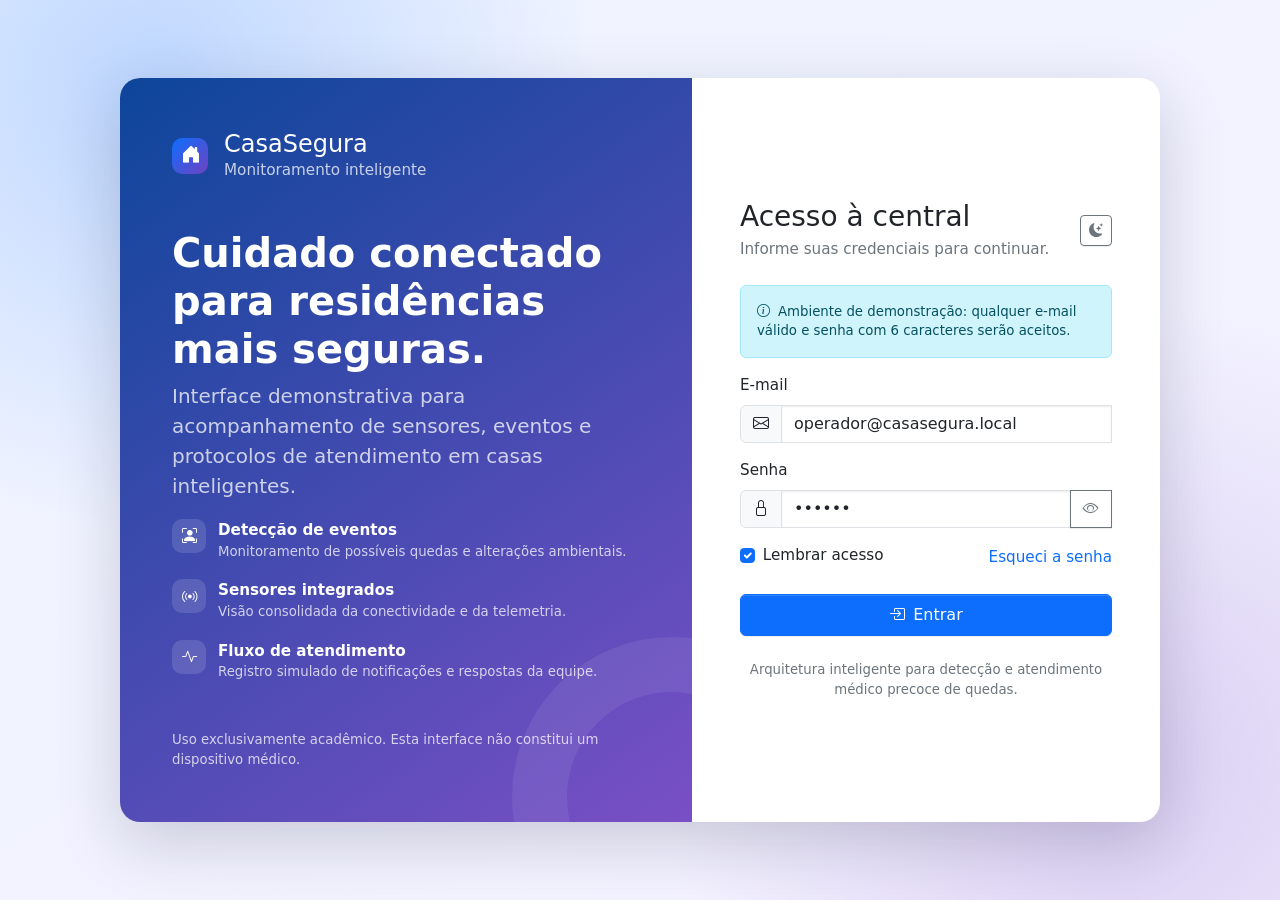
<file: page2/index.html>
<!doctype html>
<html lang="pt-BR" data-bs-theme="light">
<head>
  <meta charset="utf-8">
  <meta name="viewport" content="width=device-width, initial-scale=1">
  <title>Acesso | CasaSegura</title>
  <script>(function(){try{document.documentElement.setAttribute('data-bs-theme',localStorage.getItem('casasegura-theme')||'light')}catch(e){}})();</script>
  <link rel="stylesheet" href="assets/vendor/bootstrap.min.css">
  <link rel="stylesheet" href="assets/vendor/adminlte.min.css">
  <link rel="stylesheet" href="assets/vendor/bootstrap-icons.min.css">
  <link rel="stylesheet" href="assets/css/style.css">
</head>
<body class="login-page-custom">
  <main class="login-shell">
    <section class="login-presentation" aria-labelledby="projectTitle">
      <div class="d-flex align-items-center gap-3 mb-5"><span class="brand-icon"><i class="bi bi-house-door-fill"></i></span><div><h1 class="h4 mb-0" id="projectTitle">CasaSegura</h1><div class="opacity-75">Monitoramento inteligente</div></div></div>
      <h2 class="display-6 fw-bold">Cuidado conectado para residências mais seguras.</h2>
      <p class="lead opacity-75">Interface demonstrativa para acompanhamento de sensores, eventos e protocolos de atendimento em casas inteligentes.</p>
      <div class="login-feature"><i class="bi bi-person-bounding-box"></i><div><strong>Detecção de eventos</strong><div class="opacity-75 small">Monitoramento de possíveis quedas e alterações ambientais.</div></div></div>
      <div class="login-feature"><i class="bi bi-broadcast"></i><div><strong>Sensores integrados</strong><div class="opacity-75 small">Visão consolidada da conectividade e da telemetria.</div></div></div>
      <div class="login-feature"><i class="bi bi-activity"></i><div><strong>Fluxo de atendimento</strong><div class="opacity-75 small">Registro simulado de notificações e respostas da equipe.</div></div></div>
      <p class="small opacity-75 mt-5 mb-0">Uso exclusivamente acadêmico. Esta interface não constitui um dispositivo médico.</p>
    </section>
    <section class="login-form-panel">
      <div>
        <div class="d-flex justify-content-between align-items-center mb-4"><div><h2 class="h3 mb-1">Acesso à central</h2><p class="text-secondary mb-0">Informe suas credenciais para continuar.</p></div><button type="button" class="btn btn-outline-secondary btn-sm" data-ui-toggle="theme" aria-label="Alternar tema"><i class="bi bi-moon-stars-fill" data-theme-icon></i></button></div>
        <div class="alert alert-info small"><i class="bi bi-info-circle me-2"></i>Ambiente de demonstração: qualquer e-mail válido e senha com 6 caracteres serão aceitos.</div>
        <form id="loginForm" class="needs-validation" novalidate>
          <div class="mb-3"><label for="email" class="form-label">E-mail</label><div class="input-group"><span class="input-group-text"><i class="bi bi-envelope"></i></span><input type="email" class="form-control" id="email" value="operador@casasegura.local" required><div class="invalid-feedback">Informe um e-mail válido.</div></div></div>
          <div class="mb-3"><label for="password" class="form-label">Senha</label><div class="input-group"><span class="input-group-text"><i class="bi bi-lock"></i></span><input type="password" class="form-control" id="password" value="123456" minlength="6" required><button class="btn btn-outline-secondary" type="button" id="togglePassword" aria-label="Mostrar ou ocultar senha"><i class="bi bi-eye"></i></button><div class="invalid-feedback">A senha deve possuir pelo menos 6 caracteres.</div></div></div>
          <div class="d-flex justify-content-between align-items-center mb-4"><div class="form-check"><input class="form-check-input" type="checkbox" id="remember" checked><label class="form-check-label" for="remember">Lembrar acesso</label></div><a href="#" data-demo-action="Um link de recuperação seria enviado ao e-mail cadastrado.">Esqueci a senha</a></div>
          <button type="submit" class="btn btn-primary w-100 py-2"><i class="bi bi-box-arrow-in-right me-2"></i>Entrar</button>
        </form>
        <p class="text-center small text-secondary mt-4 mb-0">Arquitetura inteligente para detecção e atendimento médico precoce de quedas.</p>
      </div>
    </section>
  </main>
  <div class="toast-container position-fixed top-0 end-0 p-3" id="toastContainer"></div>
  <script src="assets/vendor/bootstrap.bundle.min.js"></script>
  <script src="assets/js/app.js"></script>
</body>
</html>
</file>
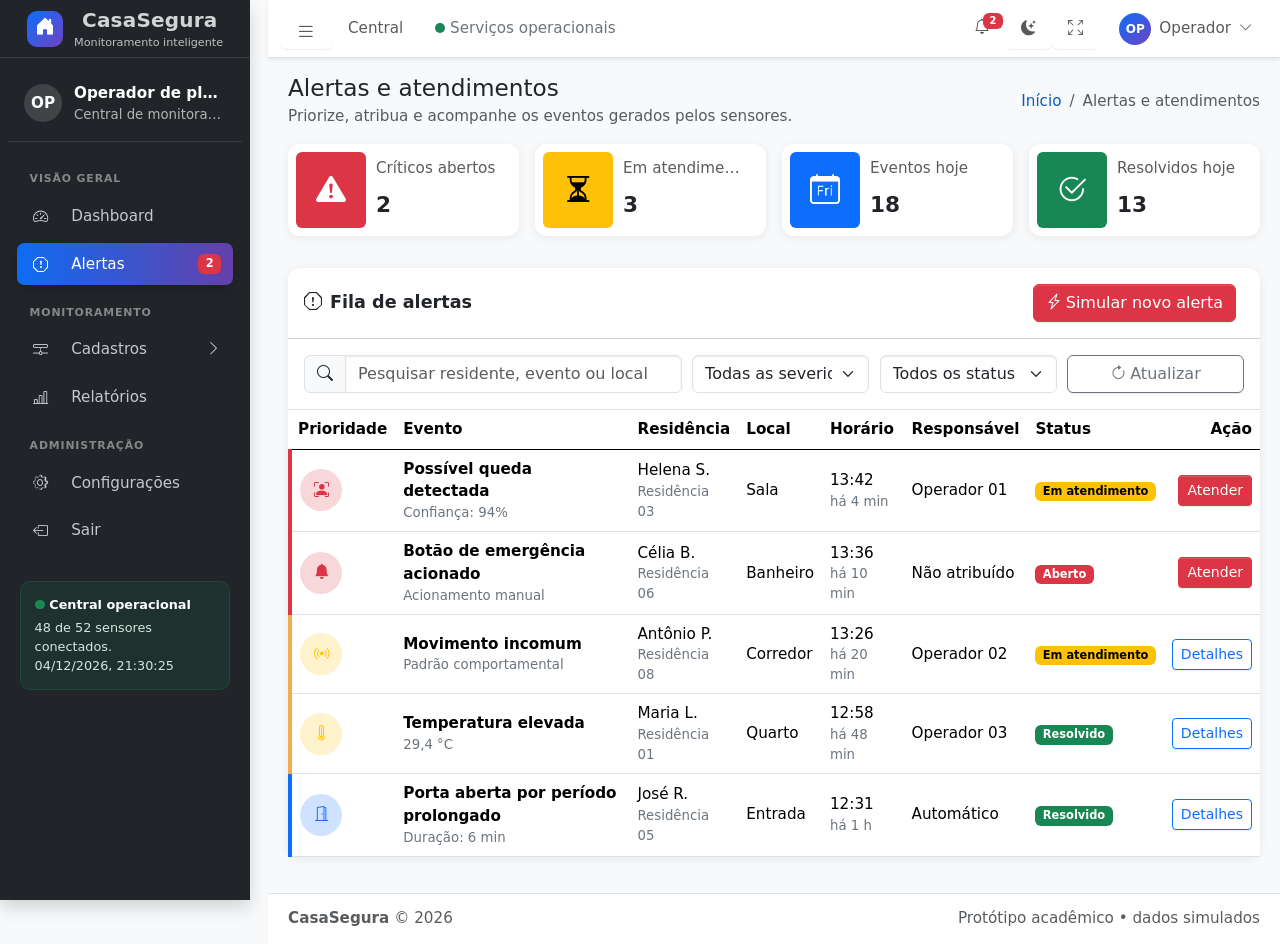
<file: page2/alertas.html>
<!doctype html>
<html lang="pt-BR" data-bs-theme="light">
<head>
  <meta charset="utf-8">
  <meta name="viewport" content="width=device-width, initial-scale=1">
  <meta name="description" content="Protótipo acadêmico de monitoramento de casas inteligentes com AdminLTE.">
  <title>Alertas | CasaSegura</title>
  <script>(function(){try{document.documentElement.setAttribute('data-bs-theme',localStorage.getItem('casasegura-theme')||'light')}catch(e){}})();</script>
  <link rel="stylesheet" href="assets/vendor/bootstrap.min.css">
  <link rel="stylesheet" href="assets/vendor/adminlte.min.css">
  <link rel="stylesheet" href="assets/vendor/bootstrap-icons.min.css">
  <link rel="stylesheet" href="assets/css/style.css">
</head>
<body class="layout-fixed sidebar-expand-lg bg-body-tertiary">
  <div class="app-wrapper">
    <nav class="app-header navbar navbar-expand bg-body shadow-sm">
      <div class="container-fluid">
        <ul class="navbar-nav align-items-center">
          <li class="nav-item"><button class="nav-link btn border-0" type="button" data-ui-toggle="sidebar" aria-label="Abrir ou recolher menu lateral"><i class="bi bi-list fs-5"></i></button></li>
          <li class="nav-item d-none d-md-block"><a href="dashboard.html" class="nav-link">Central</a></li>
          <li class="nav-item d-none d-lg-block"><span class="nav-link text-secondary"><span class="status-dot bg-success"></span>Serviços operacionais</span></li>
        </ul>
        <ul class="navbar-nav ms-auto align-items-center">
          <li class="nav-item dropdown">
            <a class="nav-link position-relative" data-bs-toggle="dropdown" href="#" aria-label="Notificações">
              <i class="bi bi-bell"></i><span class="badge text-bg-danger notification-badge">2</span>
            </a>
            <div class="dropdown-menu dropdown-menu-end dropdown-menu-lg p-0" style="min-width:310px">
              <div class="p-3 border-bottom"><strong>Notificações recentes</strong></div>
              <a href="alertas.html" class="dropdown-item py-3"><div class="d-flex"><i class="bi bi-exclamation-triangle-fill text-danger me-3"></i><div><strong>Possível queda detectada</strong><div class="small text-secondary">Residência 03 • há 4 min</div></div></div></a>
              <a href="dispositivos.html" class="dropdown-item py-3 border-top"><div class="d-flex"><i class="bi bi-battery-half text-warning me-3"></i><div><strong>Bateria abaixo de 20%</strong><div class="small text-secondary">Sensor de porta • há 16 min</div></div></div></a>
              <a href="alertas.html" class="dropdown-item text-center border-top py-2">Ver todos os alertas</a>
            </div>
          </li>
          <li class="nav-item"><button class="nav-link btn border-0" type="button" data-ui-toggle="theme" aria-label="Alternar tema"><i class="bi bi-moon-stars-fill" data-theme-icon></i></button></li>
          <li class="nav-item d-none d-sm-block"><button class="nav-link btn border-0" type="button" data-ui-toggle="fullscreen" aria-label="Tela cheia"><i class="bi bi-arrows-fullscreen"></i></button></li>
          <li class="nav-item dropdown ms-1">
            <a class="nav-link navbar-user" data-bs-toggle="dropdown" href="#"><span class="avatar-circle">OP</span><span class="d-none d-md-inline">Operador</span><i class="bi bi-chevron-down small"></i></a>
            <div class="dropdown-menu dropdown-menu-end">
              <a class="dropdown-item" href="configuracoes.html"><i class="bi bi-gear me-2"></i>Preferências</a>
              <div class="dropdown-divider"></div>
              <a class="dropdown-item" href="index.html"><i class="bi bi-box-arrow-right me-2"></i>Sair</a>
            </div>
          </li>
        </ul>
      </div>
    </nav>

      <aside class="app-sidebar bg-dark shadow" data-bs-theme="dark">
        <a href="dashboard.html" class="sidebar-brand">
          <span class="brand-icon"><i class="bi bi-house-door-fill"></i></span>
          <span class="brand-copy"><span class="brand-text">CasaSegura</span><span class="brand-subtitle">Monitoramento inteligente</span></span>
        </a>
        <div class="sidebar-wrapper">
          <div class="user-panel-custom">
            <span class="avatar-circle">OP</span>
            <div class="meta"><strong>Operador de plantão</strong><small>Central de monitoramento</small></div>
          </div>
          <nav class="mt-1" aria-label="Menu principal">
            <ul class="nav sidebar-menu flex-column" role="menu">
              <li class="nav-header">Visão geral</li>
              <li class="nav-item"><a href="dashboard.html" class="nav-link"><i class="nav-icon bi bi-speedometer2"></i><p>Dashboard</p></a></li>
              <li class="nav-item"><a href="alertas.html" class="nav-link active"><i class="nav-icon bi bi-exclamation-octagon"></i><p>Alertas<span class="badge text-bg-danger ms-auto">2</span></p></a></li>
              <li class="nav-header">Monitoramento</li>
              <li class="nav-item menu-tree">
                <a href="#" class="nav-link" data-ui-treeview>
                  <i class="nav-icon bi bi-hdd-network"></i><p>Cadastros<i class="right bi bi-chevron-right"></i></p>
                </a>
                <ul class="nav nav-treeview">
                  <li class="nav-item"><a href="dispositivos.html" class="nav-link"><i class="nav-icon bi bi-broadcast-pin"></i><p>Dispositivos</p></a></li>
                  <li class="nav-item"><a href="residentes.html" class="nav-link"><i class="nav-icon bi bi-people"></i><p>Residentes</p></a></li>
                </ul>
              </li>
              <li class="nav-item"><a href="relatorios.html" class="nav-link"><i class="nav-icon bi bi-bar-chart-line"></i><p>Relatórios</p></a></li>
              <li class="nav-header">Administração</li>
              <li class="nav-item"><a href="configuracoes.html" class="nav-link"><i class="nav-icon bi bi-gear"></i><p>Configurações</p></a></li>
              <li class="nav-item"><a href="index.html" class="nav-link"><i class="nav-icon bi bi-box-arrow-left"></i><p>Sair</p></a></li>
            </ul>
          </nav>
          <div class="sidebar-status-card">
            <strong><span class="status-dot bg-success"></span>Central operacional</strong>
            48 de 52 sensores conectados.<br><span data-current-time></span>
          </div>
        </div>
      </aside>
    <div class="sidebar-overlay" id="sidebarOverlay"></div>
    <main class="app-main">
      <div class="app-content-header">
        <div class="container-fluid">
          <div class="row align-items-center g-2">
            <div class="col-sm-8 page-title-wrap"><h1>Alertas e atendimentos</h1><p>Priorize, atribua e acompanhe os eventos gerados pelos sensores.</p></div>
            <div class="col-sm-4"><ol class="breadcrumb float-sm-end mb-0"><li class="breadcrumb-item"><a href="dashboard.html">Início</a></li><li class="breadcrumb-item active" aria-current="page">Alertas e atendimentos</li></ol></div>
          </div>
        </div>
      </div>
      <div class="app-content"><div class="container-fluid">
<div class="row g-3 mb-3"><div class="col-sm-6 col-xl-3"><div class="info-box"><span class="info-box-icon text-bg-danger"><i class="bi bi-exclamation-triangle-fill"></i></span><div class="info-box-content"><span class="info-box-text">Críticos abertos</span><span class="info-box-number">2</span></div></div></div><div class="col-sm-6 col-xl-3"><div class="info-box"><span class="info-box-icon text-bg-warning"><i class="bi bi-hourglass-split"></i></span><div class="info-box-content"><span class="info-box-text">Em atendimento</span><span class="info-box-number">3</span></div></div></div><div class="col-sm-6 col-xl-3"><div class="info-box"><span class="info-box-icon text-bg-primary"><i class="bi bi-calendar-day"></i></span><div class="info-box-content"><span class="info-box-text">Eventos hoje</span><span class="info-box-number">18</span></div></div></div><div class="col-sm-6 col-xl-3"><div class="info-box"><span class="info-box-icon text-bg-success"><i class="bi bi-check2-circle"></i></span><div class="info-box-content"><span class="info-box-text">Resolvidos hoje</span><span class="info-box-number">13</span></div></div></div></div>
<section class="card"><div class="card-header d-flex flex-wrap gap-2 align-items-center"><h2 class="card-title"><i class="bi bi-exclamation-octagon me-2"></i>Fila de alertas</h2><button class="btn btn-danger ms-auto" id="simulateAlert"><i class="bi bi-lightning-charge me-1"></i>Simular novo alerta</button></div><div class="card-body border-bottom"><div class="filter-toolbar"><div class="input-group"><span class="input-group-text"><i class="bi bi-search"></i></span><input id="alertSearch" class="form-control" type="search" placeholder="Pesquisar residente, evento ou local"></div><select id="alertSeverity" class="form-select"><option value="">Todas as severidades</option><option value="critico">Crítico</option><option value="atencao">Atenção</option><option value="informativo">Informativo</option></select><select id="alertStatus" class="form-select"><option value="">Todos os status</option><option value="aberto">Aberto</option><option value="atendimento">Em atendimento</option><option value="resolvido">Resolvido</option></select><button class="btn btn-outline-secondary" data-demo-action="A fila foi atualizada com os dados simulados mais recentes."><i class="bi bi-arrow-clockwise me-1"></i>Atualizar</button></div></div><div class="table-responsive"><table class="table table-hover mb-0"><thead><tr><th>Prioridade</th><th>Evento</th><th>Residência</th><th>Local</th><th>Horário</th><th>Responsável</th><th>Status</th><th class="text-end">Ação</th></tr></thead><tbody id="alertsTableBody">
<tr class="alert-row" data-severity="critico" data-status="atendimento" data-title="Possível queda detectada" data-resident="Helena S. — Residência 03" data-location="Sala" data-time="16/07/2026 13:42:08" data-description="Padrão de queda identificado por sensor mmWave e confirmado por ausência de movimento subsequente."><td><span class="severity-icon bg-danger-subtle text-danger"><i class="bi bi-person-bounding-box"></i></span></td><td><strong>Possível queda detectada</strong><div class="small text-secondary">Confiança: 94%</div></td><td>Helena S.<div class="small text-secondary">Residência 03</div></td><td>Sala</td><td>13:42<div class="small text-secondary">há 4 min</div></td><td>Operador 01</td><td><span class="badge text-bg-warning" data-alert-status-badge>Em atendimento</span></td><td class="text-end"><button class="btn btn-sm btn-danger" data-alert-details>Atender</button></td></tr>
<tr class="alert-row" data-severity="critico" data-status="aberto" data-title="Botão de emergência acionado" data-resident="Célia B. — Residência 06" data-location="Banheiro" data-time="16/07/2026 13:36:54" data-description="Botão físico de emergência foi pressionado uma vez e não houve cancelamento em 30 segundos."><td><span class="severity-icon bg-danger-subtle text-danger"><i class="bi bi-bell-fill"></i></span></td><td><strong>Botão de emergência acionado</strong><div class="small text-secondary">Acionamento manual</div></td><td>Célia B.<div class="small text-secondary">Residência 06</div></td><td>Banheiro</td><td>13:36<div class="small text-secondary">há 10 min</div></td><td>Não atribuído</td><td><span class="badge text-bg-danger" data-alert-status-badge>Aberto</span></td><td class="text-end"><button class="btn btn-sm btn-danger" data-alert-details>Atender</button></td></tr>
<tr class="alert-row" data-severity="atencao" data-status="atendimento" data-title="Movimento incomum" data-resident="Antônio P. — Residência 08" data-location="Corredor" data-time="16/07/2026 13:26:11" data-description="Foram detectadas múltiplas transições rápidas entre o quarto e o corredor fora do padrão habitual."><td><span class="severity-icon bg-warning-subtle text-warning"><i class="bi bi-broadcast"></i></span></td><td><strong>Movimento incomum</strong><div class="small text-secondary">Padrão comportamental</div></td><td>Antônio P.<div class="small text-secondary">Residência 08</div></td><td>Corredor</td><td>13:26<div class="small text-secondary">há 20 min</div></td><td>Operador 02</td><td><span class="badge text-bg-warning" data-alert-status-badge>Em atendimento</span></td><td class="text-end"><button class="btn btn-sm btn-outline-primary" data-alert-details>Detalhes</button></td></tr>
<tr class="alert-row" data-severity="atencao" data-status="resolvido" data-title="Temperatura elevada" data-resident="Maria L. — Residência 01" data-location="Quarto" data-time="16/07/2026 12:58:40" data-description="Temperatura permaneceu acima de 29 °C por 18 minutos. Familiar confirmou abertura da janela e normalização."><td><span class="severity-icon bg-warning-subtle text-warning"><i class="bi bi-thermometer-high"></i></span></td><td><strong>Temperatura elevada</strong><div class="small text-secondary">29,4 °C</div></td><td>Maria L.<div class="small text-secondary">Residência 01</div></td><td>Quarto</td><td>12:58<div class="small text-secondary">há 48 min</div></td><td>Operador 03</td><td><span class="badge text-bg-success" data-alert-status-badge>Resolvido</span></td><td class="text-end"><button class="btn btn-sm btn-outline-primary" data-alert-details>Detalhes</button></td></tr>
<tr class="alert-row" data-severity="informativo" data-status="resolvido" data-title="Porta aberta por período prolongado" data-resident="José R. — Residência 05" data-location="Entrada" data-time="16/07/2026 12:31:19" data-description="A porta principal permaneceu aberta por mais de cinco minutos. O residente confirmou recebimento de entrega."><td><span class="severity-icon bg-primary-subtle text-primary"><i class="bi bi-door-open"></i></span></td><td><strong>Porta aberta por período prolongado</strong><div class="small text-secondary">Duração: 6 min</div></td><td>José R.<div class="small text-secondary">Residência 05</div></td><td>Entrada</td><td>12:31<div class="small text-secondary">há 1 h</div></td><td>Automático</td><td><span class="badge text-bg-success" data-alert-status-badge>Resolvido</span></td><td class="text-end"><button class="btn btn-sm btn-outline-primary" data-alert-details>Detalhes</button></td></tr>
</tbody></table></div></section>
<div class="modal fade" id="alertDetailsModal" tabindex="-1"><div class="modal-dialog modal-lg modal-dialog-centered"><div class="modal-content"><div class="modal-header"><h2 class="modal-title fs-5" id="alertModalTitle">Detalhes do alerta</h2><button class="btn-close" data-bs-dismiss="modal"></button></div><div class="modal-body"><div class="alert alert-warning"><i class="bi bi-shield-exclamation me-2"></i>Fluxo demonstrativo. Não utilize esta interface para emergências reais.</div><div class="row g-3"><div class="col-md-6"><div class="kpi-mini mb-3"><small class="text-secondary d-block">Residente</small><strong id="alertModalResident"></strong></div><div class="kpi-mini mb-3"><small class="text-secondary d-block">Local</small><strong id="alertModalLocation"></strong></div><div class="kpi-mini"><small class="text-secondary d-block">Data e hora</small><strong id="alertModalTime"></strong></div></div><div class="col-md-6"><label class="form-label" for="alertAssignee">Atribuir atendimento</label><select class="form-select mb-3" id="alertAssignee"><option>Operador 01</option><option>Operador 02</option><option>Equipe de apoio A</option><option>Familiar de referência</option></select><label class="form-label" for="alertNotes">Registro do atendimento</label><textarea class="form-control" id="alertNotes" rows="3" placeholder="Descreva as providências tomadas..."></textarea></div></div><hr><h3 class="h6">Descrição do evento</h3><p id="alertModalDescription" class="text-secondary"></p></div><div class="modal-footer"><button class="btn btn-secondary" data-bs-dismiss="modal">Fechar</button><button class="btn btn-outline-primary" data-demo-action="Contato simulado iniciado pelo alto-falante da residência."><i class="bi bi-mic me-1"></i>Iniciar contato</button><button class="btn btn-success" id="resolveAlert"><i class="bi bi-check2-circle me-1"></i>Marcar como resolvido</button></div></div></div></div>
</div></div>
    </main>
    <footer class="app-footer"><div class="float-end d-none d-sm-inline">Protótipo acadêmico • dados simulados</div><strong>CasaSegura</strong> &copy; <span data-current-year></span></footer>
  </div>
  <div class="toast-container position-fixed top-0 end-0 p-3" id="toastContainer"></div>
  <script src="assets/vendor/bootstrap.bundle.min.js"></script>
  <script src="assets/js/app.js"></script>
</body>
</html>
</file>
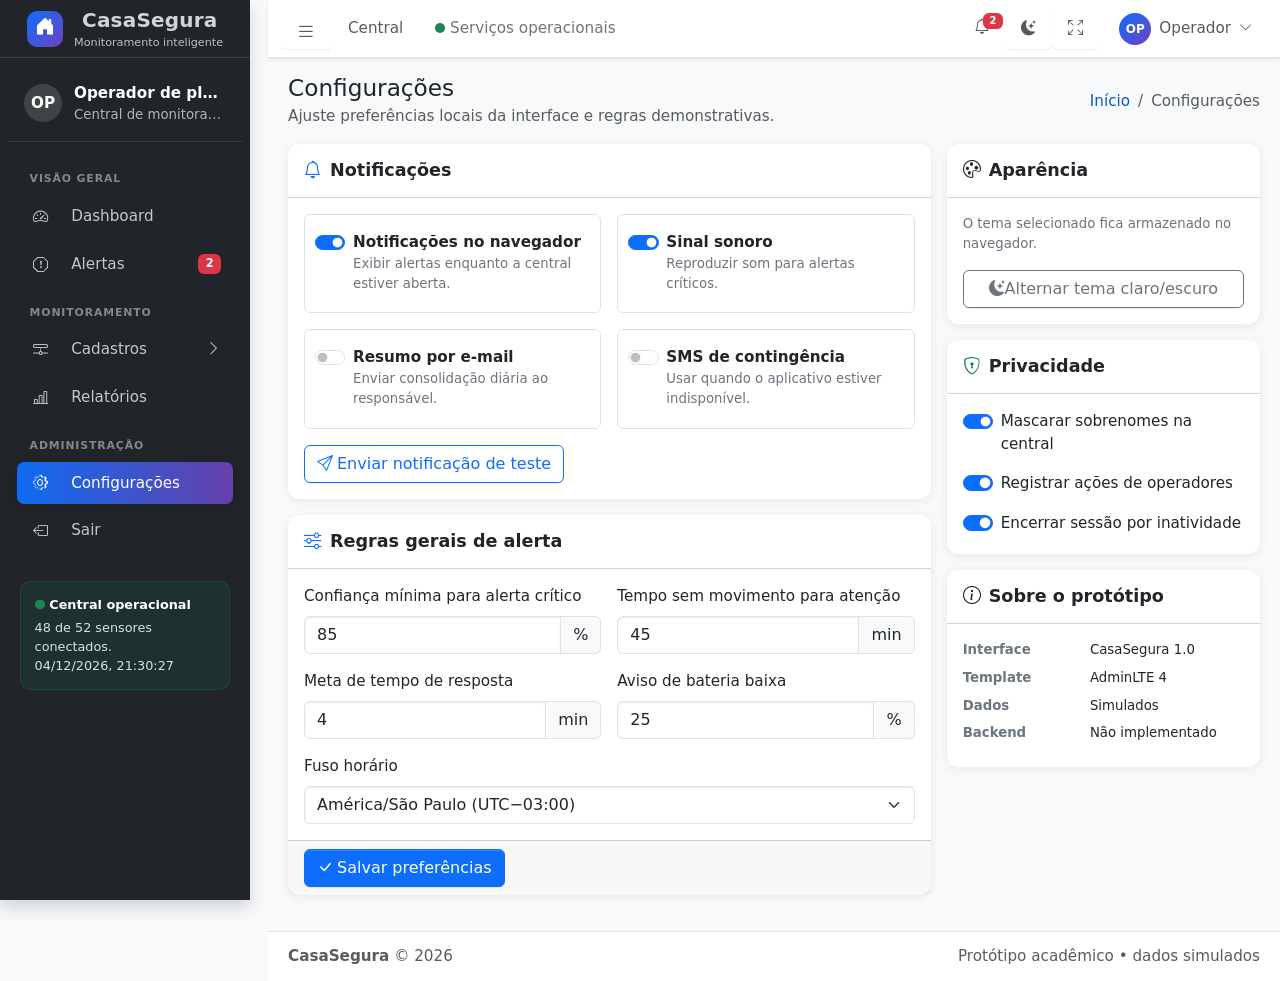
<file: page2/configuracoes.html>
<!doctype html>
<html lang="pt-BR" data-bs-theme="light">
<head>
  <meta charset="utf-8">
  <meta name="viewport" content="width=device-width, initial-scale=1">
  <meta name="description" content="Protótipo acadêmico de monitoramento de casas inteligentes com AdminLTE.">
  <title>Configurações | CasaSegura</title>
  <script>(function(){try{document.documentElement.setAttribute('data-bs-theme',localStorage.getItem('casasegura-theme')||'light')}catch(e){}})();</script>
  <link rel="stylesheet" href="assets/vendor/bootstrap.min.css">
  <link rel="stylesheet" href="assets/vendor/adminlte.min.css">
  <link rel="stylesheet" href="assets/vendor/bootstrap-icons.min.css">
  <link rel="stylesheet" href="assets/css/style.css">
</head>
<body class="layout-fixed sidebar-expand-lg bg-body-tertiary">
  <div class="app-wrapper">
    <nav class="app-header navbar navbar-expand bg-body shadow-sm">
      <div class="container-fluid">
        <ul class="navbar-nav align-items-center">
          <li class="nav-item"><button class="nav-link btn border-0" type="button" data-ui-toggle="sidebar" aria-label="Abrir ou recolher menu lateral"><i class="bi bi-list fs-5"></i></button></li>
          <li class="nav-item d-none d-md-block"><a href="dashboard.html" class="nav-link">Central</a></li>
          <li class="nav-item d-none d-lg-block"><span class="nav-link text-secondary"><span class="status-dot bg-success"></span>Serviços operacionais</span></li>
        </ul>
        <ul class="navbar-nav ms-auto align-items-center">
          <li class="nav-item dropdown">
            <a class="nav-link position-relative" data-bs-toggle="dropdown" href="#" aria-label="Notificações">
              <i class="bi bi-bell"></i><span class="badge text-bg-danger notification-badge">2</span>
            </a>
            <div class="dropdown-menu dropdown-menu-end dropdown-menu-lg p-0" style="min-width:310px">
              <div class="p-3 border-bottom"><strong>Notificações recentes</strong></div>
              <a href="alertas.html" class="dropdown-item py-3"><div class="d-flex"><i class="bi bi-exclamation-triangle-fill text-danger me-3"></i><div><strong>Possível queda detectada</strong><div class="small text-secondary">Residência 03 • há 4 min</div></div></div></a>
              <a href="dispositivos.html" class="dropdown-item py-3 border-top"><div class="d-flex"><i class="bi bi-battery-half text-warning me-3"></i><div><strong>Bateria abaixo de 20%</strong><div class="small text-secondary">Sensor de porta • há 16 min</div></div></div></a>
              <a href="alertas.html" class="dropdown-item text-center border-top py-2">Ver todos os alertas</a>
            </div>
          </li>
          <li class="nav-item"><button class="nav-link btn border-0" type="button" data-ui-toggle="theme" aria-label="Alternar tema"><i class="bi bi-moon-stars-fill" data-theme-icon></i></button></li>
          <li class="nav-item d-none d-sm-block"><button class="nav-link btn border-0" type="button" data-ui-toggle="fullscreen" aria-label="Tela cheia"><i class="bi bi-arrows-fullscreen"></i></button></li>
          <li class="nav-item dropdown ms-1">
            <a class="nav-link navbar-user" data-bs-toggle="dropdown" href="#"><span class="avatar-circle">OP</span><span class="d-none d-md-inline">Operador</span><i class="bi bi-chevron-down small"></i></a>
            <div class="dropdown-menu dropdown-menu-end">
              <a class="dropdown-item" href="configuracoes.html"><i class="bi bi-gear me-2"></i>Preferências</a>
              <div class="dropdown-divider"></div>
              <a class="dropdown-item" href="index.html"><i class="bi bi-box-arrow-right me-2"></i>Sair</a>
            </div>
          </li>
        </ul>
      </div>
    </nav>

      <aside class="app-sidebar bg-dark shadow" data-bs-theme="dark">
        <a href="dashboard.html" class="sidebar-brand">
          <span class="brand-icon"><i class="bi bi-house-door-fill"></i></span>
          <span class="brand-copy"><span class="brand-text">CasaSegura</span><span class="brand-subtitle">Monitoramento inteligente</span></span>
        </a>
        <div class="sidebar-wrapper">
          <div class="user-panel-custom">
            <span class="avatar-circle">OP</span>
            <div class="meta"><strong>Operador de plantão</strong><small>Central de monitoramento</small></div>
          </div>
          <nav class="mt-1" aria-label="Menu principal">
            <ul class="nav sidebar-menu flex-column" role="menu">
              <li class="nav-header">Visão geral</li>
              <li class="nav-item"><a href="dashboard.html" class="nav-link"><i class="nav-icon bi bi-speedometer2"></i><p>Dashboard</p></a></li>
              <li class="nav-item"><a href="alertas.html" class="nav-link"><i class="nav-icon bi bi-exclamation-octagon"></i><p>Alertas<span class="badge text-bg-danger ms-auto">2</span></p></a></li>
              <li class="nav-header">Monitoramento</li>
              <li class="nav-item menu-tree">
                <a href="#" class="nav-link" data-ui-treeview>
                  <i class="nav-icon bi bi-hdd-network"></i><p>Cadastros<i class="right bi bi-chevron-right"></i></p>
                </a>
                <ul class="nav nav-treeview">
                  <li class="nav-item"><a href="dispositivos.html" class="nav-link"><i class="nav-icon bi bi-broadcast-pin"></i><p>Dispositivos</p></a></li>
                  <li class="nav-item"><a href="residentes.html" class="nav-link"><i class="nav-icon bi bi-people"></i><p>Residentes</p></a></li>
                </ul>
              </li>
              <li class="nav-item"><a href="relatorios.html" class="nav-link"><i class="nav-icon bi bi-bar-chart-line"></i><p>Relatórios</p></a></li>
              <li class="nav-header">Administração</li>
              <li class="nav-item"><a href="configuracoes.html" class="nav-link active"><i class="nav-icon bi bi-gear"></i><p>Configurações</p></a></li>
              <li class="nav-item"><a href="index.html" class="nav-link"><i class="nav-icon bi bi-box-arrow-left"></i><p>Sair</p></a></li>
            </ul>
          </nav>
          <div class="sidebar-status-card">
            <strong><span class="status-dot bg-success"></span>Central operacional</strong>
            48 de 52 sensores conectados.<br><span data-current-time></span>
          </div>
        </div>
      </aside>
    <div class="sidebar-overlay" id="sidebarOverlay"></div>
    <main class="app-main">
      <div class="app-content-header">
        <div class="container-fluid">
          <div class="row align-items-center g-2">
            <div class="col-sm-8 page-title-wrap"><h1>Configurações</h1><p>Ajuste preferências locais da interface e regras demonstrativas.</p></div>
            <div class="col-sm-4"><ol class="breadcrumb float-sm-end mb-0"><li class="breadcrumb-item"><a href="dashboard.html">Início</a></li><li class="breadcrumb-item active" aria-current="page">Configurações</li></ol></div>
          </div>
        </div>
      </div>
      <div class="app-content"><div class="container-fluid">
<form id="settingsForm"><div class="row g-3"><div class="col-xl-8"><section class="card mb-3"><div class="card-header"><h2 class="card-title"><i class="bi bi-bell me-2 text-primary"></i>Notificações</h2></div><div class="card-body"><div class="row g-3"><div class="col-md-6"><div class="form-check form-switch border rounded p-3 ps-5 h-100"><input class="form-check-input" type="checkbox" name="notifyBrowser" id="notifyBrowser" checked><label class="form-check-label" for="notifyBrowser"><strong>Notificações no navegador</strong><span class="d-block small text-secondary">Exibir alertas enquanto a central estiver aberta.</span></label></div></div><div class="col-md-6"><div class="form-check form-switch border rounded p-3 ps-5 h-100"><input class="form-check-input" type="checkbox" name="notifySound" id="notifySound" checked><label class="form-check-label" for="notifySound"><strong>Sinal sonoro</strong><span class="d-block small text-secondary">Reproduzir som para alertas críticos.</span></label></div></div><div class="col-md-6"><div class="form-check form-switch border rounded p-3 ps-5 h-100"><input class="form-check-input" type="checkbox" name="notifyEmail" id="notifyEmail"><label class="form-check-label" for="notifyEmail"><strong>Resumo por e-mail</strong><span class="d-block small text-secondary">Enviar consolidação diária ao responsável.</span></label></div></div><div class="col-md-6"><div class="form-check form-switch border rounded p-3 ps-5 h-100"><input class="form-check-input" type="checkbox" name="notifySms" id="notifySms"><label class="form-check-label" for="notifySms"><strong>SMS de contingência</strong><span class="d-block small text-secondary">Usar quando o aplicativo estiver indisponível.</span></label></div></div></div><button type="button" class="btn btn-outline-primary mt-3" id="sendTestNotification"><i class="bi bi-send me-1"></i>Enviar notificação de teste</button></div></section><section class="card"><div class="card-header"><h2 class="card-title"><i class="bi bi-sliders me-2 text-primary"></i>Regras gerais de alerta</h2></div><div class="card-body"><div class="row g-3"><div class="col-md-6"><label class="form-label" for="criticalThreshold">Confiança mínima para alerta crítico</label><div class="input-group"><input type="number" class="form-control" name="criticalThreshold" id="criticalThreshold" value="85" min="50" max="100"><span class="input-group-text">%</span></div></div><div class="col-md-6"><label class="form-label" for="absenceMinutes">Tempo sem movimento para atenção</label><div class="input-group"><input type="number" class="form-control" name="absenceMinutes" id="absenceMinutes" value="45" min="5"><span class="input-group-text">min</span></div></div><div class="col-md-6"><label class="form-label" for="responseTarget">Meta de tempo de resposta</label><div class="input-group"><input type="number" class="form-control" name="responseTarget" id="responseTarget" value="4" min="1"><span class="input-group-text">min</span></div></div><div class="col-md-6"><label class="form-label" for="batteryThreshold">Aviso de bateria baixa</label><div class="input-group"><input type="number" class="form-control" name="batteryThreshold" id="batteryThreshold" value="25" min="5" max="50"><span class="input-group-text">%</span></div></div><div class="col-12"><label class="form-label" for="timezone">Fuso horário</label><select class="form-select" name="timezone" id="timezone"><option value="America/Sao_Paulo">América/São Paulo (UTC−03:00)</option><option value="UTC">UTC</option></select></div></div></div><div class="card-footer"><button class="btn btn-primary" type="submit"><i class="bi bi-check-lg me-1"></i>Salvar preferências</button></div></section></div><div class="col-xl-4"><section class="card mb-3"><div class="card-header"><h2 class="card-title"><i class="bi bi-palette me-2"></i>Aparência</h2></div><div class="card-body"><p class="small text-secondary">O tema selecionado fica armazenado no navegador.</p><button type="button" class="btn btn-outline-secondary w-100" data-ui-toggle="theme"><i class="bi bi-moon-stars-fill me-1" data-theme-icon></i>Alternar tema claro/escuro</button></div></section><section class="card mb-3"><div class="card-header"><h2 class="card-title"><i class="bi bi-shield-lock me-2 text-success"></i>Privacidade</h2></div><div class="card-body"><div class="form-check form-switch mb-3"><input class="form-check-input" type="checkbox" name="maskNames" id="maskNames" checked><label class="form-check-label" for="maskNames">Mascarar sobrenomes na central</label></div><div class="form-check form-switch mb-3"><input class="form-check-input" type="checkbox" name="auditLog" id="auditLog" checked><label class="form-check-label" for="auditLog">Registrar ações de operadores</label></div><div class="form-check form-switch"><input class="form-check-input" type="checkbox" name="autoLogout" id="autoLogout" checked><label class="form-check-label" for="autoLogout">Encerrar sessão por inatividade</label></div></div></section><section class="card"><div class="card-header"><h2 class="card-title"><i class="bi bi-info-circle me-2"></i>Sobre o protótipo</h2></div><div class="card-body small"><dl class="row mb-0"><dt class="col-5 text-secondary">Interface</dt><dd class="col-7">CasaSegura 1.0</dd><dt class="col-5 text-secondary">Template</dt><dd class="col-7">AdminLTE 4</dd><dt class="col-5 text-secondary">Dados</dt><dd class="col-7">Simulados</dd><dt class="col-5 text-secondary">Backend</dt><dd class="col-7">Não implementado</dd></dl></div></section></div></div></form>
</div></div>
    </main>
    <footer class="app-footer"><div class="float-end d-none d-sm-inline">Protótipo acadêmico • dados simulados</div><strong>CasaSegura</strong> &copy; <span data-current-year></span></footer>
  </div>
  <div class="toast-container position-fixed top-0 end-0 p-3" id="toastContainer"></div>
  <script src="assets/vendor/bootstrap.bundle.min.js"></script>
  <script src="assets/js/app.js"></script>
</body>
</html>
</file>
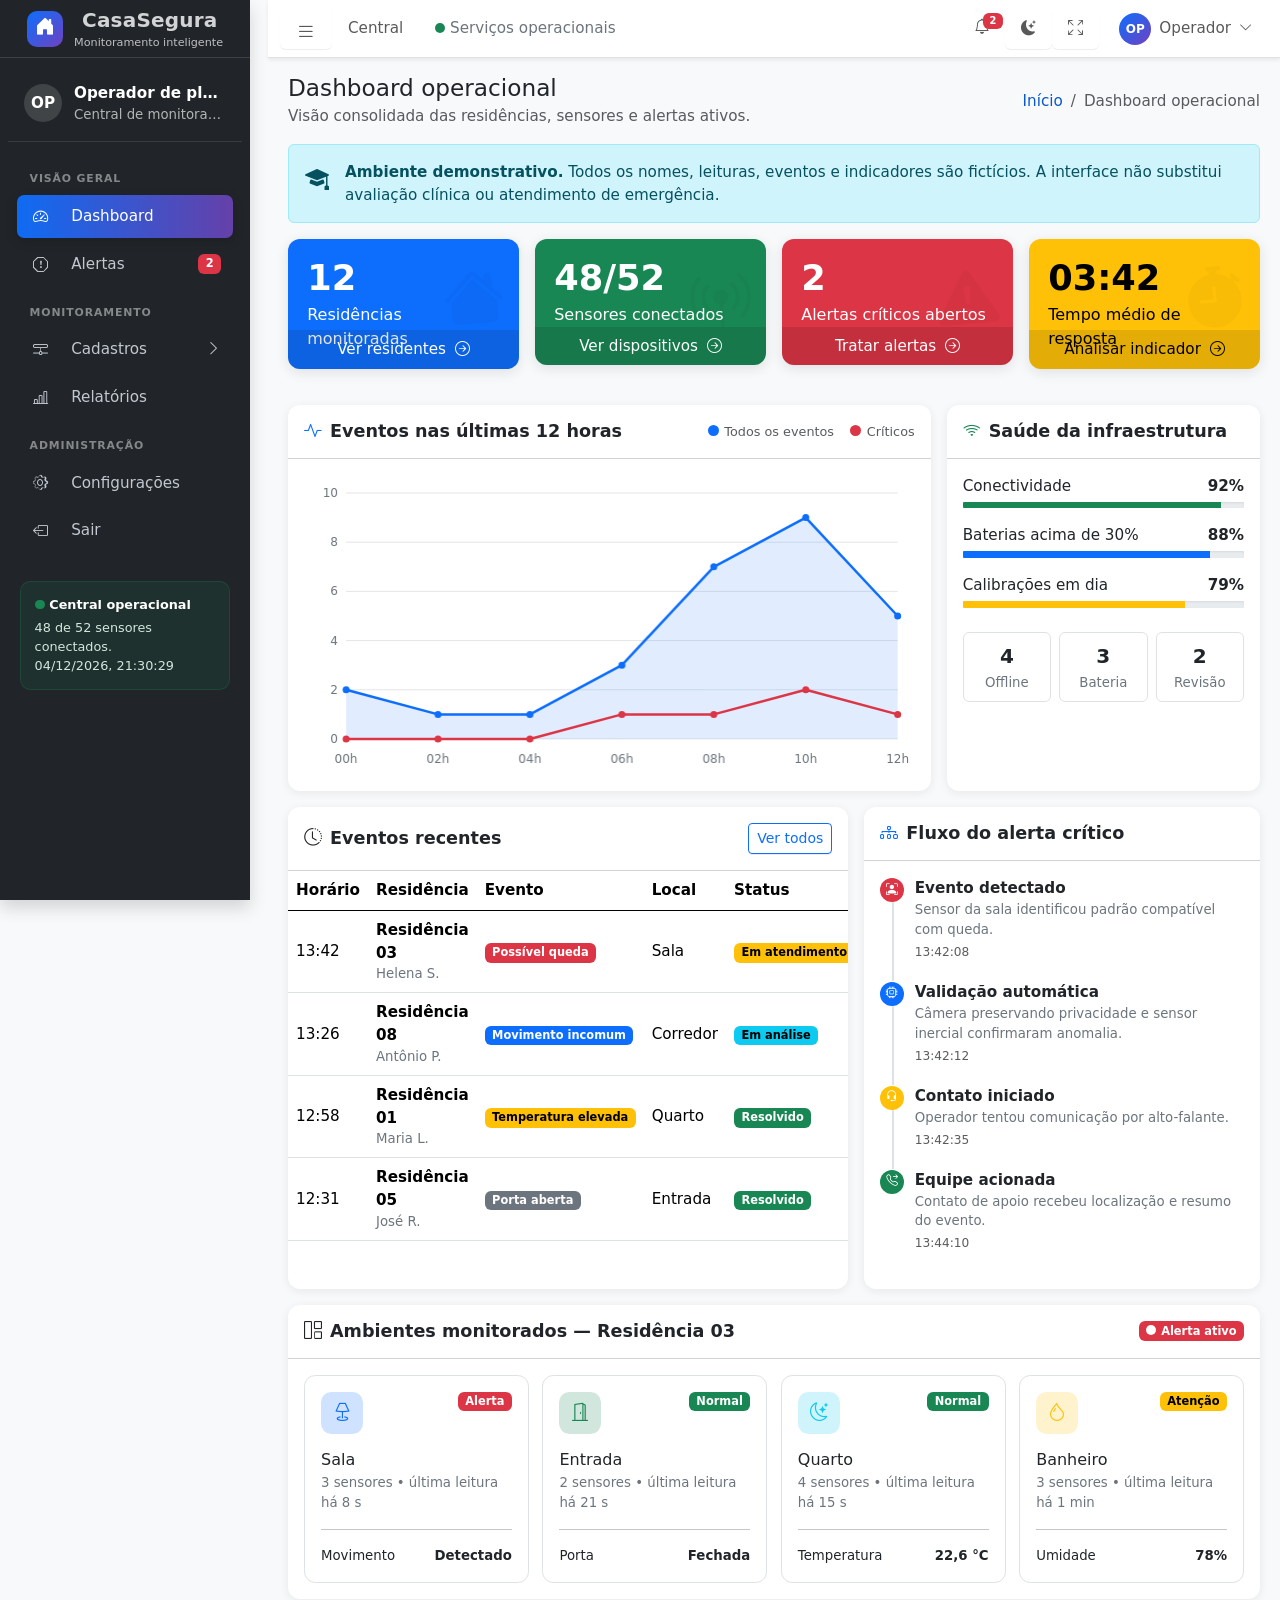
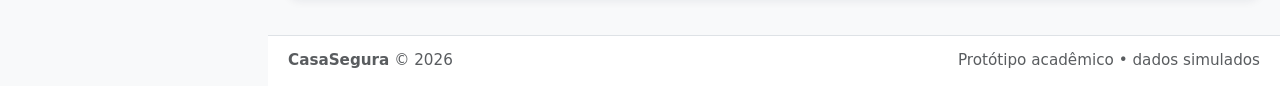
<file: page2/dashboard.html>
<!doctype html>
<html lang="pt-BR" data-bs-theme="light">
<head>
  <meta charset="utf-8">
  <meta name="viewport" content="width=device-width, initial-scale=1">
  <meta name="description" content="Protótipo acadêmico de monitoramento de casas inteligentes com AdminLTE.">
  <title>Dashboard | CasaSegura</title>
  <script>(function(){try{document.documentElement.setAttribute('data-bs-theme',localStorage.getItem('casasegura-theme')||'light')}catch(e){}})();</script>
  <link rel="stylesheet" href="assets/vendor/bootstrap.min.css">
  <link rel="stylesheet" href="assets/vendor/adminlte.min.css">
  <link rel="stylesheet" href="assets/vendor/bootstrap-icons.min.css">
  <link rel="stylesheet" href="assets/css/style.css">
</head>
<body class="layout-fixed sidebar-expand-lg bg-body-tertiary">
  <div class="app-wrapper">
    <nav class="app-header navbar navbar-expand bg-body shadow-sm">
      <div class="container-fluid">
        <ul class="navbar-nav align-items-center">
          <li class="nav-item"><button class="nav-link btn border-0" type="button" data-ui-toggle="sidebar" aria-label="Abrir ou recolher menu lateral"><i class="bi bi-list fs-5"></i></button></li>
          <li class="nav-item d-none d-md-block"><a href="dashboard.html" class="nav-link">Central</a></li>
          <li class="nav-item d-none d-lg-block"><span class="nav-link text-secondary"><span class="status-dot bg-success"></span>Serviços operacionais</span></li>
        </ul>
        <ul class="navbar-nav ms-auto align-items-center">
          <li class="nav-item dropdown">
            <a class="nav-link position-relative" data-bs-toggle="dropdown" href="#" aria-label="Notificações">
              <i class="bi bi-bell"></i><span class="badge text-bg-danger notification-badge">2</span>
            </a>
            <div class="dropdown-menu dropdown-menu-end dropdown-menu-lg p-0" style="min-width:310px">
              <div class="p-3 border-bottom"><strong>Notificações recentes</strong></div>
              <a href="alertas.html" class="dropdown-item py-3"><div class="d-flex"><i class="bi bi-exclamation-triangle-fill text-danger me-3"></i><div><strong>Possível queda detectada</strong><div class="small text-secondary">Residência 03 • há 4 min</div></div></div></a>
              <a href="dispositivos.html" class="dropdown-item py-3 border-top"><div class="d-flex"><i class="bi bi-battery-half text-warning me-3"></i><div><strong>Bateria abaixo de 20%</strong><div class="small text-secondary">Sensor de porta • há 16 min</div></div></div></a>
              <a href="alertas.html" class="dropdown-item text-center border-top py-2">Ver todos os alertas</a>
            </div>
          </li>
          <li class="nav-item"><button class="nav-link btn border-0" type="button" data-ui-toggle="theme" aria-label="Alternar tema"><i class="bi bi-moon-stars-fill" data-theme-icon></i></button></li>
          <li class="nav-item d-none d-sm-block"><button class="nav-link btn border-0" type="button" data-ui-toggle="fullscreen" aria-label="Tela cheia"><i class="bi bi-arrows-fullscreen"></i></button></li>
          <li class="nav-item dropdown ms-1">
            <a class="nav-link navbar-user" data-bs-toggle="dropdown" href="#"><span class="avatar-circle">OP</span><span class="d-none d-md-inline">Operador</span><i class="bi bi-chevron-down small"></i></a>
            <div class="dropdown-menu dropdown-menu-end">
              <a class="dropdown-item" href="configuracoes.html"><i class="bi bi-gear me-2"></i>Preferências</a>
              <div class="dropdown-divider"></div>
              <a class="dropdown-item" href="index.html"><i class="bi bi-box-arrow-right me-2"></i>Sair</a>
            </div>
          </li>
        </ul>
      </div>
    </nav>

      <aside class="app-sidebar bg-dark shadow" data-bs-theme="dark">
        <a href="dashboard.html" class="sidebar-brand">
          <span class="brand-icon"><i class="bi bi-house-door-fill"></i></span>
          <span class="brand-copy"><span class="brand-text">CasaSegura</span><span class="brand-subtitle">Monitoramento inteligente</span></span>
        </a>
        <div class="sidebar-wrapper">
          <div class="user-panel-custom">
            <span class="avatar-circle">OP</span>
            <div class="meta"><strong>Operador de plantão</strong><small>Central de monitoramento</small></div>
          </div>
          <nav class="mt-1" aria-label="Menu principal">
            <ul class="nav sidebar-menu flex-column" role="menu">
              <li class="nav-header">Visão geral</li>
              <li class="nav-item"><a href="dashboard.html" class="nav-link active"><i class="nav-icon bi bi-speedometer2"></i><p>Dashboard</p></a></li>
              <li class="nav-item"><a href="alertas.html" class="nav-link"><i class="nav-icon bi bi-exclamation-octagon"></i><p>Alertas<span class="badge text-bg-danger ms-auto">2</span></p></a></li>
              <li class="nav-header">Monitoramento</li>
              <li class="nav-item menu-tree">
                <a href="#" class="nav-link" data-ui-treeview>
                  <i class="nav-icon bi bi-hdd-network"></i><p>Cadastros<i class="right bi bi-chevron-right"></i></p>
                </a>
                <ul class="nav nav-treeview">
                  <li class="nav-item"><a href="dispositivos.html" class="nav-link"><i class="nav-icon bi bi-broadcast-pin"></i><p>Dispositivos</p></a></li>
                  <li class="nav-item"><a href="residentes.html" class="nav-link"><i class="nav-icon bi bi-people"></i><p>Residentes</p></a></li>
                </ul>
              </li>
              <li class="nav-item"><a href="relatorios.html" class="nav-link"><i class="nav-icon bi bi-bar-chart-line"></i><p>Relatórios</p></a></li>
              <li class="nav-header">Administração</li>
              <li class="nav-item"><a href="configuracoes.html" class="nav-link"><i class="nav-icon bi bi-gear"></i><p>Configurações</p></a></li>
              <li class="nav-item"><a href="index.html" class="nav-link"><i class="nav-icon bi bi-box-arrow-left"></i><p>Sair</p></a></li>
            </ul>
          </nav>
          <div class="sidebar-status-card">
            <strong><span class="status-dot bg-success"></span>Central operacional</strong>
            48 de 52 sensores conectados.<br><span data-current-time></span>
          </div>
        </div>
      </aside>
    <div class="sidebar-overlay" id="sidebarOverlay"></div>
    <main class="app-main">
      <div class="app-content-header">
        <div class="container-fluid">
          <div class="row align-items-center g-2">
            <div class="col-sm-8 page-title-wrap"><h1>Dashboard operacional</h1><p>Visão consolidada das residências, sensores e alertas ativos.</p></div>
            <div class="col-sm-4"><ol class="breadcrumb float-sm-end mb-0"><li class="breadcrumb-item"><a href="dashboard.html">Início</a></li><li class="breadcrumb-item active" aria-current="page">Dashboard operacional</li></ol></div>
          </div>
        </div>
      </div>
      <div class="app-content"><div class="container-fluid">
<div class="alert alert-info d-flex align-items-start gap-3" role="alert">
  <i class="bi bi-mortarboard-fill fs-4"></i><div><strong>Ambiente demonstrativo.</strong> Todos os nomes, leituras, eventos e indicadores são fictícios. A interface não substitui avaliação clínica ou atendimento de emergência.</div>
</div>
<div class="row g-3 mb-3">
  <div class="col-sm-6 col-xl-3"><div class="small-box text-bg-primary"><div class="inner"><h3>12</h3><p>Residências monitoradas</p></div><i class="small-box-icon bi bi-house-fill"></i><a href="residentes.html" class="small-box-footer">Ver residentes <i class="bi bi-arrow-right-circle ms-1"></i></a></div></div>
  <div class="col-sm-6 col-xl-3"><div class="small-box text-bg-success"><div class="inner"><h3>48/52</h3><p>Sensores conectados</p></div><i class="small-box-icon bi bi-broadcast-pin"></i><a href="dispositivos.html" class="small-box-footer">Ver dispositivos <i class="bi bi-arrow-right-circle ms-1"></i></a></div></div>
  <div class="col-sm-6 col-xl-3"><div class="small-box text-bg-danger"><div class="inner"><h3 id="criticalAlertCount">2</h3><p>Alertas críticos abertos</p></div><i class="small-box-icon bi bi-exclamation-triangle-fill"></i><a href="alertas.html" class="small-box-footer">Tratar alertas <i class="bi bi-arrow-right-circle ms-1"></i></a></div></div>
  <div class="col-sm-6 col-xl-3"><div class="small-box text-bg-warning"><div class="inner"><h3>03:42</h3><p>Tempo médio de resposta</p></div><i class="small-box-icon bi bi-stopwatch-fill"></i><a href="relatorios.html" class="small-box-footer">Analisar indicador <i class="bi bi-arrow-right-circle ms-1"></i></a></div></div>
</div>
<div class="row g-3 mb-3">
  <div class="col-xl-8"><section class="card h-100"><div class="card-header d-flex align-items-center"><h2 class="card-title"><i class="bi bi-activity me-2 text-primary"></i>Eventos nas últimas 12 horas</h2><div class="ms-auto chart-legend"><span><span class="legend-dot bg-primary"></span>Todos os eventos</span><span><span class="legend-dot bg-danger"></span>Críticos</span></div></div><div class="card-body"><div class="chart-wrap"><canvas id="eventsChart" aria-label="Gráfico de eventos por horário"></canvas></div></div></section></div>
  <div class="col-xl-4"><section class="card h-100"><div class="card-header"><h2 class="card-title"><i class="bi bi-wifi me-2 text-success"></i>Saúde da infraestrutura</h2></div><div class="card-body">
    <div class="d-flex justify-content-between mb-1"><span>Conectividade</span><strong>92%</strong></div><div class="progress progress-thin mb-3"><div class="progress-bar bg-success" style="width:92%"></div></div>
    <div class="d-flex justify-content-between mb-1"><span>Baterias acima de 30%</span><strong>88%</strong></div><div class="progress progress-thin mb-3"><div class="progress-bar bg-primary" style="width:88%"></div></div>
    <div class="d-flex justify-content-between mb-1"><span>Calibrações em dia</span><strong>79%</strong></div><div class="progress progress-thin mb-4"><div class="progress-bar bg-warning" style="width:79%"></div></div>
    <div class="row g-2 text-center"><div class="col-4"><div class="border rounded p-2"><strong class="d-block fs-5">4</strong><span class="small text-secondary">Offline</span></div></div><div class="col-4"><div class="border rounded p-2"><strong class="d-block fs-5">3</strong><span class="small text-secondary">Bateria</span></div></div><div class="col-4"><div class="border rounded p-2"><strong class="d-block fs-5">2</strong><span class="small text-secondary">Revisão</span></div></div></div>
  </div></section></div>
</div>
<div class="row g-3 mb-3">
  <div class="col-xl-7"><section class="card h-100"><div class="card-header d-flex align-items-center"><h2 class="card-title"><i class="bi bi-clock-history me-2"></i>Eventos recentes</h2><a href="alertas.html" class="btn btn-sm btn-outline-primary ms-auto">Ver todos</a></div><div class="table-responsive"><table class="table table-hover mb-0"><thead><tr><th>Horário</th><th>Residência</th><th>Evento</th><th>Local</th><th>Status</th></tr></thead><tbody>
    <tr><td>13:42</td><td><strong>Residência 03</strong><div class="small text-secondary">Helena S.</div></td><td><span class="badge text-bg-danger">Possível queda</span></td><td>Sala</td><td><span class="badge text-bg-warning">Em atendimento</span></td></tr>
    <tr><td>13:26</td><td><strong>Residência 08</strong><div class="small text-secondary">Antônio P.</div></td><td><span class="badge text-bg-primary">Movimento incomum</span></td><td>Corredor</td><td><span class="badge text-bg-info">Em análise</span></td></tr>
    <tr><td>12:58</td><td><strong>Residência 01</strong><div class="small text-secondary">Maria L.</div></td><td><span class="badge text-bg-warning">Temperatura elevada</span></td><td>Quarto</td><td><span class="badge text-bg-success">Resolvido</span></td></tr>
    <tr><td>12:31</td><td><strong>Residência 05</strong><div class="small text-secondary">José R.</div></td><td><span class="badge text-bg-secondary">Porta aberta</span></td><td>Entrada</td><td><span class="badge text-bg-success">Resolvido</span></td></tr>
  </tbody></table></div></section></div>
  <div class="col-xl-5"><section class="card h-100"><div class="card-header"><h2 class="card-title"><i class="bi bi-diagram-3 me-2 text-primary"></i>Fluxo do alerta crítico</h2></div><div class="card-body"><ul class="timeline-simple">
    <li><span class="timeline-icon bg-danger"><i class="bi bi-person-bounding-box"></i></span><strong>Evento detectado</strong><div class="small text-secondary">Sensor da sala identificou padrão compatível com queda.</div><time>13:42:08</time></li>
    <li><span class="timeline-icon bg-primary"><i class="bi bi-cpu"></i></span><strong>Validação automática</strong><div class="small text-secondary">Câmera preservando privacidade e sensor inercial confirmaram anomalia.</div><time>13:42:12</time></li>
    <li><span class="timeline-icon bg-warning"><i class="bi bi-headset"></i></span><strong>Contato iniciado</strong><div class="small text-secondary">Operador tentou comunicação por alto-falante.</div><time>13:42:35</time></li>
    <li><span class="timeline-icon bg-success"><i class="bi bi-telephone-forward"></i></span><strong>Equipe acionada</strong><div class="small text-secondary">Contato de apoio recebeu localização e resumo do evento.</div><time>13:44:10</time></li>
  </ul></div></section></div>
</div>
<section class="card"><div class="card-header d-flex align-items-center"><h2 class="card-title"><i class="bi bi-grid-1x2 me-2"></i>Ambientes monitorados — Residência 03</h2><span class="badge text-bg-danger ms-auto"><span class="status-dot bg-white pulse-danger"></span>Alerta ativo</span></div><div class="card-body"><div class="room-grid">
  <div class="room-card"><div class="d-flex justify-content-between"><span class="room-icon bg-primary-subtle text-primary"><i class="bi bi-lamp"></i></span><span class="badge text-bg-danger align-self-start">Alerta</span></div><h3 class="h6 mt-3 mb-1">Sala</h3><div class="small text-secondary">3 sensores • última leitura há 8 s</div><hr><div class="d-flex justify-content-between small"><span>Movimento</span><strong>Detectado</strong></div></div>
  <div class="room-card"><div class="d-flex justify-content-between"><span class="room-icon bg-success-subtle text-success"><i class="bi bi-door-open"></i></span><span class="badge text-bg-success align-self-start">Normal</span></div><h3 class="h6 mt-3 mb-1">Entrada</h3><div class="small text-secondary">2 sensores • última leitura há 21 s</div><hr><div class="d-flex justify-content-between small"><span>Porta</span><strong>Fechada</strong></div></div>
  <div class="room-card"><div class="d-flex justify-content-between"><span class="room-icon bg-info-subtle text-info"><i class="bi bi-moon-stars"></i></span><span class="badge text-bg-success align-self-start">Normal</span></div><h3 class="h6 mt-3 mb-1">Quarto</h3><div class="small text-secondary">4 sensores • última leitura há 15 s</div><hr><div class="d-flex justify-content-between small"><span>Temperatura</span><strong>22,6 °C</strong></div></div>
  <div class="room-card"><div class="d-flex justify-content-between"><span class="room-icon bg-warning-subtle text-warning"><i class="bi bi-droplet"></i></span><span class="badge text-bg-warning align-self-start">Atenção</span></div><h3 class="h6 mt-3 mb-1">Banheiro</h3><div class="small text-secondary">3 sensores • última leitura há 1 min</div><hr><div class="d-flex justify-content-between small"><span>Umidade</span><strong>78%</strong></div></div>
</div></div></section>
</div></div>
    </main>
    <footer class="app-footer"><div class="float-end d-none d-sm-inline">Protótipo acadêmico • dados simulados</div><strong>CasaSegura</strong> &copy; <span data-current-year></span></footer>
  </div>
  <div class="toast-container position-fixed top-0 end-0 p-3" id="toastContainer"></div>
  <script src="assets/vendor/bootstrap.bundle.min.js"></script>
  <script src="assets/js/app.js"></script>
</body>
</html>
</file>
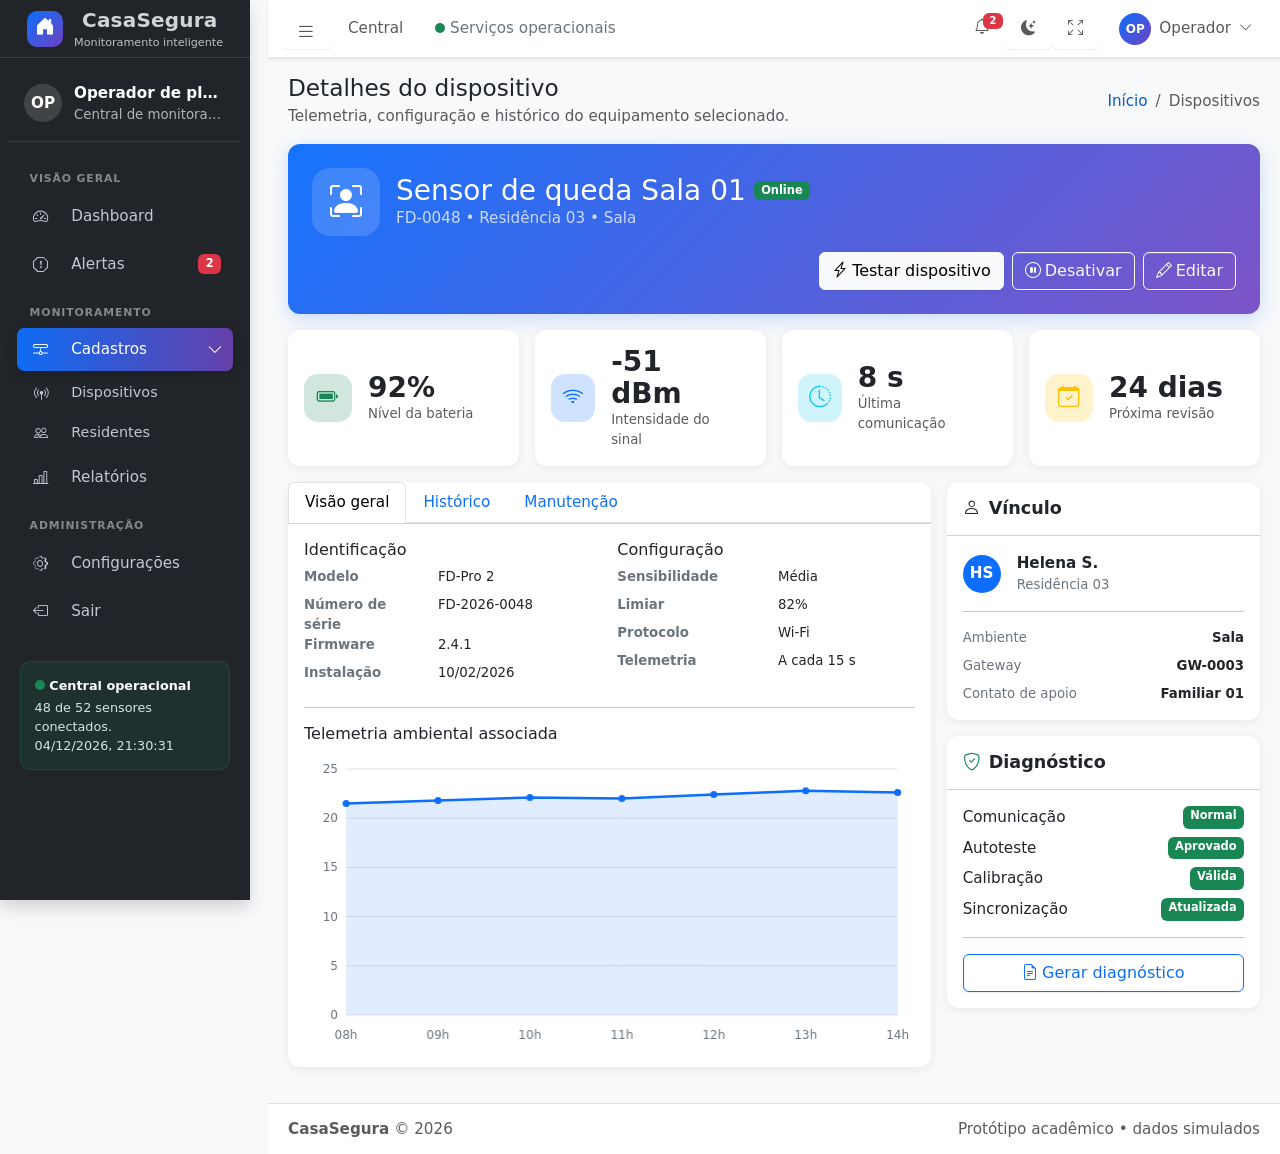
<file: page2/dispositivo-detalhes.html>
<!doctype html>
<html lang="pt-BR" data-bs-theme="light">
<head>
  <meta charset="utf-8">
  <meta name="viewport" content="width=device-width, initial-scale=1">
  <meta name="description" content="Protótipo acadêmico de monitoramento de casas inteligentes com AdminLTE.">
  <title>Detalhes do dispositivo | CasaSegura</title>
  <script>(function(){try{document.documentElement.setAttribute('data-bs-theme',localStorage.getItem('casasegura-theme')||'light')}catch(e){}})();</script>
  <link rel="stylesheet" href="assets/vendor/bootstrap.min.css">
  <link rel="stylesheet" href="assets/vendor/adminlte.min.css">
  <link rel="stylesheet" href="assets/vendor/bootstrap-icons.min.css">
  <link rel="stylesheet" href="assets/css/style.css">
</head>
<body class="layout-fixed sidebar-expand-lg bg-body-tertiary">
  <div class="app-wrapper">
    <nav class="app-header navbar navbar-expand bg-body shadow-sm">
      <div class="container-fluid">
        <ul class="navbar-nav align-items-center">
          <li class="nav-item"><button class="nav-link btn border-0" type="button" data-ui-toggle="sidebar" aria-label="Abrir ou recolher menu lateral"><i class="bi bi-list fs-5"></i></button></li>
          <li class="nav-item d-none d-md-block"><a href="dashboard.html" class="nav-link">Central</a></li>
          <li class="nav-item d-none d-lg-block"><span class="nav-link text-secondary"><span class="status-dot bg-success"></span>Serviços operacionais</span></li>
        </ul>
        <ul class="navbar-nav ms-auto align-items-center">
          <li class="nav-item dropdown">
            <a class="nav-link position-relative" data-bs-toggle="dropdown" href="#" aria-label="Notificações">
              <i class="bi bi-bell"></i><span class="badge text-bg-danger notification-badge">2</span>
            </a>
            <div class="dropdown-menu dropdown-menu-end dropdown-menu-lg p-0" style="min-width:310px">
              <div class="p-3 border-bottom"><strong>Notificações recentes</strong></div>
              <a href="alertas.html" class="dropdown-item py-3"><div class="d-flex"><i class="bi bi-exclamation-triangle-fill text-danger me-3"></i><div><strong>Possível queda detectada</strong><div class="small text-secondary">Residência 03 • há 4 min</div></div></div></a>
              <a href="dispositivos.html" class="dropdown-item py-3 border-top"><div class="d-flex"><i class="bi bi-battery-half text-warning me-3"></i><div><strong>Bateria abaixo de 20%</strong><div class="small text-secondary">Sensor de porta • há 16 min</div></div></div></a>
              <a href="alertas.html" class="dropdown-item text-center border-top py-2">Ver todos os alertas</a>
            </div>
          </li>
          <li class="nav-item"><button class="nav-link btn border-0" type="button" data-ui-toggle="theme" aria-label="Alternar tema"><i class="bi bi-moon-stars-fill" data-theme-icon></i></button></li>
          <li class="nav-item d-none d-sm-block"><button class="nav-link btn border-0" type="button" data-ui-toggle="fullscreen" aria-label="Tela cheia"><i class="bi bi-arrows-fullscreen"></i></button></li>
          <li class="nav-item dropdown ms-1">
            <a class="nav-link navbar-user" data-bs-toggle="dropdown" href="#"><span class="avatar-circle">OP</span><span class="d-none d-md-inline">Operador</span><i class="bi bi-chevron-down small"></i></a>
            <div class="dropdown-menu dropdown-menu-end">
              <a class="dropdown-item" href="configuracoes.html"><i class="bi bi-gear me-2"></i>Preferências</a>
              <div class="dropdown-divider"></div>
              <a class="dropdown-item" href="index.html"><i class="bi bi-box-arrow-right me-2"></i>Sair</a>
            </div>
          </li>
        </ul>
      </div>
    </nav>

      <aside class="app-sidebar bg-dark shadow" data-bs-theme="dark">
        <a href="dashboard.html" class="sidebar-brand">
          <span class="brand-icon"><i class="bi bi-house-door-fill"></i></span>
          <span class="brand-copy"><span class="brand-text">CasaSegura</span><span class="brand-subtitle">Monitoramento inteligente</span></span>
        </a>
        <div class="sidebar-wrapper">
          <div class="user-panel-custom">
            <span class="avatar-circle">OP</span>
            <div class="meta"><strong>Operador de plantão</strong><small>Central de monitoramento</small></div>
          </div>
          <nav class="mt-1" aria-label="Menu principal">
            <ul class="nav sidebar-menu flex-column" role="menu">
              <li class="nav-header">Visão geral</li>
              <li class="nav-item"><a href="dashboard.html" class="nav-link"><i class="nav-icon bi bi-speedometer2"></i><p>Dashboard</p></a></li>
              <li class="nav-item"><a href="alertas.html" class="nav-link"><i class="nav-icon bi bi-exclamation-octagon"></i><p>Alertas<span class="badge text-bg-danger ms-auto">2</span></p></a></li>
              <li class="nav-header">Monitoramento</li>
              <li class="nav-item menu-tree menu-open">
                <a href="#" class="nav-link active" data-ui-treeview>
                  <i class="nav-icon bi bi-hdd-network"></i><p>Cadastros<i class="right bi bi-chevron-right"></i></p>
                </a>
                <ul class="nav nav-treeview">
                  <li class="nav-item"><a href="dispositivos.html" class="nav-link"><i class="nav-icon bi bi-broadcast-pin"></i><p>Dispositivos</p></a></li>
                  <li class="nav-item"><a href="residentes.html" class="nav-link"><i class="nav-icon bi bi-people"></i><p>Residentes</p></a></li>
                </ul>
              </li>
              <li class="nav-item"><a href="relatorios.html" class="nav-link"><i class="nav-icon bi bi-bar-chart-line"></i><p>Relatórios</p></a></li>
              <li class="nav-header">Administração</li>
              <li class="nav-item"><a href="configuracoes.html" class="nav-link"><i class="nav-icon bi bi-gear"></i><p>Configurações</p></a></li>
              <li class="nav-item"><a href="index.html" class="nav-link"><i class="nav-icon bi bi-box-arrow-left"></i><p>Sair</p></a></li>
            </ul>
          </nav>
          <div class="sidebar-status-card">
            <strong><span class="status-dot bg-success"></span>Central operacional</strong>
            48 de 52 sensores conectados.<br><span data-current-time></span>
          </div>
        </div>
      </aside>
    <div class="sidebar-overlay" id="sidebarOverlay"></div>
    <main class="app-main">
      <div class="app-content-header">
        <div class="container-fluid">
          <div class="row align-items-center g-2">
            <div class="col-sm-8 page-title-wrap"><h1>Detalhes do dispositivo</h1><p>Telemetria, configuração e histórico do equipamento selecionado.</p></div>
            <div class="col-sm-4"><ol class="breadcrumb float-sm-end mb-0"><li class="breadcrumb-item"><a href="dashboard.html">Início</a></li><li class="breadcrumb-item active" aria-current="page">Dispositivos</li></ol></div>
          </div>
        </div>
      </div>
      <div class="app-content"><div class="container-fluid">
<section class="detail-hero mb-3"><div class="d-flex flex-wrap align-items-center gap-3"><span class="detail-icon"><i class="bi bi-person-bounding-box"></i></span><div><div class="d-flex flex-wrap gap-2 align-items-center"><h2 class="h3 mb-0">Sensor de queda Sala 01</h2><span class="badge text-bg-success">Online</span></div><p class="mb-0 opacity-75">FD-0048 • Residência 03 • Sala</p></div><div class="ms-auto d-flex flex-wrap gap-2 no-print"><button class="btn btn-light" id="testDevice"><i class="bi bi-lightning-charge me-1"></i>Testar dispositivo</button><button class="btn btn-outline-light" id="toggleDevice" data-disabled="false"><i class="bi bi-pause-circle me-1"></i>Desativar</button><a href="dispositivo-form.html?id=FD-0048" class="btn btn-outline-light"><i class="bi bi-pencil me-1"></i>Editar</a></div></div></section>
<div class="row g-3 mb-3"><div class="col-sm-6 col-xl-3"><div class="card metric-card"><div class="card-body d-flex gap-3 align-items-center"><span class="metric-icon bg-success-subtle text-success"><i class="bi bi-battery-full"></i></span><div><div class="metric-value">92%</div><div class="metric-label">Nível da bateria</div></div></div></div></div><div class="col-sm-6 col-xl-3"><div class="card metric-card"><div class="card-body d-flex gap-3 align-items-center"><span class="metric-icon bg-primary-subtle text-primary"><i class="bi bi-wifi"></i></span><div><div class="metric-value">-51 dBm</div><div class="metric-label">Intensidade do sinal</div></div></div></div></div><div class="col-sm-6 col-xl-3"><div class="card metric-card"><div class="card-body d-flex gap-3 align-items-center"><span class="metric-icon bg-info-subtle text-info"><i class="bi bi-clock-history"></i></span><div><div class="metric-value">8 s</div><div class="metric-label">Última comunicação</div></div></div></div></div><div class="col-sm-6 col-xl-3"><div class="card metric-card"><div class="card-body d-flex gap-3 align-items-center"><span class="metric-icon bg-warning-subtle text-warning"><i class="bi bi-calendar-check"></i></span><div><div class="metric-value">24 dias</div><div class="metric-label">Próxima revisão</div></div></div></div></div></div>
<div class="row g-3"><div class="col-xl-8"><section class="card"><div class="card-header p-0"><ul class="nav nav-tabs" role="tablist"><li class="nav-item"><button class="nav-link active" data-bs-toggle="tab" data-bs-target="#overview" type="button">Visão geral</button></li><li class="nav-item"><button class="nav-link" data-bs-toggle="tab" data-bs-target="#history" type="button">Histórico</button></li><li class="nav-item"><button class="nav-link" data-bs-toggle="tab" data-bs-target="#maintenance" type="button">Manutenção</button></li></ul></div><div class="card-body tab-content"><div class="tab-pane fade show active" id="overview"><div class="row g-3"><div class="col-md-6"><h3 class="h6">Identificação</h3><dl class="row small mb-0"><dt class="col-5 text-secondary">Modelo</dt><dd class="col-7">FD-Pro 2</dd><dt class="col-5 text-secondary">Número de série</dt><dd class="col-7">FD-2026-0048</dd><dt class="col-5 text-secondary">Firmware</dt><dd class="col-7">2.4.1</dd><dt class="col-5 text-secondary">Instalação</dt><dd class="col-7">10/02/2026</dd></dl></div><div class="col-md-6"><h3 class="h6">Configuração</h3><dl class="row small mb-0"><dt class="col-6 text-secondary">Sensibilidade</dt><dd class="col-6">Média</dd><dt class="col-6 text-secondary">Limiar</dt><dd class="col-6">82%</dd><dt class="col-6 text-secondary">Protocolo</dt><dd class="col-6">Wi-Fi</dd><dt class="col-6 text-secondary">Telemetria</dt><dd class="col-6">A cada 15 s</dd></dl></div></div><hr><h3 class="h6">Telemetria ambiental associada</h3><div class="chart-wrap"><canvas id="detailChart" aria-label="Gráfico de temperatura"></canvas></div></div><div class="tab-pane fade" id="history"><div class="table-responsive"><table class="table"><thead><tr><th>Data e hora</th><th>Evento</th><th>Confiança</th><th>Resultado</th></tr></thead><tbody><tr><td>16/07/2026 13:42</td><td>Possível queda</td><td>94%</td><td><span class="badge text-bg-warning">Em atendimento</span></td></tr><tr><td>14/07/2026 09:18</td><td>Movimento abrupto</td><td>68%</td><td><span class="badge text-bg-secondary">Falso positivo</span></td></tr><tr><td>08/07/2026 22:07</td><td>Objeto em queda</td><td>55%</td><td><span class="badge text-bg-secondary">Descartado</span></td></tr></tbody></table></div></div><div class="tab-pane fade" id="maintenance"><ul class="timeline-simple"><li><span class="timeline-icon bg-success"><i class="bi bi-check"></i></span><strong>Calibração concluída</strong><div class="small text-secondary">Ajuste do ângulo e teste com movimentos simulados.</div><time>20/06/2026</time></li><li><span class="timeline-icon bg-primary"><i class="bi bi-arrow-repeat"></i></span><strong>Firmware atualizado</strong><div class="small text-secondary">Versão 2.4.1 instalada remotamente.</div><time>05/05/2026</time></li><li><span class="timeline-icon bg-secondary"><i class="bi bi-tools"></i></span><strong>Instalação inicial</strong><div class="small text-secondary">Equipamento fixado e vinculado à residência.</div><time>10/02/2026</time></li></ul></div></div></section></div><div class="col-xl-4"><section class="card mb-3"><div class="card-header"><h2 class="card-title"><i class="bi bi-person me-2"></i>Vínculo</h2></div><div class="card-body"><div class="d-flex align-items-center gap-3"><span class="avatar-circle bg-primary">HS</span><div><strong>Helena S.</strong><div class="small text-secondary">Residência 03</div></div></div><hr><div class="d-flex justify-content-between small mb-2"><span class="text-secondary">Ambiente</span><strong>Sala</strong></div><div class="d-flex justify-content-between small mb-2"><span class="text-secondary">Gateway</span><strong>GW-0003</strong></div><div class="d-flex justify-content-between small"><span class="text-secondary">Contato de apoio</span><strong>Familiar 01</strong></div></div></section><section class="card"><div class="card-header"><h2 class="card-title"><i class="bi bi-shield-check me-2 text-success"></i>Diagnóstico</h2></div><div class="card-body"><div class="d-flex justify-content-between mb-2"><span>Comunicação</span><span class="badge text-bg-success">Normal</span></div><div class="d-flex justify-content-between mb-2"><span>Autoteste</span><span class="badge text-bg-success">Aprovado</span></div><div class="d-flex justify-content-between mb-2"><span>Calibração</span><span class="badge text-bg-success">Válida</span></div><div class="d-flex justify-content-between"><span>Sincronização</span><span class="badge text-bg-success">Atualizada</span></div><hr><button class="btn btn-outline-primary w-100" data-demo-action="Relatório de diagnóstico preparado para impressão."><i class="bi bi-file-earmark-text me-1"></i>Gerar diagnóstico</button></div></section></div></div>
</div></div>
    </main>
    <footer class="app-footer"><div class="float-end d-none d-sm-inline">Protótipo acadêmico • dados simulados</div><strong>CasaSegura</strong> &copy; <span data-current-year></span></footer>
  </div>
  <div class="toast-container position-fixed top-0 end-0 p-3" id="toastContainer"></div>
  <script src="assets/vendor/bootstrap.bundle.min.js"></script>
  <script src="assets/js/app.js"></script>
</body>
</html>
</file>
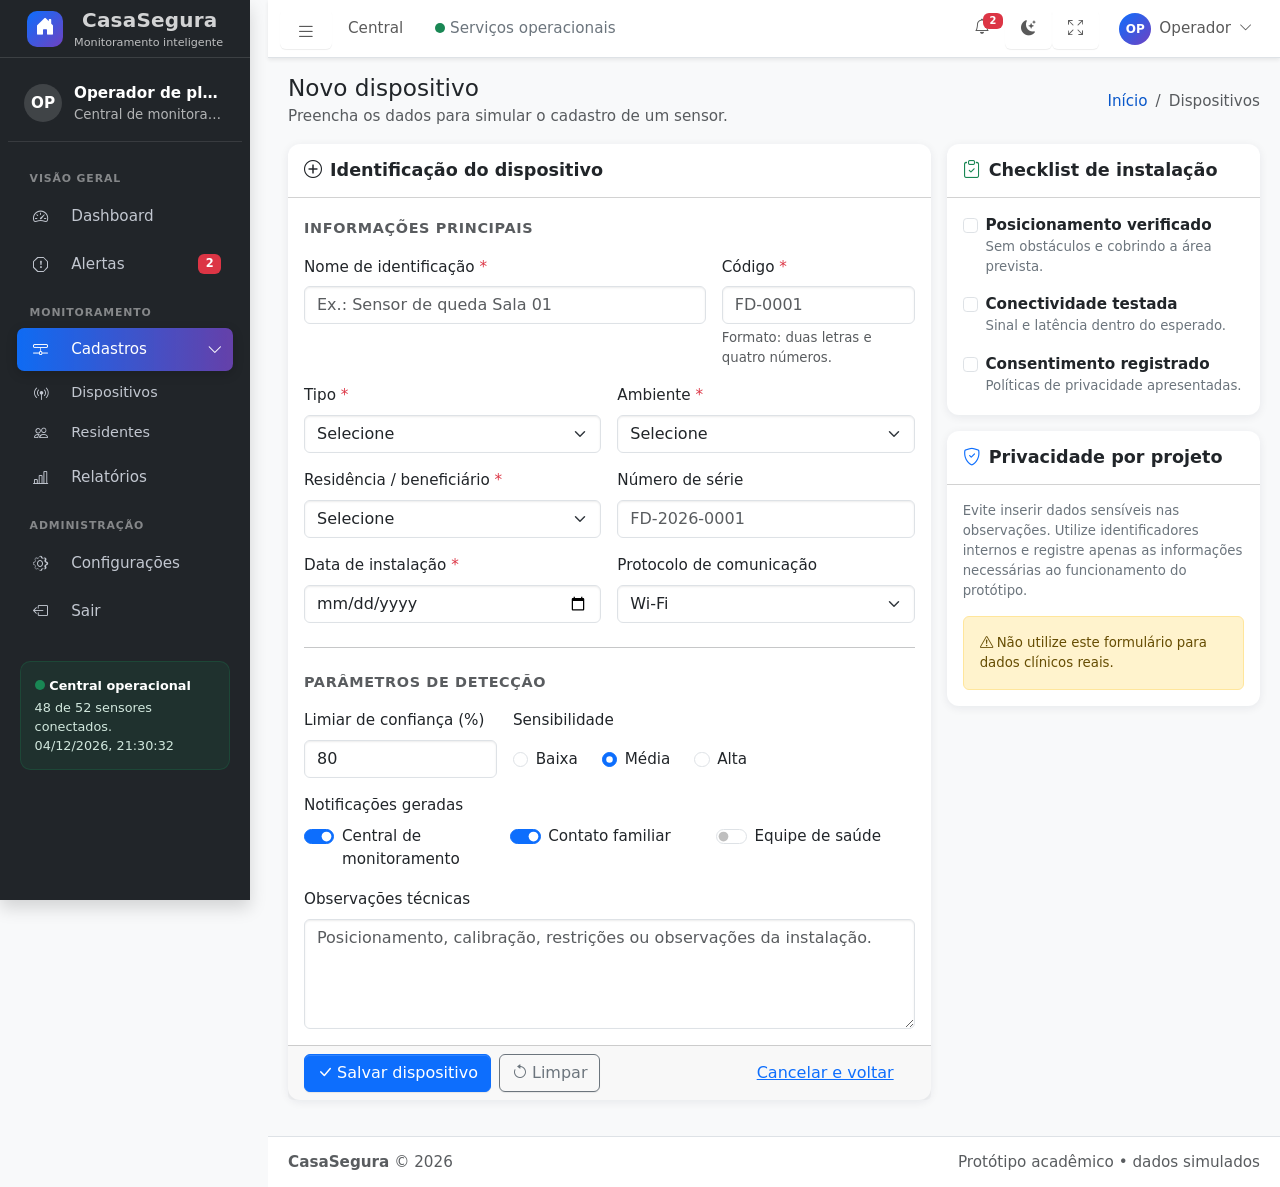
<file: page2/dispositivo-form.html>
<!doctype html>
<html lang="pt-BR" data-bs-theme="light">
<head>
  <meta charset="utf-8">
  <meta name="viewport" content="width=device-width, initial-scale=1">
  <meta name="description" content="Protótipo acadêmico de monitoramento de casas inteligentes com AdminLTE.">
  <title>Cadastro de dispositivo | CasaSegura</title>
  <script>(function(){try{document.documentElement.setAttribute('data-bs-theme',localStorage.getItem('casasegura-theme')||'light')}catch(e){}})();</script>
  <link rel="stylesheet" href="assets/vendor/bootstrap.min.css">
  <link rel="stylesheet" href="assets/vendor/adminlte.min.css">
  <link rel="stylesheet" href="assets/vendor/bootstrap-icons.min.css">
  <link rel="stylesheet" href="assets/css/style.css">
</head>
<body class="layout-fixed sidebar-expand-lg bg-body-tertiary">
  <div class="app-wrapper">
    <nav class="app-header navbar navbar-expand bg-body shadow-sm">
      <div class="container-fluid">
        <ul class="navbar-nav align-items-center">
          <li class="nav-item"><button class="nav-link btn border-0" type="button" data-ui-toggle="sidebar" aria-label="Abrir ou recolher menu lateral"><i class="bi bi-list fs-5"></i></button></li>
          <li class="nav-item d-none d-md-block"><a href="dashboard.html" class="nav-link">Central</a></li>
          <li class="nav-item d-none d-lg-block"><span class="nav-link text-secondary"><span class="status-dot bg-success"></span>Serviços operacionais</span></li>
        </ul>
        <ul class="navbar-nav ms-auto align-items-center">
          <li class="nav-item dropdown">
            <a class="nav-link position-relative" data-bs-toggle="dropdown" href="#" aria-label="Notificações">
              <i class="bi bi-bell"></i><span class="badge text-bg-danger notification-badge">2</span>
            </a>
            <div class="dropdown-menu dropdown-menu-end dropdown-menu-lg p-0" style="min-width:310px">
              <div class="p-3 border-bottom"><strong>Notificações recentes</strong></div>
              <a href="alertas.html" class="dropdown-item py-3"><div class="d-flex"><i class="bi bi-exclamation-triangle-fill text-danger me-3"></i><div><strong>Possível queda detectada</strong><div class="small text-secondary">Residência 03 • há 4 min</div></div></div></a>
              <a href="dispositivos.html" class="dropdown-item py-3 border-top"><div class="d-flex"><i class="bi bi-battery-half text-warning me-3"></i><div><strong>Bateria abaixo de 20%</strong><div class="small text-secondary">Sensor de porta • há 16 min</div></div></div></a>
              <a href="alertas.html" class="dropdown-item text-center border-top py-2">Ver todos os alertas</a>
            </div>
          </li>
          <li class="nav-item"><button class="nav-link btn border-0" type="button" data-ui-toggle="theme" aria-label="Alternar tema"><i class="bi bi-moon-stars-fill" data-theme-icon></i></button></li>
          <li class="nav-item d-none d-sm-block"><button class="nav-link btn border-0" type="button" data-ui-toggle="fullscreen" aria-label="Tela cheia"><i class="bi bi-arrows-fullscreen"></i></button></li>
          <li class="nav-item dropdown ms-1">
            <a class="nav-link navbar-user" data-bs-toggle="dropdown" href="#"><span class="avatar-circle">OP</span><span class="d-none d-md-inline">Operador</span><i class="bi bi-chevron-down small"></i></a>
            <div class="dropdown-menu dropdown-menu-end">
              <a class="dropdown-item" href="configuracoes.html"><i class="bi bi-gear me-2"></i>Preferências</a>
              <div class="dropdown-divider"></div>
              <a class="dropdown-item" href="index.html"><i class="bi bi-box-arrow-right me-2"></i>Sair</a>
            </div>
          </li>
        </ul>
      </div>
    </nav>

      <aside class="app-sidebar bg-dark shadow" data-bs-theme="dark">
        <a href="dashboard.html" class="sidebar-brand">
          <span class="brand-icon"><i class="bi bi-house-door-fill"></i></span>
          <span class="brand-copy"><span class="brand-text">CasaSegura</span><span class="brand-subtitle">Monitoramento inteligente</span></span>
        </a>
        <div class="sidebar-wrapper">
          <div class="user-panel-custom">
            <span class="avatar-circle">OP</span>
            <div class="meta"><strong>Operador de plantão</strong><small>Central de monitoramento</small></div>
          </div>
          <nav class="mt-1" aria-label="Menu principal">
            <ul class="nav sidebar-menu flex-column" role="menu">
              <li class="nav-header">Visão geral</li>
              <li class="nav-item"><a href="dashboard.html" class="nav-link"><i class="nav-icon bi bi-speedometer2"></i><p>Dashboard</p></a></li>
              <li class="nav-item"><a href="alertas.html" class="nav-link"><i class="nav-icon bi bi-exclamation-octagon"></i><p>Alertas<span class="badge text-bg-danger ms-auto">2</span></p></a></li>
              <li class="nav-header">Monitoramento</li>
              <li class="nav-item menu-tree menu-open">
                <a href="#" class="nav-link active" data-ui-treeview>
                  <i class="nav-icon bi bi-hdd-network"></i><p>Cadastros<i class="right bi bi-chevron-right"></i></p>
                </a>
                <ul class="nav nav-treeview">
                  <li class="nav-item"><a href="dispositivos.html" class="nav-link"><i class="nav-icon bi bi-broadcast-pin"></i><p>Dispositivos</p></a></li>
                  <li class="nav-item"><a href="residentes.html" class="nav-link"><i class="nav-icon bi bi-people"></i><p>Residentes</p></a></li>
                </ul>
              </li>
              <li class="nav-item"><a href="relatorios.html" class="nav-link"><i class="nav-icon bi bi-bar-chart-line"></i><p>Relatórios</p></a></li>
              <li class="nav-header">Administração</li>
              <li class="nav-item"><a href="configuracoes.html" class="nav-link"><i class="nav-icon bi bi-gear"></i><p>Configurações</p></a></li>
              <li class="nav-item"><a href="index.html" class="nav-link"><i class="nav-icon bi bi-box-arrow-left"></i><p>Sair</p></a></li>
            </ul>
          </nav>
          <div class="sidebar-status-card">
            <strong><span class="status-dot bg-success"></span>Central operacional</strong>
            48 de 52 sensores conectados.<br><span data-current-time></span>
          </div>
        </div>
      </aside>
    <div class="sidebar-overlay" id="sidebarOverlay"></div>
    <main class="app-main">
      <div class="app-content-header">
        <div class="container-fluid">
          <div class="row align-items-center g-2">
            <div class="col-sm-8 page-title-wrap"><h1><span id="formPageTitle">Novo dispositivo</span></h1><p>Preencha os dados para simular o cadastro de um sensor.</p></div>
            <div class="col-sm-4"><ol class="breadcrumb float-sm-end mb-0"><li class="breadcrumb-item"><a href="dashboard.html">Início</a></li><li class="breadcrumb-item active" aria-current="page">Dispositivos</li></ol></div>
          </div>
        </div>
      </div>
      <div class="app-content"><div class="container-fluid">
<form id="deviceForm" class="needs-validation" novalidate>
  <div class="row g-3">
    <div class="col-xl-8"><section class="card"><div class="card-header"><h2 class="card-title" id="formCardTitle"><i class="bi bi-plus-circle me-2"></i>Identificação do dispositivo</h2></div><div class="card-body">
      <div class="form-section-title">Informações principais</div><div class="row g-3">
        <div class="col-md-8"><label class="form-label required" for="deviceName">Nome de identificação</label><input class="form-control" id="deviceName" name="name" placeholder="Ex.: Sensor de queda Sala 01" required><div class="invalid-feedback">Informe um nome para o dispositivo.</div></div>
        <div class="col-md-4"><label class="form-label required" for="deviceCode">Código</label><input class="form-control" id="deviceCode" name="code" pattern="[A-Z]{2}-[0-9]{4}" placeholder="FD-0001" required><div class="form-text">Formato: duas letras e quatro números.</div><div class="invalid-feedback">Use o formato XX-0000.</div></div>
        <div class="col-md-6"><label class="form-label required" for="deviceTypeField">Tipo</label><select class="form-select" id="deviceTypeField" name="type" required><option value="">Selecione</option><option value="queda">Detecção de queda</option><option value="movimento">Movimento ou presença</option><option value="ambiental">Sensor ambiental</option><option value="acesso">Acesso ou emergência</option></select><div class="invalid-feedback">Selecione um tipo.</div></div>
        <div class="col-md-6"><label class="form-label required" for="deviceRoomField">Ambiente</label><select class="form-select" id="deviceRoomField" name="room" required><option value="">Selecione</option><option value="sala">Sala</option><option value="quarto">Quarto</option><option value="banheiro">Banheiro</option><option value="entrada">Entrada</option><option value="cozinha">Cozinha</option><option value="corredor">Corredor</option></select><div class="invalid-feedback">Selecione o ambiente.</div></div>
        <div class="col-md-6"><label class="form-label required" for="deviceResident">Residência / beneficiário</label><select class="form-select" id="deviceResident" name="resident" required><option value="">Selecione</option><option value="helena">Residência 03 — Helena S.</option><option value="maria">Residência 01 — Maria L.</option><option value="antonio">Residência 08 — Antônio P.</option><option value="jose">Residência 05 — José R.</option></select><div class="invalid-feedback">Vincule o dispositivo a uma residência.</div></div>
        <div class="col-md-6"><label class="form-label" for="deviceSerial">Número de série</label><input class="form-control" id="deviceSerial" name="serial" placeholder="FD-2026-0001"></div>
        <div class="col-md-6"><label class="form-label required" for="deviceDate">Data de instalação</label><input type="date" class="form-control" id="deviceDate" name="installDate" required><div class="invalid-feedback">Informe a data de instalação.</div></div>
        <div class="col-md-6"><label class="form-label" for="deviceProtocol">Protocolo de comunicação</label><select class="form-select" id="deviceProtocol" name="protocol"><option>Wi-Fi</option><option>Zigbee</option><option>Bluetooth Low Energy</option><option>LoRaWAN</option><option>Ethernet</option></select></div>
      </div><hr class="my-4"><div class="form-section-title">Parâmetros de detecção</div><div class="row g-3">
        <div class="col-md-4"><label class="form-label" for="deviceThreshold">Limiar de confiança (%)</label><input type="number" min="50" max="100" class="form-control" id="deviceThreshold" name="threshold" value="80"></div>
        <div class="col-md-8"><label class="form-label d-block">Sensibilidade</label><div class="d-flex flex-wrap gap-4 pt-2"><div class="form-check"><input class="form-check-input" type="radio" name="sensitivity" id="sensLow" value="baixa"><label class="form-check-label" for="sensLow">Baixa</label></div><div class="form-check"><input class="form-check-input" type="radio" name="sensitivity" id="sensMedium" value="media" checked><label class="form-check-label" for="sensMedium">Média</label></div><div class="form-check"><input class="form-check-input" type="radio" name="sensitivity" id="sensHigh" value="alta"><label class="form-check-label" for="sensHigh">Alta</label></div></div></div>
        <div class="col-12"><label class="form-label">Notificações geradas</label><div class="row g-2"><div class="col-md-4"><div class="form-check form-switch"><input class="form-check-input" type="checkbox" name="notifyCentral" id="notifyCentral" checked><label class="form-check-label" for="notifyCentral">Central de monitoramento</label></div></div><div class="col-md-4"><div class="form-check form-switch"><input class="form-check-input" type="checkbox" name="notifyFamily" id="notifyFamily" checked><label class="form-check-label" for="notifyFamily">Contato familiar</label></div></div><div class="col-md-4"><div class="form-check form-switch"><input class="form-check-input" type="checkbox" name="notifyHealth" id="notifyHealth"><label class="form-check-label" for="notifyHealth">Equipe de saúde</label></div></div></div></div>
        <div class="col-12"><label class="form-label" for="deviceNotes">Observações técnicas</label><textarea class="form-control" id="deviceNotes" name="notes" rows="4" placeholder="Posicionamento, calibração, restrições ou observações da instalação."></textarea></div>
      </div>
    </div><div class="card-footer d-flex flex-wrap gap-2"><button type="submit" class="btn btn-primary"><i class="bi bi-check-lg me-1"></i>Salvar dispositivo</button><button type="button" class="btn btn-outline-secondary" id="resetDeviceForm"><i class="bi bi-arrow-counterclockwise me-1"></i>Limpar</button><a href="dispositivos.html" class="btn btn-link ms-auto">Cancelar e voltar</a></div></section></div>
    <div class="col-xl-4"><section class="card mb-3"><div class="card-header"><h2 class="card-title"><i class="bi bi-clipboard-check me-2 text-success"></i>Checklist de instalação</h2></div><div class="card-body"><div class="form-check mb-3"><input class="form-check-input" type="checkbox" id="checkPosition"><label class="form-check-label" for="checkPosition"><strong>Posicionamento verificado</strong><span class="d-block small text-secondary">Sem obstáculos e cobrindo a área prevista.</span></label></div><div class="form-check mb-3"><input class="form-check-input" type="checkbox" id="checkNetwork"><label class="form-check-label" for="checkNetwork"><strong>Conectividade testada</strong><span class="d-block small text-secondary">Sinal e latência dentro do esperado.</span></label></div><div class="form-check"><input class="form-check-input" type="checkbox" id="checkConsent"><label class="form-check-label" for="checkConsent"><strong>Consentimento registrado</strong><span class="d-block small text-secondary">Políticas de privacidade apresentadas.</span></label></div></div></section><section class="card"><div class="card-header"><h2 class="card-title"><i class="bi bi-shield-check me-2 text-primary"></i>Privacidade por projeto</h2></div><div class="card-body small text-secondary"><p>Evite inserir dados sensíveis nas observações. Utilize identificadores internos e registre apenas as informações necessárias ao funcionamento do protótipo.</p><div class="alert alert-warning mb-0"><i class="bi bi-exclamation-triangle me-1"></i>Não utilize este formulário para dados clínicos reais.</div></div></section></div>
  </div>
</form>
</div></div>
    </main>
    <footer class="app-footer"><div class="float-end d-none d-sm-inline">Protótipo acadêmico • dados simulados</div><strong>CasaSegura</strong> &copy; <span data-current-year></span></footer>
  </div>
  <div class="toast-container position-fixed top-0 end-0 p-3" id="toastContainer"></div>
  <script src="assets/vendor/bootstrap.bundle.min.js"></script>
  <script src="assets/js/app.js"></script>
</body>
</html>
</file>
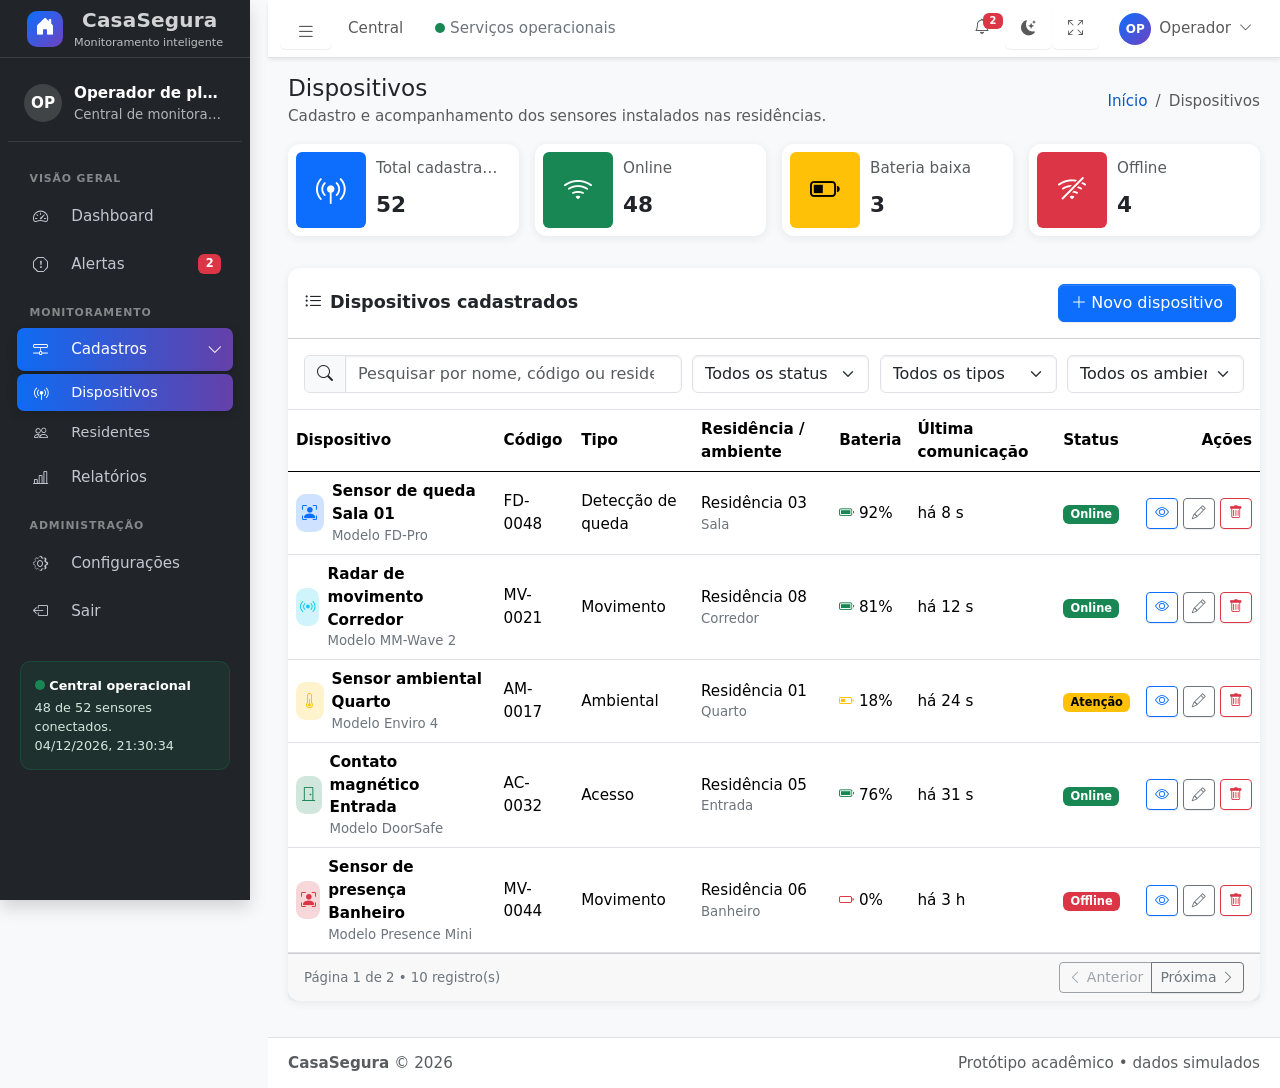
<file: page2/dispositivos.html>
<!doctype html>
<html lang="pt-BR" data-bs-theme="light">
<head>
  <meta charset="utf-8">
  <meta name="viewport" content="width=device-width, initial-scale=1">
  <meta name="description" content="Protótipo acadêmico de monitoramento de casas inteligentes com AdminLTE.">
  <title>Dispositivos | CasaSegura</title>
  <script>(function(){try{document.documentElement.setAttribute('data-bs-theme',localStorage.getItem('casasegura-theme')||'light')}catch(e){}})();</script>
  <link rel="stylesheet" href="assets/vendor/bootstrap.min.css">
  <link rel="stylesheet" href="assets/vendor/adminlte.min.css">
  <link rel="stylesheet" href="assets/vendor/bootstrap-icons.min.css">
  <link rel="stylesheet" href="assets/css/style.css">
</head>
<body class="layout-fixed sidebar-expand-lg bg-body-tertiary">
  <div class="app-wrapper">
    <nav class="app-header navbar navbar-expand bg-body shadow-sm">
      <div class="container-fluid">
        <ul class="navbar-nav align-items-center">
          <li class="nav-item"><button class="nav-link btn border-0" type="button" data-ui-toggle="sidebar" aria-label="Abrir ou recolher menu lateral"><i class="bi bi-list fs-5"></i></button></li>
          <li class="nav-item d-none d-md-block"><a href="dashboard.html" class="nav-link">Central</a></li>
          <li class="nav-item d-none d-lg-block"><span class="nav-link text-secondary"><span class="status-dot bg-success"></span>Serviços operacionais</span></li>
        </ul>
        <ul class="navbar-nav ms-auto align-items-center">
          <li class="nav-item dropdown">
            <a class="nav-link position-relative" data-bs-toggle="dropdown" href="#" aria-label="Notificações">
              <i class="bi bi-bell"></i><span class="badge text-bg-danger notification-badge">2</span>
            </a>
            <div class="dropdown-menu dropdown-menu-end dropdown-menu-lg p-0" style="min-width:310px">
              <div class="p-3 border-bottom"><strong>Notificações recentes</strong></div>
              <a href="alertas.html" class="dropdown-item py-3"><div class="d-flex"><i class="bi bi-exclamation-triangle-fill text-danger me-3"></i><div><strong>Possível queda detectada</strong><div class="small text-secondary">Residência 03 • há 4 min</div></div></div></a>
              <a href="dispositivos.html" class="dropdown-item py-3 border-top"><div class="d-flex"><i class="bi bi-battery-half text-warning me-3"></i><div><strong>Bateria abaixo de 20%</strong><div class="small text-secondary">Sensor de porta • há 16 min</div></div></div></a>
              <a href="alertas.html" class="dropdown-item text-center border-top py-2">Ver todos os alertas</a>
            </div>
          </li>
          <li class="nav-item"><button class="nav-link btn border-0" type="button" data-ui-toggle="theme" aria-label="Alternar tema"><i class="bi bi-moon-stars-fill" data-theme-icon></i></button></li>
          <li class="nav-item d-none d-sm-block"><button class="nav-link btn border-0" type="button" data-ui-toggle="fullscreen" aria-label="Tela cheia"><i class="bi bi-arrows-fullscreen"></i></button></li>
          <li class="nav-item dropdown ms-1">
            <a class="nav-link navbar-user" data-bs-toggle="dropdown" href="#"><span class="avatar-circle">OP</span><span class="d-none d-md-inline">Operador</span><i class="bi bi-chevron-down small"></i></a>
            <div class="dropdown-menu dropdown-menu-end">
              <a class="dropdown-item" href="configuracoes.html"><i class="bi bi-gear me-2"></i>Preferências</a>
              <div class="dropdown-divider"></div>
              <a class="dropdown-item" href="index.html"><i class="bi bi-box-arrow-right me-2"></i>Sair</a>
            </div>
          </li>
        </ul>
      </div>
    </nav>

      <aside class="app-sidebar bg-dark shadow" data-bs-theme="dark">
        <a href="dashboard.html" class="sidebar-brand">
          <span class="brand-icon"><i class="bi bi-house-door-fill"></i></span>
          <span class="brand-copy"><span class="brand-text">CasaSegura</span><span class="brand-subtitle">Monitoramento inteligente</span></span>
        </a>
        <div class="sidebar-wrapper">
          <div class="user-panel-custom">
            <span class="avatar-circle">OP</span>
            <div class="meta"><strong>Operador de plantão</strong><small>Central de monitoramento</small></div>
          </div>
          <nav class="mt-1" aria-label="Menu principal">
            <ul class="nav sidebar-menu flex-column" role="menu">
              <li class="nav-header">Visão geral</li>
              <li class="nav-item"><a href="dashboard.html" class="nav-link"><i class="nav-icon bi bi-speedometer2"></i><p>Dashboard</p></a></li>
              <li class="nav-item"><a href="alertas.html" class="nav-link"><i class="nav-icon bi bi-exclamation-octagon"></i><p>Alertas<span class="badge text-bg-danger ms-auto">2</span></p></a></li>
              <li class="nav-header">Monitoramento</li>
              <li class="nav-item menu-tree menu-open">
                <a href="#" class="nav-link active" data-ui-treeview>
                  <i class="nav-icon bi bi-hdd-network"></i><p>Cadastros<i class="right bi bi-chevron-right"></i></p>
                </a>
                <ul class="nav nav-treeview">
                  <li class="nav-item"><a href="dispositivos.html" class="nav-link active"><i class="nav-icon bi bi-broadcast-pin"></i><p>Dispositivos</p></a></li>
                  <li class="nav-item"><a href="residentes.html" class="nav-link"><i class="nav-icon bi bi-people"></i><p>Residentes</p></a></li>
                </ul>
              </li>
              <li class="nav-item"><a href="relatorios.html" class="nav-link"><i class="nav-icon bi bi-bar-chart-line"></i><p>Relatórios</p></a></li>
              <li class="nav-header">Administração</li>
              <li class="nav-item"><a href="configuracoes.html" class="nav-link"><i class="nav-icon bi bi-gear"></i><p>Configurações</p></a></li>
              <li class="nav-item"><a href="index.html" class="nav-link"><i class="nav-icon bi bi-box-arrow-left"></i><p>Sair</p></a></li>
            </ul>
          </nav>
          <div class="sidebar-status-card">
            <strong><span class="status-dot bg-success"></span>Central operacional</strong>
            48 de 52 sensores conectados.<br><span data-current-time></span>
          </div>
        </div>
      </aside>
    <div class="sidebar-overlay" id="sidebarOverlay"></div>
    <main class="app-main">
      <div class="app-content-header">
        <div class="container-fluid">
          <div class="row align-items-center g-2">
            <div class="col-sm-8 page-title-wrap"><h1>Dispositivos</h1><p>Cadastro e acompanhamento dos sensores instalados nas residências.</p></div>
            <div class="col-sm-4"><ol class="breadcrumb float-sm-end mb-0"><li class="breadcrumb-item"><a href="dashboard.html">Início</a></li><li class="breadcrumb-item active" aria-current="page">Dispositivos</li></ol></div>
          </div>
        </div>
      </div>
      <div class="app-content"><div class="container-fluid">
<div class="row g-3 mb-3">
  <div class="col-sm-6 col-xl-3"><div class="info-box"><span class="info-box-icon text-bg-primary"><i class="bi bi-broadcast-pin"></i></span><div class="info-box-content"><span class="info-box-text">Total cadastrado</span><span class="info-box-number">52</span></div></div></div>
  <div class="col-sm-6 col-xl-3"><div class="info-box"><span class="info-box-icon text-bg-success"><i class="bi bi-wifi"></i></span><div class="info-box-content"><span class="info-box-text">Online</span><span class="info-box-number">48</span></div></div></div>
  <div class="col-sm-6 col-xl-3"><div class="info-box"><span class="info-box-icon text-bg-warning"><i class="bi bi-battery-half"></i></span><div class="info-box-content"><span class="info-box-text">Bateria baixa</span><span class="info-box-number">3</span></div></div></div>
  <div class="col-sm-6 col-xl-3"><div class="info-box"><span class="info-box-icon text-bg-danger"><i class="bi bi-wifi-off"></i></span><div class="info-box-content"><span class="info-box-text">Offline</span><span class="info-box-number">4</span></div></div></div>
</div>
<section class="card">
  <div class="card-header d-flex flex-wrap align-items-center gap-2"><h2 class="card-title"><i class="bi bi-list-ul me-2"></i>Dispositivos cadastrados</h2><a href="dispositivo-form.html" class="btn btn-primary ms-auto"><i class="bi bi-plus-lg me-1"></i>Novo dispositivo</a></div>
  <div class="card-body border-bottom"><div class="filter-toolbar"><div class="input-group"><span class="input-group-text"><i class="bi bi-search"></i></span><input type="search" class="form-control" id="deviceSearch" placeholder="Pesquisar por nome, código ou residente"></div><select class="form-select" id="deviceStatus"><option value="">Todos os status</option><option value="online">Online</option><option value="atencao">Atenção</option><option value="offline">Offline</option></select><select class="form-select" id="deviceType"><option value="">Todos os tipos</option><option value="queda">Detecção de queda</option><option value="movimento">Movimento</option><option value="ambiental">Ambiental</option><option value="acesso">Acesso</option></select><select class="form-select" id="deviceRoom"><option value="">Todos os ambientes</option><option value="sala">Sala</option><option value="quarto">Quarto</option><option value="banheiro">Banheiro</option><option value="entrada">Entrada</option><option value="cozinha">Cozinha</option></select></div></div>
  <div class="table-responsive"><table class="table table-hover mb-0"><thead><tr><th>Dispositivo</th><th>Código</th><th>Tipo</th><th>Residência / ambiente</th><th>Bateria</th><th>Última comunicação</th><th>Status</th><th class="text-end">Ações</th></tr></thead><tbody id="deviceTableBody">
    <tr data-name="Sensor de queda Sala 01" data-status="online" data-type="queda" data-room="sala"><td><div class="d-flex align-items-center gap-2"><span class="device-icon bg-primary-subtle text-primary"><i class="bi bi-person-bounding-box"></i></span><div><strong>Sensor de queda Sala 01</strong><div class="small text-secondary">Modelo FD-Pro</div></div></div></td><td>FD-0048</td><td>Detecção de queda</td><td>Residência 03<div class="small text-secondary">Sala</div></td><td><i class="bi bi-battery-full text-success"></i> 92%</td><td>há 8 s</td><td><span class="badge text-bg-success">Online</span></td><td class="text-end table-actions"><a class="btn btn-sm btn-outline-primary" href="dispositivo-detalhes.html" title="Visualizar"><i class="bi bi-eye"></i></a> <a class="btn btn-sm btn-outline-secondary" href="dispositivo-form.html?id=FD-0048" title="Editar"><i class="bi bi-pencil"></i></a> <button class="btn btn-sm btn-outline-danger" data-delete-device title="Excluir"><i class="bi bi-trash"></i></button></td></tr>
    <tr data-name="Radar de movimento Corredor" data-status="online" data-type="movimento" data-room="quarto"><td><div class="d-flex align-items-center gap-2"><span class="device-icon bg-info-subtle text-info"><i class="bi bi-broadcast"></i></span><div><strong>Radar de movimento Corredor</strong><div class="small text-secondary">Modelo MM-Wave 2</div></div></div></td><td>MV-0021</td><td>Movimento</td><td>Residência 08<div class="small text-secondary">Corredor</div></td><td><i class="bi bi-battery-full text-success"></i> 81%</td><td>há 12 s</td><td><span class="badge text-bg-success">Online</span></td><td class="text-end table-actions"><a class="btn btn-sm btn-outline-primary" href="dispositivo-detalhes.html"><i class="bi bi-eye"></i></a> <a class="btn btn-sm btn-outline-secondary" href="dispositivo-form.html?id=MV-0021"><i class="bi bi-pencil"></i></a> <button class="btn btn-sm btn-outline-danger" data-delete-device><i class="bi bi-trash"></i></button></td></tr>
    <tr data-name="Sensor ambiental Quarto" data-status="atencao" data-type="ambiental" data-room="quarto"><td><div class="d-flex align-items-center gap-2"><span class="device-icon bg-warning-subtle text-warning"><i class="bi bi-thermometer-half"></i></span><div><strong>Sensor ambiental Quarto</strong><div class="small text-secondary">Modelo Enviro 4</div></div></div></td><td>AM-0017</td><td>Ambiental</td><td>Residência 01<div class="small text-secondary">Quarto</div></td><td><i class="bi bi-battery-half text-warning"></i> 18%</td><td>há 24 s</td><td><span class="badge text-bg-warning">Atenção</span></td><td class="text-end table-actions"><a class="btn btn-sm btn-outline-primary" href="dispositivo-detalhes.html"><i class="bi bi-eye"></i></a> <a class="btn btn-sm btn-outline-secondary" href="dispositivo-form.html?id=AM-0017"><i class="bi bi-pencil"></i></a> <button class="btn btn-sm btn-outline-danger" data-delete-device><i class="bi bi-trash"></i></button></td></tr>
    <tr data-name="Contato magnético Entrada" data-status="online" data-type="acesso" data-room="entrada"><td><div class="d-flex align-items-center gap-2"><span class="device-icon bg-success-subtle text-success"><i class="bi bi-door-closed"></i></span><div><strong>Contato magnético Entrada</strong><div class="small text-secondary">Modelo DoorSafe</div></div></div></td><td>AC-0032</td><td>Acesso</td><td>Residência 05<div class="small text-secondary">Entrada</div></td><td><i class="bi bi-battery-full text-success"></i> 76%</td><td>há 31 s</td><td><span class="badge text-bg-success">Online</span></td><td class="text-end table-actions"><a class="btn btn-sm btn-outline-primary" href="dispositivo-detalhes.html"><i class="bi bi-eye"></i></a> <a class="btn btn-sm btn-outline-secondary" href="dispositivo-form.html?id=AC-0032"><i class="bi bi-pencil"></i></a> <button class="btn btn-sm btn-outline-danger" data-delete-device><i class="bi bi-trash"></i></button></td></tr>
    <tr data-name="Sensor de presença Banheiro" data-status="offline" data-type="movimento" data-room="banheiro"><td><div class="d-flex align-items-center gap-2"><span class="device-icon bg-danger-subtle text-danger"><i class="bi bi-person-bounding-box"></i></span><div><strong>Sensor de presença Banheiro</strong><div class="small text-secondary">Modelo Presence Mini</div></div></div></td><td>MV-0044</td><td>Movimento</td><td>Residência 06<div class="small text-secondary">Banheiro</div></td><td><i class="bi bi-battery text-danger"></i> 0%</td><td>há 3 h</td><td><span class="badge text-bg-danger">Offline</span></td><td class="text-end table-actions"><a class="btn btn-sm btn-outline-primary" href="dispositivo-detalhes.html"><i class="bi bi-eye"></i></a> <a class="btn btn-sm btn-outline-secondary" href="dispositivo-form.html?id=MV-0044"><i class="bi bi-pencil"></i></a> <button class="btn btn-sm btn-outline-danger" data-delete-device><i class="bi bi-trash"></i></button></td></tr>
    <tr data-name="Sensor de queda Quarto 02" data-status="online" data-type="queda" data-room="quarto"><td><div class="d-flex align-items-center gap-2"><span class="device-icon bg-primary-subtle text-primary"><i class="bi bi-person-bounding-box"></i></span><div><strong>Sensor de queda Quarto 02</strong><div class="small text-secondary">Modelo FD-Pro</div></div></div></td><td>FD-0051</td><td>Detecção de queda</td><td>Residência 09<div class="small text-secondary">Quarto</div></td><td><i class="bi bi-battery-full text-success"></i> 88%</td><td>há 14 s</td><td><span class="badge text-bg-success">Online</span></td><td class="text-end table-actions"><a class="btn btn-sm btn-outline-primary" href="dispositivo-detalhes.html"><i class="bi bi-eye"></i></a> <a class="btn btn-sm btn-outline-secondary" href="dispositivo-form.html?id=FD-0051"><i class="bi bi-pencil"></i></a> <button class="btn btn-sm btn-outline-danger" data-delete-device><i class="bi bi-trash"></i></button></td></tr>
    <tr data-name="Sensor de gás Cozinha" data-status="online" data-type="ambiental" data-room="cozinha"><td><div class="d-flex align-items-center gap-2"><span class="device-icon bg-warning-subtle text-warning"><i class="bi bi-cloud-haze2"></i></span><div><strong>Sensor de gás Cozinha</strong><div class="small text-secondary">Modelo AirGuard</div></div></div></td><td>AM-0024</td><td>Ambiental</td><td>Residência 11<div class="small text-secondary">Cozinha</div></td><td><i class="bi bi-battery-full text-success"></i> 67%</td><td>há 19 s</td><td><span class="badge text-bg-success">Online</span></td><td class="text-end table-actions"><a class="btn btn-sm btn-outline-primary" href="dispositivo-detalhes.html"><i class="bi bi-eye"></i></a> <a class="btn btn-sm btn-outline-secondary" href="dispositivo-form.html?id=AM-0024"><i class="bi bi-pencil"></i></a> <button class="btn btn-sm btn-outline-danger" data-delete-device><i class="bi bi-trash"></i></button></td></tr>
    <tr data-name="Botão de emergência Sala" data-status="atencao" data-type="acesso" data-room="sala"><td><div class="d-flex align-items-center gap-2"><span class="device-icon bg-danger-subtle text-danger"><i class="bi bi-bell-fill"></i></span><div><strong>Botão de emergência Sala</strong><div class="small text-secondary">Modelo HelpNow</div></div></div></td><td>EM-0007</td><td>Acesso</td><td>Residência 02<div class="small text-secondary">Sala</div></td><td><i class="bi bi-battery-half text-warning"></i> 21%</td><td>há 42 s</td><td><span class="badge text-bg-warning">Atenção</span></td><td class="text-end table-actions"><a class="btn btn-sm btn-outline-primary" href="dispositivo-detalhes.html"><i class="bi bi-eye"></i></a> <a class="btn btn-sm btn-outline-secondary" href="dispositivo-form.html?id=EM-0007"><i class="bi bi-pencil"></i></a> <button class="btn btn-sm btn-outline-danger" data-delete-device><i class="bi bi-trash"></i></button></td></tr>
    <tr data-name="Sensor ambiental Banheiro" data-status="online" data-type="ambiental" data-room="banheiro"><td><div class="d-flex align-items-center gap-2"><span class="device-icon bg-info-subtle text-info"><i class="bi bi-droplet-half"></i></span><div><strong>Sensor ambiental Banheiro</strong><div class="small text-secondary">Modelo Enviro 4</div></div></div></td><td>AM-0036</td><td>Ambiental</td><td>Residência 03<div class="small text-secondary">Banheiro</div></td><td><i class="bi bi-battery-full text-success"></i> 73%</td><td>há 17 s</td><td><span class="badge text-bg-success">Online</span></td><td class="text-end table-actions"><a class="btn btn-sm btn-outline-primary" href="dispositivo-detalhes.html"><i class="bi bi-eye"></i></a> <a class="btn btn-sm btn-outline-secondary" href="dispositivo-form.html?id=AM-0036"><i class="bi bi-pencil"></i></a> <button class="btn btn-sm btn-outline-danger" data-delete-device><i class="bi bi-trash"></i></button></td></tr>
    <tr data-name="Câmera de silhueta Sala" data-status="offline" data-type="queda" data-room="sala"><td><div class="d-flex align-items-center gap-2"><span class="device-icon bg-secondary-subtle text-secondary"><i class="bi bi-camera-video"></i></span><div><strong>Câmera de silhueta Sala</strong><div class="small text-secondary">Modelo PrivacyCam</div></div></div></td><td>FD-0060</td><td>Detecção de queda</td><td>Residência 12<div class="small text-secondary">Sala</div></td><td><i class="bi bi-plug text-secondary"></i> Rede</td><td>há 47 min</td><td><span class="badge text-bg-danger">Offline</span></td><td class="text-end table-actions"><a class="btn btn-sm btn-outline-primary" href="dispositivo-detalhes.html"><i class="bi bi-eye"></i></a> <a class="btn btn-sm btn-outline-secondary" href="dispositivo-form.html?id=FD-0060"><i class="bi bi-pencil"></i></a> <button class="btn btn-sm btn-outline-danger" data-delete-device><i class="bi bi-trash"></i></button></td></tr>
  </tbody></table><div id="deviceEmpty" class="empty-state d-none"><i class="bi bi-search fs-2 d-block mb-2"></i>Nenhum dispositivo corresponde aos filtros.</div></div>
  <div class="card-footer d-flex align-items-center"><span class="small text-secondary" id="devicePageInfo"></span><div class="btn-group ms-auto"><button class="btn btn-outline-secondary btn-sm" id="devicePrev"><i class="bi bi-chevron-left"></i> Anterior</button><button class="btn btn-outline-secondary btn-sm" id="deviceNext">Próxima <i class="bi bi-chevron-right"></i></button></div></div>
</section>
<div class="modal fade" id="deleteDeviceModal" tabindex="-1" aria-hidden="true"><div class="modal-dialog modal-dialog-centered"><div class="modal-content"><div class="modal-header"><h2 class="modal-title fs-5">Confirmar exclusão</h2><button type="button" class="btn-close" data-bs-dismiss="modal"></button></div><div class="modal-body"><div class="d-flex gap-3"><span class="severity-icon bg-danger-subtle text-danger"><i class="bi bi-trash"></i></span><div>Deseja remover <strong id="deleteDeviceName"></strong>?<p class="small text-secondary mt-2 mb-0">A remoção afetará apenas esta demonstração no navegador.</p></div></div></div><div class="modal-footer"><button type="button" class="btn btn-secondary" data-bs-dismiss="modal">Cancelar</button><button type="button" class="btn btn-danger" id="confirmDeleteDevice">Excluir</button></div></div></div></div>
</div></div>
    </main>
    <footer class="app-footer"><div class="float-end d-none d-sm-inline">Protótipo acadêmico • dados simulados</div><strong>CasaSegura</strong> &copy; <span data-current-year></span></footer>
  </div>
  <div class="toast-container position-fixed top-0 end-0 p-3" id="toastContainer"></div>
  <script src="assets/vendor/bootstrap.bundle.min.js"></script>
  <script src="assets/js/app.js"></script>
</body>
</html>
</file>
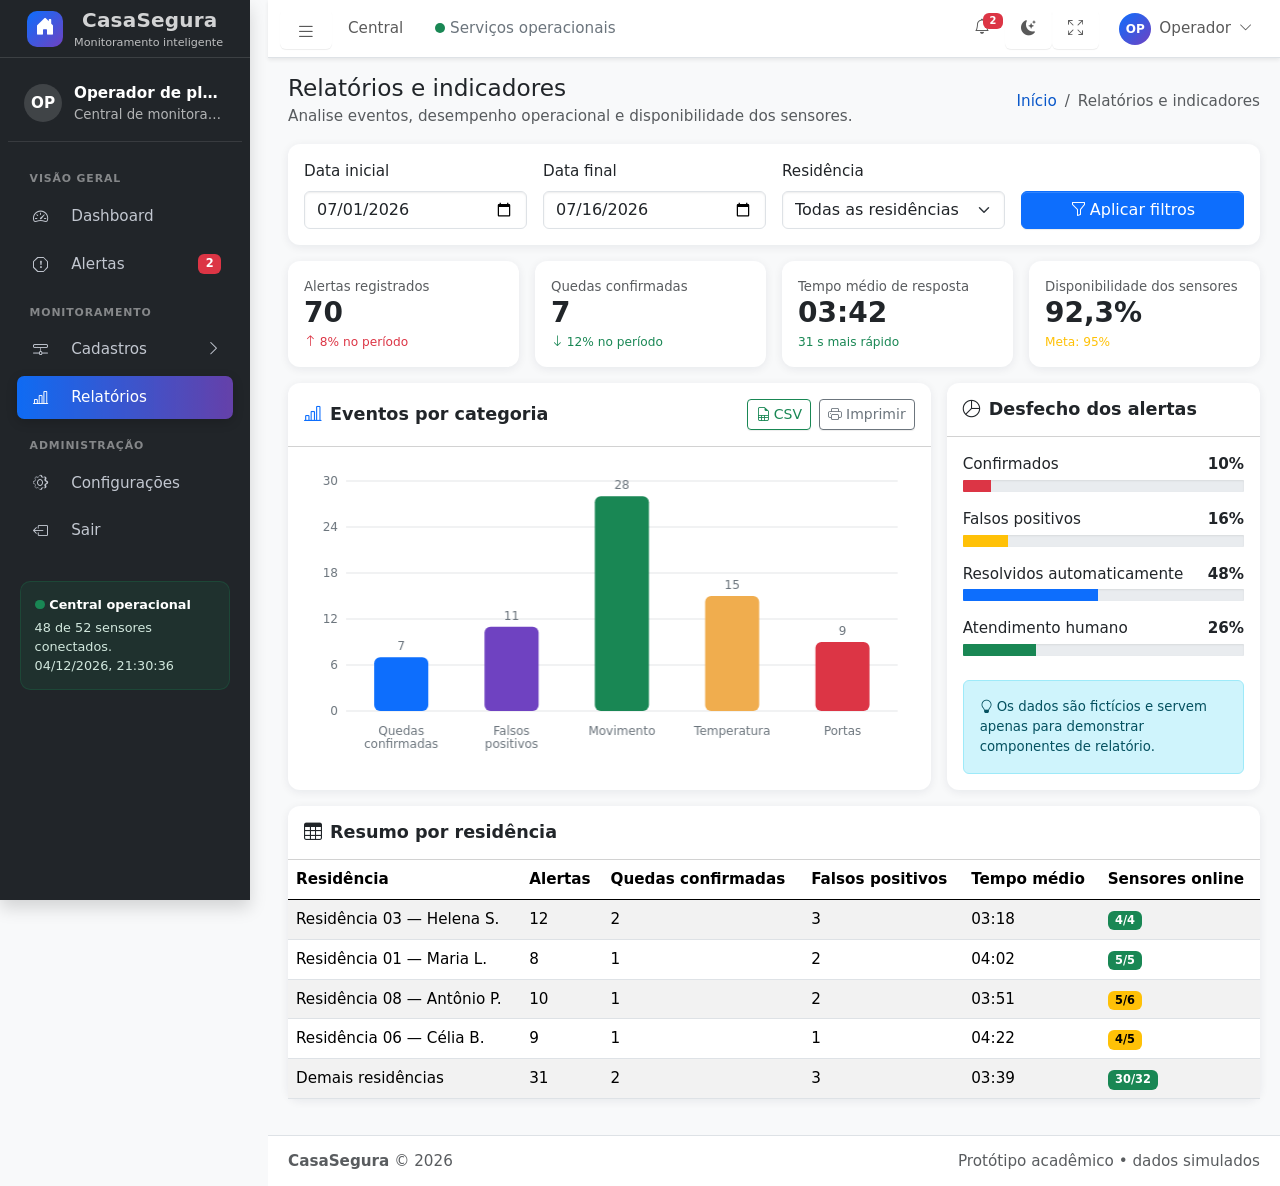
<file: page2/relatorios.html>
<!doctype html>
<html lang="pt-BR" data-bs-theme="light">
<head>
  <meta charset="utf-8">
  <meta name="viewport" content="width=device-width, initial-scale=1">
  <meta name="description" content="Protótipo acadêmico de monitoramento de casas inteligentes com AdminLTE.">
  <title>Relatórios | CasaSegura</title>
  <script>(function(){try{document.documentElement.setAttribute('data-bs-theme',localStorage.getItem('casasegura-theme')||'light')}catch(e){}})();</script>
  <link rel="stylesheet" href="assets/vendor/bootstrap.min.css">
  <link rel="stylesheet" href="assets/vendor/adminlte.min.css">
  <link rel="stylesheet" href="assets/vendor/bootstrap-icons.min.css">
  <link rel="stylesheet" href="assets/css/style.css">
</head>
<body class="layout-fixed sidebar-expand-lg bg-body-tertiary">
  <div class="app-wrapper">
    <nav class="app-header navbar navbar-expand bg-body shadow-sm">
      <div class="container-fluid">
        <ul class="navbar-nav align-items-center">
          <li class="nav-item"><button class="nav-link btn border-0" type="button" data-ui-toggle="sidebar" aria-label="Abrir ou recolher menu lateral"><i class="bi bi-list fs-5"></i></button></li>
          <li class="nav-item d-none d-md-block"><a href="dashboard.html" class="nav-link">Central</a></li>
          <li class="nav-item d-none d-lg-block"><span class="nav-link text-secondary"><span class="status-dot bg-success"></span>Serviços operacionais</span></li>
        </ul>
        <ul class="navbar-nav ms-auto align-items-center">
          <li class="nav-item dropdown">
            <a class="nav-link position-relative" data-bs-toggle="dropdown" href="#" aria-label="Notificações">
              <i class="bi bi-bell"></i><span class="badge text-bg-danger notification-badge">2</span>
            </a>
            <div class="dropdown-menu dropdown-menu-end dropdown-menu-lg p-0" style="min-width:310px">
              <div class="p-3 border-bottom"><strong>Notificações recentes</strong></div>
              <a href="alertas.html" class="dropdown-item py-3"><div class="d-flex"><i class="bi bi-exclamation-triangle-fill text-danger me-3"></i><div><strong>Possível queda detectada</strong><div class="small text-secondary">Residência 03 • há 4 min</div></div></div></a>
              <a href="dispositivos.html" class="dropdown-item py-3 border-top"><div class="d-flex"><i class="bi bi-battery-half text-warning me-3"></i><div><strong>Bateria abaixo de 20%</strong><div class="small text-secondary">Sensor de porta • há 16 min</div></div></div></a>
              <a href="alertas.html" class="dropdown-item text-center border-top py-2">Ver todos os alertas</a>
            </div>
          </li>
          <li class="nav-item"><button class="nav-link btn border-0" type="button" data-ui-toggle="theme" aria-label="Alternar tema"><i class="bi bi-moon-stars-fill" data-theme-icon></i></button></li>
          <li class="nav-item d-none d-sm-block"><button class="nav-link btn border-0" type="button" data-ui-toggle="fullscreen" aria-label="Tela cheia"><i class="bi bi-arrows-fullscreen"></i></button></li>
          <li class="nav-item dropdown ms-1">
            <a class="nav-link navbar-user" data-bs-toggle="dropdown" href="#"><span class="avatar-circle">OP</span><span class="d-none d-md-inline">Operador</span><i class="bi bi-chevron-down small"></i></a>
            <div class="dropdown-menu dropdown-menu-end">
              <a class="dropdown-item" href="configuracoes.html"><i class="bi bi-gear me-2"></i>Preferências</a>
              <div class="dropdown-divider"></div>
              <a class="dropdown-item" href="index.html"><i class="bi bi-box-arrow-right me-2"></i>Sair</a>
            </div>
          </li>
        </ul>
      </div>
    </nav>

      <aside class="app-sidebar bg-dark shadow" data-bs-theme="dark">
        <a href="dashboard.html" class="sidebar-brand">
          <span class="brand-icon"><i class="bi bi-house-door-fill"></i></span>
          <span class="brand-copy"><span class="brand-text">CasaSegura</span><span class="brand-subtitle">Monitoramento inteligente</span></span>
        </a>
        <div class="sidebar-wrapper">
          <div class="user-panel-custom">
            <span class="avatar-circle">OP</span>
            <div class="meta"><strong>Operador de plantão</strong><small>Central de monitoramento</small></div>
          </div>
          <nav class="mt-1" aria-label="Menu principal">
            <ul class="nav sidebar-menu flex-column" role="menu">
              <li class="nav-header">Visão geral</li>
              <li class="nav-item"><a href="dashboard.html" class="nav-link"><i class="nav-icon bi bi-speedometer2"></i><p>Dashboard</p></a></li>
              <li class="nav-item"><a href="alertas.html" class="nav-link"><i class="nav-icon bi bi-exclamation-octagon"></i><p>Alertas<span class="badge text-bg-danger ms-auto">2</span></p></a></li>
              <li class="nav-header">Monitoramento</li>
              <li class="nav-item menu-tree">
                <a href="#" class="nav-link" data-ui-treeview>
                  <i class="nav-icon bi bi-hdd-network"></i><p>Cadastros<i class="right bi bi-chevron-right"></i></p>
                </a>
                <ul class="nav nav-treeview">
                  <li class="nav-item"><a href="dispositivos.html" class="nav-link"><i class="nav-icon bi bi-broadcast-pin"></i><p>Dispositivos</p></a></li>
                  <li class="nav-item"><a href="residentes.html" class="nav-link"><i class="nav-icon bi bi-people"></i><p>Residentes</p></a></li>
                </ul>
              </li>
              <li class="nav-item"><a href="relatorios.html" class="nav-link active"><i class="nav-icon bi bi-bar-chart-line"></i><p>Relatórios</p></a></li>
              <li class="nav-header">Administração</li>
              <li class="nav-item"><a href="configuracoes.html" class="nav-link"><i class="nav-icon bi bi-gear"></i><p>Configurações</p></a></li>
              <li class="nav-item"><a href="index.html" class="nav-link"><i class="nav-icon bi bi-box-arrow-left"></i><p>Sair</p></a></li>
            </ul>
          </nav>
          <div class="sidebar-status-card">
            <strong><span class="status-dot bg-success"></span>Central operacional</strong>
            48 de 52 sensores conectados.<br><span data-current-time></span>
          </div>
        </div>
      </aside>
    <div class="sidebar-overlay" id="sidebarOverlay"></div>
    <main class="app-main">
      <div class="app-content-header">
        <div class="container-fluid">
          <div class="row align-items-center g-2">
            <div class="col-sm-8 page-title-wrap"><h1>Relatórios e indicadores</h1><p>Analise eventos, desempenho operacional e disponibilidade dos sensores.</p></div>
            <div class="col-sm-4"><ol class="breadcrumb float-sm-end mb-0"><li class="breadcrumb-item"><a href="dashboard.html">Início</a></li><li class="breadcrumb-item active" aria-current="page">Relatórios e indicadores</li></ol></div>
          </div>
        </div>
      </div>
      <div class="app-content"><div class="container-fluid">
<section class="card mb-3 no-print"><div class="card-body"><div class="row g-3 align-items-end"><div class="col-md-3"><label class="form-label">Data inicial</label><input type="date" class="form-control" value="2026-07-01"></div><div class="col-md-3"><label class="form-label">Data final</label><input type="date" class="form-control" value="2026-07-16"></div><div class="col-md-3"><label class="form-label">Residência</label><select class="form-select"><option>Todas as residências</option><option>Residência 03</option><option>Residência 01</option><option>Residência 08</option></select></div><div class="col-md-3 d-grid"><button class="btn btn-primary" id="applyReportFilter"><i class="bi bi-funnel me-1"></i>Aplicar filtros</button></div></div></div></section>
<div class="row g-3 mb-3"><div class="col-sm-6 col-xl-3"><div class="card metric-card"><div class="card-body"><div class="metric-label">Alertas registrados</div><div class="metric-value">70</div><div class="metric-trend text-danger mt-1"><i class="bi bi-arrow-up"></i> 8% no período</div></div></div></div><div class="col-sm-6 col-xl-3"><div class="card metric-card"><div class="card-body"><div class="metric-label">Quedas confirmadas</div><div class="metric-value">7</div><div class="metric-trend text-success mt-1"><i class="bi bi-arrow-down"></i> 12% no período</div></div></div></div><div class="col-sm-6 col-xl-3"><div class="card metric-card"><div class="card-body"><div class="metric-label">Tempo médio de resposta</div><div class="metric-value">03:42</div><div class="metric-trend text-success mt-1">31 s mais rápido</div></div></div></div><div class="col-sm-6 col-xl-3"><div class="card metric-card"><div class="card-body"><div class="metric-label">Disponibilidade dos sensores</div><div class="metric-value">92,3%</div><div class="metric-trend text-warning mt-1">Meta: 95%</div></div></div></div></div>
<div class="row g-3 mb-3"><div class="col-xl-8"><section class="card h-100"><div class="card-header d-flex align-items-center"><h2 class="card-title"><i class="bi bi-bar-chart-line me-2 text-primary"></i>Eventos por categoria</h2><div class="ms-auto d-flex gap-2 no-print"><button class="btn btn-sm btn-outline-success" id="exportReport"><i class="bi bi-file-earmark-spreadsheet me-1"></i>CSV</button><button class="btn btn-sm btn-outline-secondary" id="printReport"><i class="bi bi-printer me-1"></i>Imprimir</button></div></div><div class="card-body"><div class="chart-wrap"><canvas id="reportChart" aria-label="Gráfico de eventos por categoria"></canvas></div></div></section></div><div class="col-xl-4"><section class="card h-100"><div class="card-header"><h2 class="card-title"><i class="bi bi-pie-chart me-2"></i>Desfecho dos alertas</h2></div><div class="card-body"><div class="d-flex justify-content-between mb-1"><span>Confirmados</span><strong>10%</strong></div><div class="progress mb-3" style="height:.75rem"><div class="progress-bar bg-danger" style="width:10%"></div></div><div class="d-flex justify-content-between mb-1"><span>Falsos positivos</span><strong>16%</strong></div><div class="progress mb-3" style="height:.75rem"><div class="progress-bar bg-warning" style="width:16%"></div></div><div class="d-flex justify-content-between mb-1"><span>Resolvidos automaticamente</span><strong>48%</strong></div><div class="progress mb-3" style="height:.75rem"><div class="progress-bar bg-primary" style="width:48%"></div></div><div class="d-flex justify-content-between mb-1"><span>Atendimento humano</span><strong>26%</strong></div><div class="progress" style="height:.75rem"><div class="progress-bar bg-success" style="width:26%"></div></div><div class="alert alert-info small mt-4 mb-0"><i class="bi bi-lightbulb me-1"></i>Os dados são fictícios e servem apenas para demonstrar componentes de relatório.</div></div></section></div></div>
<section class="card"><div class="card-header"><h2 class="card-title"><i class="bi bi-table me-2"></i>Resumo por residência</h2></div><div class="table-responsive"><table class="table table-striped mb-0"><thead><tr><th>Residência</th><th>Alertas</th><th>Quedas confirmadas</th><th>Falsos positivos</th><th>Tempo médio</th><th>Sensores online</th></tr></thead><tbody><tr><td>Residência 03 — Helena S.</td><td>12</td><td>2</td><td>3</td><td>03:18</td><td><span class="badge text-bg-success">4/4</span></td></tr><tr><td>Residência 01 — Maria L.</td><td>8</td><td>1</td><td>2</td><td>04:02</td><td><span class="badge text-bg-success">5/5</span></td></tr><tr><td>Residência 08 — Antônio P.</td><td>10</td><td>1</td><td>2</td><td>03:51</td><td><span class="badge text-bg-warning">5/6</span></td></tr><tr><td>Residência 06 — Célia B.</td><td>9</td><td>1</td><td>1</td><td>04:22</td><td><span class="badge text-bg-warning">4/5</span></td></tr><tr><td>Demais residências</td><td>31</td><td>2</td><td>3</td><td>03:39</td><td><span class="badge text-bg-success">30/32</span></td></tr></tbody></table></div></section>
</div></div>
    </main>
    <footer class="app-footer"><div class="float-end d-none d-sm-inline">Protótipo acadêmico • dados simulados</div><strong>CasaSegura</strong> &copy; <span data-current-year></span></footer>
  </div>
  <div class="toast-container position-fixed top-0 end-0 p-3" id="toastContainer"></div>
  <script src="assets/vendor/bootstrap.bundle.min.js"></script>
  <script src="assets/js/app.js"></script>
</body>
</html>
</file>
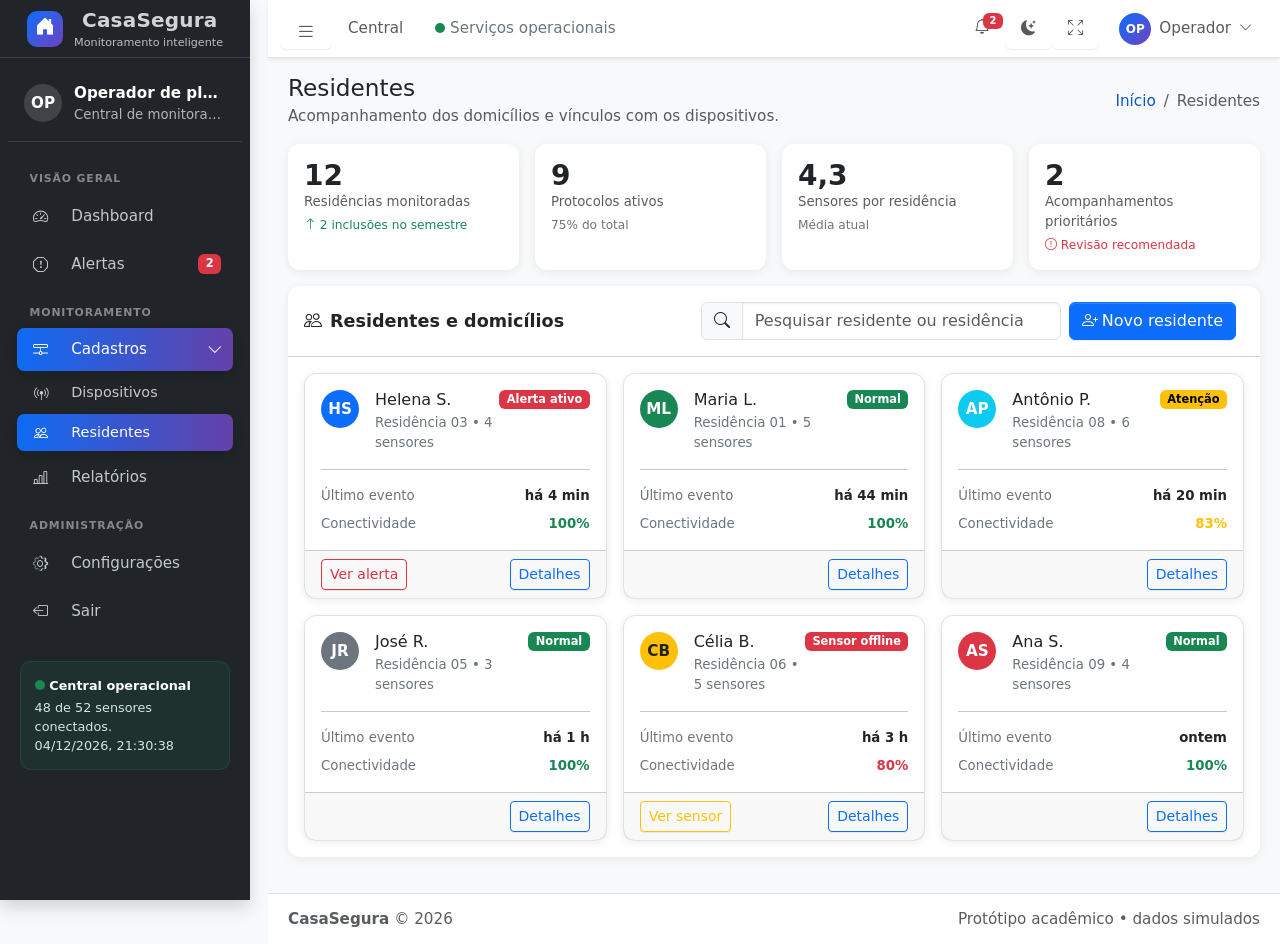
<file: page2/residentes.html>
<!doctype html>
<html lang="pt-BR" data-bs-theme="light">
<head>
  <meta charset="utf-8">
  <meta name="viewport" content="width=device-width, initial-scale=1">
  <meta name="description" content="Protótipo acadêmico de monitoramento de casas inteligentes com AdminLTE.">
  <title>Residentes | CasaSegura</title>
  <script>(function(){try{document.documentElement.setAttribute('data-bs-theme',localStorage.getItem('casasegura-theme')||'light')}catch(e){}})();</script>
  <link rel="stylesheet" href="assets/vendor/bootstrap.min.css">
  <link rel="stylesheet" href="assets/vendor/adminlte.min.css">
  <link rel="stylesheet" href="assets/vendor/bootstrap-icons.min.css">
  <link rel="stylesheet" href="assets/css/style.css">
</head>
<body class="layout-fixed sidebar-expand-lg bg-body-tertiary">
  <div class="app-wrapper">
    <nav class="app-header navbar navbar-expand bg-body shadow-sm">
      <div class="container-fluid">
        <ul class="navbar-nav align-items-center">
          <li class="nav-item"><button class="nav-link btn border-0" type="button" data-ui-toggle="sidebar" aria-label="Abrir ou recolher menu lateral"><i class="bi bi-list fs-5"></i></button></li>
          <li class="nav-item d-none d-md-block"><a href="dashboard.html" class="nav-link">Central</a></li>
          <li class="nav-item d-none d-lg-block"><span class="nav-link text-secondary"><span class="status-dot bg-success"></span>Serviços operacionais</span></li>
        </ul>
        <ul class="navbar-nav ms-auto align-items-center">
          <li class="nav-item dropdown">
            <a class="nav-link position-relative" data-bs-toggle="dropdown" href="#" aria-label="Notificações">
              <i class="bi bi-bell"></i><span class="badge text-bg-danger notification-badge">2</span>
            </a>
            <div class="dropdown-menu dropdown-menu-end dropdown-menu-lg p-0" style="min-width:310px">
              <div class="p-3 border-bottom"><strong>Notificações recentes</strong></div>
              <a href="alertas.html" class="dropdown-item py-3"><div class="d-flex"><i class="bi bi-exclamation-triangle-fill text-danger me-3"></i><div><strong>Possível queda detectada</strong><div class="small text-secondary">Residência 03 • há 4 min</div></div></div></a>
              <a href="dispositivos.html" class="dropdown-item py-3 border-top"><div class="d-flex"><i class="bi bi-battery-half text-warning me-3"></i><div><strong>Bateria abaixo de 20%</strong><div class="small text-secondary">Sensor de porta • há 16 min</div></div></div></a>
              <a href="alertas.html" class="dropdown-item text-center border-top py-2">Ver todos os alertas</a>
            </div>
          </li>
          <li class="nav-item"><button class="nav-link btn border-0" type="button" data-ui-toggle="theme" aria-label="Alternar tema"><i class="bi bi-moon-stars-fill" data-theme-icon></i></button></li>
          <li class="nav-item d-none d-sm-block"><button class="nav-link btn border-0" type="button" data-ui-toggle="fullscreen" aria-label="Tela cheia"><i class="bi bi-arrows-fullscreen"></i></button></li>
          <li class="nav-item dropdown ms-1">
            <a class="nav-link navbar-user" data-bs-toggle="dropdown" href="#"><span class="avatar-circle">OP</span><span class="d-none d-md-inline">Operador</span><i class="bi bi-chevron-down small"></i></a>
            <div class="dropdown-menu dropdown-menu-end">
              <a class="dropdown-item" href="configuracoes.html"><i class="bi bi-gear me-2"></i>Preferências</a>
              <div class="dropdown-divider"></div>
              <a class="dropdown-item" href="index.html"><i class="bi bi-box-arrow-right me-2"></i>Sair</a>
            </div>
          </li>
        </ul>
      </div>
    </nav>

      <aside class="app-sidebar bg-dark shadow" data-bs-theme="dark">
        <a href="dashboard.html" class="sidebar-brand">
          <span class="brand-icon"><i class="bi bi-house-door-fill"></i></span>
          <span class="brand-copy"><span class="brand-text">CasaSegura</span><span class="brand-subtitle">Monitoramento inteligente</span></span>
        </a>
        <div class="sidebar-wrapper">
          <div class="user-panel-custom">
            <span class="avatar-circle">OP</span>
            <div class="meta"><strong>Operador de plantão</strong><small>Central de monitoramento</small></div>
          </div>
          <nav class="mt-1" aria-label="Menu principal">
            <ul class="nav sidebar-menu flex-column" role="menu">
              <li class="nav-header">Visão geral</li>
              <li class="nav-item"><a href="dashboard.html" class="nav-link"><i class="nav-icon bi bi-speedometer2"></i><p>Dashboard</p></a></li>
              <li class="nav-item"><a href="alertas.html" class="nav-link"><i class="nav-icon bi bi-exclamation-octagon"></i><p>Alertas<span class="badge text-bg-danger ms-auto">2</span></p></a></li>
              <li class="nav-header">Monitoramento</li>
              <li class="nav-item menu-tree menu-open">
                <a href="#" class="nav-link active" data-ui-treeview>
                  <i class="nav-icon bi bi-hdd-network"></i><p>Cadastros<i class="right bi bi-chevron-right"></i></p>
                </a>
                <ul class="nav nav-treeview">
                  <li class="nav-item"><a href="dispositivos.html" class="nav-link"><i class="nav-icon bi bi-broadcast-pin"></i><p>Dispositivos</p></a></li>
                  <li class="nav-item"><a href="residentes.html" class="nav-link active"><i class="nav-icon bi bi-people"></i><p>Residentes</p></a></li>
                </ul>
              </li>
              <li class="nav-item"><a href="relatorios.html" class="nav-link"><i class="nav-icon bi bi-bar-chart-line"></i><p>Relatórios</p></a></li>
              <li class="nav-header">Administração</li>
              <li class="nav-item"><a href="configuracoes.html" class="nav-link"><i class="nav-icon bi bi-gear"></i><p>Configurações</p></a></li>
              <li class="nav-item"><a href="index.html" class="nav-link"><i class="nav-icon bi bi-box-arrow-left"></i><p>Sair</p></a></li>
            </ul>
          </nav>
          <div class="sidebar-status-card">
            <strong><span class="status-dot bg-success"></span>Central operacional</strong>
            48 de 52 sensores conectados.<br><span data-current-time></span>
          </div>
        </div>
      </aside>
    <div class="sidebar-overlay" id="sidebarOverlay"></div>
    <main class="app-main">
      <div class="app-content-header">
        <div class="container-fluid">
          <div class="row align-items-center g-2">
            <div class="col-sm-8 page-title-wrap"><h1>Residentes</h1><p>Acompanhamento dos domicílios e vínculos com os dispositivos.</p></div>
            <div class="col-sm-4"><ol class="breadcrumb float-sm-end mb-0"><li class="breadcrumb-item"><a href="dashboard.html">Início</a></li><li class="breadcrumb-item active" aria-current="page">Residentes</li></ol></div>
          </div>
        </div>
      </div>
      <div class="app-content"><div class="container-fluid">
<div class="row g-3 mb-3"><div class="col-sm-6 col-xl-3"><div class="card metric-card"><div class="card-body"><div class="metric-value">12</div><div class="metric-label">Residências monitoradas</div><div class="metric-trend text-success mt-1"><i class="bi bi-arrow-up"></i> 2 inclusões no semestre</div></div></div></div><div class="col-sm-6 col-xl-3"><div class="card metric-card"><div class="card-body"><div class="metric-value">9</div><div class="metric-label">Protocolos ativos</div><div class="metric-trend text-secondary mt-1">75% do total</div></div></div></div><div class="col-sm-6 col-xl-3"><div class="card metric-card"><div class="card-body"><div class="metric-value">4,3</div><div class="metric-label">Sensores por residência</div><div class="metric-trend text-secondary mt-1">Média atual</div></div></div></div><div class="col-sm-6 col-xl-3"><div class="card metric-card"><div class="card-body"><div class="metric-value">2</div><div class="metric-label">Acompanhamentos prioritários</div><div class="metric-trend text-danger mt-1"><i class="bi bi-exclamation-circle"></i> Revisão recomendada</div></div></div></div></div>
<section class="card"><div class="card-header d-flex flex-wrap align-items-center gap-2"><h2 class="card-title"><i class="bi bi-people me-2"></i>Residentes e domicílios</h2><div class="input-group ms-auto" style="max-width:360px"><span class="input-group-text"><i class="bi bi-search"></i></span><input type="search" class="form-control" id="residentSearch" placeholder="Pesquisar residente ou residência"></div><button class="btn btn-primary" data-demo-action="Formulário de novo residente aberto na simulação."><i class="bi bi-person-plus me-1"></i>Novo residente</button></div><div class="card-body"><div class="row g-3">
  <div class="col-md-6 col-xl-4" data-resident-card><article class="card h-100 border"><div class="card-body"><div class="d-flex align-items-start"><span class="avatar-circle bg-primary me-3">HS</span><div><h3 class="h6 mb-1">Helena S.</h3><div class="small text-secondary">Residência 03 • 4 sensores</div></div><span class="badge text-bg-danger ms-auto">Alerta ativo</span></div><hr><div class="d-flex justify-content-between small mb-2"><span class="text-secondary">Último evento</span><strong>há 4 min</strong></div><div class="d-flex justify-content-between small"><span class="text-secondary">Conectividade</span><strong class="text-success">100%</strong></div></div><div class="card-footer d-flex"><a href="alertas.html" class="btn btn-sm btn-outline-danger">Ver alerta</a><button class="btn btn-sm btn-outline-primary ms-auto" data-bs-toggle="modal" data-bs-target="#residentModal">Detalhes</button></div></article></div>
  <div class="col-md-6 col-xl-4" data-resident-card><article class="card h-100 border"><div class="card-body"><div class="d-flex align-items-start"><span class="avatar-circle bg-success me-3">ML</span><div><h3 class="h6 mb-1">Maria L.</h3><div class="small text-secondary">Residência 01 • 5 sensores</div></div><span class="badge text-bg-success ms-auto">Normal</span></div><hr><div class="d-flex justify-content-between small mb-2"><span class="text-secondary">Último evento</span><strong>há 44 min</strong></div><div class="d-flex justify-content-between small"><span class="text-secondary">Conectividade</span><strong class="text-success">100%</strong></div></div><div class="card-footer"><button class="btn btn-sm btn-outline-primary float-end" data-bs-toggle="modal" data-bs-target="#residentModal">Detalhes</button></div></article></div>
  <div class="col-md-6 col-xl-4" data-resident-card><article class="card h-100 border"><div class="card-body"><div class="d-flex align-items-start"><span class="avatar-circle bg-info me-3">AP</span><div><h3 class="h6 mb-1">Antônio P.</h3><div class="small text-secondary">Residência 08 • 6 sensores</div></div><span class="badge text-bg-warning ms-auto">Atenção</span></div><hr><div class="d-flex justify-content-between small mb-2"><span class="text-secondary">Último evento</span><strong>há 20 min</strong></div><div class="d-flex justify-content-between small"><span class="text-secondary">Conectividade</span><strong class="text-warning">83%</strong></div></div><div class="card-footer"><button class="btn btn-sm btn-outline-primary float-end" data-bs-toggle="modal" data-bs-target="#residentModal">Detalhes</button></div></article></div>
  <div class="col-md-6 col-xl-4" data-resident-card><article class="card h-100 border"><div class="card-body"><div class="d-flex align-items-start"><span class="avatar-circle bg-secondary me-3">JR</span><div><h3 class="h6 mb-1">José R.</h3><div class="small text-secondary">Residência 05 • 3 sensores</div></div><span class="badge text-bg-success ms-auto">Normal</span></div><hr><div class="d-flex justify-content-between small mb-2"><span class="text-secondary">Último evento</span><strong>há 1 h</strong></div><div class="d-flex justify-content-between small"><span class="text-secondary">Conectividade</span><strong class="text-success">100%</strong></div></div><div class="card-footer"><button class="btn btn-sm btn-outline-primary float-end" data-bs-toggle="modal" data-bs-target="#residentModal">Detalhes</button></div></article></div>
  <div class="col-md-6 col-xl-4" data-resident-card><article class="card h-100 border"><div class="card-body"><div class="d-flex align-items-start"><span class="avatar-circle bg-warning text-dark me-3">CB</span><div><h3 class="h6 mb-1">Célia B.</h3><div class="small text-secondary">Residência 06 • 5 sensores</div></div><span class="badge text-bg-danger ms-auto">Sensor offline</span></div><hr><div class="d-flex justify-content-between small mb-2"><span class="text-secondary">Último evento</span><strong>há 3 h</strong></div><div class="d-flex justify-content-between small"><span class="text-secondary">Conectividade</span><strong class="text-danger">80%</strong></div></div><div class="card-footer"><a href="dispositivos.html" class="btn btn-sm btn-outline-warning">Ver sensor</a><button class="btn btn-sm btn-outline-primary float-end" data-bs-toggle="modal" data-bs-target="#residentModal">Detalhes</button></div></article></div>
  <div class="col-md-6 col-xl-4" data-resident-card><article class="card h-100 border"><div class="card-body"><div class="d-flex align-items-start"><span class="avatar-circle bg-danger me-3">AS</span><div><h3 class="h6 mb-1">Ana S.</h3><div class="small text-secondary">Residência 09 • 4 sensores</div></div><span class="badge text-bg-success ms-auto">Normal</span></div><hr><div class="d-flex justify-content-between small mb-2"><span class="text-secondary">Último evento</span><strong>ontem</strong></div><div class="d-flex justify-content-between small"><span class="text-secondary">Conectividade</span><strong class="text-success">100%</strong></div></div><div class="card-footer"><button class="btn btn-sm btn-outline-primary float-end" data-bs-toggle="modal" data-bs-target="#residentModal">Detalhes</button></div></article></div>
</div></div></section>
<div class="modal fade" id="residentModal" tabindex="-1"><div class="modal-dialog modal-lg modal-dialog-centered"><div class="modal-content"><div class="modal-header"><h2 class="modal-title fs-5">Resumo do residente</h2><button class="btn-close" data-bs-dismiss="modal"></button></div><div class="modal-body"><div class="row g-3"><div class="col-md-4 text-center border-end"><span class="avatar-circle bg-primary mx-auto mb-2" style="width:72px;height:72px;font-size:1.2rem">HS</span><h3 class="h5">Helena S.</h3><p class="text-secondary">Residência 03</p><span class="badge text-bg-danger">Acompanhamento prioritário</span></div><div class="col-md-8"><h3 class="h6">Protocolo de resposta</h3><ol class="small"><li>Contato por alto-falante inteligente.</li><li>Notificação ao familiar de referência.</li><li>Acionamento do serviço de atendimento cadastrado.</li></ol><h3 class="h6 mt-4">Sensores vinculados</h3><div class="d-flex flex-wrap gap-2"><span class="badge text-bg-light border">2 sensores de queda</span><span class="badge text-bg-light border">1 sensor ambiental</span><span class="badge text-bg-light border">1 contato de porta</span></div></div></div></div><div class="modal-footer"><button class="btn btn-secondary" data-bs-dismiss="modal">Fechar</button><button class="btn btn-primary" data-demo-action="Perfil completo carregado na simulação.">Abrir perfil completo</button></div></div></div></div>
</div></div>
    </main>
    <footer class="app-footer"><div class="float-end d-none d-sm-inline">Protótipo acadêmico • dados simulados</div><strong>CasaSegura</strong> &copy; <span data-current-year></span></footer>
  </div>
  <div class="toast-container position-fixed top-0 end-0 p-3" id="toastContainer"></div>
  <script src="assets/vendor/bootstrap.bundle.min.js"></script>
  <script src="assets/js/app.js"></script>
</body>
</html>
</file>
<file: page2/assets/css/style.css>
:root {
  --cs-primary: #0d6efd;
  --cs-primary-dark: #084298;
  --cs-secondary: #6f42c1;
  --cs-success: #198754;
  --cs-warning: #f0ad4e;
  --cs-danger: #dc3545;
  --cs-sidebar-width: 268px;
  --cs-sidebar-mini-width: 76px;
  --cs-header-height: 58px;
  --cs-radius: .75rem;
}

html, body { min-height: 100%; }
body { font-size: .95rem; overflow-x: hidden; }
a { text-decoration: none; }

/* Estrutura de reserva para manter o projeto utilizável mesmo sem acesso ao CDN. */
.app-wrapper {
  min-height: 100vh;
  display: grid;
  grid-template-columns: var(--cs-sidebar-width) minmax(0, 1fr);
  grid-template-rows: var(--cs-header-height) minmax(0, 1fr) auto;
  grid-template-areas:
    "sidebar header"
    "sidebar main"
    "sidebar footer";
}
.app-header { grid-area: header; min-height: var(--cs-header-height); z-index: 1035; }
.app-sidebar {
  grid-area: sidebar;
  width: var(--cs-sidebar-width);
  min-height: 100vh;
  overflow: hidden;
  transition: width .2s ease, transform .2s ease;
  z-index: 1040;
}
.app-main { grid-area: main; min-width: 0; background: var(--bs-tertiary-bg, #f4f6f9); }
.app-footer { grid-area: footer; padding: .85rem 1.25rem; background: var(--bs-body-bg, #fff); border-top: 1px solid var(--bs-border-color, #dee2e6); }
.sidebar-brand {
  min-height: var(--cs-header-height);
  display: flex;
  align-items: center;
  gap: .7rem;
  padding: .75rem 1rem;
  color: #fff;
  border-bottom: 1px solid rgba(255,255,255,.12);
  white-space: nowrap;
}
.brand-icon {
  width: 36px;
  height: 36px;
  border-radius: 10px;
  display: inline-flex;
  align-items: center;
  justify-content: center;
  background: linear-gradient(135deg, #0d6efd, #6f42c1);
  color: #fff;
  font-size: 1.2rem;
  flex: 0 0 auto;
}
.brand-text { font-weight: 700; letter-spacing: .01em; }
.brand-subtitle { display: block; font-size: .7rem; opacity: .7; font-weight: 400; }
.sidebar-wrapper { height: calc(100vh - var(--cs-header-height)); overflow-y: auto; padding-bottom: 1rem; }
.user-panel-custom { display: flex; align-items: center; gap: .75rem; padding: 1rem; border-bottom: 1px solid rgba(255,255,255,.1); }
.avatar-circle { width: 38px; height: 38px; border-radius: 50%; display: inline-flex; align-items: center; justify-content: center; font-weight: 700; background: rgba(255,255,255,.14); color: #fff; flex: 0 0 auto; }
.user-panel-custom .meta { min-width: 0; color: #fff; }
.user-panel-custom .meta strong, .user-panel-custom .meta small { display: block; overflow: hidden; text-overflow: ellipsis; white-space: nowrap; }
.user-panel-custom .meta small { opacity: .65; }
.sidebar-menu { padding: .6rem .55rem; }
.sidebar-menu .nav-header { color: rgba(255,255,255,.45); font-size: .68rem; font-weight: 700; text-transform: uppercase; letter-spacing: .08em; padding: 1rem .8rem .35rem; }
.sidebar-menu .nav-link { color: rgba(255,255,255,.78); border-radius: .45rem; margin: .12rem 0; display: flex; align-items: center; gap: .65rem; padding: .62rem .75rem; }
.sidebar-menu .nav-link:hover { color: #fff; background: rgba(255,255,255,.08); }
.sidebar-menu .nav-link.active { color: #fff; background: linear-gradient(90deg, rgba(13,110,253,.95), rgba(111,66,193,.82)); box-shadow: 0 .2rem .65rem rgba(0,0,0,.18); }
.sidebar-menu .nav-icon { width: 1.25rem; text-align: center; flex: 0 0 auto; }
.sidebar-menu .nav-link p { margin: 0; flex: 1; display: flex; align-items: center; }
.sidebar-menu .right { margin-left: auto; transition: transform .2s ease; }
.nav-item.menu-open > .nav-link .right { transform: rotate(90deg); }
.nav-treeview { display: none; list-style: none; padding: 0 0 0 1.2rem; }
.nav-item.menu-open > .nav-treeview { display: block; }
.nav-treeview .nav-link { font-size: .9rem; padding-top: .48rem; padding-bottom: .48rem; }

body.sidebar-collapse .app-wrapper { grid-template-columns: var(--cs-sidebar-mini-width) minmax(0, 1fr); }
body.sidebar-collapse .app-sidebar { width: var(--cs-sidebar-mini-width); }
body.sidebar-collapse .brand-copy,
body.sidebar-collapse .user-panel-custom .meta,
body.sidebar-collapse .sidebar-menu .nav-link p,
body.sidebar-collapse .sidebar-menu .nav-header,
body.sidebar-collapse .sidebar-status-card { display: none; }
body.sidebar-collapse .sidebar-menu .nav-link { justify-content: center; padding-left: .65rem; padding-right: .65rem; }
body.sidebar-collapse .sidebar-menu .nav-icon { font-size: 1.1rem; }
body.sidebar-collapse .nav-treeview { padding-left: 0; }

.app-content-header { padding: 1.25rem 0 .65rem; }
.app-content { padding-bottom: 1.5rem; }
.page-title-wrap h1 { font-size: 1.45rem; margin: 0; }
.page-title-wrap p { margin: .2rem 0 0; color: var(--bs-secondary-color, #6c757d); }

.card { border: 0; border-radius: var(--cs-radius); box-shadow: 0 .12rem .6rem rgba(20, 30, 55, .075); }
.card-header { border-bottom-color: var(--bs-border-color-translucent, rgba(0,0,0,.1)); background: transparent; }
.card-title { margin: 0; font-weight: 650; }
.metric-card { height: 100%; }
.metric-card .metric-icon { width: 48px; height: 48px; border-radius: 14px; display: inline-flex; align-items: center; justify-content: center; font-size: 1.35rem; }
.metric-card .metric-value { font-size: 1.75rem; font-weight: 750; line-height: 1.15; }
.metric-card .metric-label { color: var(--bs-secondary-color, #6c757d); font-size: .83rem; }
.metric-card .metric-trend { font-size: .76rem; }

.small-box { position: relative; display: block; border-radius: var(--cs-radius); overflow: hidden; min-height: 126px; box-shadow: 0 .2rem .8rem rgba(20,30,55,.11); }
.small-box .inner { padding: 1.1rem 1.2rem; position: relative; z-index: 2; }
.small-box h3 { font-size: 2rem; font-weight: 750; margin: 0 0 .25rem; }
.small-box p { margin: 0; }
.small-box .small-box-icon { position: absolute; right: 1rem; top: .85rem; font-size: 3.8rem; opacity: .18; transform: rotate(-5deg); }
.small-box .small-box-footer { display: block; padding: .5rem 1.2rem; color: inherit; background: rgba(0,0,0,.11); position: absolute; bottom: 0; left: 0; right: 0; z-index: 2; }

.info-box { display: flex; align-items: center; min-height: 92px; border-radius: var(--cs-radius); background: var(--bs-body-bg, #fff); box-shadow: 0 .12rem .6rem rgba(20,30,55,.075); overflow: hidden; }
.info-box-icon { width: 86px; align-self: stretch; display: inline-flex; align-items: center; justify-content: center; font-size: 1.7rem; }
.info-box-content { padding: .8rem 1rem; min-width: 0; flex: 1; }
.info-box-text { display: block; color: var(--bs-secondary-color, #6c757d); white-space: nowrap; overflow: hidden; text-overflow: ellipsis; }
.info-box-number { display: block; font-size: 1.35rem; font-weight: 700; }

.chart-wrap { position: relative; min-height: 300px; }
.chart-wrap canvas { width: 100%; height: 300px; display: block; }
.chart-legend { display: flex; gap: 1rem; flex-wrap: wrap; font-size: .8rem; color: var(--bs-secondary-color, #6c757d); }
.legend-dot { display: inline-block; width: .7rem; height: .7rem; border-radius: 50%; margin-right: .35rem; }

.room-grid { display: grid; grid-template-columns: repeat(4, minmax(0, 1fr)); gap: .85rem; }
.room-card { border: 1px solid var(--bs-border-color, #dee2e6); border-radius: .7rem; padding: 1rem; background: var(--bs-body-bg, #fff); transition: transform .15s ease, box-shadow .15s ease; }
.room-card:hover { transform: translateY(-2px); box-shadow: 0 .45rem 1rem rgba(20,30,55,.09); }
.room-icon { width: 42px; height: 42px; border-radius: .65rem; display: inline-flex; align-items: center; justify-content: center; font-size: 1.15rem; }
.status-dot { display: inline-block; width: .62rem; height: .62rem; border-radius: 50%; margin-right: .3rem; }
.pulse-danger { animation: pulseDanger 1.5s infinite; }
@keyframes pulseDanger { 0% { box-shadow: 0 0 0 0 rgba(220,53,69,.6); } 70% { box-shadow: 0 0 0 9px rgba(220,53,69,0); } 100% { box-shadow: 0 0 0 0 rgba(220,53,69,0); } }

.timeline-simple { list-style: none; padding: 0; margin: 0; }
.timeline-simple li { position: relative; padding: 0 0 1.15rem 2.15rem; }
.timeline-simple li::before { content: ''; position: absolute; left: .73rem; top: 1.05rem; bottom: 0; width: 2px; background: var(--bs-border-color, #dee2e6); }
.timeline-simple li:last-child::before { display: none; }
.timeline-simple .timeline-icon { position: absolute; left: 0; top: .05rem; width: 1.5rem; height: 1.5rem; border-radius: 50%; display: inline-flex; align-items: center; justify-content: center; color: #fff; font-size: .73rem; }
.timeline-simple time { color: var(--bs-secondary-color, #6c757d); font-size: .76rem; }

.table > :not(caption) > * > * { vertical-align: middle; }
.table-actions { white-space: nowrap; }
.device-icon { width: 38px; height: 38px; border-radius: .6rem; display: inline-flex; align-items: center; justify-content: center; }
.filter-toolbar { display: grid; grid-template-columns: minmax(220px, 1.6fr) repeat(3, minmax(135px, .75fr)); gap: .65rem; }
.empty-state { padding: 2.5rem 1rem; text-align: center; color: var(--bs-secondary-color, #6c757d); }

.detail-hero { background: linear-gradient(135deg, rgba(13,110,253,.96), rgba(111,66,193,.9)); color: #fff; border-radius: var(--cs-radius); padding: 1.5rem; box-shadow: 0 .35rem 1.2rem rgba(13,110,253,.2); }
.detail-icon { width: 68px; height: 68px; border-radius: 18px; display: inline-flex; align-items: center; justify-content: center; background: rgba(255,255,255,.15); font-size: 2rem; }
.reading-value { font-size: 1.65rem; font-weight: 750; }

.alert-row { border-left: 4px solid transparent; }
.alert-row[data-severity="critico"] { border-left-color: var(--cs-danger); }
.alert-row[data-severity="atencao"] { border-left-color: var(--cs-warning); }
.alert-row[data-severity="informativo"] { border-left-color: var(--cs-primary); }
.severity-icon { width: 42px; height: 42px; border-radius: 50%; display: inline-flex; align-items: center; justify-content: center; }

.form-section-title { font-size: .9rem; font-weight: 700; text-transform: uppercase; letter-spacing: .045em; color: var(--bs-secondary-color, #6c757d); margin: .25rem 0 1rem; }
.required::after { content: ' *'; color: var(--cs-danger); }

.sidebar-status-card { margin: 1rem .75rem 0; padding: .85rem; border-radius: .65rem; background: rgba(25,135,84,.13); border: 1px solid rgba(25,135,84,.25); color: #d1e7dd; font-size: .8rem; }
.sidebar-status-card strong { display: block; color: #fff; margin-bottom: .2rem; }

.login-page-custom { min-height: 100vh; background:
  radial-gradient(circle at 12% 10%, rgba(13,110,253,.22), transparent 32%),
  radial-gradient(circle at 88% 85%, rgba(111,66,193,.2), transparent 34%),
  linear-gradient(145deg, #eef4ff, #f5f1ff); display: flex; align-items: center; justify-content: center; padding: 1.25rem; }
[data-bs-theme="dark"] .login-page-custom { background: radial-gradient(circle at 12% 10%, rgba(13,110,253,.23), transparent 32%), radial-gradient(circle at 88% 85%, rgba(111,66,193,.22), transparent 34%), #161a22; }
.login-shell { width: min(1040px, 100%); display: grid; grid-template-columns: 1.1fr .9fr; border-radius: 1.25rem; overflow: hidden; background: var(--bs-body-bg, #fff); box-shadow: 0 1.25rem 4rem rgba(15, 23, 42, .18); }
.login-presentation { padding: 3.25rem; color: #fff; background: linear-gradient(145deg, rgba(8,66,152,.98), rgba(111,66,193,.93)); position: relative; overflow: hidden; }
.login-presentation::after { content: ''; position: absolute; width: 320px; height: 320px; border-radius: 50%; border: 55px solid rgba(255,255,255,.07); right: -140px; bottom: -135px; }
.login-form-panel { padding: 3rem; display: flex; align-items: center; }
.login-form-panel > div { width: 100%; }
.login-feature { display: flex; gap: .75rem; margin: 1.1rem 0; position: relative; z-index: 1; }
.login-feature i { width: 34px; height: 34px; border-radius: 10px; display: inline-flex; align-items: center; justify-content: center; background: rgba(255,255,255,.13); flex: 0 0 auto; }

.notification-badge { position: absolute; top: .25rem; right: .15rem; font-size: .62rem; }
.navbar-user { display: flex; align-items: center; gap: .5rem; }
.navbar-user .avatar-circle { width: 32px; height: 32px; font-size: .75rem; background: linear-gradient(135deg, #0d6efd, #6f42c1); }

.toast-container { z-index: 1090; }
.progress-thin { height: .42rem; }
.kpi-mini { border-left: 3px solid var(--cs-primary); padding-left: .8rem; }
.report-preview { border: 1px dashed var(--bs-border-color, #dee2e6); border-radius: .65rem; padding: 1rem; }

@media (max-width: 1199.98px) {
  .room-grid { grid-template-columns: repeat(2, minmax(0, 1fr)); }
  .filter-toolbar { grid-template-columns: repeat(2, minmax(0, 1fr)); }
}

@media (max-width: 991.98px) {
  .app-wrapper { grid-template-columns: minmax(0, 1fr); grid-template-areas: "header" "main" "footer"; }
  .app-sidebar { position: fixed; left: 0; top: 0; bottom: 0; transform: translateX(-102%); width: var(--cs-sidebar-width) !important; }
  body.sidebar-open .app-sidebar { transform: translateX(0); }
  body.sidebar-collapse .app-wrapper { grid-template-columns: minmax(0, 1fr); }
  body.sidebar-collapse .brand-copy,
  body.sidebar-collapse .user-panel-custom .meta,
  body.sidebar-collapse .sidebar-menu .nav-link p,
  body.sidebar-collapse .sidebar-menu .nav-header,
  body.sidebar-collapse .sidebar-status-card { display: initial; }
  body.sidebar-collapse .sidebar-menu .nav-link { justify-content: flex-start; padding-left: .75rem; padding-right: .75rem; }
  .sidebar-overlay { display: none; position: fixed; inset: 0; background: rgba(0,0,0,.45); z-index: 1039; }
  body.sidebar-open .sidebar-overlay { display: block; }
  .login-shell { grid-template-columns: 1fr; max-width: 620px; }
  .login-presentation { padding: 2.25rem; }
  .login-form-panel { padding: 2.25rem; }
}

@media (max-width: 767.98px) {
  .room-grid, .filter-toolbar { grid-template-columns: 1fr; }
  .app-content-header { padding-top: 1rem; }
  .page-title-wrap h1 { font-size: 1.25rem; }
  .chart-wrap, .chart-wrap canvas { min-height: 240px; height: 240px; }
  .login-presentation { display: none; }
  .login-form-panel { padding: 1.6rem; }
  .table-responsive .table { min-width: 760px; }
}

@media print {
  .app-header, .app-sidebar, .app-footer, .no-print, .btn, .filter-toolbar { display: none !important; }
  .app-wrapper { display: block; }
  .app-main { background: #fff !important; }
  .card { box-shadow: none; border: 1px solid #ddd; break-inside: avoid; }
  body { background: #fff !important; }
}
</file>
<file: page2/assets/vendor/adminlte.min.css>
@charset "UTF-8";/*!
 *   AdminLTE v4.1.0
 *   Author: Colorlib
 *   Website: AdminLTE.io <https://adminlte.io>
 *   License: Open source - MIT <https://opensource.org/licenses/MIT>
 */:root,[data-bs-theme=light]{--bs-blue:#0d6efd;--bs-indigo:#6610f2;--bs-purple:#6f42c1;--bs-pink:#d63384;--bs-red:#dc3545;--bs-orange:#fd7e14;--bs-yellow:#ffc107;--bs-green:#198754;--bs-teal:#20c997;--bs-cyan:#0dcaf0;--bs-black:#000;--bs-white:#fff;--bs-gray:#6c757d;--bs-gray-dark:#343a40;--bs-gray-100:#f8f9fa;--bs-gray-200:#e9ecef;--bs-gray-300:#dee2e6;--bs-gray-400:#ced4da;--bs-gray-500:#adb5bd;--bs-gray-600:#6c757d;--bs-gray-700:#495057;--bs-gray-800:#343a40;--bs-gray-900:#212529;--bs-primary:#0d6efd;--bs-secondary:#6c757d;--bs-success:#198754;--bs-info:#0dcaf0;--bs-warning:#ffc107;--bs-danger:#dc3545;--bs-light:#f8f9fa;--bs-dark:#212529;--bs-primary-rgb:13,110,253;--bs-secondary-rgb:108,117,125;--bs-success-rgb:25,135,84;--bs-info-rgb:13,202,240;--bs-warning-rgb:255,193,7;--bs-danger-rgb:220,53,69;--bs-light-rgb:248,249,250;--bs-dark-rgb:33,37,41;--bs-primary-text-emphasis:rgb(5.2, 44, 101.2);--bs-secondary-text-emphasis:rgb(43.2, 46.8, 50);--bs-success-text-emphasis:rgb(10, 54, 33.6);--bs-info-text-emphasis:rgb(5.2, 80.8, 96);--bs-warning-text-emphasis:rgb(102, 77.2, 2.8);--bs-danger-text-emphasis:rgb(88, 21.2, 27.6);--bs-light-text-emphasis:#495057;--bs-dark-text-emphasis:#495057;--bs-primary-bg-subtle:rgb(206.6, 226, 254.6);--bs-secondary-bg-subtle:rgb(225.6, 227.4, 229);--bs-success-bg-subtle:rgb(209, 231, 220.8);--bs-info-bg-subtle:rgb(206.6, 244.4, 252);--bs-warning-bg-subtle:rgb(255, 242.6, 205.4);--bs-danger-bg-subtle:rgb(248, 214.6, 217.8);--bs-light-bg-subtle:rgb(251.5, 252, 252.5);--bs-dark-bg-subtle:#ced4da;--bs-primary-border-subtle:rgb(158.2, 197, 254.2);--bs-secondary-border-subtle:rgb(196.2, 199.8, 203);--bs-success-border-subtle:rgb(163, 207, 186.6);--bs-info-border-subtle:rgb(158.2, 233.8, 249);--bs-warning-border-subtle:rgb(255, 230.2, 155.8);--bs-danger-border-subtle:rgb(241, 174.2, 180.6);--bs-light-border-subtle:#e9ecef;--bs-dark-border-subtle:#adb5bd;--bs-white-rgb:255,255,255;--bs-black-rgb:0,0,0;--bs-font-sans-serif:"Source Sans 3",system-ui,-apple-system,"Segoe UI",Roboto,"Helvetica Neue","Noto Sans","Liberation Sans",Arial,sans-serif,"Apple Color Emoji","Segoe UI Emoji","Segoe UI Symbol","Noto Color Emoji";--bs-font-monospace:SFMono-Regular,Menlo,Monaco,Consolas,"Liberation Mono","Courier New",monospace;--bs-gradient:linear-gradient(180deg, rgba(255, 255, 255, 0.15), rgba(255, 255, 255, 0));--bs-body-font-family:var(--bs-font-sans-serif);--bs-body-font-size:1rem;--bs-body-font-weight:400;--bs-body-line-height:1.5;--bs-body-color:#212529;--bs-body-color-rgb:33,37,41;--bs-body-bg:#fff;--bs-body-bg-rgb:255,255,255;--bs-emphasis-color:#000;--bs-emphasis-color-rgb:0,0,0;--bs-secondary-color:rgba(33, 37, 41, 0.75);--bs-secondary-color-rgb:33,37,41;--bs-secondary-bg:#e9ecef;--bs-secondary-bg-rgb:233,236,239;--bs-tertiary-color:rgba(33, 37, 41, 0.5);--bs-tertiary-color-rgb:33,37,41;--bs-tertiary-bg:#f8f9fa;--bs-tertiary-bg-rgb:248,249,250;--bs-heading-color:inherit;--bs-link-color:#0d6efd;--bs-link-color-rgb:13,110,253;--bs-link-decoration:underline;--bs-link-hover-color:rgb(10.4, 88, 202.4);--bs-link-hover-color-rgb:10,88,202;--bs-code-color:#d63384;--bs-highlight-color:#212529;--bs-highlight-bg:rgb(255, 242.6, 205.4);--bs-border-width:1px;--bs-border-style:solid;--bs-border-color:#dee2e6;--bs-border-color-translucent:rgba(0, 0, 0, 0.175);--bs-border-radius:0.375rem;--bs-border-radius-sm:0.25rem;--bs-border-radius-lg:0.5rem;--bs-border-radius-xl:1rem;--bs-border-radius-xxl:2rem;--bs-border-radius-2xl:var(--bs-border-radius-xxl);--bs-border-radius-pill:50rem;--bs-box-shadow:0 0.5rem 1rem rgba(0, 0, 0, 0.15);--bs-box-shadow-sm:0 0.125rem 0.25rem rgba(0, 0, 0, 0.075);--bs-box-shadow-lg:0 1rem 3rem rgba(0, 0, 0, 0.175);--bs-box-shadow-inset:inset 0 1px 2px rgba(0, 0, 0, 0.075);--bs-focus-ring-width:0.25rem;--bs-focus-ring-opacity:0.25;--bs-focus-ring-color:rgba(13, 110, 253, 0.25);--bs-form-valid-color:#198754;--bs-form-valid-border-color:#198754;--bs-form-invalid-color:#dc3545;--bs-form-invalid-border-color:#dc3545}[data-bs-theme=dark]{color-scheme:dark;--bs-body-color:#dee2e6;--bs-body-color-rgb:222,226,230;--bs-body-bg:#212529;--bs-body-bg-rgb:33,37,41;--bs-emphasis-color:#fff;--bs-emphasis-color-rgb:255,255,255;--bs-secondary-color:rgba(222, 226, 230, 0.75);--bs-secondary-color-rgb:222,226,230;--bs-secondary-bg:#343a40;--bs-secondary-bg-rgb:52,58,64;--bs-tertiary-color:rgba(222, 226, 230, 0.5);--bs-tertiary-color-rgb:222,226,230;--bs-tertiary-bg:rgb(42.5, 47.5, 52.5);--bs-tertiary-bg-rgb:43,48,53;--bs-primary-text-emphasis:rgb(109.8, 168, 253.8);--bs-secondary-text-emphasis:rgb(166.8, 172.2, 177);--bs-success-text-emphasis:rgb(117, 183, 152.4);--bs-info-text-emphasis:rgb(109.8, 223.2, 246);--bs-warning-text-emphasis:rgb(255, 217.8, 106.2);--bs-danger-text-emphasis:rgb(234, 133.8, 143.4);--bs-light-text-emphasis:#f8f9fa;--bs-dark-text-emphasis:#dee2e6;--bs-primary-bg-subtle:rgb(2.6, 22, 50.6);--bs-secondary-bg-subtle:rgb(21.6, 23.4, 25);--bs-success-bg-subtle:rgb(5, 27, 16.8);--bs-info-bg-subtle:rgb(2.6, 40.4, 48);--bs-warning-bg-subtle:rgb(51, 38.6, 1.4);--bs-danger-bg-subtle:rgb(44, 10.6, 13.8);--bs-light-bg-subtle:#343a40;--bs-dark-bg-subtle:#1a1d20;--bs-primary-border-subtle:rgb(7.8, 66, 151.8);--bs-secondary-border-subtle:rgb(64.8, 70.2, 75);--bs-success-border-subtle:rgb(15, 81, 50.4);--bs-info-border-subtle:rgb(7.8, 121.2, 144);--bs-warning-border-subtle:rgb(153, 115.8, 4.2);--bs-danger-border-subtle:rgb(132, 31.8, 41.4);--bs-light-border-subtle:#495057;--bs-dark-border-subtle:#343a40;--bs-heading-color:inherit;--bs-link-color:rgb(109.8, 168, 253.8);--bs-link-hover-color:rgb(138.84, 185.4, 254.04);--bs-link-color-rgb:110,168,254;--bs-link-hover-color-rgb:139,185,254;--bs-code-color:rgb(230.4, 132.6, 181.2);--bs-highlight-color:#dee2e6;--bs-highlight-bg:rgb(102, 77.2, 2.8);--bs-border-color:#495057;--bs-border-color-translucent:rgba(255, 255, 255, 0.15);--bs-form-valid-color:rgb(117, 183, 152.4);--bs-form-valid-border-color:rgb(117, 183, 152.4);--bs-form-invalid-color:rgb(234, 133.8, 143.4);--bs-form-invalid-border-color:rgb(234, 133.8, 143.4)}*,::after,::before{box-sizing:border-box}@media (prefers-reduced-motion:no-preference){:root{scroll-behavior:smooth}}body{margin:0;font-family:var(--bs-body-font-family);font-size:var(--bs-body-font-size);font-weight:var(--bs-body-font-weight);line-height:var(--bs-body-line-height);color:var(--bs-body-color);text-align:var(--bs-body-text-align);background-color:var(--bs-body-bg);-webkit-text-size-adjust:100%;-webkit-tap-highlight-color:transparent}hr{margin:1rem 0;color:inherit;border:0;border-top:var(--bs-border-width) solid;opacity:.25}.h1,.h2,.h3,.h4,.h5,.h6,h1,h2,h3,h4,h5,h6{margin-top:0;margin-bottom:.5rem;font-weight:500;line-height:1.2;color:var(--bs-heading-color)}.h1,h1{font-size:calc(1.375rem + 1.5vw)}@media (min-width:1200px){.h1,h1{font-size:2.5rem}}.h2,h2{font-size:calc(1.325rem + .9vw)}@media (min-width:1200px){.h2,h2{font-size:2rem}}.h3,h3{font-size:calc(1.3rem + .6vw)}@media (min-width:1200px){.h3,h3{font-size:1.75rem}}.h4,h4{font-size:calc(1.275rem + .3vw)}@media (min-width:1200px){.h4,h4{font-size:1.5rem}}.h5,h5{font-size:1.25rem}.h6,h6{font-size:1rem}p{margin-top:0;margin-bottom:1rem}abbr[title]{-webkit-text-decoration:underline dotted;text-decoration:underline dotted;cursor:help;-webkit-text-decoration-skip-ink:none;text-decoration-skip-ink:none}address{margin-bottom:1rem;font-style:normal;line-height:inherit}ol,ul{padding-left:2rem}dl,ol,ul{margin-top:0;margin-bottom:1rem}ol ol,ol ul,ul ol,ul ul{margin-bottom:0}dt{font-weight:700}dd{margin-bottom:.5rem;margin-left:0}blockquote{margin:0 0 1rem}b,strong{font-weight:bolder}.small,small{font-size:.875em}.mark,mark{padding:.1875em;color:var(--bs-highlight-color);background-color:var(--bs-highlight-bg)}sub,sup{position:relative;font-size:.75em;line-height:0;vertical-align:baseline}sub{bottom:-.25em}sup{top:-.5em}a{color:rgba(var(--bs-link-color-rgb),var(--bs-link-opacity,1));text-decoration:underline}a:hover{--bs-link-color-rgb:var(--bs-link-hover-color-rgb)}a:not([href]):not([class]),a:not([href]):not([class]):hover{color:inherit;text-decoration:none}code,kbd,pre,samp{font-family:var(--bs-font-monospace);font-size:1em}pre{display:block;margin-top:0;margin-bottom:1rem;overflow:auto;font-size:.875em}pre code{font-size:inherit;color:inherit;word-break:normal}code{font-size:.875em;color:var(--bs-code-color);word-wrap:break-word}a>code{color:inherit}kbd{padding:.1875rem .375rem;font-size:.875em;color:var(--bs-body-bg);background-color:var(--bs-body-color);border-radius:.25rem}kbd kbd{padding:0;font-size:1em}figure{margin:0 0 1rem}img,svg{vertical-align:middle}table{caption-side:bottom;border-collapse:collapse}caption{padding-top:.5rem;padding-bottom:.5rem;color:var(--bs-secondary-color);text-align:left}th{text-align:inherit;text-align:-webkit-match-parent}tbody,td,tfoot,th,thead,tr{border-color:inherit;border-style:solid;border-width:0}label{display:inline-block}button{border-radius:0}button:focus:not(:focus-visible){outline:0}button,input,optgroup,select,textarea{margin:0;font-family:inherit;font-size:inherit;line-height:inherit}button,select{text-transform:none}[role=button]{cursor:pointer}select{word-wrap:normal}select:disabled{opacity:1}[list]:not([type=date]):not([type=datetime-local]):not([type=month]):not([type=week]):not([type=time])::-webkit-calendar-picker-indicator{display:none!important}[type=button],[type=reset],[type=submit],button{-webkit-appearance:button}[type=button]:not(:disabled),[type=reset]:not(:disabled),[type=submit]:not(:disabled),button:not(:disabled){cursor:pointer}::-moz-focus-inner{padding:0;border-style:none}textarea{resize:vertical}fieldset{min-width:0;padding:0;margin:0;border:0}legend{float:left;width:100%;padding:0;margin-bottom:.5rem;line-height:inherit;font-size:calc(1.275rem + .3vw)}@media (min-width:1200px){legend{font-size:1.5rem}}legend+*{clear:left}::-webkit-datetime-edit-day-field,::-webkit-datetime-edit-fields-wrapper,::-webkit-datetime-edit-hour-field,::-webkit-datetime-edit-minute,::-webkit-datetime-edit-month-field,::-webkit-datetime-edit-text,::-webkit-datetime-edit-year-field{padding:0}::-webkit-inner-spin-button{height:auto}[type=search]{-webkit-appearance:textfield;outline-offset:-2px}[type=search]::-webkit-search-cancel-button{cursor:pointer;filter:grayscale(1)}::-webkit-search-decoration{-webkit-appearance:none}::-webkit-color-swatch-wrapper{padding:0}::file-selector-button{font:inherit;-webkit-appearance:button}output{display:inline-block}iframe{border:0}summary{display:list-item;cursor:pointer}progress{vertical-align:baseline}[hidden]{display:none!important}.lead{font-size:1.25rem;font-weight:300}.display-1{font-weight:300;line-height:1.2;font-size:calc(1.625rem + 4.5vw)}@media (min-width:1200px){.display-1{font-size:5rem}}.display-2{font-weight:300;line-height:1.2;font-size:calc(1.575rem + 3.9vw)}@media (min-width:1200px){.display-2{font-size:4.5rem}}.display-3{font-weight:300;line-height:1.2;font-size:calc(1.525rem + 3.3vw)}@media (min-width:1200px){.display-3{font-size:4rem}}.display-4{font-weight:300;line-height:1.2;font-size:calc(1.475rem + 2.7vw)}@media (min-width:1200px){.display-4{font-size:3.5rem}}.display-5{font-weight:300;line-height:1.2;font-size:calc(1.425rem + 2.1vw)}@media (min-width:1200px){.display-5{font-size:3rem}}.display-6{font-weight:300;line-height:1.2;font-size:calc(1.375rem + 1.5vw)}@media (min-width:1200px){.display-6{font-size:2.5rem}}.list-unstyled{padding-left:0;list-style:none}.list-inline{padding-left:0;list-style:none}.list-inline-item{display:inline-block}.list-inline-item:not(:last-child){margin-right:.5rem}.initialism{font-size:.875em;text-transform:uppercase}.blockquote{margin-bottom:1rem;font-size:1.25rem}.blockquote>:last-child{margin-bottom:0}.blockquote-footer{margin-top:-1rem;margin-bottom:1rem;font-size:.875em;color:#6c757d}.blockquote-footer::before{content:"— "}.img-fluid{max-width:100%;height:auto}.img-thumbnail{padding:.25rem;background-color:var(--bs-body-bg);border:var(--bs-border-width) solid var(--bs-border-color);border-radius:var(--bs-border-radius);box-shadow:var(--bs-box-shadow-sm);max-width:100%;height:auto}.figure{display:inline-block}.figure-img{margin-bottom:.5rem;line-height:1}.figure-caption{font-size:.875em;color:var(--bs-secondary-color)}.container,.container-fluid,.container-lg,.container-md,.container-sm,.container-xl,.container-xxl{--bs-gutter-x:1.5rem;--bs-gutter-y:0;width:100%;padding-right:calc(var(--bs-gutter-x) * .5);padding-left:calc(var(--bs-gutter-x) * .5);margin-right:auto;margin-left:auto}@media (min-width:576px){.container,.container-sm{max-width:540px}}@media (min-width:768px){.container,.container-md,.container-sm{max-width:720px}}@media (min-width:992px){.container,.container-lg,.container-md,.container-sm{max-width:960px}}@media (min-width:1200px){.container,.container-lg,.container-md,.container-sm,.container-xl{max-width:1140px}}@media (min-width:1400px){.container,.container-lg,.container-md,.container-sm,.container-xl,.container-xxl{max-width:1320px}}:root{--bs-breakpoint-xs:0;--bs-breakpoint-sm:576px;--bs-breakpoint-md:768px;--bs-breakpoint-lg:992px;--bs-breakpoint-xl:1200px;--bs-breakpoint-xxl:1400px}.row{--bs-gutter-x:1.5rem;--bs-gutter-y:0;display:flex;flex-wrap:wrap;margin-top:calc(-1 * var(--bs-gutter-y));margin-right:calc(-.5 * var(--bs-gutter-x));margin-left:calc(-.5 * var(--bs-gutter-x))}.row>*{flex-shrink:0;width:100%;max-width:100%;padding-right:calc(var(--bs-gutter-x) * .5);padding-left:calc(var(--bs-gutter-x) * .5);margin-top:var(--bs-gutter-y)}.col{flex:1 0 0}.row-cols-auto>*{flex:0 0 auto;width:auto}.row-cols-1>*{flex:0 0 auto;width:100%}.row-cols-2>*{flex:0 0 auto;width:50%}.row-cols-3>*{flex:0 0 auto;width:33.33333333%}.row-cols-4>*{flex:0 0 auto;width:25%}.row-cols-5>*{flex:0 0 auto;width:20%}.row-cols-6>*{flex:0 0 auto;width:16.66666667%}.col-auto{flex:0 0 auto;width:auto}.col-1{flex:0 0 auto;width:8.33333333%}.col-2{flex:0 0 auto;width:16.66666667%}.col-3{flex:0 0 auto;width:25%}.col-4{flex:0 0 auto;width:33.33333333%}.col-5{flex:0 0 auto;width:41.66666667%}.col-6{flex:0 0 auto;width:50%}.col-7{flex:0 0 auto;width:58.33333333%}.col-8{flex:0 0 auto;width:66.66666667%}.col-9{flex:0 0 auto;width:75%}.col-10{flex:0 0 auto;width:83.33333333%}.col-11{flex:0 0 auto;width:91.66666667%}.col-12{flex:0 0 auto;width:100%}.offset-1{margin-left:8.33333333%}.offset-2{margin-left:16.66666667%}.offset-3{margin-left:25%}.offset-4{margin-left:33.33333333%}.offset-5{margin-left:41.66666667%}.offset-6{margin-left:50%}.offset-7{margin-left:58.33333333%}.offset-8{margin-left:66.66666667%}.offset-9{margin-left:75%}.offset-10{margin-left:83.33333333%}.offset-11{margin-left:91.66666667%}.g-0,.gx-0{--bs-gutter-x:0}.g-0,.gy-0{--bs-gutter-y:0}.g-1,.gx-1{--bs-gutter-x:0.25rem}.g-1,.gy-1{--bs-gutter-y:0.25rem}.g-2,.gx-2{--bs-gutter-x:0.5rem}.g-2,.gy-2{--bs-gutter-y:0.5rem}.g-3,.gx-3{--bs-gutter-x:1rem}.g-3,.gy-3{--bs-gutter-y:1rem}.g-4,.gx-4{--bs-gutter-x:1.5rem}.g-4,.gy-4{--bs-gutter-y:1.5rem}.g-5,.gx-5{--bs-gutter-x:3rem}.g-5,.gy-5{--bs-gutter-y:3rem}@media (min-width:576px){.col-sm{flex:1 0 0}.row-cols-sm-auto>*{flex:0 0 auto;width:auto}.row-cols-sm-1>*{flex:0 0 auto;width:100%}.row-cols-sm-2>*{flex:0 0 auto;width:50%}.row-cols-sm-3>*{flex:0 0 auto;width:33.33333333%}.row-cols-sm-4>*{flex:0 0 auto;width:25%}.row-cols-sm-5>*{flex:0 0 auto;width:20%}.row-cols-sm-6>*{flex:0 0 auto;width:16.66666667%}.col-sm-auto{flex:0 0 auto;width:auto}.col-sm-1{flex:0 0 auto;width:8.33333333%}.col-sm-2{flex:0 0 auto;width:16.66666667%}.col-sm-3{flex:0 0 auto;width:25%}.col-sm-4{flex:0 0 auto;width:33.33333333%}.col-sm-5{flex:0 0 auto;width:41.66666667%}.col-sm-6{flex:0 0 auto;width:50%}.col-sm-7{flex:0 0 auto;width:58.33333333%}.col-sm-8{flex:0 0 auto;width:66.66666667%}.col-sm-9{flex:0 0 auto;width:75%}.col-sm-10{flex:0 0 auto;width:83.33333333%}.col-sm-11{flex:0 0 auto;width:91.66666667%}.col-sm-12{flex:0 0 auto;width:100%}.offset-sm-0{margin-left:0}.offset-sm-1{margin-left:8.33333333%}.offset-sm-2{margin-left:16.66666667%}.offset-sm-3{margin-left:25%}.offset-sm-4{margin-left:33.33333333%}.offset-sm-5{margin-left:41.66666667%}.offset-sm-6{margin-left:50%}.offset-sm-7{margin-left:58.33333333%}.offset-sm-8{margin-left:66.66666667%}.offset-sm-9{margin-left:75%}.offset-sm-10{margin-left:83.33333333%}.offset-sm-11{margin-left:91.66666667%}.g-sm-0,.gx-sm-0{--bs-gutter-x:0}.g-sm-0,.gy-sm-0{--bs-gutter-y:0}.g-sm-1,.gx-sm-1{--bs-gutter-x:0.25rem}.g-sm-1,.gy-sm-1{--bs-gutter-y:0.25rem}.g-sm-2,.gx-sm-2{--bs-gutter-x:0.5rem}.g-sm-2,.gy-sm-2{--bs-gutter-y:0.5rem}.g-sm-3,.gx-sm-3{--bs-gutter-x:1rem}.g-sm-3,.gy-sm-3{--bs-gutter-y:1rem}.g-sm-4,.gx-sm-4{--bs-gutter-x:1.5rem}.g-sm-4,.gy-sm-4{--bs-gutter-y:1.5rem}.g-sm-5,.gx-sm-5{--bs-gutter-x:3rem}.g-sm-5,.gy-sm-5{--bs-gutter-y:3rem}}@media (min-width:768px){.col-md{flex:1 0 0}.row-cols-md-auto>*{flex:0 0 auto;width:auto}.row-cols-md-1>*{flex:0 0 auto;width:100%}.row-cols-md-2>*{flex:0 0 auto;width:50%}.row-cols-md-3>*{flex:0 0 auto;width:33.33333333%}.row-cols-md-4>*{flex:0 0 auto;width:25%}.row-cols-md-5>*{flex:0 0 auto;width:20%}.row-cols-md-6>*{flex:0 0 auto;width:16.66666667%}.col-md-auto{flex:0 0 auto;width:auto}.col-md-1{flex:0 0 auto;width:8.33333333%}.col-md-2{flex:0 0 auto;width:16.66666667%}.col-md-3{flex:0 0 auto;width:25%}.col-md-4{flex:0 0 auto;width:33.33333333%}.col-md-5{flex:0 0 auto;width:41.66666667%}.col-md-6{flex:0 0 auto;width:50%}.col-md-7{flex:0 0 auto;width:58.33333333%}.col-md-8{flex:0 0 auto;width:66.66666667%}.col-md-9{flex:0 0 auto;width:75%}.col-md-10{flex:0 0 auto;width:83.33333333%}.col-md-11{flex:0 0 auto;width:91.66666667%}.col-md-12{flex:0 0 auto;width:100%}.offset-md-0{margin-left:0}.offset-md-1{margin-left:8.33333333%}.offset-md-2{margin-left:16.66666667%}.offset-md-3{margin-left:25%}.offset-md-4{margin-left:33.33333333%}.offset-md-5{margin-left:41.66666667%}.offset-md-6{margin-left:50%}.offset-md-7{margin-left:58.33333333%}.offset-md-8{margin-left:66.66666667%}.offset-md-9{margin-left:75%}.offset-md-10{margin-left:83.33333333%}.offset-md-11{margin-left:91.66666667%}.g-md-0,.gx-md-0{--bs-gutter-x:0}.g-md-0,.gy-md-0{--bs-gutter-y:0}.g-md-1,.gx-md-1{--bs-gutter-x:0.25rem}.g-md-1,.gy-md-1{--bs-gutter-y:0.25rem}.g-md-2,.gx-md-2{--bs-gutter-x:0.5rem}.g-md-2,.gy-md-2{--bs-gutter-y:0.5rem}.g-md-3,.gx-md-3{--bs-gutter-x:1rem}.g-md-3,.gy-md-3{--bs-gutter-y:1rem}.g-md-4,.gx-md-4{--bs-gutter-x:1.5rem}.g-md-4,.gy-md-4{--bs-gutter-y:1.5rem}.g-md-5,.gx-md-5{--bs-gutter-x:3rem}.g-md-5,.gy-md-5{--bs-gutter-y:3rem}}@media (min-width:992px){.col-lg{flex:1 0 0}.row-cols-lg-auto>*{flex:0 0 auto;width:auto}.row-cols-lg-1>*{flex:0 0 auto;width:100%}.row-cols-lg-2>*{flex:0 0 auto;width:50%}.row-cols-lg-3>*{flex:0 0 auto;width:33.33333333%}.row-cols-lg-4>*{flex:0 0 auto;width:25%}.row-cols-lg-5>*{flex:0 0 auto;width:20%}.row-cols-lg-6>*{flex:0 0 auto;width:16.66666667%}.col-lg-auto{flex:0 0 auto;width:auto}.col-lg-1{flex:0 0 auto;width:8.33333333%}.col-lg-2{flex:0 0 auto;width:16.66666667%}.col-lg-3{flex:0 0 auto;width:25%}.col-lg-4{flex:0 0 auto;width:33.33333333%}.col-lg-5{flex:0 0 auto;width:41.66666667%}.col-lg-6{flex:0 0 auto;width:50%}.col-lg-7{flex:0 0 auto;width:58.33333333%}.col-lg-8{flex:0 0 auto;width:66.66666667%}.col-lg-9{flex:0 0 auto;width:75%}.col-lg-10{flex:0 0 auto;width:83.33333333%}.col-lg-11{flex:0 0 auto;width:91.66666667%}.col-lg-12{flex:0 0 auto;width:100%}.offset-lg-0{margin-left:0}.offset-lg-1{margin-left:8.33333333%}.offset-lg-2{margin-left:16.66666667%}.offset-lg-3{margin-left:25%}.offset-lg-4{margin-left:33.33333333%}.offset-lg-5{margin-left:41.66666667%}.offset-lg-6{margin-left:50%}.offset-lg-7{margin-left:58.33333333%}.offset-lg-8{margin-left:66.66666667%}.offset-lg-9{margin-left:75%}.offset-lg-10{margin-left:83.33333333%}.offset-lg-11{margin-left:91.66666667%}.g-lg-0,.gx-lg-0{--bs-gutter-x:0}.g-lg-0,.gy-lg-0{--bs-gutter-y:0}.g-lg-1,.gx-lg-1{--bs-gutter-x:0.25rem}.g-lg-1,.gy-lg-1{--bs-gutter-y:0.25rem}.g-lg-2,.gx-lg-2{--bs-gutter-x:0.5rem}.g-lg-2,.gy-lg-2{--bs-gutter-y:0.5rem}.g-lg-3,.gx-lg-3{--bs-gutter-x:1rem}.g-lg-3,.gy-lg-3{--bs-gutter-y:1rem}.g-lg-4,.gx-lg-4{--bs-gutter-x:1.5rem}.g-lg-4,.gy-lg-4{--bs-gutter-y:1.5rem}.g-lg-5,.gx-lg-5{--bs-gutter-x:3rem}.g-lg-5,.gy-lg-5{--bs-gutter-y:3rem}}@media (min-width:1200px){.col-xl{flex:1 0 0}.row-cols-xl-auto>*{flex:0 0 auto;width:auto}.row-cols-xl-1>*{flex:0 0 auto;width:100%}.row-cols-xl-2>*{flex:0 0 auto;width:50%}.row-cols-xl-3>*{flex:0 0 auto;width:33.33333333%}.row-cols-xl-4>*{flex:0 0 auto;width:25%}.row-cols-xl-5>*{flex:0 0 auto;width:20%}.row-cols-xl-6>*{flex:0 0 auto;width:16.66666667%}.col-xl-auto{flex:0 0 auto;width:auto}.col-xl-1{flex:0 0 auto;width:8.33333333%}.col-xl-2{flex:0 0 auto;width:16.66666667%}.col-xl-3{flex:0 0 auto;width:25%}.col-xl-4{flex:0 0 auto;width:33.33333333%}.col-xl-5{flex:0 0 auto;width:41.66666667%}.col-xl-6{flex:0 0 auto;width:50%}.col-xl-7{flex:0 0 auto;width:58.33333333%}.col-xl-8{flex:0 0 auto;width:66.66666667%}.col-xl-9{flex:0 0 auto;width:75%}.col-xl-10{flex:0 0 auto;width:83.33333333%}.col-xl-11{flex:0 0 auto;width:91.66666667%}.col-xl-12{flex:0 0 auto;width:100%}.offset-xl-0{margin-left:0}.offset-xl-1{margin-left:8.33333333%}.offset-xl-2{margin-left:16.66666667%}.offset-xl-3{margin-left:25%}.offset-xl-4{margin-left:33.33333333%}.offset-xl-5{margin-left:41.66666667%}.offset-xl-6{margin-left:50%}.offset-xl-7{margin-left:58.33333333%}.offset-xl-8{margin-left:66.66666667%}.offset-xl-9{margin-left:75%}.offset-xl-10{margin-left:83.33333333%}.offset-xl-11{margin-left:91.66666667%}.g-xl-0,.gx-xl-0{--bs-gutter-x:0}.g-xl-0,.gy-xl-0{--bs-gutter-y:0}.g-xl-1,.gx-xl-1{--bs-gutter-x:0.25rem}.g-xl-1,.gy-xl-1{--bs-gutter-y:0.25rem}.g-xl-2,.gx-xl-2{--bs-gutter-x:0.5rem}.g-xl-2,.gy-xl-2{--bs-gutter-y:0.5rem}.g-xl-3,.gx-xl-3{--bs-gutter-x:1rem}.g-xl-3,.gy-xl-3{--bs-gutter-y:1rem}.g-xl-4,.gx-xl-4{--bs-gutter-x:1.5rem}.g-xl-4,.gy-xl-4{--bs-gutter-y:1.5rem}.g-xl-5,.gx-xl-5{--bs-gutter-x:3rem}.g-xl-5,.gy-xl-5{--bs-gutter-y:3rem}}@media (min-width:1400px){.col-xxl{flex:1 0 0}.row-cols-xxl-auto>*{flex:0 0 auto;width:auto}.row-cols-xxl-1>*{flex:0 0 auto;width:100%}.row-cols-xxl-2>*{flex:0 0 auto;width:50%}.row-cols-xxl-3>*{flex:0 0 auto;width:33.33333333%}.row-cols-xxl-4>*{flex:0 0 auto;width:25%}.row-cols-xxl-5>*{flex:0 0 auto;width:20%}.row-cols-xxl-6>*{flex:0 0 auto;width:16.66666667%}.col-xxl-auto{flex:0 0 auto;width:auto}.col-xxl-1{flex:0 0 auto;width:8.33333333%}.col-xxl-2{flex:0 0 auto;width:16.66666667%}.col-xxl-3{flex:0 0 auto;width:25%}.col-xxl-4{flex:0 0 auto;width:33.33333333%}.col-xxl-5{flex:0 0 auto;width:41.66666667%}.col-xxl-6{flex:0 0 auto;width:50%}.col-xxl-7{flex:0 0 auto;width:58.33333333%}.col-xxl-8{flex:0 0 auto;width:66.66666667%}.col-xxl-9{flex:0 0 auto;width:75%}.col-xxl-10{flex:0 0 auto;width:83.33333333%}.col-xxl-11{flex:0 0 auto;width:91.66666667%}.col-xxl-12{flex:0 0 auto;width:100%}.offset-xxl-0{margin-left:0}.offset-xxl-1{margin-left:8.33333333%}.offset-xxl-2{margin-left:16.66666667%}.offset-xxl-3{margin-left:25%}.offset-xxl-4{margin-left:33.33333333%}.offset-xxl-5{margin-left:41.66666667%}.offset-xxl-6{margin-left:50%}.offset-xxl-7{margin-left:58.33333333%}.offset-xxl-8{margin-left:66.66666667%}.offset-xxl-9{margin-left:75%}.offset-xxl-10{margin-left:83.33333333%}.offset-xxl-11{margin-left:91.66666667%}.g-xxl-0,.gx-xxl-0{--bs-gutter-x:0}.g-xxl-0,.gy-xxl-0{--bs-gutter-y:0}.g-xxl-1,.gx-xxl-1{--bs-gutter-x:0.25rem}.g-xxl-1,.gy-xxl-1{--bs-gutter-y:0.25rem}.g-xxl-2,.gx-xxl-2{--bs-gutter-x:0.5rem}.g-xxl-2,.gy-xxl-2{--bs-gutter-y:0.5rem}.g-xxl-3,.gx-xxl-3{--bs-gutter-x:1rem}.g-xxl-3,.gy-xxl-3{--bs-gutter-y:1rem}.g-xxl-4,.gx-xxl-4{--bs-gutter-x:1.5rem}.g-xxl-4,.gy-xxl-4{--bs-gutter-y:1.5rem}.g-xxl-5,.gx-xxl-5{--bs-gutter-x:3rem}.g-xxl-5,.gy-xxl-5{--bs-gutter-y:3rem}}.table{--bs-table-color-type:initial;--bs-table-bg-type:initial;--bs-table-color-state:initial;--bs-table-bg-state:initial;--bs-table-color:var(--bs-emphasis-color);--bs-table-bg:var(--bs-body-bg);--bs-table-border-color:var(--bs-border-color);--bs-table-accent-bg:transparent;--bs-table-striped-color:var(--bs-emphasis-color);--bs-table-striped-bg:rgba(var(--bs-emphasis-color-rgb), 0.05);--bs-table-active-color:var(--bs-emphasis-color);--bs-table-active-bg:rgba(var(--bs-emphasis-color-rgb), 0.1);--bs-table-hover-color:var(--bs-emphasis-color);--bs-table-hover-bg:rgba(var(--bs-emphasis-color-rgb), 0.075);width:100%;margin-bottom:1rem;vertical-align:top;border-color:var(--bs-table-border-color)}.table>:not(caption)>*>*{padding:.5rem .5rem;color:var(--bs-table-color-state,var(--bs-table-color-type,var(--bs-table-color)));background-color:var(--bs-table-bg);border-bottom-width:var(--bs-border-width);box-shadow:inset 0 0 0 9999px var(--bs-table-bg-state,var(--bs-table-bg-type,var(--bs-table-accent-bg)))}.table>tbody{vertical-align:inherit}.table>thead{vertical-align:bottom}.table-group-divider{border-top:calc(var(--bs-border-width) * 2) solid currentcolor}.caption-top{caption-side:top}.table-sm>:not(caption)>*>*{padding:.25rem .25rem}.table-bordered>:not(caption)>*{border-width:var(--bs-border-width) 0}.table-bordered>:not(caption)>*>*{border-width:0 var(--bs-border-width)}.table-borderless>:not(caption)>*>*{border-bottom-width:0}.table-borderless>:not(:first-child){border-top-width:0}.table-striped>tbody>tr:nth-of-type(odd)>*{--bs-table-color-type:var(--bs-table-striped-color);--bs-table-bg-type:var(--bs-table-striped-bg)}.table-striped-columns>:not(caption)>tr>:nth-child(2n){--bs-table-color-type:var(--bs-table-striped-color);--bs-table-bg-type:var(--bs-table-striped-bg)}.table-active{--bs-table-color-state:var(--bs-table-active-color);--bs-table-bg-state:var(--bs-table-active-bg)}.table-hover>tbody>tr:hover>*{--bs-table-color-state:var(--bs-table-hover-color);--bs-table-bg-state:var(--bs-table-hover-bg)}.table-primary{--bs-table-color:#000;--bs-table-bg:rgb(206.6, 226, 254.6);--bs-table-border-color:rgb(165.28, 180.8, 203.68);--bs-table-striped-bg:rgb(196.27, 214.7, 241.87);--bs-table-striped-color:#000;--bs-table-active-bg:rgb(185.94, 203.4, 229.14);--bs-table-active-color:#000;--bs-table-hover-bg:rgb(191.105, 209.05, 235.505);--bs-table-hover-color:#000;color:var(--bs-table-color);border-color:var(--bs-table-border-color)}.table-secondary{--bs-table-color:#000;--bs-table-bg:rgb(225.6, 227.4, 229);--bs-table-border-color:rgb(180.48, 181.92, 183.2);--bs-table-striped-bg:rgb(214.32, 216.03, 217.55);--bs-table-striped-color:#000;--bs-table-active-bg:rgb(203.04, 204.66, 206.1);--bs-table-active-color:#000;--bs-table-hover-bg:rgb(208.68, 210.345, 211.825);--bs-table-hover-color:#000;color:var(--bs-table-color);border-color:var(--bs-table-border-color)}.table-success{--bs-table-color:#000;--bs-table-bg:rgb(209, 231, 220.8);--bs-table-border-color:rgb(167.2, 184.8, 176.64);--bs-table-striped-bg:rgb(198.55, 219.45, 209.76);--bs-table-striped-color:#000;--bs-table-active-bg:rgb(188.1, 207.9, 198.72);--bs-table-active-color:#000;--bs-table-hover-bg:rgb(193.325, 213.675, 204.24);--bs-table-hover-color:#000;color:var(--bs-table-color);border-color:var(--bs-table-border-color)}.table-info{--bs-table-color:#000;--bs-table-bg:rgb(206.6, 244.4, 252);--bs-table-border-color:rgb(165.28, 195.52, 201.6);--bs-table-striped-bg:rgb(196.27, 232.18, 239.4);--bs-table-striped-color:#000;--bs-table-active-bg:rgb(185.94, 219.96, 226.8);--bs-table-active-color:#000;--bs-table-hover-bg:rgb(191.105, 226.07, 233.1);--bs-table-hover-color:#000;color:var(--bs-table-color);border-color:var(--bs-table-border-color)}.table-warning{--bs-table-color:#000;--bs-table-bg:rgb(255, 242.6, 205.4);--bs-table-border-color:rgb(204, 194.08, 164.32);--bs-table-striped-bg:rgb(242.25, 230.47, 195.13);--bs-table-striped-color:#000;--bs-table-active-bg:rgb(229.5, 218.34, 184.86);--bs-table-active-color:#000;--bs-table-hover-bg:rgb(235.875, 224.405, 189.995);--bs-table-hover-color:#000;color:var(--bs-table-color);border-color:var(--bs-table-border-color)}.table-danger{--bs-table-color:#000;--bs-table-bg:rgb(248, 214.6, 217.8);--bs-table-border-color:rgb(198.4, 171.68, 174.24);--bs-table-striped-bg:rgb(235.6, 203.87, 206.91);--bs-table-striped-color:#000;--bs-table-active-bg:rgb(223.2, 193.14, 196.02);--bs-table-active-color:#000;--bs-table-hover-bg:rgb(229.4, 198.505, 201.465);--bs-table-hover-color:#000;color:var(--bs-table-color);border-color:var(--bs-table-border-color)}.table-light{--bs-table-color:#000;--bs-table-bg:#f8f9fa;--bs-table-border-color:rgb(198.4, 199.2, 200);--bs-table-striped-bg:rgb(235.6, 236.55, 237.5);--bs-table-striped-color:#000;--bs-table-active-bg:rgb(223.2, 224.1, 225);--bs-table-active-color:#000;--bs-table-hover-bg:rgb(229.4, 230.325, 231.25);--bs-table-hover-color:#000;color:var(--bs-table-color);border-color:var(--bs-table-border-color)}.table-dark{--bs-table-color:#fff;--bs-table-bg:#212529;--bs-table-border-color:rgb(77.4, 80.6, 83.8);--bs-table-striped-bg:rgb(44.1, 47.9, 51.7);--bs-table-striped-color:#fff;--bs-table-active-bg:rgb(55.2, 58.8, 62.4);--bs-table-active-color:#fff;--bs-table-hover-bg:rgb(49.65, 53.35, 57.05);--bs-table-hover-color:#fff;color:var(--bs-table-color);border-color:var(--bs-table-border-color)}.table-responsive{overflow-x:auto;-webkit-overflow-scrolling:touch}@media (max-width:575.98px){.table-responsive-sm{overflow-x:auto;-webkit-overflow-scrolling:touch}}@media (max-width:767.98px){.table-responsive-md{overflow-x:auto;-webkit-overflow-scrolling:touch}}@media (max-width:991.98px){.table-responsive-lg{overflow-x:auto;-webkit-overflow-scrolling:touch}}@media (max-width:1199.98px){.table-responsive-xl{overflow-x:auto;-webkit-overflow-scrolling:touch}}@media (max-width:1399.98px){.table-responsive-xxl{overflow-x:auto;-webkit-overflow-scrolling:touch}}.form-label{margin-bottom:.5rem}.col-form-label{padding-top:calc(.375rem + var(--bs-border-width));padding-bottom:calc(.375rem + var(--bs-border-width));margin-bottom:0;font-size:inherit;line-height:1.5}.col-form-label-lg{padding-top:calc(.5rem + var(--bs-border-width));padding-bottom:calc(.5rem + var(--bs-border-width));font-size:1.25rem}.col-form-label-sm{padding-top:calc(.25rem + var(--bs-border-width));padding-bottom:calc(.25rem + var(--bs-border-width));font-size:.875rem}.form-text{margin-top:.25rem;font-size:.875em;color:var(--bs-secondary-color)}.form-control{display:block;width:100%;padding:.375rem .75rem;font-size:1rem;font-weight:400;line-height:1.5;color:var(--bs-body-color);-webkit-appearance:none;appearance:none;background-color:var(--bs-body-bg);background-clip:padding-box;border:var(--bs-border-width) solid var(--bs-border-color);border-radius:var(--bs-border-radius);box-shadow:var(--bs-box-shadow-inset);transition:border-color .15s ease-in-out,box-shadow .15s ease-in-out}@media (prefers-reduced-motion:reduce){.form-control{transition:none}}.form-control[type=file]{overflow:hidden}.form-control[type=file]:not(:disabled):not([readonly]){cursor:pointer}.form-control:focus{color:var(--bs-body-color);background-color:var(--bs-body-bg);border-color:rgb(134,182.5,254);outline:0;box-shadow:var(--bs-box-shadow-inset),0 0 0 .25rem rgba(13,110,253,.25)}.form-control::-webkit-date-and-time-value{min-width:85px;height:1.5em;margin:0}.form-control::-webkit-datetime-edit{display:block;padding:0}.form-control::placeholder{color:var(--bs-secondary-color);opacity:1}.form-control:disabled{background-color:var(--bs-secondary-bg);opacity:1}.form-control::file-selector-button{padding:.375rem .75rem;margin:-.375rem -.75rem;margin-inline-end:.75rem;color:var(--bs-body-color);background-color:var(--bs-tertiary-bg);pointer-events:none;border-color:inherit;border-style:solid;border-width:0;border-inline-end-width:var(--bs-border-width);border-radius:0;transition:color .15s ease-in-out,background-color .15s ease-in-out,border-color .15s ease-in-out,box-shadow .15s ease-in-out}@media (prefers-reduced-motion:reduce){.form-control::file-selector-button{transition:none}}.form-control:hover:not(:disabled):not([readonly])::file-selector-button{background-color:var(--bs-secondary-bg)}.form-control-plaintext{display:block;width:100%;padding:.375rem 0;margin-bottom:0;line-height:1.5;color:var(--bs-body-color);background-color:transparent;border:solid transparent;border-width:var(--bs-border-width) 0}.form-control-plaintext:focus{outline:0}.form-control-plaintext.form-control-lg,.form-control-plaintext.form-control-sm{padding-right:0;padding-left:0}.form-control-sm{min-height:calc(1.5em + .5rem + calc(var(--bs-border-width) * 2));padding:.25rem .5rem;font-size:.875rem;border-radius:var(--bs-border-radius-sm)}.form-control-sm::file-selector-button{padding:.25rem .5rem;margin:-.25rem -.5rem;margin-inline-end:.5rem}.form-control-lg{min-height:calc(1.5em + 1rem + calc(var(--bs-border-width) * 2));padding:.5rem 1rem;font-size:1.25rem;border-radius:var(--bs-border-radius-lg)}.form-control-lg::file-selector-button{padding:.5rem 1rem;margin:-.5rem -1rem;margin-inline-end:1rem}textarea.form-control{min-height:calc(1.5em + .75rem + calc(var(--bs-border-width) * 2))}textarea.form-control-sm{min-height:calc(1.5em + .5rem + calc(var(--bs-border-width) * 2))}textarea.form-control-lg{min-height:calc(1.5em + 1rem + calc(var(--bs-border-width) * 2))}.form-control-color{width:3rem;height:calc(1.5em + .75rem + calc(var(--bs-border-width) * 2));padding:.375rem}.form-control-color:not(:disabled):not([readonly]){cursor:pointer}.form-control-color::-moz-color-swatch{border:0!important;border-radius:var(--bs-border-radius)}.form-control-color::-webkit-color-swatch{border:0!important;border-radius:var(--bs-border-radius)}.form-control-color.form-control-sm{height:calc(1.5em + .5rem + calc(var(--bs-border-width) * 2))}.form-control-color.form-control-lg{height:calc(1.5em + 1rem + calc(var(--bs-border-width) * 2))}.form-select{--bs-form-select-bg-img:url("data:image/svg+xml,%3csvg xmlns='http://www.w3.org/2000/svg' viewBox='0 0 16 16'%3e%3cpath fill='none' stroke='%23343a40' stroke-linecap='round' stroke-linejoin='round' stroke-width='2' d='m2 5 6 6 6-6'/%3e%3c/svg%3e");display:block;width:100%;padding:.375rem 2.25rem .375rem .75rem;font-size:1rem;font-weight:400;line-height:1.5;color:var(--bs-body-color);-webkit-appearance:none;appearance:none;background-color:var(--bs-body-bg);background-image:var(--bs-form-select-bg-img),var(--bs-form-select-bg-icon,none);background-repeat:no-repeat;background-position:right .75rem center;background-size:16px 12px;border:var(--bs-border-width) solid var(--bs-border-color);border-radius:var(--bs-border-radius);box-shadow:var(--bs-box-shadow-inset);transition:border-color .15s ease-in-out,box-shadow .15s ease-in-out}@media (prefers-reduced-motion:reduce){.form-select{transition:none}}.form-select:focus{border-color:rgb(134,182.5,254);outline:0;box-shadow:var(--bs-box-shadow-inset),0 0 0 .25rem rgba(13,110,253,.25)}.form-select[multiple],.form-select[size]:not([size="1"]){padding-right:.75rem;background-image:none}.form-select:disabled{background-color:var(--bs-secondary-bg)}.form-select:-moz-focusring{color:transparent;text-shadow:0 0 0 var(--bs-body-color)}.form-select-sm{padding-top:.25rem;padding-bottom:.25rem;padding-left:.5rem;font-size:.875rem;border-radius:var(--bs-border-radius-sm)}.form-select-lg{padding-top:.5rem;padding-bottom:.5rem;padding-left:1rem;font-size:1.25rem;border-radius:var(--bs-border-radius-lg)}[data-bs-theme=dark] .form-select{--bs-form-select-bg-img:url("data:image/svg+xml,%3csvg xmlns='http://www.w3.org/2000/svg' viewBox='0 0 16 16'%3e%3cpath fill='none' stroke='%23dee2e6' stroke-linecap='round' stroke-linejoin='round' stroke-width='2' d='m2 5 6 6 6-6'/%3e%3c/svg%3e")}.form-check{display:block;min-height:1.5rem;padding-left:1.5em;margin-bottom:.125rem}.form-check .form-check-input{float:left;margin-left:-1.5em}.form-check-reverse{padding-right:1.5em;padding-left:0;text-align:right}.form-check-reverse .form-check-input{float:right;margin-right:-1.5em;margin-left:0}.form-check-input{--bs-form-check-bg:var(--bs-body-bg);flex-shrink:0;width:1em;height:1em;margin-top:.25em;vertical-align:top;-webkit-appearance:none;appearance:none;background-color:var(--bs-form-check-bg);background-image:var(--bs-form-check-bg-image);background-repeat:no-repeat;background-position:center;background-size:contain;border:var(--bs-border-width) solid var(--bs-border-color);-webkit-print-color-adjust:exact;print-color-adjust:exact}.form-check-input[type=checkbox]{border-radius:.25em}.form-check-input[type=radio]{border-radius:50%}.form-check-input:active{filter:brightness(90%)}.form-check-input:focus{border-color:rgb(134,182.5,254);outline:0;box-shadow:0 0 0 .25rem rgba(13,110,253,.25)}.form-check-input:checked{background-color:#0d6efd;border-color:#0d6efd}.form-check-input:checked[type=checkbox]{--bs-form-check-bg-image:url("data:image/svg+xml,%3csvg xmlns='http://www.w3.org/2000/svg' viewBox='0 0 20 20'%3e%3cpath fill='none' stroke='%23fff' stroke-linecap='round' stroke-linejoin='round' stroke-width='3' d='m6 10 3 3 6-6'/%3e%3c/svg%3e")}.form-check-input:checked[type=radio]{--bs-form-check-bg-image:url("data:image/svg+xml,%3csvg xmlns='http://www.w3.org/2000/svg' viewBox='-4 -4 8 8'%3e%3ccircle r='2' fill='%23fff'/%3e%3c/svg%3e")}.form-check-input[type=checkbox]:indeterminate{background-color:#0d6efd;border-color:#0d6efd;--bs-form-check-bg-image:url("data:image/svg+xml,%3csvg xmlns='http://www.w3.org/2000/svg' viewBox='0 0 20 20'%3e%3cpath fill='none' stroke='%23fff' stroke-linecap='round' stroke-linejoin='round' stroke-width='3' d='M6 10h8'/%3e%3c/svg%3e")}.form-check-input:disabled{pointer-events:none;filter:none;opacity:.5}.form-check-input:disabled~.form-check-label,.form-check-input[disabled]~.form-check-label{cursor:default;opacity:.5}.form-switch{padding-left:2.5em}.form-switch .form-check-input{--bs-form-switch-bg:url("data:image/svg+xml,%3csvg xmlns='http://www.w3.org/2000/svg' viewBox='-4 -4 8 8'%3e%3ccircle r='3' fill='rgba%280, 0, 0, 0.25%29'/%3e%3c/svg%3e");width:2em;margin-left:-2.5em;background-image:var(--bs-form-switch-bg);background-position:left center;border-radius:2em;transition:background-position .15s ease-in-out}@media (prefers-reduced-motion:reduce){.form-switch .form-check-input{transition:none}}.form-switch .form-check-input:focus{--bs-form-switch-bg:url("data:image/svg+xml,%3csvg xmlns='http://www.w3.org/2000/svg' viewBox='-4 -4 8 8'%3e%3ccircle r='3' fill='rgb%28134, 182.5, 254%29'/%3e%3c/svg%3e")}.form-switch .form-check-input:checked{background-position:right center;--bs-form-switch-bg:url("data:image/svg+xml,%3csvg xmlns='http://www.w3.org/2000/svg' viewBox='-4 -4 8 8'%3e%3ccircle r='3' fill='%23fff'/%3e%3c/svg%3e")}.form-switch.form-check-reverse{padding-right:2.5em;padding-left:0}.form-switch.form-check-reverse .form-check-input{margin-right:-2.5em;margin-left:0}.form-check-inline{display:inline-block;margin-right:1rem}.btn-check{position:absolute;clip:rect(0,0,0,0);pointer-events:none}.btn-check:disabled+.btn,.btn-check[disabled]+.btn{pointer-events:none;filter:none;opacity:.65}[data-bs-theme=dark] .form-switch .form-check-input:not(:checked):not(:focus){--bs-form-switch-bg:url("data:image/svg+xml,%3csvg xmlns='http://www.w3.org/2000/svg' viewBox='-4 -4 8 8'%3e%3ccircle r='3' fill='rgba%28255, 255, 255, 0.25%29'/%3e%3c/svg%3e")}.form-range{width:100%;height:1.5rem;padding:0;-webkit-appearance:none;appearance:none;background-color:transparent}.form-range:focus{outline:0}.form-range:focus::-webkit-slider-thumb{box-shadow:0 0 0 1px #fff,0 0 0 .25rem rgba(13,110,253,.25)}.form-range:focus::-moz-range-thumb{box-shadow:0 0 0 1px #fff,0 0 0 .25rem rgba(13,110,253,.25)}.form-range::-moz-focus-outer{border:0}.form-range::-webkit-slider-thumb{width:1rem;height:1rem;margin-top:-.25rem;-webkit-appearance:none;appearance:none;background-color:#0d6efd;border:0;border-radius:1rem;box-shadow:0 .1rem .25rem rgba(0,0,0,.1);-webkit-transition:background-color .15s ease-in-out,border-color .15s ease-in-out,box-shadow .15s ease-in-out;transition:background-color .15s ease-in-out,border-color .15s ease-in-out,box-shadow .15s ease-in-out}@media (prefers-reduced-motion:reduce){.form-range::-webkit-slider-thumb{-webkit-transition:none;transition:none}}.form-range::-webkit-slider-thumb:active{background-color:rgb(182.4,211.5,254.4)}.form-range::-webkit-slider-runnable-track{width:100%;height:.5rem;color:transparent;cursor:pointer;background-color:var(--bs-secondary-bg);border-color:transparent;border-radius:1rem;box-shadow:var(--bs-box-shadow-inset)}.form-range::-moz-range-thumb{width:1rem;height:1rem;appearance:none;background-color:#0d6efd;border:0;border-radius:1rem;box-shadow:0 .1rem .25rem rgba(0,0,0,.1);-moz-transition:background-color .15s ease-in-out,border-color .15s ease-in-out,box-shadow .15s ease-in-out;transition:background-color .15s ease-in-out,border-color .15s ease-in-out,box-shadow .15s ease-in-out}@media (prefers-reduced-motion:reduce){.form-range::-moz-range-thumb{-moz-transition:none;transition:none}}.form-range::-moz-range-thumb:active{background-color:rgb(182.4,211.5,254.4)}.form-range::-moz-range-track{width:100%;height:.5rem;color:transparent;cursor:pointer;background-color:var(--bs-secondary-bg);border-color:transparent;border-radius:1rem;box-shadow:var(--bs-box-shadow-inset)}.form-range:disabled{pointer-events:none}.form-range:disabled::-webkit-slider-thumb{background-color:var(--bs-secondary-color)}.form-range:disabled::-moz-range-thumb{background-color:var(--bs-secondary-color)}.form-floating{position:relative}.form-floating>.form-control,.form-floating>.form-control-plaintext,.form-floating>.form-select{height:calc(3.5rem + calc(var(--bs-border-width) * 2));min-height:calc(3.5rem + calc(var(--bs-border-width) * 2));line-height:1.25}.form-floating>label{position:absolute;top:0;left:0;z-index:2;max-width:100%;height:100%;padding:1rem .75rem;overflow:hidden;color:rgba(var(--bs-body-color-rgb),.65);text-align:start;text-overflow:ellipsis;white-space:nowrap;pointer-events:none;border:var(--bs-border-width) solid transparent;transform-origin:0 0;transition:opacity .1s ease-in-out,transform .1s ease-in-out}@media (prefers-reduced-motion:reduce){.form-floating>label{transition:none}}.form-floating>.form-control,.form-floating>.form-control-plaintext{padding:1rem .75rem}.form-floating>.form-control-plaintext::placeholder,.form-floating>.form-control::placeholder{color:transparent}.form-floating>.form-control-plaintext:focus,.form-floating>.form-control-plaintext:not(:placeholder-shown),.form-floating>.form-control:focus,.form-floating>.form-control:not(:placeholder-shown){padding-top:1.625rem;padding-bottom:.625rem}.form-floating>.form-control-plaintext:-webkit-autofill,.form-floating>.form-control:-webkit-autofill{padding-top:1.625rem;padding-bottom:.625rem}.form-floating>.form-select{padding-top:1.625rem;padding-bottom:.625rem;padding-left:.75rem}.form-floating>.form-control-plaintext~label,.form-floating>.form-control:focus~label,.form-floating>.form-control:not(:placeholder-shown)~label,.form-floating>.form-select~label{transform:scale(.85) translateY(-.5rem) translateX(.15rem)}.form-floating>.form-control:-webkit-autofill~label{transform:scale(.85) translateY(-.5rem) translateX(.15rem)}.form-floating>textarea:focus~label::after,.form-floating>textarea:not(:placeholder-shown)~label::after{position:absolute;inset:1rem 0.375rem;z-index:-1;height:1.5em;content:"";background-color:var(--bs-body-bg);border-radius:var(--bs-border-radius)}.form-floating>textarea:disabled~label::after{background-color:var(--bs-secondary-bg)}.form-floating>.form-control-plaintext~label{border-width:var(--bs-border-width) 0}.form-floating>.form-control:disabled~label,.form-floating>:disabled~label{color:#6c757d}.input-group{position:relative;display:flex;flex-wrap:wrap;align-items:stretch;width:100%}.input-group>.form-control,.input-group>.form-floating,.input-group>.form-select{position:relative;flex:1 1 auto;width:1%;min-width:0}.input-group>.form-control:focus,.input-group>.form-floating:focus-within,.input-group>.form-select:focus{z-index:5}.input-group .btn{position:relative;z-index:2}.input-group .btn:focus{z-index:5}.input-group-text{display:flex;align-items:center;padding:.375rem .75rem;font-size:1rem;font-weight:400;line-height:1.5;color:var(--bs-body-color);text-align:center;white-space:nowrap;background-color:var(--bs-tertiary-bg);border:var(--bs-border-width) solid var(--bs-border-color);border-radius:var(--bs-border-radius)}.input-group-lg>.btn,.input-group-lg>.form-control,.input-group-lg>.form-select,.input-group-lg>.input-group-text{padding:.5rem 1rem;font-size:1.25rem;border-radius:var(--bs-border-radius-lg)}.input-group-sm>.btn,.input-group-sm>.form-control,.input-group-sm>.form-select,.input-group-sm>.input-group-text{padding:.25rem .5rem;font-size:.875rem;border-radius:var(--bs-border-radius-sm)}.input-group-lg>.form-select,.input-group-sm>.form-select{padding-right:3rem}.input-group:not(.has-validation)>.dropdown-toggle:nth-last-child(n+3),.input-group:not(.has-validation)>.form-floating:not(:last-child)>.form-control,.input-group:not(.has-validation)>.form-floating:not(:last-child)>.form-select,.input-group:not(.has-validation)>:not(:last-child):not(.dropdown-toggle):not(.dropdown-menu):not(.form-floating){border-top-right-radius:0;border-bottom-right-radius:0}.input-group.has-validation>.dropdown-toggle:nth-last-child(n+4),.input-group.has-validation>.form-floating:nth-last-child(n+3)>.form-control,.input-group.has-validation>.form-floating:nth-last-child(n+3)>.form-select,.input-group.has-validation>:nth-last-child(n+3):not(.dropdown-toggle):not(.dropdown-menu):not(.form-floating){border-top-right-radius:0;border-bottom-right-radius:0}.input-group>:not(:first-child):not(.dropdown-menu):not(.valid-tooltip):not(.valid-feedback):not(.invalid-tooltip):not(.invalid-feedback){margin-left:calc(-1 * var(--bs-border-width));border-top-left-radius:0;border-bottom-left-radius:0}.input-group>.form-floating:not(:first-child)>.form-control,.input-group>.form-floating:not(:first-child)>.form-select{border-top-left-radius:0;border-bottom-left-radius:0}.valid-feedback{display:none;width:100%;margin-top:.25rem;font-size:.875em;color:var(--bs-form-valid-color)}.valid-tooltip{position:absolute;top:100%;z-index:5;display:none;max-width:100%;padding:.25rem .5rem;margin-top:.1rem;font-size:.875rem;color:#fff;background-color:var(--bs-success);border-radius:var(--bs-border-radius)}.is-valid~.valid-feedback,.is-valid~.valid-tooltip,.was-validated :valid~.valid-feedback,.was-validated :valid~.valid-tooltip{display:block}.form-control.is-valid,.was-validated .form-control:valid{border-color:var(--bs-form-valid-border-color);padding-right:calc(1.5em + .75rem);background-image:url("data:image/svg+xml,%3csvg xmlns='http://www.w3.org/2000/svg' viewBox='0 0 8 8'%3e%3cpath fill='%23198754' d='M2.3 6.73.6 4.53c-.4-1.04.46-1.4 1.1-.8l1.1 1.4 3.4-3.8c.6-.63 1.6-.27 1.2.7l-4 4.6c-.43.5-.8.4-1.1.1'/%3e%3c/svg%3e");background-repeat:no-repeat;background-position:right calc(.375em + .1875rem) center;background-size:calc(.75em + .375rem) calc(.75em + .375rem)}.form-control.is-valid:focus,.was-validated .form-control:valid:focus{border-color:var(--bs-form-valid-border-color);box-shadow:var(--bs-box-shadow-inset),0 0 0 .25rem rgba(var(--bs-success-rgb),.25)}.was-validated textarea.form-control:valid,textarea.form-control.is-valid{padding-right:calc(1.5em + .75rem);background-position:top calc(.375em + .1875rem) right calc(.375em + .1875rem)}.form-select.is-valid,.was-validated .form-select:valid{border-color:var(--bs-form-valid-border-color)}.form-select.is-valid:not([multiple]):not([size]),.form-select.is-valid:not([multiple])[size="1"],.was-validated .form-select:valid:not([multiple]):not([size]),.was-validated .form-select:valid:not([multiple])[size="1"]{--bs-form-select-bg-icon:url("data:image/svg+xml,%3csvg xmlns='http://www.w3.org/2000/svg' viewBox='0 0 8 8'%3e%3cpath fill='%23198754' d='M2.3 6.73.6 4.53c-.4-1.04.46-1.4 1.1-.8l1.1 1.4 3.4-3.8c.6-.63 1.6-.27 1.2.7l-4 4.6c-.43.5-.8.4-1.1.1'/%3e%3c/svg%3e");padding-right:4.125rem;background-position:right .75rem center,center right 2.25rem;background-size:16px 12px,calc(.75em + .375rem) calc(.75em + .375rem)}.form-select.is-valid:focus,.was-validated .form-select:valid:focus{border-color:var(--bs-form-valid-border-color);box-shadow:var(--bs-box-shadow-inset),0 0 0 .25rem rgba(var(--bs-success-rgb),.25)}.form-control-color.is-valid,.was-validated .form-control-color:valid{width:calc(3rem + calc(1.5em + .75rem))}.form-check-input.is-valid,.was-validated .form-check-input:valid{border-color:var(--bs-form-valid-border-color)}.form-check-input.is-valid:checked,.was-validated .form-check-input:valid:checked{background-color:var(--bs-form-valid-color)}.form-check-input.is-valid:focus,.was-validated .form-check-input:valid:focus{box-shadow:0 0 0 .25rem rgba(var(--bs-success-rgb),.25)}.form-check-input.is-valid~.form-check-label,.was-validated .form-check-input:valid~.form-check-label{color:var(--bs-form-valid-color)}.form-check-inline .form-check-input~.valid-feedback{margin-left:.5em}.input-group>.form-control:not(:focus).is-valid,.input-group>.form-floating:not(:focus-within).is-valid,.input-group>.form-select:not(:focus).is-valid,.was-validated .input-group>.form-control:not(:focus):valid,.was-validated .input-group>.form-floating:not(:focus-within):valid,.was-validated .input-group>.form-select:not(:focus):valid{z-index:3}.invalid-feedback{display:none;width:100%;margin-top:.25rem;font-size:.875em;color:var(--bs-form-invalid-color)}.invalid-tooltip{position:absolute;top:100%;z-index:5;display:none;max-width:100%;padding:.25rem .5rem;margin-top:.1rem;font-size:.875rem;color:#fff;background-color:var(--bs-danger);border-radius:var(--bs-border-radius)}.is-invalid~.invalid-feedback,.is-invalid~.invalid-tooltip,.was-validated :invalid~.invalid-feedback,.was-validated :invalid~.invalid-tooltip{display:block}.form-control.is-invalid,.was-validated .form-control:invalid{border-color:var(--bs-form-invalid-border-color);padding-right:calc(1.5em + .75rem);background-image:url("data:image/svg+xml,%3csvg xmlns='http://www.w3.org/2000/svg' viewBox='0 0 12 12' width='12' height='12' fill='none' stroke='%23dc3545'%3e%3ccircle cx='6' cy='6' r='4.5'/%3e%3cpath stroke-linejoin='round' d='M5.8 3.6h.4L6 6.5z'/%3e%3ccircle cx='6' cy='8.2' r='.6' fill='%23dc3545' stroke='none'/%3e%3c/svg%3e");background-repeat:no-repeat;background-position:right calc(.375em + .1875rem) center;background-size:calc(.75em + .375rem) calc(.75em + .375rem)}.form-control.is-invalid:focus,.was-validated .form-control:invalid:focus{border-color:var(--bs-form-invalid-border-color);box-shadow:var(--bs-box-shadow-inset),0 0 0 .25rem rgba(var(--bs-danger-rgb),.25)}.was-validated textarea.form-control:invalid,textarea.form-control.is-invalid{padding-right:calc(1.5em + .75rem);background-position:top calc(.375em + .1875rem) right calc(.375em + .1875rem)}.form-select.is-invalid,.was-validated .form-select:invalid{border-color:var(--bs-form-invalid-border-color)}.form-select.is-invalid:not([multiple]):not([size]),.form-select.is-invalid:not([multiple])[size="1"],.was-validated .form-select:invalid:not([multiple]):not([size]),.was-validated .form-select:invalid:not([multiple])[size="1"]{--bs-form-select-bg-icon:url("data:image/svg+xml,%3csvg xmlns='http://www.w3.org/2000/svg' viewBox='0 0 12 12' width='12' height='12' fill='none' stroke='%23dc3545'%3e%3ccircle cx='6' cy='6' r='4.5'/%3e%3cpath stroke-linejoin='round' d='M5.8 3.6h.4L6 6.5z'/%3e%3ccircle cx='6' cy='8.2' r='.6' fill='%23dc3545' stroke='none'/%3e%3c/svg%3e");padding-right:4.125rem;background-position:right .75rem center,center right 2.25rem;background-size:16px 12px,calc(.75em + .375rem) calc(.75em + .375rem)}.form-select.is-invalid:focus,.was-validated .form-select:invalid:focus{border-color:var(--bs-form-invalid-border-color);box-shadow:var(--bs-box-shadow-inset),0 0 0 .25rem rgba(var(--bs-danger-rgb),.25)}.form-control-color.is-invalid,.was-validated .form-control-color:invalid{width:calc(3rem + calc(1.5em + .75rem))}.form-check-input.is-invalid,.was-validated .form-check-input:invalid{border-color:var(--bs-form-invalid-border-color)}.form-check-input.is-invalid:checked,.was-validated .form-check-input:invalid:checked{background-color:var(--bs-form-invalid-color)}.form-check-input.is-invalid:focus,.was-validated .form-check-input:invalid:focus{box-shadow:0 0 0 .25rem rgba(var(--bs-danger-rgb),.25)}.form-check-input.is-invalid~.form-check-label,.was-validated .form-check-input:invalid~.form-check-label{color:var(--bs-form-invalid-color)}.form-check-inline .form-check-input~.invalid-feedback{margin-left:.5em}.input-group>.form-control:not(:focus).is-invalid,.input-group>.form-floating:not(:focus-within).is-invalid,.input-group>.form-select:not(:focus).is-invalid,.was-validated .input-group>.form-control:not(:focus):invalid,.was-validated .input-group>.form-floating:not(:focus-within):invalid,.was-validated .input-group>.form-select:not(:focus):invalid{z-index:4}.btn{--bs-btn-padding-x:0.75rem;--bs-btn-padding-y:0.375rem;--bs-btn-font-family: ;--bs-btn-font-size:1rem;--bs-btn-font-weight:400;--bs-btn-line-height:1.5;--bs-btn-color:var(--bs-body-color);--bs-btn-bg:transparent;--bs-btn-border-width:var(--bs-border-width);--bs-btn-border-color:transparent;--bs-btn-border-radius:var(--bs-border-radius);--bs-btn-hover-border-color:transparent;--bs-btn-box-shadow:inset 0 1px 0 rgba(255, 255, 255, 0.15),0 1px 1px rgba(0, 0, 0, 0.075);--bs-btn-disabled-opacity:0.65;--bs-btn-focus-box-shadow:0 0 0 0.25rem rgba(var(--bs-btn-focus-shadow-rgb), .5);display:inline-block;padding:var(--bs-btn-padding-y) var(--bs-btn-padding-x);font-family:var(--bs-btn-font-family);font-size:var(--bs-btn-font-size);font-weight:var(--bs-btn-font-weight);line-height:var(--bs-btn-line-height);color:var(--bs-btn-color);text-align:center;text-decoration:none;vertical-align:middle;cursor:pointer;-webkit-user-select:none;user-select:none;border:var(--bs-btn-border-width) solid var(--bs-btn-border-color);border-radius:var(--bs-btn-border-radius);background-color:var(--bs-btn-bg);box-shadow:var(--bs-btn-box-shadow);transition:color .15s ease-in-out,background-color .15s ease-in-out,border-color .15s ease-in-out,box-shadow .15s ease-in-out}@media (prefers-reduced-motion:reduce){.btn{transition:none}}.btn:hover{color:var(--bs-btn-hover-color);background-color:var(--bs-btn-hover-bg);border-color:var(--bs-btn-hover-border-color)}.btn-check+.btn:hover{color:var(--bs-btn-color);background-color:var(--bs-btn-bg);border-color:var(--bs-btn-border-color)}.btn:focus-visible{color:var(--bs-btn-hover-color);background-color:var(--bs-btn-hover-bg);border-color:var(--bs-btn-hover-border-color);outline:0;box-shadow:var(--bs-btn-box-shadow),var(--bs-btn-focus-box-shadow)}.btn-check:focus-visible+.btn{border-color:var(--bs-btn-hover-border-color);outline:0;box-shadow:var(--bs-btn-box-shadow),var(--bs-btn-focus-box-shadow)}.btn-check:checked+.btn,.btn.active,.btn.show,.btn:first-child:active,:not(.btn-check)+.btn:active{color:var(--bs-btn-active-color);background-color:var(--bs-btn-active-bg);border-color:var(--bs-btn-active-border-color);box-shadow:var(--bs-btn-active-shadow)}.btn-check:checked+.btn:focus-visible,.btn.active:focus-visible,.btn.show:focus-visible,.btn:first-child:active:focus-visible,:not(.btn-check)+.btn:active:focus-visible{box-shadow:var(--bs-btn-active-shadow),var(--bs-btn-focus-box-shadow)}.btn-check:checked:focus-visible+.btn{box-shadow:var(--bs-btn-active-shadow),var(--bs-btn-focus-box-shadow)}.btn.disabled,.btn:disabled,fieldset:disabled .btn{color:var(--bs-btn-disabled-color);pointer-events:none;background-color:var(--bs-btn-disabled-bg);border-color:var(--bs-btn-disabled-border-color);opacity:var(--bs-btn-disabled-opacity);box-shadow:none}.btn-primary{--bs-btn-color:#fff;--bs-btn-bg:#0d6efd;--bs-btn-border-color:#0d6efd;--bs-btn-hover-color:#fff;--bs-btn-hover-bg:rgb(11.05, 93.5, 215.05);--bs-btn-hover-border-color:rgb(10.4, 88, 202.4);--bs-btn-focus-shadow-rgb:49,132,253;--bs-btn-active-color:#fff;--bs-btn-active-bg:rgb(10.4, 88, 202.4);--bs-btn-active-border-color:rgb(9.75, 82.5, 189.75);--bs-btn-active-shadow:inset 0 3px 5px rgba(0, 0, 0, 0.125);--bs-btn-disabled-color:#fff;--bs-btn-disabled-bg:#0d6efd;--bs-btn-disabled-border-color:#0d6efd}.btn-secondary{--bs-btn-color:#fff;--bs-btn-bg:#6c757d;--bs-btn-border-color:#6c757d;--bs-btn-hover-color:#fff;--bs-btn-hover-bg:rgb(91.8, 99.45, 106.25);--bs-btn-hover-border-color:rgb(86.4, 93.6, 100);--bs-btn-focus-shadow-rgb:130,138,145;--bs-btn-active-color:#fff;--bs-btn-active-bg:rgb(86.4, 93.6, 100);--bs-btn-active-border-color:rgb(81, 87.75, 93.75);--bs-btn-active-shadow:inset 0 3px 5px rgba(0, 0, 0, 0.125);--bs-btn-disabled-color:#fff;--bs-btn-disabled-bg:#6c757d;--bs-btn-disabled-border-color:#6c757d}.btn-success{--bs-btn-color:#fff;--bs-btn-bg:#198754;--bs-btn-border-color:#198754;--bs-btn-hover-color:#fff;--bs-btn-hover-bg:rgb(21.25, 114.75, 71.4);--bs-btn-hover-border-color:rgb(20, 108, 67.2);--bs-btn-focus-shadow-rgb:60,153,110;--bs-btn-active-color:#fff;--bs-btn-active-bg:rgb(20, 108, 67.2);--bs-btn-active-border-color:rgb(18.75, 101.25, 63);--bs-btn-active-shadow:inset 0 3px 5px rgba(0, 0, 0, 0.125);--bs-btn-disabled-color:#fff;--bs-btn-disabled-bg:#198754;--bs-btn-disabled-border-color:#198754}.btn-info{--bs-btn-color:#000;--bs-btn-bg:#0dcaf0;--bs-btn-border-color:#0dcaf0;--bs-btn-hover-color:#000;--bs-btn-hover-bg:rgb(49.3, 209.95, 242.25);--bs-btn-hover-border-color:rgb(37.2, 207.3, 241.5);--bs-btn-focus-shadow-rgb:11,172,204;--bs-btn-active-color:#000;--bs-btn-active-bg:rgb(61.4, 212.6, 243);--bs-btn-active-border-color:rgb(37.2, 207.3, 241.5);--bs-btn-active-shadow:inset 0 3px 5px rgba(0, 0, 0, 0.125);--bs-btn-disabled-color:#000;--bs-btn-disabled-bg:#0dcaf0;--bs-btn-disabled-border-color:#0dcaf0}.btn-warning{--bs-btn-color:#000;--bs-btn-bg:#ffc107;--bs-btn-border-color:#ffc107;--bs-btn-hover-color:#000;--bs-btn-hover-bg:rgb(255, 202.3, 44.2);--bs-btn-hover-border-color:rgb(255, 199.2, 31.8);--bs-btn-focus-shadow-rgb:217,164,6;--bs-btn-active-color:#000;--bs-btn-active-bg:rgb(255, 205.4, 56.6);--bs-btn-active-border-color:rgb(255, 199.2, 31.8);--bs-btn-active-shadow:inset 0 3px 5px rgba(0, 0, 0, 0.125);--bs-btn-disabled-color:#000;--bs-btn-disabled-bg:#ffc107;--bs-btn-disabled-border-color:#ffc107}.btn-danger{--bs-btn-color:#fff;--bs-btn-bg:#dc3545;--bs-btn-border-color:#dc3545;--bs-btn-hover-color:#fff;--bs-btn-hover-bg:rgb(187, 45.05, 58.65);--bs-btn-hover-border-color:rgb(176, 42.4, 55.2);--bs-btn-focus-shadow-rgb:225,83,97;--bs-btn-active-color:#fff;--bs-btn-active-bg:rgb(176, 42.4, 55.2);--bs-btn-active-border-color:rgb(165, 39.75, 51.75);--bs-btn-active-shadow:inset 0 3px 5px rgba(0, 0, 0, 0.125);--bs-btn-disabled-color:#fff;--bs-btn-disabled-bg:#dc3545;--bs-btn-disabled-border-color:#dc3545}.btn-light{--bs-btn-color:#000;--bs-btn-bg:#f8f9fa;--bs-btn-border-color:#f8f9fa;--bs-btn-hover-color:#000;--bs-btn-hover-bg:rgb(210.8, 211.65, 212.5);--bs-btn-hover-border-color:rgb(198.4, 199.2, 200);--bs-btn-focus-shadow-rgb:211,212,213;--bs-btn-active-color:#000;--bs-btn-active-bg:rgb(198.4, 199.2, 200);--bs-btn-active-border-color:rgb(186, 186.75, 187.5);--bs-btn-active-shadow:inset 0 3px 5px rgba(0, 0, 0, 0.125);--bs-btn-disabled-color:#000;--bs-btn-disabled-bg:#f8f9fa;--bs-btn-disabled-border-color:#f8f9fa}.btn-dark{--bs-btn-color:#fff;--bs-btn-bg:#212529;--bs-btn-border-color:#212529;--bs-btn-hover-color:#fff;--bs-btn-hover-bg:rgb(66.3, 69.7, 73.1);--bs-btn-hover-border-color:rgb(55.2, 58.8, 62.4);--bs-btn-focus-shadow-rgb:66,70,73;--bs-btn-active-color:#fff;--bs-btn-active-bg:rgb(77.4, 80.6, 83.8);--bs-btn-active-border-color:rgb(55.2, 58.8, 62.4);--bs-btn-active-shadow:inset 0 3px 5px rgba(0, 0, 0, 0.125);--bs-btn-disabled-color:#fff;--bs-btn-disabled-bg:#212529;--bs-btn-disabled-border-color:#212529}.btn-outline-primary{--bs-btn-color:#0d6efd;--bs-btn-border-color:#0d6efd;--bs-btn-hover-color:#fff;--bs-btn-hover-bg:#0d6efd;--bs-btn-hover-border-color:#0d6efd;--bs-btn-focus-shadow-rgb:13,110,253;--bs-btn-active-color:#fff;--bs-btn-active-bg:#0d6efd;--bs-btn-active-border-color:#0d6efd;--bs-btn-active-shadow:inset 0 3px 5px rgba(0, 0, 0, 0.125);--bs-btn-disabled-color:#0d6efd;--bs-btn-disabled-bg:transparent;--bs-btn-disabled-border-color:#0d6efd;--bs-gradient:none}.btn-outline-secondary{--bs-btn-color:#6c757d;--bs-btn-border-color:#6c757d;--bs-btn-hover-color:#fff;--bs-btn-hover-bg:#6c757d;--bs-btn-hover-border-color:#6c757d;--bs-btn-focus-shadow-rgb:108,117,125;--bs-btn-active-color:#fff;--bs-btn-active-bg:#6c757d;--bs-btn-active-border-color:#6c757d;--bs-btn-active-shadow:inset 0 3px 5px rgba(0, 0, 0, 0.125);--bs-btn-disabled-color:#6c757d;--bs-btn-disabled-bg:transparent;--bs-btn-disabled-border-color:#6c757d;--bs-gradient:none}.btn-outline-success{--bs-btn-color:#198754;--bs-btn-border-color:#198754;--bs-btn-hover-color:#fff;--bs-btn-hover-bg:#198754;--bs-btn-hover-border-color:#198754;--bs-btn-focus-shadow-rgb:25,135,84;--bs-btn-active-color:#fff;--bs-btn-active-bg:#198754;--bs-btn-active-border-color:#198754;--bs-btn-active-shadow:inset 0 3px 5px rgba(0, 0, 0, 0.125);--bs-btn-disabled-color:#198754;--bs-btn-disabled-bg:transparent;--bs-btn-disabled-border-color:#198754;--bs-gradient:none}.btn-outline-info{--bs-btn-color:#0dcaf0;--bs-btn-border-color:#0dcaf0;--bs-btn-hover-color:#000;--bs-btn-hover-bg:#0dcaf0;--bs-btn-hover-border-color:#0dcaf0;--bs-btn-focus-shadow-rgb:13,202,240;--bs-btn-active-color:#000;--bs-btn-active-bg:#0dcaf0;--bs-btn-active-border-color:#0dcaf0;--bs-btn-active-shadow:inset 0 3px 5px rgba(0, 0, 0, 0.125);--bs-btn-disabled-color:#0dcaf0;--bs-btn-disabled-bg:transparent;--bs-btn-disabled-border-color:#0dcaf0;--bs-gradient:none}.btn-outline-warning{--bs-btn-color:#ffc107;--bs-btn-border-color:#ffc107;--bs-btn-hover-color:#000;--bs-btn-hover-bg:#ffc107;--bs-btn-hover-border-color:#ffc107;--bs-btn-focus-shadow-rgb:255,193,7;--bs-btn-active-color:#000;--bs-btn-active-bg:#ffc107;--bs-btn-active-border-color:#ffc107;--bs-btn-active-shadow:inset 0 3px 5px rgba(0, 0, 0, 0.125);--bs-btn-disabled-color:#ffc107;--bs-btn-disabled-bg:transparent;--bs-btn-disabled-border-color:#ffc107;--bs-gradient:none}.btn-outline-danger{--bs-btn-color:#dc3545;--bs-btn-border-color:#dc3545;--bs-btn-hover-color:#fff;--bs-btn-hover-bg:#dc3545;--bs-btn-hover-border-color:#dc3545;--bs-btn-focus-shadow-rgb:220,53,69;--bs-btn-active-color:#fff;--bs-btn-active-bg:#dc3545;--bs-btn-active-border-color:#dc3545;--bs-btn-active-shadow:inset 0 3px 5px rgba(0, 0, 0, 0.125);--bs-btn-disabled-color:#dc3545;--bs-btn-disabled-bg:transparent;--bs-btn-disabled-border-color:#dc3545;--bs-gradient:none}.btn-outline-light{--bs-btn-color:#f8f9fa;--bs-btn-border-color:#f8f9fa;--bs-btn-hover-color:#000;--bs-btn-hover-bg:#f8f9fa;--bs-btn-hover-border-color:#f8f9fa;--bs-btn-focus-shadow-rgb:248,249,250;--bs-btn-active-color:#000;--bs-btn-active-bg:#f8f9fa;--bs-btn-active-border-color:#f8f9fa;--bs-btn-active-shadow:inset 0 3px 5px rgba(0, 0, 0, 0.125);--bs-btn-disabled-color:#f8f9fa;--bs-btn-disabled-bg:transparent;--bs-btn-disabled-border-color:#f8f9fa;--bs-gradient:none}.btn-outline-dark{--bs-btn-color:#212529;--bs-btn-border-color:#212529;--bs-btn-hover-color:#fff;--bs-btn-hover-bg:#212529;--bs-btn-hover-border-color:#212529;--bs-btn-focus-shadow-rgb:33,37,41;--bs-btn-active-color:#fff;--bs-btn-active-bg:#212529;--bs-btn-active-border-color:#212529;--bs-btn-active-shadow:inset 0 3px 5px rgba(0, 0, 0, 0.125);--bs-btn-disabled-color:#212529;--bs-btn-disabled-bg:transparent;--bs-btn-disabled-border-color:#212529;--bs-gradient:none}.btn-link{--bs-btn-font-weight:400;--bs-btn-color:var(--bs-link-color);--bs-btn-bg:transparent;--bs-btn-border-color:transparent;--bs-btn-hover-color:var(--bs-link-hover-color);--bs-btn-hover-border-color:transparent;--bs-btn-active-color:var(--bs-link-hover-color);--bs-btn-active-border-color:transparent;--bs-btn-disabled-color:#6c757d;--bs-btn-disabled-border-color:transparent;--bs-btn-box-shadow:0 0 0 #000;--bs-btn-focus-shadow-rgb:49,132,253;text-decoration:underline}.btn-link:focus-visible{color:var(--bs-btn-color)}.btn-link:hover{color:var(--bs-btn-hover-color)}.btn-group-lg>.btn,.btn-lg{--bs-btn-padding-y:0.5rem;--bs-btn-padding-x:1rem;--bs-btn-font-size:1.25rem;--bs-btn-border-radius:var(--bs-border-radius-lg)}.btn-group-sm>.btn,.btn-sm{--bs-btn-padding-y:0.25rem;--bs-btn-padding-x:0.5rem;--bs-btn-font-size:0.875rem;--bs-btn-border-radius:var(--bs-border-radius-sm)}.fade{transition:opacity .15s linear}@media (prefers-reduced-motion:reduce){.fade{transition:none}}.fade:not(.show){opacity:0}.collapse:not(.show){display:none}.collapsing{height:0;overflow:hidden;transition:height .35s ease}@media (prefers-reduced-motion:reduce){.collapsing{transition:none}}.collapsing.collapse-horizontal{width:0;height:auto;transition:width .35s ease}@media (prefers-reduced-motion:reduce){.collapsing.collapse-horizontal{transition:none}}.dropdown,.dropdown-center,.dropend,.dropstart,.dropup,.dropup-center{position:relative}.dropdown-toggle{white-space:nowrap}.dropdown-toggle::after{display:inline-block;margin-left:.255em;vertical-align:.255em;content:"";border-top:.3em solid;border-right:.3em solid transparent;border-bottom:0;border-left:.3em solid transparent}.dropdown-toggle:empty::after{margin-left:0}.dropdown-menu{--bs-dropdown-zindex:1000;--bs-dropdown-min-width:10rem;--bs-dropdown-padding-x:0;--bs-dropdown-padding-y:0.5rem;--bs-dropdown-spacer:0.125rem;--bs-dropdown-font-size:1rem;--bs-dropdown-color:var(--bs-body-color);--bs-dropdown-bg:var(--bs-body-bg);--bs-dropdown-border-color:var(--bs-border-color-translucent);--bs-dropdown-border-radius:var(--bs-border-radius);--bs-dropdown-border-width:var(--bs-border-width);--bs-dropdown-inner-border-radius:calc(var(--bs-border-radius) - var(--bs-border-width));--bs-dropdown-divider-bg:var(--bs-border-color-translucent);--bs-dropdown-divider-margin-y:0.5rem;--bs-dropdown-box-shadow:var(--bs-box-shadow);--bs-dropdown-link-color:var(--bs-body-color);--bs-dropdown-link-hover-color:var(--bs-body-color);--bs-dropdown-link-hover-bg:var(--bs-tertiary-bg);--bs-dropdown-link-active-color:#fff;--bs-dropdown-link-active-bg:#0d6efd;--bs-dropdown-link-disabled-color:var(--bs-tertiary-color);--bs-dropdown-item-padding-x:1rem;--bs-dropdown-item-padding-y:0.25rem;--bs-dropdown-header-color:#6c757d;--bs-dropdown-header-padding-x:1rem;--bs-dropdown-header-padding-y:0.5rem;position:absolute;z-index:var(--bs-dropdown-zindex);display:none;min-width:var(--bs-dropdown-min-width);padding:var(--bs-dropdown-padding-y) var(--bs-dropdown-padding-x);margin:0;font-size:var(--bs-dropdown-font-size);color:var(--bs-dropdown-color);text-align:left;list-style:none;background-color:var(--bs-dropdown-bg);background-clip:padding-box;border:var(--bs-dropdown-border-width) solid var(--bs-dropdown-border-color);border-radius:var(--bs-dropdown-border-radius);box-shadow:var(--bs-dropdown-box-shadow)}.dropdown-menu[data-bs-popper]{top:100%;left:0;margin-top:var(--bs-dropdown-spacer)}.dropdown-menu-start{--bs-position:start}.dropdown-menu-start[data-bs-popper]{right:auto;left:0}.dropdown-menu-end{--bs-position:end}.dropdown-menu-end[data-bs-popper]{right:0;left:auto}@media (min-width:576px){.dropdown-menu-sm-start{--bs-position:start}.dropdown-menu-sm-start[data-bs-popper]{right:auto;left:0}.dropdown-menu-sm-end{--bs-position:end}.dropdown-menu-sm-end[data-bs-popper]{right:0;left:auto}}@media (min-width:768px){.dropdown-menu-md-start{--bs-position:start}.dropdown-menu-md-start[data-bs-popper]{right:auto;left:0}.dropdown-menu-md-end{--bs-position:end}.dropdown-menu-md-end[data-bs-popper]{right:0;left:auto}}@media (min-width:992px){.dropdown-menu-lg-start{--bs-position:start}.dropdown-menu-lg-start[data-bs-popper]{right:auto;left:0}.dropdown-menu-lg-end{--bs-position:end}.dropdown-menu-lg-end[data-bs-popper]{right:0;left:auto}}@media (min-width:1200px){.dropdown-menu-xl-start{--bs-position:start}.dropdown-menu-xl-start[data-bs-popper]{right:auto;left:0}.dropdown-menu-xl-end{--bs-position:end}.dropdown-menu-xl-end[data-bs-popper]{right:0;left:auto}}@media (min-width:1400px){.dropdown-menu-xxl-start{--bs-position:start}.dropdown-menu-xxl-start[data-bs-popper]{right:auto;left:0}.dropdown-menu-xxl-end{--bs-position:end}.dropdown-menu-xxl-end[data-bs-popper]{right:0;left:auto}}.dropup .dropdown-menu[data-bs-popper]{top:auto;bottom:100%;margin-top:0;margin-bottom:var(--bs-dropdown-spacer)}.dropup .dropdown-toggle::after{display:inline-block;margin-left:.255em;vertical-align:.255em;content:"";border-top:0;border-right:.3em solid transparent;border-bottom:.3em solid;border-left:.3em solid transparent}.dropup .dropdown-toggle:empty::after{margin-left:0}.dropend .dropdown-menu[data-bs-popper]{top:0;right:auto;left:100%;margin-top:0;margin-left:var(--bs-dropdown-spacer)}.dropend .dropdown-toggle::after{display:inline-block;margin-left:.255em;vertical-align:.255em;content:"";border-top:.3em solid transparent;border-right:0;border-bottom:.3em solid transparent;border-left:.3em solid}.dropend .dropdown-toggle:empty::after{margin-left:0}.dropend .dropdown-toggle::after{vertical-align:0}.dropstart .dropdown-menu[data-bs-popper]{top:0;right:100%;left:auto;margin-top:0;margin-right:var(--bs-dropdown-spacer)}.dropstart .dropdown-toggle::after{display:inline-block;margin-left:.255em;vertical-align:.255em;content:""}.dropstart .dropdown-toggle::after{display:none}.dropstart .dropdown-toggle::before{display:inline-block;margin-right:.255em;vertical-align:.255em;content:"";border-top:.3em solid transparent;border-right:.3em solid;border-bottom:.3em solid transparent}.dropstart .dropdown-toggle:empty::after{margin-left:0}.dropstart .dropdown-toggle::before{vertical-align:0}.dropdown-divider{height:0;margin:var(--bs-dropdown-divider-margin-y) 0;overflow:hidden;border-top:1px solid var(--bs-dropdown-divider-bg);opacity:1}.dropdown-item{display:block;width:100%;padding:var(--bs-dropdown-item-padding-y) var(--bs-dropdown-item-padding-x);clear:both;font-weight:400;color:var(--bs-dropdown-link-color);text-align:inherit;text-decoration:none;white-space:nowrap;background-color:transparent;border:0;border-radius:var(--bs-dropdown-item-border-radius,0)}.dropdown-item:focus,.dropdown-item:hover{color:var(--bs-dropdown-link-hover-color);background-color:var(--bs-dropdown-link-hover-bg)}.dropdown-item.active,.dropdown-item:active{color:var(--bs-dropdown-link-active-color);text-decoration:none;background-color:var(--bs-dropdown-link-active-bg)}.dropdown-item.disabled,.dropdown-item:disabled{color:var(--bs-dropdown-link-disabled-color);pointer-events:none;background-color:transparent}.dropdown-menu.show{display:block}.dropdown-header{display:block;padding:var(--bs-dropdown-header-padding-y) var(--bs-dropdown-header-padding-x);margin-bottom:0;font-size:.875rem;color:var(--bs-dropdown-header-color);white-space:nowrap}.dropdown-item-text{display:block;padding:var(--bs-dropdown-item-padding-y) var(--bs-dropdown-item-padding-x);color:var(--bs-dropdown-link-color)}.dropdown-menu-dark{--bs-dropdown-color:#dee2e6;--bs-dropdown-bg:#343a40;--bs-dropdown-border-color:var(--bs-border-color-translucent);--bs-dropdown-box-shadow: ;--bs-dropdown-link-color:#dee2e6;--bs-dropdown-link-hover-color:#fff;--bs-dropdown-divider-bg:var(--bs-border-color-translucent);--bs-dropdown-link-hover-bg:rgba(255, 255, 255, 0.15);--bs-dropdown-link-active-color:#fff;--bs-dropdown-link-active-bg:#0d6efd;--bs-dropdown-link-disabled-color:#adb5bd;--bs-dropdown-header-color:#adb5bd}.btn-group,.btn-group-vertical{position:relative;display:inline-flex;vertical-align:middle}.btn-group-vertical>.btn,.btn-group>.btn{position:relative;flex:1 1 auto}.btn-group-vertical>.btn-check:checked+.btn,.btn-group-vertical>.btn-check:focus+.btn,.btn-group-vertical>.btn.active,.btn-group-vertical>.btn:active,.btn-group-vertical>.btn:focus,.btn-group-vertical>.btn:hover,.btn-group>.btn-check:checked+.btn,.btn-group>.btn-check:focus+.btn,.btn-group>.btn.active,.btn-group>.btn:active,.btn-group>.btn:focus,.btn-group>.btn:hover{z-index:1}.btn-toolbar{display:flex;flex-wrap:wrap;justify-content:flex-start}.btn-toolbar .input-group{width:auto}.btn-group{border-radius:var(--bs-border-radius)}.btn-group>.btn-group:not(:first-child),.btn-group>:not(.btn-check:first-child)+.btn{margin-left:calc(-1 * var(--bs-border-width))}.btn-group>.btn-group:not(:last-child)>.btn,.btn-group>.btn.dropdown-toggle-split:first-child,.btn-group>.btn:not(:last-child):not(.dropdown-toggle){border-top-right-radius:0;border-bottom-right-radius:0}.btn-group>.btn-group:not(:first-child)>.btn,.btn-group>.btn:nth-child(n+3),.btn-group>:not(.btn-check)+.btn{border-top-left-radius:0;border-bottom-left-radius:0}.dropdown-toggle-split{padding-right:.5625rem;padding-left:.5625rem}.dropdown-toggle-split::after,.dropend .dropdown-toggle-split::after,.dropup .dropdown-toggle-split::after{margin-left:0}.dropstart .dropdown-toggle-split::before{margin-right:0}.btn-group-sm>.btn+.dropdown-toggle-split,.btn-sm+.dropdown-toggle-split{padding-right:.375rem;padding-left:.375rem}.btn-group-lg>.btn+.dropdown-toggle-split,.btn-lg+.dropdown-toggle-split{padding-right:.75rem;padding-left:.75rem}.btn-group.show .dropdown-toggle{box-shadow:inset 0 3px 5px rgba(0,0,0,.125)}.btn-group.show .dropdown-toggle.btn-link{box-shadow:none}.btn-group-vertical{flex-direction:column;align-items:flex-start;justify-content:center}.btn-group-vertical>.btn,.btn-group-vertical>.btn-group{width:100%}.btn-group-vertical>.btn-group:not(:first-child),.btn-group-vertical>.btn:not(:first-child){margin-top:calc(-1 * var(--bs-border-width))}.btn-group-vertical>.btn-group:not(:last-child)>.btn,.btn-group-vertical>.btn:not(:last-child):not(.dropdown-toggle){border-bottom-right-radius:0;border-bottom-left-radius:0}.btn-group-vertical>.btn-group:not(:first-child)>.btn,.btn-group-vertical>.btn:nth-child(n+3),.btn-group-vertical>:not(.btn-check)+.btn{border-top-left-radius:0;border-top-right-radius:0}.nav{--bs-nav-link-padding-x:1rem;--bs-nav-link-padding-y:0.5rem;--bs-nav-link-font-weight: ;--bs-nav-link-color:var(--bs-link-color);--bs-nav-link-hover-color:var(--bs-link-hover-color);--bs-nav-link-disabled-color:var(--bs-secondary-color);display:flex;flex-wrap:wrap;padding-left:0;margin-bottom:0;list-style:none}.nav-link{display:block;padding:var(--bs-nav-link-padding-y) var(--bs-nav-link-padding-x);font-size:var(--bs-nav-link-font-size);font-weight:var(--bs-nav-link-font-weight);color:var(--bs-nav-link-color);text-decoration:none;background:0 0;border:0;transition:color .15s ease-in-out,background-color .15s ease-in-out,border-color .15s ease-in-out}@media (prefers-reduced-motion:reduce){.nav-link{transition:none}}.nav-link:focus,.nav-link:hover{color:var(--bs-nav-link-hover-color)}.nav-link:focus-visible{outline:0;box-shadow:0 0 0 .25rem rgba(13,110,253,.25)}.nav-link.disabled,.nav-link:disabled{color:var(--bs-nav-link-disabled-color);pointer-events:none;cursor:default}.nav-tabs{--bs-nav-tabs-border-width:var(--bs-border-width);--bs-nav-tabs-border-color:var(--bs-border-color);--bs-nav-tabs-border-radius:var(--bs-border-radius);--bs-nav-tabs-link-hover-border-color:var(--bs-secondary-bg) var(--bs-secondary-bg) var(--bs-border-color);--bs-nav-tabs-link-active-color:var(--bs-emphasis-color);--bs-nav-tabs-link-active-bg:var(--bs-body-bg);--bs-nav-tabs-link-active-border-color:var(--bs-border-color) var(--bs-border-color) var(--bs-body-bg);border-bottom:var(--bs-nav-tabs-border-width) solid var(--bs-nav-tabs-border-color)}.nav-tabs .nav-link{margin-bottom:calc(-1 * var(--bs-nav-tabs-border-width));border:var(--bs-nav-tabs-border-width) solid transparent;border-top-left-radius:var(--bs-nav-tabs-border-radius);border-top-right-radius:var(--bs-nav-tabs-border-radius)}.nav-tabs .nav-link:focus,.nav-tabs .nav-link:hover{isolation:isolate;border-color:var(--bs-nav-tabs-link-hover-border-color)}.nav-tabs .nav-item.show .nav-link,.nav-tabs .nav-link.active{color:var(--bs-nav-tabs-link-active-color);background-color:var(--bs-nav-tabs-link-active-bg);border-color:var(--bs-nav-tabs-link-active-border-color)}.nav-tabs .dropdown-menu{margin-top:calc(-1 * var(--bs-nav-tabs-border-width));border-top-left-radius:0;border-top-right-radius:0}.nav-pills{--bs-nav-pills-border-radius:var(--bs-border-radius);--bs-nav-pills-link-active-color:#fff;--bs-nav-pills-link-active-bg:#0d6efd}.nav-pills .nav-link{border-radius:var(--bs-nav-pills-border-radius)}.nav-pills .nav-link.active,.nav-pills .show>.nav-link{color:var(--bs-nav-pills-link-active-color);background-color:var(--bs-nav-pills-link-active-bg)}.nav-underline{--bs-nav-underline-gap:1rem;--bs-nav-underline-border-width:0.125rem;--bs-nav-underline-link-active-color:var(--bs-emphasis-color);gap:var(--bs-nav-underline-gap)}.nav-underline .nav-link{padding-right:0;padding-left:0;border-bottom:var(--bs-nav-underline-border-width) solid transparent}.nav-underline .nav-link:focus,.nav-underline .nav-link:hover{border-bottom-color:currentcolor}.nav-underline .nav-link.active,.nav-underline .show>.nav-link{font-weight:700;color:var(--bs-nav-underline-link-active-color);border-bottom-color:currentcolor}.nav-fill .nav-item,.nav-fill>.nav-link{flex:1 1 auto;text-align:center}.nav-justified .nav-item,.nav-justified>.nav-link{flex-grow:1;flex-basis:0;text-align:center}.nav-fill .nav-item .nav-link,.nav-justified .nav-item .nav-link{width:100%}.tab-content>.tab-pane{display:none}.tab-content>.active{display:block}.navbar{--bs-navbar-padding-x:0;--bs-navbar-padding-y:0.5rem;--bs-navbar-color:rgba(var(--bs-emphasis-color-rgb), 0.65);--bs-navbar-hover-color:rgba(var(--bs-emphasis-color-rgb), 0.8);--bs-navbar-disabled-color:rgba(var(--bs-emphasis-color-rgb), 0.3);--bs-navbar-active-color:rgba(var(--bs-emphasis-color-rgb), 1);--bs-navbar-brand-padding-y:0.3125rem;--bs-navbar-brand-margin-end:1rem;--bs-navbar-brand-font-size:1.25rem;--bs-navbar-brand-color:rgba(var(--bs-emphasis-color-rgb), 1);--bs-navbar-brand-hover-color:rgba(var(--bs-emphasis-color-rgb), 1);--bs-navbar-nav-link-padding-x:1rem;--bs-navbar-toggler-padding-y:0.25rem;--bs-navbar-toggler-padding-x:0.75rem;--bs-navbar-toggler-font-size:1.25rem;--bs-navbar-toggler-icon-bg:url("data:image/svg+xml,%3csvg xmlns='http://www.w3.org/2000/svg' viewBox='0 0 30 30'%3e%3cpath stroke='rgba%2833, 37, 41, 0.75%29' stroke-linecap='round' stroke-miterlimit='10' stroke-width='2' d='M4 7h22M4 15h22M4 23h22'/%3e%3c/svg%3e");--bs-navbar-toggler-border-color:rgba(var(--bs-emphasis-color-rgb), 0.15);--bs-navbar-toggler-border-radius:var(--bs-border-radius);--bs-navbar-toggler-focus-width:0.25rem;--bs-navbar-toggler-transition:box-shadow 0.15s ease-in-out;position:relative;display:flex;flex-wrap:wrap;align-items:center;justify-content:space-between;padding:var(--bs-navbar-padding-y) var(--bs-navbar-padding-x)}.navbar>.container,.navbar>.container-fluid,.navbar>.container-lg,.navbar>.container-md,.navbar>.container-sm,.navbar>.container-xl,.navbar>.container-xxl{display:flex;flex-wrap:inherit;align-items:center;justify-content:space-between}.navbar-brand{padding-top:var(--bs-navbar-brand-padding-y);padding-bottom:var(--bs-navbar-brand-padding-y);margin-right:var(--bs-navbar-brand-margin-end);font-size:var(--bs-navbar-brand-font-size);color:var(--bs-navbar-brand-color);text-decoration:none;white-space:nowrap}.navbar-brand:focus,.navbar-brand:hover{color:var(--bs-navbar-brand-hover-color)}.navbar-nav{--bs-nav-link-padding-x:0;--bs-nav-link-padding-y:0.5rem;--bs-nav-link-font-weight: ;--bs-nav-link-color:var(--bs-navbar-color);--bs-nav-link-hover-color:var(--bs-navbar-hover-color);--bs-nav-link-disabled-color:var(--bs-navbar-disabled-color);display:flex;flex-direction:column;padding-left:0;margin-bottom:0;list-style:none}.navbar-nav .nav-link.active,.navbar-nav .nav-link.show{color:var(--bs-navbar-active-color)}.navbar-nav .dropdown-menu{position:static}.navbar-text{padding-top:.5rem;padding-bottom:.5rem;color:var(--bs-navbar-color)}.navbar-text a,.navbar-text a:focus,.navbar-text a:hover{color:var(--bs-navbar-active-color)}.navbar-collapse{flex-grow:1;flex-basis:100%;align-items:center}.navbar-toggler{padding:var(--bs-navbar-toggler-padding-y) var(--bs-navbar-toggler-padding-x);font-size:var(--bs-navbar-toggler-font-size);line-height:1;color:var(--bs-navbar-color);background-color:transparent;border:var(--bs-border-width) solid var(--bs-navbar-toggler-border-color);border-radius:var(--bs-navbar-toggler-border-radius);transition:var(--bs-navbar-toggler-transition)}@media (prefers-reduced-motion:reduce){.navbar-toggler{transition:none}}.navbar-toggler:hover{text-decoration:none}.navbar-toggler:focus{text-decoration:none;outline:0;box-shadow:0 0 0 var(--bs-navbar-toggler-focus-width)}.navbar-toggler-icon{display:inline-block;width:1.5em;height:1.5em;vertical-align:middle;background-image:var(--bs-navbar-toggler-icon-bg);background-repeat:no-repeat;background-position:center;background-size:100%}.navbar-nav-scroll{max-height:var(--bs-scroll-height,75vh);overflow-y:auto}@media (min-width:576px){.navbar-expand-sm{flex-wrap:nowrap;justify-content:flex-start}.navbar-expand-sm .navbar-nav{flex-direction:row}.navbar-expand-sm .navbar-nav .dropdown-menu{position:absolute}.navbar-expand-sm .navbar-nav .nav-link{padding-right:var(--bs-navbar-nav-link-padding-x);padding-left:var(--bs-navbar-nav-link-padding-x)}.navbar-expand-sm .navbar-nav-scroll{overflow:visible}.navbar-expand-sm .navbar-collapse{display:flex!important;flex-basis:auto}.navbar-expand-sm .navbar-toggler{display:none}.navbar-expand-sm .offcanvas{position:static;z-index:auto;flex-grow:1;width:auto!important;height:auto!important;visibility:visible!important;background-color:transparent!important;border:0!important;transform:none!important;box-shadow:none;transition:none}.navbar-expand-sm .offcanvas .offcanvas-header{display:none}.navbar-expand-sm .offcanvas .offcanvas-body{display:flex;flex-grow:0;padding:0;overflow-y:visible}}@media (min-width:768px){.navbar-expand-md{flex-wrap:nowrap;justify-content:flex-start}.navbar-expand-md .navbar-nav{flex-direction:row}.navbar-expand-md .navbar-nav .dropdown-menu{position:absolute}.navbar-expand-md .navbar-nav .nav-link{padding-right:var(--bs-navbar-nav-link-padding-x);padding-left:var(--bs-navbar-nav-link-padding-x)}.navbar-expand-md .navbar-nav-scroll{overflow:visible}.navbar-expand-md .navbar-collapse{display:flex!important;flex-basis:auto}.navbar-expand-md .navbar-toggler{display:none}.navbar-expand-md .offcanvas{position:static;z-index:auto;flex-grow:1;width:auto!important;height:auto!important;visibility:visible!important;background-color:transparent!important;border:0!important;transform:none!important;box-shadow:none;transition:none}.navbar-expand-md .offcanvas .offcanvas-header{display:none}.navbar-expand-md .offcanvas .offcanvas-body{display:flex;flex-grow:0;padding:0;overflow-y:visible}}@media (min-width:992px){.navbar-expand-lg{flex-wrap:nowrap;justify-content:flex-start}.navbar-expand-lg .navbar-nav{flex-direction:row}.navbar-expand-lg .navbar-nav .dropdown-menu{position:absolute}.navbar-expand-lg .navbar-nav .nav-link{padding-right:var(--bs-navbar-nav-link-padding-x);padding-left:var(--bs-navbar-nav-link-padding-x)}.navbar-expand-lg .navbar-nav-scroll{overflow:visible}.navbar-expand-lg .navbar-collapse{display:flex!important;flex-basis:auto}.navbar-expand-lg .navbar-toggler{display:none}.navbar-expand-lg .offcanvas{position:static;z-index:auto;flex-grow:1;width:auto!important;height:auto!important;visibility:visible!important;background-color:transparent!important;border:0!important;transform:none!important;box-shadow:none;transition:none}.navbar-expand-lg .offcanvas .offcanvas-header{display:none}.navbar-expand-lg .offcanvas .offcanvas-body{display:flex;flex-grow:0;padding:0;overflow-y:visible}}@media (min-width:1200px){.navbar-expand-xl{flex-wrap:nowrap;justify-content:flex-start}.navbar-expand-xl .navbar-nav{flex-direction:row}.navbar-expand-xl .navbar-nav .dropdown-menu{position:absolute}.navbar-expand-xl .navbar-nav .nav-link{padding-right:var(--bs-navbar-nav-link-padding-x);padding-left:var(--bs-navbar-nav-link-padding-x)}.navbar-expand-xl .navbar-nav-scroll{overflow:visible}.navbar-expand-xl .navbar-collapse{display:flex!important;flex-basis:auto}.navbar-expand-xl .navbar-toggler{display:none}.navbar-expand-xl .offcanvas{position:static;z-index:auto;flex-grow:1;width:auto!important;height:auto!important;visibility:visible!important;background-color:transparent!important;border:0!important;transform:none!important;box-shadow:none;transition:none}.navbar-expand-xl .offcanvas .offcanvas-header{display:none}.navbar-expand-xl .offcanvas .offcanvas-body{display:flex;flex-grow:0;padding:0;overflow-y:visible}}@media (min-width:1400px){.navbar-expand-xxl{flex-wrap:nowrap;justify-content:flex-start}.navbar-expand-xxl .navbar-nav{flex-direction:row}.navbar-expand-xxl .navbar-nav .dropdown-menu{position:absolute}.navbar-expand-xxl .navbar-nav .nav-link{padding-right:var(--bs-navbar-nav-link-padding-x);padding-left:var(--bs-navbar-nav-link-padding-x)}.navbar-expand-xxl .navbar-nav-scroll{overflow:visible}.navbar-expand-xxl .navbar-collapse{display:flex!important;flex-basis:auto}.navbar-expand-xxl .navbar-toggler{display:none}.navbar-expand-xxl .offcanvas{position:static;z-index:auto;flex-grow:1;width:auto!important;height:auto!important;visibility:visible!important;background-color:transparent!important;border:0!important;transform:none!important;box-shadow:none;transition:none}.navbar-expand-xxl .offcanvas .offcanvas-header{display:none}.navbar-expand-xxl .offcanvas .offcanvas-body{display:flex;flex-grow:0;padding:0;overflow-y:visible}}.navbar-expand{flex-wrap:nowrap;justify-content:flex-start}.navbar-expand .navbar-nav{flex-direction:row}.navbar-expand .navbar-nav .dropdown-menu{position:absolute}.navbar-expand .navbar-nav .nav-link{padding-right:var(--bs-navbar-nav-link-padding-x);padding-left:var(--bs-navbar-nav-link-padding-x)}.navbar-expand .navbar-nav-scroll{overflow:visible}.navbar-expand .navbar-collapse{display:flex!important;flex-basis:auto}.navbar-expand .navbar-toggler{display:none}.navbar-expand .offcanvas{position:static;z-index:auto;flex-grow:1;width:auto!important;height:auto!important;visibility:visible!important;background-color:transparent!important;border:0!important;transform:none!important;box-shadow:none;transition:none}.navbar-expand .offcanvas .offcanvas-header{display:none}.navbar-expand .offcanvas .offcanvas-body{display:flex;flex-grow:0;padding:0;overflow-y:visible}.navbar-dark,.navbar[data-bs-theme=dark]{--bs-navbar-color:rgba(255, 255, 255, 0.55);--bs-navbar-hover-color:rgba(255, 255, 255, 0.75);--bs-navbar-disabled-color:rgba(255, 255, 255, 0.25);--bs-navbar-active-color:#fff;--bs-navbar-brand-color:#fff;--bs-navbar-brand-hover-color:#fff;--bs-navbar-toggler-border-color:rgba(255, 255, 255, 0.1);--bs-navbar-toggler-icon-bg:url("data:image/svg+xml,%3csvg xmlns='http://www.w3.org/2000/svg' viewBox='0 0 30 30'%3e%3cpath stroke='rgba%28255, 255, 255, 0.55%29' stroke-linecap='round' stroke-miterlimit='10' stroke-width='2' d='M4 7h22M4 15h22M4 23h22'/%3e%3c/svg%3e")}[data-bs-theme=dark] .navbar-toggler-icon{--bs-navbar-toggler-icon-bg:url("data:image/svg+xml,%3csvg xmlns='http://www.w3.org/2000/svg' viewBox='0 0 30 30'%3e%3cpath stroke='rgba%28255, 255, 255, 0.55%29' stroke-linecap='round' stroke-miterlimit='10' stroke-width='2' d='M4 7h22M4 15h22M4 23h22'/%3e%3c/svg%3e")}.card{--bs-card-spacer-y:1rem;--bs-card-spacer-x:1rem;--bs-card-title-spacer-y:0.5rem;--bs-card-title-color: ;--bs-card-subtitle-color: ;--bs-card-border-width:var(--bs-border-width);--bs-card-border-color:var(--bs-border-color-translucent);--bs-card-border-radius:var(--bs-border-radius);--bs-card-box-shadow: ;--bs-card-inner-border-radius:calc(var(--bs-border-radius) - (var(--bs-border-width)));--bs-card-cap-padding-y:0.5rem;--bs-card-cap-padding-x:1rem;--bs-card-cap-bg:rgba(var(--bs-body-color-rgb), 0.03);--bs-card-cap-color: ;--bs-card-height: ;--bs-card-color: ;--bs-card-bg:var(--bs-body-bg);--bs-card-img-overlay-padding:1rem;--bs-card-group-margin:0.75rem;position:relative;display:flex;flex-direction:column;min-width:0;height:var(--bs-card-height);color:var(--bs-body-color);word-wrap:break-word;background-color:var(--bs-card-bg);background-clip:border-box;border:var(--bs-card-border-width) solid var(--bs-card-border-color);border-radius:var(--bs-card-border-radius);box-shadow:var(--bs-card-box-shadow)}.card>hr{margin-right:0;margin-left:0}.card>.list-group{border-top:inherit;border-bottom:inherit}.card>.list-group:first-child{border-top-width:0;border-top-left-radius:var(--bs-card-inner-border-radius);border-top-right-radius:var(--bs-card-inner-border-radius)}.card>.list-group:last-child{border-bottom-width:0;border-bottom-right-radius:var(--bs-card-inner-border-radius);border-bottom-left-radius:var(--bs-card-inner-border-radius)}.card>.card-header+.list-group,.card>.list-group+.card-footer{border-top:0}.card-body{flex:1 1 auto;padding:var(--bs-card-spacer-y) var(--bs-card-spacer-x);color:var(--bs-card-color)}.card-title{margin-bottom:var(--bs-card-title-spacer-y);color:var(--bs-card-title-color)}.card-subtitle{margin-top:calc(-.5 * var(--bs-card-title-spacer-y));margin-bottom:0;color:var(--bs-card-subtitle-color)}.card-text:last-child{margin-bottom:0}.card-link+.card-link{margin-left:var(--bs-card-spacer-x)}.card-header{padding:var(--bs-card-cap-padding-y) var(--bs-card-cap-padding-x);margin-bottom:0;color:var(--bs-card-cap-color);background-color:var(--bs-card-cap-bg);border-bottom:var(--bs-card-border-width) solid var(--bs-card-border-color)}.card-header:first-child{border-radius:var(--bs-card-inner-border-radius) var(--bs-card-inner-border-radius) 0 0}.card-footer{padding:var(--bs-card-cap-padding-y) var(--bs-card-cap-padding-x);color:var(--bs-card-cap-color);background-color:var(--bs-card-cap-bg);border-top:var(--bs-card-border-width) solid var(--bs-card-border-color)}.card-footer:last-child{border-radius:0 0 var(--bs-card-inner-border-radius) var(--bs-card-inner-border-radius)}.card-header-tabs{margin-right:calc(-.5 * var(--bs-card-cap-padding-x));margin-bottom:calc(-1 * var(--bs-card-cap-padding-y));margin-left:calc(-.5 * var(--bs-card-cap-padding-x));border-bottom:0}.card-header-tabs .nav-link.active{background-color:var(--bs-card-bg);border-bottom-color:var(--bs-card-bg)}.card-header-pills{margin-right:calc(-.5 * var(--bs-card-cap-padding-x));margin-left:calc(-.5 * var(--bs-card-cap-padding-x))}.card-img-overlay{position:absolute;top:0;right:0;bottom:0;left:0;padding:var(--bs-card-img-overlay-padding);border-radius:var(--bs-card-inner-border-radius)}.card-img,.card-img-bottom,.card-img-top{width:100%}.card-img,.card-img-top{border-top-left-radius:var(--bs-card-inner-border-radius);border-top-right-radius:var(--bs-card-inner-border-radius)}.card-img,.card-img-bottom{border-bottom-right-radius:var(--bs-card-inner-border-radius);border-bottom-left-radius:var(--bs-card-inner-border-radius)}.card-group>.card{margin-bottom:var(--bs-card-group-margin)}@media (min-width:576px){.card-group{display:flex;flex-flow:row wrap}.card-group>.card{flex:1 0 0;margin-bottom:0}.card-group>.card+.card{margin-left:0;border-left:0}.card-group>.card:not(:last-child){border-top-right-radius:0;border-bottom-right-radius:0}.card-group>.card:not(:last-child)>.card-header,.card-group>.card:not(:last-child)>.card-img-top{border-top-right-radius:0}.card-group>.card:not(:last-child)>.card-footer,.card-group>.card:not(:last-child)>.card-img-bottom{border-bottom-right-radius:0}.card-group>.card:not(:first-child){border-top-left-radius:0;border-bottom-left-radius:0}.card-group>.card:not(:first-child)>.card-header,.card-group>.card:not(:first-child)>.card-img-top{border-top-left-radius:0}.card-group>.card:not(:first-child)>.card-footer,.card-group>.card:not(:first-child)>.card-img-bottom{border-bottom-left-radius:0}}.accordion{--bs-accordion-color:var(--bs-body-color);--bs-accordion-bg:var(--bs-body-bg);--bs-accordion-transition:color 0.15s ease-in-out,background-color 0.15s ease-in-out,border-color 0.15s ease-in-out,box-shadow 0.15s ease-in-out,border-radius 0.15s ease;--bs-accordion-border-color:var(--bs-border-color);--bs-accordion-border-width:var(--bs-border-width);--bs-accordion-border-radius:var(--bs-border-radius);--bs-accordion-inner-border-radius:calc(var(--bs-border-radius) - (var(--bs-border-width)));--bs-accordion-btn-padding-x:1.25rem;--bs-accordion-btn-padding-y:1rem;--bs-accordion-btn-color:var(--bs-body-color);--bs-accordion-btn-bg:var(--bs-accordion-bg);--bs-accordion-btn-icon:url("data:image/svg+xml,%3csvg xmlns='http://www.w3.org/2000/svg' viewBox='0 0 16 16' fill='none' stroke='%23212529' stroke-linecap='round' stroke-linejoin='round'%3e%3cpath d='m2 5 6 6 6-6'/%3e%3c/svg%3e");--bs-accordion-btn-icon-width:1.25rem;--bs-accordion-btn-icon-transform:rotate(-180deg);--bs-accordion-btn-icon-transition:transform 0.2s ease-in-out;--bs-accordion-btn-active-icon:url("data:image/svg+xml,%3csvg xmlns='http://www.w3.org/2000/svg' viewBox='0 0 16 16' fill='none' stroke='rgb%285.2, 44, 101.2%29' stroke-linecap='round' stroke-linejoin='round'%3e%3cpath d='m2 5 6 6 6-6'/%3e%3c/svg%3e");--bs-accordion-btn-focus-box-shadow:0 0 0 0.25rem rgba(13, 110, 253, 0.25);--bs-accordion-body-padding-x:1.25rem;--bs-accordion-body-padding-y:1rem;--bs-accordion-active-color:var(--bs-primary-text-emphasis);--bs-accordion-active-bg:var(--bs-primary-bg-subtle)}.accordion-button{position:relative;display:flex;align-items:center;width:100%;padding:var(--bs-accordion-btn-padding-y) var(--bs-accordion-btn-padding-x);font-size:1rem;color:var(--bs-accordion-btn-color);text-align:left;background-color:var(--bs-accordion-btn-bg);border:0;border-radius:0;overflow-anchor:none;transition:var(--bs-accordion-transition)}@media (prefers-reduced-motion:reduce){.accordion-button{transition:none}}.accordion-button:not(.collapsed){color:var(--bs-accordion-active-color);background-color:var(--bs-accordion-active-bg);box-shadow:inset 0 calc(-1 * var(--bs-accordion-border-width)) 0 var(--bs-accordion-border-color)}.accordion-button:not(.collapsed)::after{background-image:var(--bs-accordion-btn-active-icon);transform:var(--bs-accordion-btn-icon-transform)}.accordion-button::after{flex-shrink:0;width:var(--bs-accordion-btn-icon-width);height:var(--bs-accordion-btn-icon-width);margin-left:auto;content:"";background-image:var(--bs-accordion-btn-icon);background-repeat:no-repeat;background-size:var(--bs-accordion-btn-icon-width);transition:var(--bs-accordion-btn-icon-transition)}@media (prefers-reduced-motion:reduce){.accordion-button::after{transition:none}}.accordion-button:hover{z-index:2}.accordion-button:focus{z-index:3;outline:0;box-shadow:var(--bs-accordion-btn-focus-box-shadow)}.accordion-header{margin-bottom:0}.accordion-item{color:var(--bs-accordion-color);background-color:var(--bs-accordion-bg);border:var(--bs-accordion-border-width) solid var(--bs-accordion-border-color)}.accordion-item:first-of-type{border-top-left-radius:var(--bs-accordion-border-radius);border-top-right-radius:var(--bs-accordion-border-radius)}.accordion-item:first-of-type>.accordion-header .accordion-button{border-top-left-radius:var(--bs-accordion-inner-border-radius);border-top-right-radius:var(--bs-accordion-inner-border-radius)}.accordion-item:not(:first-of-type){border-top:0}.accordion-item:last-of-type{border-bottom-right-radius:var(--bs-accordion-border-radius);border-bottom-left-radius:var(--bs-accordion-border-radius)}.accordion-item:last-of-type>.accordion-header .accordion-button.collapsed{border-bottom-right-radius:var(--bs-accordion-inner-border-radius);border-bottom-left-radius:var(--bs-accordion-inner-border-radius)}.accordion-item:last-of-type>.accordion-collapse{border-bottom-right-radius:var(--bs-accordion-border-radius);border-bottom-left-radius:var(--bs-accordion-border-radius)}.accordion-body{padding:var(--bs-accordion-body-padding-y) var(--bs-accordion-body-padding-x)}.accordion-flush>.accordion-item{border-right:0;border-left:0;border-radius:0}.accordion-flush>.accordion-item:first-child{border-top:0}.accordion-flush>.accordion-item:last-child{border-bottom:0}.accordion-flush>.accordion-item>.accordion-collapse,.accordion-flush>.accordion-item>.accordion-header .accordion-button,.accordion-flush>.accordion-item>.accordion-header .accordion-button.collapsed{border-radius:0}[data-bs-theme=dark] .accordion-button::after{--bs-accordion-btn-icon:url("data:image/svg+xml,%3csvg xmlns='http://www.w3.org/2000/svg' viewBox='0 0 16 16' fill='rgb%28109.8, 168, 253.8%29'%3e%3cpath fill-rule='evenodd' d='M1.646 4.646a.5.5 0 0 1 .708 0L8 10.293l5.646-5.647a.5.5 0 0 1 .708.708l-6 6a.5.5 0 0 1-.708 0l-6-6a.5.5 0 0 1 0-.708'/%3e%3c/svg%3e");--bs-accordion-btn-active-icon:url("data:image/svg+xml,%3csvg xmlns='http://www.w3.org/2000/svg' viewBox='0 0 16 16' fill='rgb%28109.8, 168, 253.8%29'%3e%3cpath fill-rule='evenodd' d='M1.646 4.646a.5.5 0 0 1 .708 0L8 10.293l5.646-5.647a.5.5 0 0 1 .708.708l-6 6a.5.5 0 0 1-.708 0l-6-6a.5.5 0 0 1 0-.708'/%3e%3c/svg%3e")}.breadcrumb{--bs-breadcrumb-padding-x:0;--bs-breadcrumb-padding-y:0;--bs-breadcrumb-margin-bottom:1rem;--bs-breadcrumb-bg: ;--bs-breadcrumb-border-radius: ;--bs-breadcrumb-divider-color:var(--bs-secondary-color);--bs-breadcrumb-item-padding-x:0.5rem;--bs-breadcrumb-item-active-color:var(--bs-secondary-color);display:flex;flex-wrap:wrap;padding:var(--bs-breadcrumb-padding-y) var(--bs-breadcrumb-padding-x);margin-bottom:var(--bs-breadcrumb-margin-bottom);font-size:var(--bs-breadcrumb-font-size);list-style:none;background-color:var(--bs-breadcrumb-bg);border-radius:var(--bs-breadcrumb-border-radius)}.breadcrumb-item+.breadcrumb-item{padding-left:var(--bs-breadcrumb-item-padding-x)}.breadcrumb-item+.breadcrumb-item::before{float:left;padding-right:var(--bs-breadcrumb-item-padding-x);color:var(--bs-breadcrumb-divider-color);content:var(--bs-breadcrumb-divider, "/")}.breadcrumb-item.active{color:var(--bs-breadcrumb-item-active-color)}.pagination{--bs-pagination-padding-x:0.75rem;--bs-pagination-padding-y:0.375rem;--bs-pagination-font-size:1rem;--bs-pagination-color:var(--bs-link-color);--bs-pagination-bg:var(--bs-body-bg);--bs-pagination-border-width:var(--bs-border-width);--bs-pagination-border-color:var(--bs-border-color);--bs-pagination-border-radius:var(--bs-border-radius);--bs-pagination-hover-color:var(--bs-link-hover-color);--bs-pagination-hover-bg:var(--bs-tertiary-bg);--bs-pagination-hover-border-color:var(--bs-border-color);--bs-pagination-focus-color:var(--bs-link-hover-color);--bs-pagination-focus-bg:var(--bs-secondary-bg);--bs-pagination-focus-box-shadow:0 0 0 0.25rem rgba(13, 110, 253, 0.25);--bs-pagination-active-color:#fff;--bs-pagination-active-bg:#0d6efd;--bs-pagination-active-border-color:#0d6efd;--bs-pagination-disabled-color:var(--bs-secondary-color);--bs-pagination-disabled-bg:var(--bs-secondary-bg);--bs-pagination-disabled-border-color:var(--bs-border-color);display:flex;padding-left:0;list-style:none}.page-link{position:relative;display:block;padding:var(--bs-pagination-padding-y) var(--bs-pagination-padding-x);font-size:var(--bs-pagination-font-size);color:var(--bs-pagination-color);text-decoration:none;background-color:var(--bs-pagination-bg);border:var(--bs-pagination-border-width) solid var(--bs-pagination-border-color);transition:color .15s ease-in-out,background-color .15s ease-in-out,border-color .15s ease-in-out,box-shadow .15s ease-in-out}@media (prefers-reduced-motion:reduce){.page-link{transition:none}}.page-link:hover{z-index:2;color:var(--bs-pagination-hover-color);background-color:var(--bs-pagination-hover-bg);border-color:var(--bs-pagination-hover-border-color)}.page-link:focus{z-index:3;color:var(--bs-pagination-focus-color);background-color:var(--bs-pagination-focus-bg);outline:0;box-shadow:var(--bs-pagination-focus-box-shadow)}.active>.page-link,.page-link.active{z-index:3;color:var(--bs-pagination-active-color);background-color:var(--bs-pagination-active-bg);border-color:var(--bs-pagination-active-border-color)}.disabled>.page-link,.page-link.disabled{color:var(--bs-pagination-disabled-color);pointer-events:none;background-color:var(--bs-pagination-disabled-bg);border-color:var(--bs-pagination-disabled-border-color)}.page-item:not(:first-child) .page-link{margin-left:calc(-1 * var(--bs-border-width))}.page-item:first-child .page-link{border-top-left-radius:var(--bs-pagination-border-radius);border-bottom-left-radius:var(--bs-pagination-border-radius)}.page-item:last-child .page-link{border-top-right-radius:var(--bs-pagination-border-radius);border-bottom-right-radius:var(--bs-pagination-border-radius)}.pagination-lg{--bs-pagination-padding-x:1.5rem;--bs-pagination-padding-y:0.75rem;--bs-pagination-font-size:1.25rem;--bs-pagination-border-radius:var(--bs-border-radius-lg)}.pagination-sm{--bs-pagination-padding-x:0.5rem;--bs-pagination-padding-y:0.25rem;--bs-pagination-font-size:0.875rem;--bs-pagination-border-radius:var(--bs-border-radius-sm)}.badge{--bs-badge-padding-x:0.65em;--bs-badge-padding-y:0.35em;--bs-badge-font-size:0.75em;--bs-badge-font-weight:700;--bs-badge-color:#fff;--bs-badge-border-radius:var(--bs-border-radius);display:inline-block;padding:var(--bs-badge-padding-y) var(--bs-badge-padding-x);font-size:var(--bs-badge-font-size);font-weight:var(--bs-badge-font-weight);line-height:1;color:var(--bs-badge-color);text-align:center;white-space:nowrap;vertical-align:baseline;border-radius:var(--bs-badge-border-radius)}.badge:empty{display:none}.btn .badge{position:relative;top:-1px}.alert{--bs-alert-bg:transparent;--bs-alert-padding-x:1rem;--bs-alert-padding-y:1rem;--bs-alert-margin-bottom:1rem;--bs-alert-color:inherit;--bs-alert-border-color:transparent;--bs-alert-border:var(--bs-border-width) solid var(--bs-alert-border-color);--bs-alert-border-radius:var(--bs-border-radius);--bs-alert-link-color:inherit;position:relative;padding:var(--bs-alert-padding-y) var(--bs-alert-padding-x);margin-bottom:var(--bs-alert-margin-bottom);color:var(--bs-alert-color);background-color:var(--bs-alert-bg);border:var(--bs-alert-border);border-radius:var(--bs-alert-border-radius)}.alert-heading{color:inherit}.alert-link{font-weight:700;color:var(--bs-alert-link-color)}.alert-dismissible{padding-right:3rem}.alert-dismissible .btn-close{position:absolute;top:0;right:0;z-index:2;padding:1.25rem 1rem}.alert-primary{--bs-alert-color:var(--bs-primary-text-emphasis);--bs-alert-bg:var(--bs-primary-bg-subtle);--bs-alert-border-color:var(--bs-primary-border-subtle);--bs-alert-link-color:var(--bs-primary-text-emphasis)}.alert-secondary{--bs-alert-color:var(--bs-secondary-text-emphasis);--bs-alert-bg:var(--bs-secondary-bg-subtle);--bs-alert-border-color:var(--bs-secondary-border-subtle);--bs-alert-link-color:var(--bs-secondary-text-emphasis)}.alert-success{--bs-alert-color:var(--bs-success-text-emphasis);--bs-alert-bg:var(--bs-success-bg-subtle);--bs-alert-border-color:var(--bs-success-border-subtle);--bs-alert-link-color:var(--bs-success-text-emphasis)}.alert-info{--bs-alert-color:var(--bs-info-text-emphasis);--bs-alert-bg:var(--bs-info-bg-subtle);--bs-alert-border-color:var(--bs-info-border-subtle);--bs-alert-link-color:var(--bs-info-text-emphasis)}.alert-warning{--bs-alert-color:var(--bs-warning-text-emphasis);--bs-alert-bg:var(--bs-warning-bg-subtle);--bs-alert-border-color:var(--bs-warning-border-subtle);--bs-alert-link-color:var(--bs-warning-text-emphasis)}.alert-danger{--bs-alert-color:var(--bs-danger-text-emphasis);--bs-alert-bg:var(--bs-danger-bg-subtle);--bs-alert-border-color:var(--bs-danger-border-subtle);--bs-alert-link-color:var(--bs-danger-text-emphasis)}.alert-light{--bs-alert-color:var(--bs-light-text-emphasis);--bs-alert-bg:var(--bs-light-bg-subtle);--bs-alert-border-color:var(--bs-light-border-subtle);--bs-alert-link-color:var(--bs-light-text-emphasis)}.alert-dark{--bs-alert-color:var(--bs-dark-text-emphasis);--bs-alert-bg:var(--bs-dark-bg-subtle);--bs-alert-border-color:var(--bs-dark-border-subtle);--bs-alert-link-color:var(--bs-dark-text-emphasis)}@keyframes progress-bar-stripes{0%{background-position-x:var(--bs-progress-height)}}.progress,.progress-stacked{--bs-progress-height:1rem;--bs-progress-font-size:0.75rem;--bs-progress-bg:var(--bs-secondary-bg);--bs-progress-border-radius:var(--bs-border-radius);--bs-progress-box-shadow:var(--bs-box-shadow-inset);--bs-progress-bar-color:#fff;--bs-progress-bar-bg:#0d6efd;--bs-progress-bar-transition:width 0.6s ease;display:flex;height:var(--bs-progress-height);overflow:hidden;font-size:var(--bs-progress-font-size);background-color:var(--bs-progress-bg);border-radius:var(--bs-progress-border-radius);box-shadow:var(--bs-progress-box-shadow)}.progress-bar{display:flex;flex-direction:column;justify-content:center;overflow:hidden;color:var(--bs-progress-bar-color);text-align:center;white-space:nowrap;background-color:var(--bs-progress-bar-bg);transition:var(--bs-progress-bar-transition)}@media (prefers-reduced-motion:reduce){.progress-bar{transition:none}}.progress-bar-striped{background-image:linear-gradient(45deg,rgba(255,255,255,.15) 25%,transparent 25%,transparent 50%,rgba(255,255,255,.15) 50%,rgba(255,255,255,.15) 75%,transparent 75%,transparent);background-size:var(--bs-progress-height) var(--bs-progress-height)}.progress-stacked>.progress{overflow:visible}.progress-stacked>.progress>.progress-bar{width:100%}.progress-bar-animated{animation:1s linear infinite progress-bar-stripes}@media (prefers-reduced-motion:reduce){.progress-bar-animated{animation:none}}.list-group{--bs-list-group-color:var(--bs-body-color);--bs-list-group-bg:var(--bs-body-bg);--bs-list-group-border-color:var(--bs-border-color);--bs-list-group-border-width:var(--bs-border-width);--bs-list-group-border-radius:var(--bs-border-radius);--bs-list-group-item-padding-x:1rem;--bs-list-group-item-padding-y:0.5rem;--bs-list-group-action-color:var(--bs-secondary-color);--bs-list-group-action-hover-color:var(--bs-emphasis-color);--bs-list-group-action-hover-bg:var(--bs-tertiary-bg);--bs-list-group-action-active-color:var(--bs-body-color);--bs-list-group-action-active-bg:var(--bs-secondary-bg);--bs-list-group-disabled-color:var(--bs-secondary-color);--bs-list-group-disabled-bg:var(--bs-body-bg);--bs-list-group-active-color:#fff;--bs-list-group-active-bg:#0d6efd;--bs-list-group-active-border-color:#0d6efd;display:flex;flex-direction:column;padding-left:0;margin-bottom:0;border-radius:var(--bs-list-group-border-radius)}.list-group-numbered{list-style-type:none;counter-reset:section}.list-group-numbered>.list-group-item::before{content:counters(section, ".") ". ";counter-increment:section}.list-group-item{position:relative;display:block;padding:var(--bs-list-group-item-padding-y) var(--bs-list-group-item-padding-x);color:var(--bs-list-group-color);text-decoration:none;background-color:var(--bs-list-group-bg);border:var(--bs-list-group-border-width) solid var(--bs-list-group-border-color)}.list-group-item:first-child{border-top-left-radius:inherit;border-top-right-radius:inherit}.list-group-item:last-child{border-bottom-right-radius:inherit;border-bottom-left-radius:inherit}.list-group-item.disabled,.list-group-item:disabled{color:var(--bs-list-group-disabled-color);pointer-events:none;background-color:var(--bs-list-group-disabled-bg)}.list-group-item.active{z-index:2;color:var(--bs-list-group-active-color);background-color:var(--bs-list-group-active-bg);border-color:var(--bs-list-group-active-border-color)}.list-group-item+.list-group-item{border-top-width:0}.list-group-item+.list-group-item.active{margin-top:calc(-1 * var(--bs-list-group-border-width));border-top-width:var(--bs-list-group-border-width)}.list-group-item-action{width:100%;color:var(--bs-list-group-action-color);text-align:inherit}.list-group-item-action:not(.active):focus,.list-group-item-action:not(.active):hover{z-index:1;color:var(--bs-list-group-action-hover-color);text-decoration:none;background-color:var(--bs-list-group-action-hover-bg)}.list-group-item-action:not(.active):active{color:var(--bs-list-group-action-active-color);background-color:var(--bs-list-group-action-active-bg)}.list-group-horizontal{flex-direction:row}.list-group-horizontal>.list-group-item:first-child:not(:last-child){border-bottom-left-radius:var(--bs-list-group-border-radius);border-top-right-radius:0}.list-group-horizontal>.list-group-item:last-child:not(:first-child){border-top-right-radius:var(--bs-list-group-border-radius);border-bottom-left-radius:0}.list-group-horizontal>.list-group-item.active{margin-top:0}.list-group-horizontal>.list-group-item+.list-group-item{border-top-width:var(--bs-list-group-border-width);border-left-width:0}.list-group-horizontal>.list-group-item+.list-group-item.active{margin-left:calc(-1 * var(--bs-list-group-border-width));border-left-width:var(--bs-list-group-border-width)}@media (min-width:576px){.list-group-horizontal-sm{flex-direction:row}.list-group-horizontal-sm>.list-group-item:first-child:not(:last-child){border-bottom-left-radius:var(--bs-list-group-border-radius);border-top-right-radius:0}.list-group-horizontal-sm>.list-group-item:last-child:not(:first-child){border-top-right-radius:var(--bs-list-group-border-radius);border-bottom-left-radius:0}.list-group-horizontal-sm>.list-group-item.active{margin-top:0}.list-group-horizontal-sm>.list-group-item+.list-group-item{border-top-width:var(--bs-list-group-border-width);border-left-width:0}.list-group-horizontal-sm>.list-group-item+.list-group-item.active{margin-left:calc(-1 * var(--bs-list-group-border-width));border-left-width:var(--bs-list-group-border-width)}}@media (min-width:768px){.list-group-horizontal-md{flex-direction:row}.list-group-horizontal-md>.list-group-item:first-child:not(:last-child){border-bottom-left-radius:var(--bs-list-group-border-radius);border-top-right-radius:0}.list-group-horizontal-md>.list-group-item:last-child:not(:first-child){border-top-right-radius:var(--bs-list-group-border-radius);border-bottom-left-radius:0}.list-group-horizontal-md>.list-group-item.active{margin-top:0}.list-group-horizontal-md>.list-group-item+.list-group-item{border-top-width:var(--bs-list-group-border-width);border-left-width:0}.list-group-horizontal-md>.list-group-item+.list-group-item.active{margin-left:calc(-1 * var(--bs-list-group-border-width));border-left-width:var(--bs-list-group-border-width)}}@media (min-width:992px){.list-group-horizontal-lg{flex-direction:row}.list-group-horizontal-lg>.list-group-item:first-child:not(:last-child){border-bottom-left-radius:var(--bs-list-group-border-radius);border-top-right-radius:0}.list-group-horizontal-lg>.list-group-item:last-child:not(:first-child){border-top-right-radius:var(--bs-list-group-border-radius);border-bottom-left-radius:0}.list-group-horizontal-lg>.list-group-item.active{margin-top:0}.list-group-horizontal-lg>.list-group-item+.list-group-item{border-top-width:var(--bs-list-group-border-width);border-left-width:0}.list-group-horizontal-lg>.list-group-item+.list-group-item.active{margin-left:calc(-1 * var(--bs-list-group-border-width));border-left-width:var(--bs-list-group-border-width)}}@media (min-width:1200px){.list-group-horizontal-xl{flex-direction:row}.list-group-horizontal-xl>.list-group-item:first-child:not(:last-child){border-bottom-left-radius:var(--bs-list-group-border-radius);border-top-right-radius:0}.list-group-horizontal-xl>.list-group-item:last-child:not(:first-child){border-top-right-radius:var(--bs-list-group-border-radius);border-bottom-left-radius:0}.list-group-horizontal-xl>.list-group-item.active{margin-top:0}.list-group-horizontal-xl>.list-group-item+.list-group-item{border-top-width:var(--bs-list-group-border-width);border-left-width:0}.list-group-horizontal-xl>.list-group-item+.list-group-item.active{margin-left:calc(-1 * var(--bs-list-group-border-width));border-left-width:var(--bs-list-group-border-width)}}@media (min-width:1400px){.list-group-horizontal-xxl{flex-direction:row}.list-group-horizontal-xxl>.list-group-item:first-child:not(:last-child){border-bottom-left-radius:var(--bs-list-group-border-radius);border-top-right-radius:0}.list-group-horizontal-xxl>.list-group-item:last-child:not(:first-child){border-top-right-radius:var(--bs-list-group-border-radius);border-bottom-left-radius:0}.list-group-horizontal-xxl>.list-group-item.active{margin-top:0}.list-group-horizontal-xxl>.list-group-item+.list-group-item{border-top-width:var(--bs-list-group-border-width);border-left-width:0}.list-group-horizontal-xxl>.list-group-item+.list-group-item.active{margin-left:calc(-1 * var(--bs-list-group-border-width));border-left-width:var(--bs-list-group-border-width)}}.list-group-flush{border-radius:0}.list-group-flush>.list-group-item{border-width:0 0 var(--bs-list-group-border-width)}.list-group-flush>.list-group-item:last-child{border-bottom-width:0}.list-group-item-primary{--bs-list-group-color:var(--bs-primary-text-emphasis);--bs-list-group-bg:var(--bs-primary-bg-subtle);--bs-list-group-border-color:var(--bs-primary-border-subtle);--bs-list-group-action-hover-color:var(--bs-emphasis-color);--bs-list-group-action-hover-bg:var(--bs-primary-border-subtle);--bs-list-group-action-active-color:var(--bs-emphasis-color);--bs-list-group-action-active-bg:var(--bs-primary-border-subtle);--bs-list-group-active-color:var(--bs-primary-bg-subtle);--bs-list-group-active-bg:var(--bs-primary-text-emphasis);--bs-list-group-active-border-color:var(--bs-primary-text-emphasis)}.list-group-item-secondary{--bs-list-group-color:var(--bs-secondary-text-emphasis);--bs-list-group-bg:var(--bs-secondary-bg-subtle);--bs-list-group-border-color:var(--bs-secondary-border-subtle);--bs-list-group-action-hover-color:var(--bs-emphasis-color);--bs-list-group-action-hover-bg:var(--bs-secondary-border-subtle);--bs-list-group-action-active-color:var(--bs-emphasis-color);--bs-list-group-action-active-bg:var(--bs-secondary-border-subtle);--bs-list-group-active-color:var(--bs-secondary-bg-subtle);--bs-list-group-active-bg:var(--bs-secondary-text-emphasis);--bs-list-group-active-border-color:var(--bs-secondary-text-emphasis)}.list-group-item-success{--bs-list-group-color:var(--bs-success-text-emphasis);--bs-list-group-bg:var(--bs-success-bg-subtle);--bs-list-group-border-color:var(--bs-success-border-subtle);--bs-list-group-action-hover-color:var(--bs-emphasis-color);--bs-list-group-action-hover-bg:var(--bs-success-border-subtle);--bs-list-group-action-active-color:var(--bs-emphasis-color);--bs-list-group-action-active-bg:var(--bs-success-border-subtle);--bs-list-group-active-color:var(--bs-success-bg-subtle);--bs-list-group-active-bg:var(--bs-success-text-emphasis);--bs-list-group-active-border-color:var(--bs-success-text-emphasis)}.list-group-item-info{--bs-list-group-color:var(--bs-info-text-emphasis);--bs-list-group-bg:var(--bs-info-bg-subtle);--bs-list-group-border-color:var(--bs-info-border-subtle);--bs-list-group-action-hover-color:var(--bs-emphasis-color);--bs-list-group-action-hover-bg:var(--bs-info-border-subtle);--bs-list-group-action-active-color:var(--bs-emphasis-color);--bs-list-group-action-active-bg:var(--bs-info-border-subtle);--bs-list-group-active-color:var(--bs-info-bg-subtle);--bs-list-group-active-bg:var(--bs-info-text-emphasis);--bs-list-group-active-border-color:var(--bs-info-text-emphasis)}.list-group-item-warning{--bs-list-group-color:var(--bs-warning-text-emphasis);--bs-list-group-bg:var(--bs-warning-bg-subtle);--bs-list-group-border-color:var(--bs-warning-border-subtle);--bs-list-group-action-hover-color:var(--bs-emphasis-color);--bs-list-group-action-hover-bg:var(--bs-warning-border-subtle);--bs-list-group-action-active-color:var(--bs-emphasis-color);--bs-list-group-action-active-bg:var(--bs-warning-border-subtle);--bs-list-group-active-color:var(--bs-warning-bg-subtle);--bs-list-group-active-bg:var(--bs-warning-text-emphasis);--bs-list-group-active-border-color:var(--bs-warning-text-emphasis)}.list-group-item-danger{--bs-list-group-color:var(--bs-danger-text-emphasis);--bs-list-group-bg:var(--bs-danger-bg-subtle);--bs-list-group-border-color:var(--bs-danger-border-subtle);--bs-list-group-action-hover-color:var(--bs-emphasis-color);--bs-list-group-action-hover-bg:var(--bs-danger-border-subtle);--bs-list-group-action-active-color:var(--bs-emphasis-color);--bs-list-group-action-active-bg:var(--bs-danger-border-subtle);--bs-list-group-active-color:var(--bs-danger-bg-subtle);--bs-list-group-active-bg:var(--bs-danger-text-emphasis);--bs-list-group-active-border-color:var(--bs-danger-text-emphasis)}.list-group-item-light{--bs-list-group-color:var(--bs-light-text-emphasis);--bs-list-group-bg:var(--bs-light-bg-subtle);--bs-list-group-border-color:var(--bs-light-border-subtle);--bs-list-group-action-hover-color:var(--bs-emphasis-color);--bs-list-group-action-hover-bg:var(--bs-light-border-subtle);--bs-list-group-action-active-color:var(--bs-emphasis-color);--bs-list-group-action-active-bg:var(--bs-light-border-subtle);--bs-list-group-active-color:var(--bs-light-bg-subtle);--bs-list-group-active-bg:var(--bs-light-text-emphasis);--bs-list-group-active-border-color:var(--bs-light-text-emphasis)}.list-group-item-dark{--bs-list-group-color:var(--bs-dark-text-emphasis);--bs-list-group-bg:var(--bs-dark-bg-subtle);--bs-list-group-border-color:var(--bs-dark-border-subtle);--bs-list-group-action-hover-color:var(--bs-emphasis-color);--bs-list-group-action-hover-bg:var(--bs-dark-border-subtle);--bs-list-group-action-active-color:var(--bs-emphasis-color);--bs-list-group-action-active-bg:var(--bs-dark-border-subtle);--bs-list-group-active-color:var(--bs-dark-bg-subtle);--bs-list-group-active-bg:var(--bs-dark-text-emphasis);--bs-list-group-active-border-color:var(--bs-dark-text-emphasis)}.btn-close{--bs-btn-close-color:#000;--bs-btn-close-bg:url("data:image/svg+xml,%3csvg xmlns='http://www.w3.org/2000/svg' viewBox='0 0 16 16' fill='%23000'%3e%3cpath d='M.293.293a1 1 0 0 1 1.414 0L8 6.586 14.293.293a1 1 0 1 1 1.414 1.414L9.414 8l6.293 6.293a1 1 0 0 1-1.414 1.414L8 9.414l-6.293 6.293a1 1 0 0 1-1.414-1.414L6.586 8 .293 1.707a1 1 0 0 1 0-1.414'/%3e%3c/svg%3e");--bs-btn-close-opacity:0.5;--bs-btn-close-hover-opacity:0.75;--bs-btn-close-focus-shadow:0 0 0 0.25rem rgba(13, 110, 253, 0.25);--bs-btn-close-focus-opacity:1;--bs-btn-close-disabled-opacity:0.25;box-sizing:content-box;width:1em;height:1em;padding:.25em .25em;color:var(--bs-btn-close-color);background:transparent var(--bs-btn-close-bg) center/1em auto no-repeat;filter:var(--bs-btn-close-filter);border:0;border-radius:.375rem;opacity:var(--bs-btn-close-opacity)}.btn-close:hover{color:var(--bs-btn-close-color);text-decoration:none;opacity:var(--bs-btn-close-hover-opacity)}.btn-close:focus{outline:0;box-shadow:var(--bs-btn-close-focus-shadow);opacity:var(--bs-btn-close-focus-opacity)}.btn-close.disabled,.btn-close:disabled{pointer-events:none;-webkit-user-select:none;user-select:none;opacity:var(--bs-btn-close-disabled-opacity)}.btn-close-white{--bs-btn-close-filter:invert(1) grayscale(100%) brightness(200%)}:root,[data-bs-theme=light]{--bs-btn-close-filter: }[data-bs-theme=dark]{--bs-btn-close-filter:invert(1) grayscale(100%) brightness(200%)}.toast{--bs-toast-zindex:1090;--bs-toast-padding-x:0.75rem;--bs-toast-padding-y:0.5rem;--bs-toast-spacing:1.5rem;--bs-toast-max-width:350px;--bs-toast-font-size:0.875rem;--bs-toast-color: ;--bs-toast-bg:rgba(var(--bs-body-bg-rgb), 0.85);--bs-toast-border-width:var(--bs-border-width);--bs-toast-border-color:var(--bs-border-color-translucent);--bs-toast-border-radius:var(--bs-border-radius);--bs-toast-box-shadow:var(--bs-box-shadow);--bs-toast-header-color:var(--bs-secondary-color);--bs-toast-header-bg:rgba(var(--bs-body-bg-rgb), 0.85);--bs-toast-header-border-color:var(--bs-border-color-translucent);width:var(--bs-toast-max-width);max-width:100%;font-size:var(--bs-toast-font-size);color:var(--bs-toast-color);pointer-events:auto;background-color:var(--bs-toast-bg);background-clip:padding-box;border:var(--bs-toast-border-width) solid var(--bs-toast-border-color);box-shadow:var(--bs-toast-box-shadow);border-radius:var(--bs-toast-border-radius)}.toast.showing{opacity:0}.toast:not(.show){display:none}.toast-container{--bs-toast-zindex:1090;position:absolute;z-index:var(--bs-toast-zindex);width:max-content;max-width:100%;pointer-events:none}.toast-container>:not(:last-child){margin-bottom:var(--bs-toast-spacing)}.toast-header{display:flex;align-items:center;padding:var(--bs-toast-padding-y) var(--bs-toast-padding-x);color:var(--bs-toast-header-color);background-color:var(--bs-toast-header-bg);background-clip:padding-box;border-bottom:var(--bs-toast-border-width) solid var(--bs-toast-header-border-color);border-top-left-radius:calc(var(--bs-toast-border-radius) - var(--bs-toast-border-width));border-top-right-radius:calc(var(--bs-toast-border-radius) - var(--bs-toast-border-width))}.toast-header .btn-close{margin-right:calc(-.5 * var(--bs-toast-padding-x));margin-left:var(--bs-toast-padding-x)}.toast-body{padding:var(--bs-toast-padding-x);word-wrap:break-word}.modal{--bs-modal-zindex:1055;--bs-modal-width:500px;--bs-modal-padding:1rem;--bs-modal-margin:0.5rem;--bs-modal-color:var(--bs-body-color);--bs-modal-bg:var(--bs-body-bg);--bs-modal-border-color:var(--bs-border-color-translucent);--bs-modal-border-width:var(--bs-border-width);--bs-modal-border-radius:var(--bs-border-radius-lg);--bs-modal-box-shadow:var(--bs-box-shadow-sm);--bs-modal-inner-border-radius:calc(var(--bs-border-radius-lg) - (var(--bs-border-width)));--bs-modal-header-padding-x:1rem;--bs-modal-header-padding-y:1rem;--bs-modal-header-padding:1rem 1rem;--bs-modal-header-border-color:var(--bs-border-color);--bs-modal-header-border-width:var(--bs-border-width);--bs-modal-title-line-height:1.5;--bs-modal-footer-gap:0.5rem;--bs-modal-footer-bg: ;--bs-modal-footer-border-color:var(--bs-border-color);--bs-modal-footer-border-width:var(--bs-border-width);position:fixed;top:0;left:0;z-index:var(--bs-modal-zindex);display:none;width:100%;height:100%;overflow-x:hidden;overflow-y:auto;outline:0}.modal-dialog{position:relative;width:auto;margin:var(--bs-modal-margin);pointer-events:none}.modal.fade .modal-dialog{transform:translate(0,-50px);transition:transform .3s ease-out}@media (prefers-reduced-motion:reduce){.modal.fade .modal-dialog{transition:none}}.modal.show .modal-dialog{transform:none}.modal.modal-static .modal-dialog{transform:scale(1.02)}.modal-dialog-scrollable{height:calc(100% - var(--bs-modal-margin) * 2)}.modal-dialog-scrollable .modal-content{max-height:100%;overflow:hidden}.modal-dialog-scrollable .modal-body{overflow-y:auto}.modal-dialog-centered{display:flex;align-items:center;min-height:calc(100% - var(--bs-modal-margin) * 2)}.modal-content{position:relative;display:flex;flex-direction:column;width:100%;color:var(--bs-modal-color);pointer-events:auto;background-color:var(--bs-modal-bg);background-clip:padding-box;border:var(--bs-modal-border-width) solid var(--bs-modal-border-color);border-radius:var(--bs-modal-border-radius);box-shadow:var(--bs-modal-box-shadow);outline:0}.modal-backdrop{--bs-backdrop-zindex:1050;--bs-backdrop-bg:#000;--bs-backdrop-opacity:0.5;position:fixed;top:0;left:0;z-index:var(--bs-backdrop-zindex);width:100vw;height:100vh;background-color:var(--bs-backdrop-bg)}.modal-backdrop.fade{opacity:0}.modal-backdrop.show{opacity:var(--bs-backdrop-opacity)}.modal-header{display:flex;flex-shrink:0;align-items:center;padding:var(--bs-modal-header-padding);border-bottom:var(--bs-modal-header-border-width) solid var(--bs-modal-header-border-color);border-top-left-radius:var(--bs-modal-inner-border-radius);border-top-right-radius:var(--bs-modal-inner-border-radius)}.modal-header .btn-close{padding:calc(var(--bs-modal-header-padding-y) * .5) calc(var(--bs-modal-header-padding-x) * .5);margin-top:calc(-.5 * var(--bs-modal-header-padding-y));margin-right:calc(-.5 * var(--bs-modal-header-padding-x));margin-bottom:calc(-.5 * var(--bs-modal-header-padding-y));margin-left:auto}.modal-title{margin-bottom:0;line-height:var(--bs-modal-title-line-height)}.modal-body{position:relative;flex:1 1 auto;padding:var(--bs-modal-padding)}.modal-footer{display:flex;flex-shrink:0;flex-wrap:wrap;align-items:center;justify-content:flex-end;padding:calc(var(--bs-modal-padding) - var(--bs-modal-footer-gap) * .5);background-color:var(--bs-modal-footer-bg);border-top:var(--bs-modal-footer-border-width) solid var(--bs-modal-footer-border-color);border-bottom-right-radius:var(--bs-modal-inner-border-radius);border-bottom-left-radius:var(--bs-modal-inner-border-radius)}.modal-footer>*{margin:calc(var(--bs-modal-footer-gap) * .5)}@media (min-width:576px){.modal{--bs-modal-margin:1.75rem;--bs-modal-box-shadow:var(--bs-box-shadow)}.modal-dialog{max-width:var(--bs-modal-width);margin-right:auto;margin-left:auto}.modal-sm{--bs-modal-width:300px}}@media (min-width:992px){.modal-lg,.modal-xl{--bs-modal-width:800px}}@media (min-width:1200px){.modal-xl{--bs-modal-width:1140px}}.modal-fullscreen{width:100vw;max-width:none;height:100%;margin:0}.modal-fullscreen .modal-content{height:100%;border:0;border-radius:0}.modal-fullscreen .modal-footer,.modal-fullscreen .modal-header{border-radius:0}.modal-fullscreen .modal-body{overflow-y:auto}@media (max-width:575.98px){.modal-fullscreen-sm-down{width:100vw;max-width:none;height:100%;margin:0}.modal-fullscreen-sm-down .modal-content{height:100%;border:0;border-radius:0}.modal-fullscreen-sm-down .modal-footer,.modal-fullscreen-sm-down .modal-header{border-radius:0}.modal-fullscreen-sm-down .modal-body{overflow-y:auto}}@media (max-width:767.98px){.modal-fullscreen-md-down{width:100vw;max-width:none;height:100%;margin:0}.modal-fullscreen-md-down .modal-content{height:100%;border:0;border-radius:0}.modal-fullscreen-md-down .modal-footer,.modal-fullscreen-md-down .modal-header{border-radius:0}.modal-fullscreen-md-down .modal-body{overflow-y:auto}}@media (max-width:991.98px){.modal-fullscreen-lg-down{width:100vw;max-width:none;height:100%;margin:0}.modal-fullscreen-lg-down .modal-content{height:100%;border:0;border-radius:0}.modal-fullscreen-lg-down .modal-footer,.modal-fullscreen-lg-down .modal-header{border-radius:0}.modal-fullscreen-lg-down .modal-body{overflow-y:auto}}@media (max-width:1199.98px){.modal-fullscreen-xl-down{width:100vw;max-width:none;height:100%;margin:0}.modal-fullscreen-xl-down .modal-content{height:100%;border:0;border-radius:0}.modal-fullscreen-xl-down .modal-footer,.modal-fullscreen-xl-down .modal-header{border-radius:0}.modal-fullscreen-xl-down .modal-body{overflow-y:auto}}@media (max-width:1399.98px){.modal-fullscreen-xxl-down{width:100vw;max-width:none;height:100%;margin:0}.modal-fullscreen-xxl-down .modal-content{height:100%;border:0;border-radius:0}.modal-fullscreen-xxl-down .modal-footer,.modal-fullscreen-xxl-down .modal-header{border-radius:0}.modal-fullscreen-xxl-down .modal-body{overflow-y:auto}}.tooltip{--bs-tooltip-zindex:1080;--bs-tooltip-max-width:200px;--bs-tooltip-padding-x:0.5rem;--bs-tooltip-padding-y:0.25rem;--bs-tooltip-margin: ;--bs-tooltip-font-size:0.875rem;--bs-tooltip-color:var(--bs-body-bg);--bs-tooltip-bg:var(--bs-emphasis-color);--bs-tooltip-border-radius:var(--bs-border-radius);--bs-tooltip-opacity:0.9;--bs-tooltip-arrow-width:0.8rem;--bs-tooltip-arrow-height:0.4rem;z-index:var(--bs-tooltip-zindex);display:block;margin:var(--bs-tooltip-margin);font-family:var(--bs-font-sans-serif);font-style:normal;font-weight:400;line-height:1.5;text-align:left;text-align:start;text-decoration:none;text-shadow:none;text-transform:none;letter-spacing:normal;word-break:normal;white-space:normal;word-spacing:normal;line-break:auto;font-size:var(--bs-tooltip-font-size);word-wrap:break-word;opacity:0}.tooltip.show{opacity:var(--bs-tooltip-opacity)}.tooltip .tooltip-arrow{display:block;width:var(--bs-tooltip-arrow-width);height:var(--bs-tooltip-arrow-height)}.tooltip .tooltip-arrow::before{position:absolute;content:"";border-color:transparent;border-style:solid}.bs-tooltip-auto[data-popper-placement^=top] .tooltip-arrow,.bs-tooltip-top .tooltip-arrow{bottom:calc(-1 * var(--bs-tooltip-arrow-height))}.bs-tooltip-auto[data-popper-placement^=top] .tooltip-arrow::before,.bs-tooltip-top .tooltip-arrow::before{top:-1px;border-width:var(--bs-tooltip-arrow-height) calc(var(--bs-tooltip-arrow-width) * .5) 0;border-top-color:var(--bs-tooltip-bg)}.bs-tooltip-auto[data-popper-placement^=right] .tooltip-arrow,.bs-tooltip-end .tooltip-arrow{left:calc(-1 * var(--bs-tooltip-arrow-height));width:var(--bs-tooltip-arrow-height);height:var(--bs-tooltip-arrow-width)}.bs-tooltip-auto[data-popper-placement^=right] .tooltip-arrow::before,.bs-tooltip-end .tooltip-arrow::before{right:-1px;border-width:calc(var(--bs-tooltip-arrow-width) * .5) var(--bs-tooltip-arrow-height) calc(var(--bs-tooltip-arrow-width) * .5) 0;border-right-color:var(--bs-tooltip-bg)}.bs-tooltip-auto[data-popper-placement^=bottom] .tooltip-arrow,.bs-tooltip-bottom .tooltip-arrow{top:calc(-1 * var(--bs-tooltip-arrow-height))}.bs-tooltip-auto[data-popper-placement^=bottom] .tooltip-arrow::before,.bs-tooltip-bottom .tooltip-arrow::before{bottom:-1px;border-width:0 calc(var(--bs-tooltip-arrow-width) * .5) var(--bs-tooltip-arrow-height);border-bottom-color:var(--bs-tooltip-bg)}.bs-tooltip-auto[data-popper-placement^=left] .tooltip-arrow,.bs-tooltip-start .tooltip-arrow{right:calc(-1 * var(--bs-tooltip-arrow-height));width:var(--bs-tooltip-arrow-height);height:var(--bs-tooltip-arrow-width)}.bs-tooltip-auto[data-popper-placement^=left] .tooltip-arrow::before,.bs-tooltip-start .tooltip-arrow::before{left:-1px;border-width:calc(var(--bs-tooltip-arrow-width) * .5) 0 calc(var(--bs-tooltip-arrow-width) * .5) var(--bs-tooltip-arrow-height);border-left-color:var(--bs-tooltip-bg)}.tooltip-inner{max-width:var(--bs-tooltip-max-width);padding:var(--bs-tooltip-padding-y) var(--bs-tooltip-padding-x);color:var(--bs-tooltip-color);text-align:center;background-color:var(--bs-tooltip-bg);border-radius:var(--bs-tooltip-border-radius)}.popover{--bs-popover-zindex:1070;--bs-popover-max-width:276px;--bs-popover-font-size:0.875rem;--bs-popover-bg:var(--bs-body-bg);--bs-popover-border-width:var(--bs-border-width);--bs-popover-border-color:var(--bs-border-color-translucent);--bs-popover-border-radius:var(--bs-border-radius-lg);--bs-popover-inner-border-radius:calc(var(--bs-border-radius-lg) - var(--bs-border-width));--bs-popover-box-shadow:var(--bs-box-shadow);--bs-popover-header-padding-x:1rem;--bs-popover-header-padding-y:0.5rem;--bs-popover-header-font-size:1rem;--bs-popover-header-color:inherit;--bs-popover-header-bg:var(--bs-secondary-bg);--bs-popover-body-padding-x:1rem;--bs-popover-body-padding-y:1rem;--bs-popover-body-color:var(--bs-body-color);--bs-popover-arrow-width:1rem;--bs-popover-arrow-height:0.5rem;--bs-popover-arrow-border:var(--bs-popover-border-color);z-index:var(--bs-popover-zindex);display:block;max-width:var(--bs-popover-max-width);font-family:var(--bs-font-sans-serif);font-style:normal;font-weight:400;line-height:1.5;text-align:left;text-align:start;text-decoration:none;text-shadow:none;text-transform:none;letter-spacing:normal;word-break:normal;white-space:normal;word-spacing:normal;line-break:auto;font-size:var(--bs-popover-font-size);word-wrap:break-word;background-color:var(--bs-popover-bg);background-clip:padding-box;border:var(--bs-popover-border-width) solid var(--bs-popover-border-color);border-radius:var(--bs-popover-border-radius);box-shadow:var(--bs-popover-box-shadow)}.popover .popover-arrow{display:block;width:var(--bs-popover-arrow-width);height:var(--bs-popover-arrow-height)}.popover .popover-arrow::after,.popover .popover-arrow::before{position:absolute;display:block;content:"";border-color:transparent;border-style:solid;border-width:0}.bs-popover-auto[data-popper-placement^=top]>.popover-arrow,.bs-popover-top>.popover-arrow{bottom:calc(-1 * (var(--bs-popover-arrow-height)) - var(--bs-popover-border-width))}.bs-popover-auto[data-popper-placement^=top]>.popover-arrow::after,.bs-popover-auto[data-popper-placement^=top]>.popover-arrow::before,.bs-popover-top>.popover-arrow::after,.bs-popover-top>.popover-arrow::before{border-width:var(--bs-popover-arrow-height) calc(var(--bs-popover-arrow-width) * .5) 0}.bs-popover-auto[data-popper-placement^=top]>.popover-arrow::before,.bs-popover-top>.popover-arrow::before{bottom:0;border-top-color:var(--bs-popover-arrow-border)}.bs-popover-auto[data-popper-placement^=top]>.popover-arrow::after,.bs-popover-top>.popover-arrow::after{bottom:var(--bs-popover-border-width);border-top-color:var(--bs-popover-bg)}.bs-popover-auto[data-popper-placement^=right]>.popover-arrow,.bs-popover-end>.popover-arrow{left:calc(-1 * (var(--bs-popover-arrow-height)) - var(--bs-popover-border-width));width:var(--bs-popover-arrow-height);height:var(--bs-popover-arrow-width)}.bs-popover-auto[data-popper-placement^=right]>.popover-arrow::after,.bs-popover-auto[data-popper-placement^=right]>.popover-arrow::before,.bs-popover-end>.popover-arrow::after,.bs-popover-end>.popover-arrow::before{border-width:calc(var(--bs-popover-arrow-width) * .5) var(--bs-popover-arrow-height) calc(var(--bs-popover-arrow-width) * .5) 0}.bs-popover-auto[data-popper-placement^=right]>.popover-arrow::before,.bs-popover-end>.popover-arrow::before{left:0;border-right-color:var(--bs-popover-arrow-border)}.bs-popover-auto[data-popper-placement^=right]>.popover-arrow::after,.bs-popover-end>.popover-arrow::after{left:var(--bs-popover-border-width);border-right-color:var(--bs-popover-bg)}.bs-popover-auto[data-popper-placement^=bottom]>.popover-arrow,.bs-popover-bottom>.popover-arrow{top:calc(-1 * (var(--bs-popover-arrow-height)) - var(--bs-popover-border-width))}.bs-popover-auto[data-popper-placement^=bottom]>.popover-arrow::after,.bs-popover-auto[data-popper-placement^=bottom]>.popover-arrow::before,.bs-popover-bottom>.popover-arrow::after,.bs-popover-bottom>.popover-arrow::before{border-width:0 calc(var(--bs-popover-arrow-width) * .5) var(--bs-popover-arrow-height)}.bs-popover-auto[data-popper-placement^=bottom]>.popover-arrow::before,.bs-popover-bottom>.popover-arrow::before{top:0;border-bottom-color:var(--bs-popover-arrow-border)}.bs-popover-auto[data-popper-placement^=bottom]>.popover-arrow::after,.bs-popover-bottom>.popover-arrow::after{top:var(--bs-popover-border-width);border-bottom-color:var(--bs-popover-bg)}.bs-popover-auto[data-popper-placement^=bottom] .popover-header::before,.bs-popover-bottom .popover-header::before{position:absolute;top:0;left:50%;display:block;width:var(--bs-popover-arrow-width);margin-left:calc(-.5 * var(--bs-popover-arrow-width));content:"";border-bottom:var(--bs-popover-border-width) solid var(--bs-popover-header-bg)}.bs-popover-auto[data-popper-placement^=left]>.popover-arrow,.bs-popover-start>.popover-arrow{right:calc(-1 * (var(--bs-popover-arrow-height)) - var(--bs-popover-border-width));width:var(--bs-popover-arrow-height);height:var(--bs-popover-arrow-width)}.bs-popover-auto[data-popper-placement^=left]>.popover-arrow::after,.bs-popover-auto[data-popper-placement^=left]>.popover-arrow::before,.bs-popover-start>.popover-arrow::after,.bs-popover-start>.popover-arrow::before{border-width:calc(var(--bs-popover-arrow-width) * .5) 0 calc(var(--bs-popover-arrow-width) * .5) var(--bs-popover-arrow-height)}.bs-popover-auto[data-popper-placement^=left]>.popover-arrow::before,.bs-popover-start>.popover-arrow::before{right:0;border-left-color:var(--bs-popover-arrow-border)}.bs-popover-auto[data-popper-placement^=left]>.popover-arrow::after,.bs-popover-start>.popover-arrow::after{right:var(--bs-popover-border-width);border-left-color:var(--bs-popover-bg)}.popover-header{padding:var(--bs-popover-header-padding-y) var(--bs-popover-header-padding-x);margin-bottom:0;font-size:var(--bs-popover-header-font-size);color:var(--bs-popover-header-color);background-color:var(--bs-popover-header-bg);border-bottom:var(--bs-popover-border-width) solid var(--bs-popover-border-color);border-top-left-radius:var(--bs-popover-inner-border-radius);border-top-right-radius:var(--bs-popover-inner-border-radius)}.popover-header:empty{display:none}.popover-body{padding:var(--bs-popover-body-padding-y) var(--bs-popover-body-padding-x);color:var(--bs-popover-body-color)}.carousel{position:relative}.carousel.pointer-event{touch-action:pan-y}.carousel-inner{position:relative;width:100%;overflow:hidden}.carousel-inner::after{display:block;clear:both;content:""}.carousel-item{position:relative;display:none;float:left;width:100%;margin-right:-100%;backface-visibility:hidden;transition:transform .6s ease-in-out}@media (prefers-reduced-motion:reduce){.carousel-item{transition:none}}.carousel-item-next,.carousel-item-prev,.carousel-item.active{display:block}.active.carousel-item-end,.carousel-item-next:not(.carousel-item-start){transform:translateX(100%)}.active.carousel-item-start,.carousel-item-prev:not(.carousel-item-end){transform:translateX(-100%)}.carousel-fade .carousel-item{opacity:0;transition-property:opacity;transform:none}.carousel-fade .carousel-item-next.carousel-item-start,.carousel-fade .carousel-item-prev.carousel-item-end,.carousel-fade .carousel-item.active{z-index:1;opacity:1}.carousel-fade .active.carousel-item-end,.carousel-fade .active.carousel-item-start{z-index:0;opacity:0;transition:opacity 0s .6s}@media (prefers-reduced-motion:reduce){.carousel-fade .active.carousel-item-end,.carousel-fade .active.carousel-item-start{transition:none}}.carousel-control-next,.carousel-control-prev{position:absolute;top:0;bottom:0;z-index:1;display:flex;align-items:center;justify-content:center;width:15%;padding:0;color:#fff;text-align:center;background:0 0;filter:var(--bs-carousel-control-icon-filter);border:0;opacity:.5;transition:opacity .15s ease}@media (prefers-reduced-motion:reduce){.carousel-control-next,.carousel-control-prev{transition:none}}.carousel-control-next:focus,.carousel-control-next:hover,.carousel-control-prev:focus,.carousel-control-prev:hover{color:#fff;text-decoration:none;outline:0;opacity:.9}.carousel-control-prev{left:0}.carousel-control-next{right:0}.carousel-control-next-icon,.carousel-control-prev-icon{display:inline-block;width:2rem;height:2rem;background-repeat:no-repeat;background-position:50%;background-size:100% 100%}.carousel-control-prev-icon{background-image:url("data:image/svg+xml,%3csvg xmlns='http://www.w3.org/2000/svg' viewBox='0 0 16 16' fill='%23fff'%3e%3cpath d='M11.354 1.646a.5.5 0 0 1 0 .708L5.707 8l5.647 5.646a.5.5 0 0 1-.708.708l-6-6a.5.5 0 0 1 0-.708l6-6a.5.5 0 0 1 .708 0'/%3e%3c/svg%3e")}.carousel-control-next-icon{background-image:url("data:image/svg+xml,%3csvg xmlns='http://www.w3.org/2000/svg' viewBox='0 0 16 16' fill='%23fff'%3e%3cpath d='M4.646 1.646a.5.5 0 0 1 .708 0l6 6a.5.5 0 0 1 0 .708l-6 6a.5.5 0 0 1-.708-.708L10.293 8 4.646 2.354a.5.5 0 0 1 0-.708'/%3e%3c/svg%3e")}.carousel-indicators{position:absolute;right:0;bottom:0;left:0;z-index:2;display:flex;justify-content:center;padding:0;margin-right:15%;margin-bottom:1rem;margin-left:15%}.carousel-indicators [data-bs-target]{box-sizing:content-box;flex:0 1 auto;width:30px;height:3px;padding:0;margin-right:3px;margin-left:3px;text-indent:-999px;cursor:pointer;background-color:var(--bs-carousel-indicator-active-bg);background-clip:padding-box;border:0;border-top:10px solid transparent;border-bottom:10px solid transparent;opacity:.5;transition:opacity .6s ease}@media (prefers-reduced-motion:reduce){.carousel-indicators [data-bs-target]{transition:none}}.carousel-indicators .active{opacity:1}.carousel-caption{position:absolute;right:15%;bottom:1.25rem;left:15%;padding-top:1.25rem;padding-bottom:1.25rem;color:var(--bs-carousel-caption-color);text-align:center}.carousel-dark{--bs-carousel-indicator-active-bg:#000;--bs-carousel-caption-color:#000;--bs-carousel-control-icon-filter:invert(1) grayscale(100)}:root,[data-bs-theme=light]{--bs-carousel-indicator-active-bg:#fff;--bs-carousel-caption-color:#fff;--bs-carousel-control-icon-filter: }[data-bs-theme=dark]{--bs-carousel-indicator-active-bg:#000;--bs-carousel-caption-color:#000;--bs-carousel-control-icon-filter:invert(1) grayscale(100)}.spinner-border,.spinner-grow{display:inline-block;flex-shrink:0;width:var(--bs-spinner-width);height:var(--bs-spinner-height);vertical-align:var(--bs-spinner-vertical-align);border-radius:50%;animation:var(--bs-spinner-animation-speed) linear infinite var(--bs-spinner-animation-name)}@keyframes spinner-border{to{transform:rotate(360deg)}}.spinner-border{--bs-spinner-width:2rem;--bs-spinner-height:2rem;--bs-spinner-vertical-align:-0.125em;--bs-spinner-border-width:0.25em;--bs-spinner-animation-speed:0.75s;--bs-spinner-animation-name:spinner-border;border:var(--bs-spinner-border-width) solid currentcolor;border-right-color:transparent}.spinner-border-sm{--bs-spinner-width:1rem;--bs-spinner-height:1rem;--bs-spinner-border-width:0.2em}@keyframes spinner-grow{0%{transform:scale(0)}50%{opacity:1;transform:none}}.spinner-grow{--bs-spinner-width:2rem;--bs-spinner-height:2rem;--bs-spinner-vertical-align:-0.125em;--bs-spinner-animation-speed:0.75s;--bs-spinner-animation-name:spinner-grow;background-color:currentcolor;opacity:0}.spinner-grow-sm{--bs-spinner-width:1rem;--bs-spinner-height:1rem}@media (prefers-reduced-motion:reduce){.spinner-border,.spinner-grow{--bs-spinner-animation-speed:1.5s}}.offcanvas,.offcanvas-lg,.offcanvas-md,.offcanvas-sm,.offcanvas-xl,.offcanvas-xxl{--bs-offcanvas-zindex:1045;--bs-offcanvas-width:400px;--bs-offcanvas-height:30vh;--bs-offcanvas-padding-x:1rem;--bs-offcanvas-padding-y:1rem;--bs-offcanvas-color:var(--bs-body-color);--bs-offcanvas-bg:var(--bs-body-bg);--bs-offcanvas-border-width:var(--bs-border-width);--bs-offcanvas-border-color:var(--bs-border-color-translucent);--bs-offcanvas-box-shadow:var(--bs-box-shadow-sm);--bs-offcanvas-transition:transform 0.3s ease-in-out;--bs-offcanvas-title-line-height:1.5}@media (max-width:575.98px){.offcanvas-sm{position:fixed;bottom:0;z-index:var(--bs-offcanvas-zindex);display:flex;flex-direction:column;max-width:100%;color:var(--bs-offcanvas-color);visibility:hidden;background-color:var(--bs-offcanvas-bg);background-clip:padding-box;outline:0;box-shadow:var(--bs-offcanvas-box-shadow);transition:var(--bs-offcanvas-transition)}}@media (max-width:575.98px) and (prefers-reduced-motion:reduce){.offcanvas-sm{transition:none}}@media (max-width:575.98px){.offcanvas-sm.offcanvas-start{top:0;left:0;width:var(--bs-offcanvas-width);border-right:var(--bs-offcanvas-border-width) solid var(--bs-offcanvas-border-color);transform:translateX(-100%)}.offcanvas-sm.offcanvas-end{top:0;right:0;width:var(--bs-offcanvas-width);border-left:var(--bs-offcanvas-border-width) solid var(--bs-offcanvas-border-color);transform:translateX(100%)}.offcanvas-sm.offcanvas-top{top:0;right:0;left:0;height:var(--bs-offcanvas-height);max-height:100%;border-bottom:var(--bs-offcanvas-border-width) solid var(--bs-offcanvas-border-color);transform:translateY(-100%)}.offcanvas-sm.offcanvas-bottom{right:0;left:0;height:var(--bs-offcanvas-height);max-height:100%;border-top:var(--bs-offcanvas-border-width) solid var(--bs-offcanvas-border-color);transform:translateY(100%)}.offcanvas-sm.show:not(.hiding),.offcanvas-sm.showing{transform:none}.offcanvas-sm.hiding,.offcanvas-sm.show,.offcanvas-sm.showing{visibility:visible}}@media (min-width:576px){.offcanvas-sm{--bs-offcanvas-height:auto;--bs-offcanvas-border-width:0;background-color:transparent!important}.offcanvas-sm .offcanvas-header{display:none}.offcanvas-sm .offcanvas-body{display:flex;flex-grow:0;padding:0;overflow-y:visible;background-color:transparent!important}}@media (max-width:767.98px){.offcanvas-md{position:fixed;bottom:0;z-index:var(--bs-offcanvas-zindex);display:flex;flex-direction:column;max-width:100%;color:var(--bs-offcanvas-color);visibility:hidden;background-color:var(--bs-offcanvas-bg);background-clip:padding-box;outline:0;box-shadow:var(--bs-offcanvas-box-shadow);transition:var(--bs-offcanvas-transition)}}@media (max-width:767.98px) and (prefers-reduced-motion:reduce){.offcanvas-md{transition:none}}@media (max-width:767.98px){.offcanvas-md.offcanvas-start{top:0;left:0;width:var(--bs-offcanvas-width);border-right:var(--bs-offcanvas-border-width) solid var(--bs-offcanvas-border-color);transform:translateX(-100%)}.offcanvas-md.offcanvas-end{top:0;right:0;width:var(--bs-offcanvas-width);border-left:var(--bs-offcanvas-border-width) solid var(--bs-offcanvas-border-color);transform:translateX(100%)}.offcanvas-md.offcanvas-top{top:0;right:0;left:0;height:var(--bs-offcanvas-height);max-height:100%;border-bottom:var(--bs-offcanvas-border-width) solid var(--bs-offcanvas-border-color);transform:translateY(-100%)}.offcanvas-md.offcanvas-bottom{right:0;left:0;height:var(--bs-offcanvas-height);max-height:100%;border-top:var(--bs-offcanvas-border-width) solid var(--bs-offcanvas-border-color);transform:translateY(100%)}.offcanvas-md.show:not(.hiding),.offcanvas-md.showing{transform:none}.offcanvas-md.hiding,.offcanvas-md.show,.offcanvas-md.showing{visibility:visible}}@media (min-width:768px){.offcanvas-md{--bs-offcanvas-height:auto;--bs-offcanvas-border-width:0;background-color:transparent!important}.offcanvas-md .offcanvas-header{display:none}.offcanvas-md .offcanvas-body{display:flex;flex-grow:0;padding:0;overflow-y:visible;background-color:transparent!important}}@media (max-width:991.98px){.offcanvas-lg{position:fixed;bottom:0;z-index:var(--bs-offcanvas-zindex);display:flex;flex-direction:column;max-width:100%;color:var(--bs-offcanvas-color);visibility:hidden;background-color:var(--bs-offcanvas-bg);background-clip:padding-box;outline:0;box-shadow:var(--bs-offcanvas-box-shadow);transition:var(--bs-offcanvas-transition)}}@media (max-width:991.98px) and (prefers-reduced-motion:reduce){.offcanvas-lg{transition:none}}@media (max-width:991.98px){.offcanvas-lg.offcanvas-start{top:0;left:0;width:var(--bs-offcanvas-width);border-right:var(--bs-offcanvas-border-width) solid var(--bs-offcanvas-border-color);transform:translateX(-100%)}.offcanvas-lg.offcanvas-end{top:0;right:0;width:var(--bs-offcanvas-width);border-left:var(--bs-offcanvas-border-width) solid var(--bs-offcanvas-border-color);transform:translateX(100%)}.offcanvas-lg.offcanvas-top{top:0;right:0;left:0;height:var(--bs-offcanvas-height);max-height:100%;border-bottom:var(--bs-offcanvas-border-width) solid var(--bs-offcanvas-border-color);transform:translateY(-100%)}.offcanvas-lg.offcanvas-bottom{right:0;left:0;height:var(--bs-offcanvas-height);max-height:100%;border-top:var(--bs-offcanvas-border-width) solid var(--bs-offcanvas-border-color);transform:translateY(100%)}.offcanvas-lg.show:not(.hiding),.offcanvas-lg.showing{transform:none}.offcanvas-lg.hiding,.offcanvas-lg.show,.offcanvas-lg.showing{visibility:visible}}@media (min-width:992px){.offcanvas-lg{--bs-offcanvas-height:auto;--bs-offcanvas-border-width:0;background-color:transparent!important}.offcanvas-lg .offcanvas-header{display:none}.offcanvas-lg .offcanvas-body{display:flex;flex-grow:0;padding:0;overflow-y:visible;background-color:transparent!important}}@media (max-width:1199.98px){.offcanvas-xl{position:fixed;bottom:0;z-index:var(--bs-offcanvas-zindex);display:flex;flex-direction:column;max-width:100%;color:var(--bs-offcanvas-color);visibility:hidden;background-color:var(--bs-offcanvas-bg);background-clip:padding-box;outline:0;box-shadow:var(--bs-offcanvas-box-shadow);transition:var(--bs-offcanvas-transition)}}@media (max-width:1199.98px) and (prefers-reduced-motion:reduce){.offcanvas-xl{transition:none}}@media (max-width:1199.98px){.offcanvas-xl.offcanvas-start{top:0;left:0;width:var(--bs-offcanvas-width);border-right:var(--bs-offcanvas-border-width) solid var(--bs-offcanvas-border-color);transform:translateX(-100%)}.offcanvas-xl.offcanvas-end{top:0;right:0;width:var(--bs-offcanvas-width);border-left:var(--bs-offcanvas-border-width) solid var(--bs-offcanvas-border-color);transform:translateX(100%)}.offcanvas-xl.offcanvas-top{top:0;right:0;left:0;height:var(--bs-offcanvas-height);max-height:100%;border-bottom:var(--bs-offcanvas-border-width) solid var(--bs-offcanvas-border-color);transform:translateY(-100%)}.offcanvas-xl.offcanvas-bottom{right:0;left:0;height:var(--bs-offcanvas-height);max-height:100%;border-top:var(--bs-offcanvas-border-width) solid var(--bs-offcanvas-border-color);transform:translateY(100%)}.offcanvas-xl.show:not(.hiding),.offcanvas-xl.showing{transform:none}.offcanvas-xl.hiding,.offcanvas-xl.show,.offcanvas-xl.showing{visibility:visible}}@media (min-width:1200px){.offcanvas-xl{--bs-offcanvas-height:auto;--bs-offcanvas-border-width:0;background-color:transparent!important}.offcanvas-xl .offcanvas-header{display:none}.offcanvas-xl .offcanvas-body{display:flex;flex-grow:0;padding:0;overflow-y:visible;background-color:transparent!important}}@media (max-width:1399.98px){.offcanvas-xxl{position:fixed;bottom:0;z-index:var(--bs-offcanvas-zindex);display:flex;flex-direction:column;max-width:100%;color:var(--bs-offcanvas-color);visibility:hidden;background-color:var(--bs-offcanvas-bg);background-clip:padding-box;outline:0;box-shadow:var(--bs-offcanvas-box-shadow);transition:var(--bs-offcanvas-transition)}}@media (max-width:1399.98px) and (prefers-reduced-motion:reduce){.offcanvas-xxl{transition:none}}@media (max-width:1399.98px){.offcanvas-xxl.offcanvas-start{top:0;left:0;width:var(--bs-offcanvas-width);border-right:var(--bs-offcanvas-border-width) solid var(--bs-offcanvas-border-color);transform:translateX(-100%)}.offcanvas-xxl.offcanvas-end{top:0;right:0;width:var(--bs-offcanvas-width);border-left:var(--bs-offcanvas-border-width) solid var(--bs-offcanvas-border-color);transform:translateX(100%)}.offcanvas-xxl.offcanvas-top{top:0;right:0;left:0;height:var(--bs-offcanvas-height);max-height:100%;border-bottom:var(--bs-offcanvas-border-width) solid var(--bs-offcanvas-border-color);transform:translateY(-100%)}.offcanvas-xxl.offcanvas-bottom{right:0;left:0;height:var(--bs-offcanvas-height);max-height:100%;border-top:var(--bs-offcanvas-border-width) solid var(--bs-offcanvas-border-color);transform:translateY(100%)}.offcanvas-xxl.show:not(.hiding),.offcanvas-xxl.showing{transform:none}.offcanvas-xxl.hiding,.offcanvas-xxl.show,.offcanvas-xxl.showing{visibility:visible}}@media (min-width:1400px){.offcanvas-xxl{--bs-offcanvas-height:auto;--bs-offcanvas-border-width:0;background-color:transparent!important}.offcanvas-xxl .offcanvas-header{display:none}.offcanvas-xxl .offcanvas-body{display:flex;flex-grow:0;padding:0;overflow-y:visible;background-color:transparent!important}}.offcanvas{position:fixed;bottom:0;z-index:var(--bs-offcanvas-zindex);display:flex;flex-direction:column;max-width:100%;color:var(--bs-offcanvas-color);visibility:hidden;background-color:var(--bs-offcanvas-bg);background-clip:padding-box;outline:0;box-shadow:var(--bs-offcanvas-box-shadow);transition:var(--bs-offcanvas-transition)}@media (prefers-reduced-motion:reduce){.offcanvas{transition:none}}.offcanvas.offcanvas-start{top:0;left:0;width:var(--bs-offcanvas-width);border-right:var(--bs-offcanvas-border-width) solid var(--bs-offcanvas-border-color);transform:translateX(-100%)}.offcanvas.offcanvas-end{top:0;right:0;width:var(--bs-offcanvas-width);border-left:var(--bs-offcanvas-border-width) solid var(--bs-offcanvas-border-color);transform:translateX(100%)}.offcanvas.offcanvas-top{top:0;right:0;left:0;height:var(--bs-offcanvas-height);max-height:100%;border-bottom:var(--bs-offcanvas-border-width) solid var(--bs-offcanvas-border-color);transform:translateY(-100%)}.offcanvas.offcanvas-bottom{right:0;left:0;height:var(--bs-offcanvas-height);max-height:100%;border-top:var(--bs-offcanvas-border-width) solid var(--bs-offcanvas-border-color);transform:translateY(100%)}.offcanvas.show:not(.hiding),.offcanvas.showing{transform:none}.offcanvas.hiding,.offcanvas.show,.offcanvas.showing{visibility:visible}.offcanvas-backdrop{position:fixed;top:0;left:0;z-index:1040;width:100vw;height:100vh;background-color:#000}.offcanvas-backdrop.fade{opacity:0}.offcanvas-backdrop.show{opacity:.5}.offcanvas-header{display:flex;align-items:center;padding:var(--bs-offcanvas-padding-y) var(--bs-offcanvas-padding-x)}.offcanvas-header .btn-close{padding:calc(var(--bs-offcanvas-padding-y) * .5) calc(var(--bs-offcanvas-padding-x) * .5);margin-top:calc(-.5 * var(--bs-offcanvas-padding-y));margin-right:calc(-.5 * var(--bs-offcanvas-padding-x));margin-bottom:calc(-.5 * var(--bs-offcanvas-padding-y));margin-left:auto}.offcanvas-title{margin-bottom:0;line-height:var(--bs-offcanvas-title-line-height)}.offcanvas-body{flex-grow:1;padding:var(--bs-offcanvas-padding-y) var(--bs-offcanvas-padding-x);overflow-y:auto}.placeholder{display:inline-block;min-height:1em;vertical-align:middle;cursor:wait;background-color:currentcolor;opacity:.5}.placeholder.btn::before{display:inline-block;content:""}.placeholder-xs{min-height:.6em}.placeholder-sm{min-height:.8em}.placeholder-lg{min-height:1.2em}.placeholder-glow .placeholder{animation:placeholder-glow 2s ease-in-out infinite}@keyframes placeholder-glow{50%{opacity:.2}}.placeholder-wave{-webkit-mask-image:linear-gradient(130deg,#000 55%,rgba(0,0,0,0.8) 75%,#000 95%);mask-image:linear-gradient(130deg,#000 55%,rgba(0,0,0,0.8) 75%,#000 95%);-webkit-mask-size:200% 100%;mask-size:200% 100%;animation:placeholder-wave 2s linear infinite}@keyframes placeholder-wave{100%{-webkit-mask-position:-200% 0%;mask-position:-200% 0%}}.clearfix::after{display:block;clear:both;content:""}.text-bg-primary{color:#fff!important;background-color:RGBA(var(--bs-primary-rgb),var(--bs-bg-opacity,1))!important}.text-bg-secondary{color:#fff!important;background-color:RGBA(var(--bs-secondary-rgb),var(--bs-bg-opacity,1))!important}.text-bg-success{color:#fff!important;background-color:RGBA(var(--bs-success-rgb),var(--bs-bg-opacity,1))!important}.text-bg-info{color:#000!important;background-color:RGBA(var(--bs-info-rgb),var(--bs-bg-opacity,1))!important}.text-bg-warning{color:#000!important;background-color:RGBA(var(--bs-warning-rgb),var(--bs-bg-opacity,1))!important}.text-bg-danger{color:#fff!important;background-color:RGBA(var(--bs-danger-rgb),var(--bs-bg-opacity,1))!important}.text-bg-light{color:#000!important;background-color:RGBA(var(--bs-light-rgb),var(--bs-bg-opacity,1))!important}.text-bg-dark{color:#fff!important;background-color:RGBA(var(--bs-dark-rgb),var(--bs-bg-opacity,1))!important}.link-primary{color:RGBA(var(--bs-primary-rgb),var(--bs-link-opacity,1))!important;text-decoration-color:RGBA(var(--bs-primary-rgb),var(--bs-link-underline-opacity,1))!important}.link-primary:focus,.link-primary:hover{color:RGBA(10,88,202,var(--bs-link-opacity,1))!important;text-decoration-color:RGBA(10,88,202,var(--bs-link-underline-opacity,1))!important}.link-secondary{color:RGBA(var(--bs-secondary-rgb),var(--bs-link-opacity,1))!important;text-decoration-color:RGBA(var(--bs-secondary-rgb),var(--bs-link-underline-opacity,1))!important}.link-secondary:focus,.link-secondary:hover{color:RGBA(86,94,100,var(--bs-link-opacity,1))!important;text-decoration-color:RGBA(86,94,100,var(--bs-link-underline-opacity,1))!important}.link-success{color:RGBA(var(--bs-success-rgb),var(--bs-link-opacity,1))!important;text-decoration-color:RGBA(var(--bs-success-rgb),var(--bs-link-underline-opacity,1))!important}.link-success:focus,.link-success:hover{color:RGBA(20,108,67,var(--bs-link-opacity,1))!important;text-decoration-color:RGBA(20,108,67,var(--bs-link-underline-opacity,1))!important}.link-info{color:RGBA(var(--bs-info-rgb),var(--bs-link-opacity,1))!important;text-decoration-color:RGBA(var(--bs-info-rgb),var(--bs-link-underline-opacity,1))!important}.link-info:focus,.link-info:hover{color:RGBA(61,213,243,var(--bs-link-opacity,1))!important;text-decoration-color:RGBA(61,213,243,var(--bs-link-underline-opacity,1))!important}.link-warning{color:RGBA(var(--bs-warning-rgb),var(--bs-link-opacity,1))!important;text-decoration-color:RGBA(var(--bs-warning-rgb),var(--bs-link-underline-opacity,1))!important}.link-warning:focus,.link-warning:hover{color:RGBA(255,205,57,var(--bs-link-opacity,1))!important;text-decoration-color:RGBA(255,205,57,var(--bs-link-underline-opacity,1))!important}.link-danger{color:RGBA(var(--bs-danger-rgb),var(--bs-link-opacity,1))!important;text-decoration-color:RGBA(var(--bs-danger-rgb),var(--bs-link-underline-opacity,1))!important}.link-danger:focus,.link-danger:hover{color:RGBA(176,42,55,var(--bs-link-opacity,1))!important;text-decoration-color:RGBA(176,42,55,var(--bs-link-underline-opacity,1))!important}.link-light{color:RGBA(var(--bs-light-rgb),var(--bs-link-opacity,1))!important;text-decoration-color:RGBA(var(--bs-light-rgb),var(--bs-link-underline-opacity,1))!important}.link-light:focus,.link-light:hover{color:RGBA(249,250,251,var(--bs-link-opacity,1))!important;text-decoration-color:RGBA(249,250,251,var(--bs-link-underline-opacity,1))!important}.link-dark{color:RGBA(var(--bs-dark-rgb),var(--bs-link-opacity,1))!important;text-decoration-color:RGBA(var(--bs-dark-rgb),var(--bs-link-underline-opacity,1))!important}.link-dark:focus,.link-dark:hover{color:RGBA(26,30,33,var(--bs-link-opacity,1))!important;text-decoration-color:RGBA(26,30,33,var(--bs-link-underline-opacity,1))!important}.link-body-emphasis{color:RGBA(var(--bs-emphasis-color-rgb),var(--bs-link-opacity,1))!important;text-decoration-color:RGBA(var(--bs-emphasis-color-rgb),var(--bs-link-underline-opacity,1))!important}.link-body-emphasis:focus,.link-body-emphasis:hover{color:RGBA(var(--bs-emphasis-color-rgb),var(--bs-link-opacity,.75))!important;text-decoration-color:RGBA(var(--bs-emphasis-color-rgb),var(--bs-link-underline-opacity,0.75))!important}.focus-ring:focus{outline:0;box-shadow:var(--bs-focus-ring-x,0) var(--bs-focus-ring-y,0) var(--bs-focus-ring-blur,0) var(--bs-focus-ring-width) var(--bs-focus-ring-color)}.icon-link{display:inline-flex;gap:.375rem;align-items:center;text-decoration-color:rgba(var(--bs-link-color-rgb),var(--bs-link-opacity,0.5));text-underline-offset:0.25em;backface-visibility:hidden}.icon-link>.bi{flex-shrink:0;width:1em;height:1em;fill:currentcolor;transition:.2s ease-in-out transform}@media (prefers-reduced-motion:reduce){.icon-link>.bi{transition:none}}.icon-link-hover:focus-visible>.bi,.icon-link-hover:hover>.bi{transform:var(--bs-icon-link-transform,translate3d(.25em,0,0))}.ratio{position:relative;width:100%}.ratio::before{display:block;padding-top:var(--bs-aspect-ratio);content:""}.ratio>*{position:absolute;top:0;left:0;width:100%;height:100%}.ratio-1x1{--bs-aspect-ratio:100%}.ratio-4x3{--bs-aspect-ratio:75%}.ratio-16x9{--bs-aspect-ratio:56.25%}.ratio-21x9{--bs-aspect-ratio:42.8571428571%}.fixed-top{position:fixed;top:0;right:0;left:0;z-index:1030}.fixed-bottom{position:fixed;right:0;bottom:0;left:0;z-index:1030}.sticky-top{position:sticky;top:0;z-index:1020}.sticky-bottom{position:sticky;bottom:0;z-index:1020}@media (min-width:576px){.sticky-sm-top{position:sticky;top:0;z-index:1020}.sticky-sm-bottom{position:sticky;bottom:0;z-index:1020}}@media (min-width:768px){.sticky-md-top{position:sticky;top:0;z-index:1020}.sticky-md-bottom{position:sticky;bottom:0;z-index:1020}}@media (min-width:992px){.sticky-lg-top{position:sticky;top:0;z-index:1020}.sticky-lg-bottom{position:sticky;bottom:0;z-index:1020}}@media (min-width:1200px){.sticky-xl-top{position:sticky;top:0;z-index:1020}.sticky-xl-bottom{position:sticky;bottom:0;z-index:1020}}@media (min-width:1400px){.sticky-xxl-top{position:sticky;top:0;z-index:1020}.sticky-xxl-bottom{position:sticky;bottom:0;z-index:1020}}.hstack{display:flex;flex-direction:row;align-items:center;align-self:stretch}.vstack{display:flex;flex:1 1 auto;flex-direction:column;align-self:stretch}.visually-hidden,.visually-hidden-focusable:not(:focus):not(:focus-within){width:1px!important;height:1px!important;padding:0!important;margin:-1px!important;overflow:hidden!important;clip:rect(0,0,0,0)!important;white-space:nowrap!important;border:0!important}.visually-hidden-focusable:not(:focus):not(:focus-within):not(caption),.visually-hidden:not(caption){position:absolute!important}.visually-hidden *,.visually-hidden-focusable:not(:focus):not(:focus-within) *{overflow:hidden!important}.stretched-link::after{position:absolute;top:0;right:0;bottom:0;left:0;z-index:1;content:""}.text-truncate{overflow:hidden;text-overflow:ellipsis;white-space:nowrap}.vr{display:inline-block;align-self:stretch;width:var(--bs-border-width);min-height:1em;background-color:currentcolor;opacity:.25}.align-baseline{vertical-align:baseline!important}.align-top{vertical-align:top!important}.align-middle{vertical-align:middle!important}.align-bottom{vertical-align:bottom!important}.align-text-bottom{vertical-align:text-bottom!important}.align-text-top{vertical-align:text-top!important}.float-start{float:left!important}.float-end{float:right!important}.float-none{float:none!important}.object-fit-contain{-o-object-fit:contain!important;object-fit:contain!important}.object-fit-cover{-o-object-fit:cover!important;object-fit:cover!important}.object-fit-fill{-o-object-fit:fill!important;object-fit:fill!important}.object-fit-scale{-o-object-fit:scale-down!important;object-fit:scale-down!important}.object-fit-none{-o-object-fit:none!important;object-fit:none!important}.opacity-0{opacity:0!important}.opacity-25{opacity:.25!important}.opacity-50{opacity:.5!important}.opacity-75{opacity:.75!important}.opacity-100{opacity:1!important}.overflow-auto{overflow:auto!important}.overflow-hidden{overflow:hidden!important}.overflow-visible{overflow:visible!important}.overflow-scroll{overflow:scroll!important}.overflow-x-auto{overflow-x:auto!important}.overflow-x-hidden{overflow-x:hidden!important}.overflow-x-visible{overflow-x:visible!important}.overflow-x-scroll{overflow-x:scroll!important}.overflow-y-auto{overflow-y:auto!important}.overflow-y-hidden{overflow-y:hidden!important}.overflow-y-visible{overflow-y:visible!important}.overflow-y-scroll{overflow-y:scroll!important}.d-inline{display:inline!important}.d-inline-block{display:inline-block!important}.d-block{display:block!important}.d-grid{display:grid!important}.d-inline-grid{display:inline-grid!important}.d-table{display:table!important}.d-table-row{display:table-row!important}.d-table-cell{display:table-cell!important}.d-flex{display:flex!important}.d-inline-flex{display:inline-flex!important}.d-none{display:none!important}.shadow{box-shadow:var(--bs-box-shadow)!important}.shadow-sm{box-shadow:var(--bs-box-shadow-sm)!important}.shadow-lg{box-shadow:var(--bs-box-shadow-lg)!important}.shadow-none{box-shadow:none!important}.focus-ring-primary{--bs-focus-ring-color:rgba(var(--bs-primary-rgb), var(--bs-focus-ring-opacity))}.focus-ring-secondary{--bs-focus-ring-color:rgba(var(--bs-secondary-rgb), var(--bs-focus-ring-opacity))}.focus-ring-success{--bs-focus-ring-color:rgba(var(--bs-success-rgb), var(--bs-focus-ring-opacity))}.focus-ring-info{--bs-focus-ring-color:rgba(var(--bs-info-rgb), var(--bs-focus-ring-opacity))}.focus-ring-warning{--bs-focus-ring-color:rgba(var(--bs-warning-rgb), var(--bs-focus-ring-opacity))}.focus-ring-danger{--bs-focus-ring-color:rgba(var(--bs-danger-rgb), var(--bs-focus-ring-opacity))}.focus-ring-light{--bs-focus-ring-color:rgba(var(--bs-light-rgb), var(--bs-focus-ring-opacity))}.focus-ring-dark{--bs-focus-ring-color:rgba(var(--bs-dark-rgb), var(--bs-focus-ring-opacity))}.position-static{position:static!important}.position-relative{position:relative!important}.position-absolute{position:absolute!important}.position-fixed{position:fixed!important}.position-sticky{position:sticky!important}.top-0{top:0!important}.top-50{top:50%!important}.top-100{top:100%!important}.bottom-0{bottom:0!important}.bottom-50{bottom:50%!important}.bottom-100{bottom:100%!important}.start-0{left:0!important}.start-50{left:50%!important}.start-100{left:100%!important}.end-0{right:0!important}.end-50{right:50%!important}.end-100{right:100%!important}.translate-middle{transform:translate(-50%,-50%)!important}.translate-middle-x{transform:translateX(-50%)!important}.translate-middle-y{transform:translateY(-50%)!important}.border{border:var(--bs-border-width) var(--bs-border-style) var(--bs-border-color)!important}.border-0{border:0!important}.border-top{border-top:var(--bs-border-width) var(--bs-border-style) var(--bs-border-color)!important}.border-top-0{border-top:0!important}.border-end{border-right:var(--bs-border-width) var(--bs-border-style) var(--bs-border-color)!important}.border-end-0{border-right:0!important}.border-bottom{border-bottom:var(--bs-border-width) var(--bs-border-style) var(--bs-border-color)!important}.border-bottom-0{border-bottom:0!important}.border-start{border-left:var(--bs-border-width) var(--bs-border-style) var(--bs-border-color)!important}.border-start-0{border-left:0!important}.border-primary{--bs-border-opacity:1;border-color:rgba(var(--bs-primary-rgb),var(--bs-border-opacity))!important}.border-secondary{--bs-border-opacity:1;border-color:rgba(var(--bs-secondary-rgb),var(--bs-border-opacity))!important}.border-success{--bs-border-opacity:1;border-color:rgba(var(--bs-success-rgb),var(--bs-border-opacity))!important}.border-info{--bs-border-opacity:1;border-color:rgba(var(--bs-info-rgb),var(--bs-border-opacity))!important}.border-warning{--bs-border-opacity:1;border-color:rgba(var(--bs-warning-rgb),var(--bs-border-opacity))!important}.border-danger{--bs-border-opacity:1;border-color:rgba(var(--bs-danger-rgb),var(--bs-border-opacity))!important}.border-light{--bs-border-opacity:1;border-color:rgba(var(--bs-light-rgb),var(--bs-border-opacity))!important}.border-dark{--bs-border-opacity:1;border-color:rgba(var(--bs-dark-rgb),var(--bs-border-opacity))!important}.border-black{--bs-border-opacity:1;border-color:rgba(var(--bs-black-rgb),var(--bs-border-opacity))!important}.border-white{--bs-border-opacity:1;border-color:rgba(var(--bs-white-rgb),var(--bs-border-opacity))!important}.border-primary-subtle{border-color:var(--bs-primary-border-subtle)!important}.border-secondary-subtle{border-color:var(--bs-secondary-border-subtle)!important}.border-success-subtle{border-color:var(--bs-success-border-subtle)!important}.border-info-subtle{border-color:var(--bs-info-border-subtle)!important}.border-warning-subtle{border-color:var(--bs-warning-border-subtle)!important}.border-danger-subtle{border-color:var(--bs-danger-border-subtle)!important}.border-light-subtle{border-color:var(--bs-light-border-subtle)!important}.border-dark-subtle{border-color:var(--bs-dark-border-subtle)!important}.border-1{border-width:1px!important}.border-2{border-width:2px!important}.border-3{border-width:3px!important}.border-4{border-width:4px!important}.border-5{border-width:5px!important}.border-opacity-10{--bs-border-opacity:0.1}.border-opacity-25{--bs-border-opacity:0.25}.border-opacity-50{--bs-border-opacity:0.5}.border-opacity-75{--bs-border-opacity:0.75}.border-opacity-100{--bs-border-opacity:1}.w-25{width:25%!important}.w-50{width:50%!important}.w-75{width:75%!important}.w-100{width:100%!important}.w-auto{width:auto!important}.mw-100{max-width:100%!important}.vw-100{width:100vw!important}.min-vw-100{min-width:100vw!important}.h-25{height:25%!important}.h-50{height:50%!important}.h-75{height:75%!important}.h-100{height:100%!important}.h-auto{height:auto!important}.mh-100{max-height:100%!important}.vh-100{height:100vh!important}.min-vh-100{min-height:100vh!important}.flex-fill{flex:1 1 auto!important}.flex-row{flex-direction:row!important}.flex-column{flex-direction:column!important}.flex-row-reverse{flex-direction:row-reverse!important}.flex-column-reverse{flex-direction:column-reverse!important}.flex-grow-0{flex-grow:0!important}.flex-grow-1{flex-grow:1!important}.flex-shrink-0{flex-shrink:0!important}.flex-shrink-1{flex-shrink:1!important}.flex-wrap{flex-wrap:wrap!important}.flex-nowrap{flex-wrap:nowrap!important}.flex-wrap-reverse{flex-wrap:wrap-reverse!important}.justify-content-start{justify-content:flex-start!important}.justify-content-end{justify-content:flex-end!important}.justify-content-center{justify-content:center!important}.justify-content-between{justify-content:space-between!important}.justify-content-around{justify-content:space-around!important}.justify-content-evenly{justify-content:space-evenly!important}.align-items-start{align-items:flex-start!important}.align-items-end{align-items:flex-end!important}.align-items-center{align-items:center!important}.align-items-baseline{align-items:baseline!important}.align-items-stretch{align-items:stretch!important}.align-content-start{align-content:flex-start!important}.align-content-end{align-content:flex-end!important}.align-content-center{align-content:center!important}.align-content-between{align-content:space-between!important}.align-content-around{align-content:space-around!important}.align-content-stretch{align-content:stretch!important}.align-self-auto{align-self:auto!important}.align-self-start{align-self:flex-start!important}.align-self-end{align-self:flex-end!important}.align-self-center{align-self:center!important}.align-self-baseline{align-self:baseline!important}.align-self-stretch{align-self:stretch!important}.order-first{order:-1!important}.order-0{order:0!important}.order-1{order:1!important}.order-2{order:2!important}.order-3{order:3!important}.order-4{order:4!important}.order-5{order:5!important}.order-last{order:6!important}.m-0{margin:0!important}.m-1{margin:.25rem!important}.m-2{margin:.5rem!important}.m-3{margin:1rem!important}.m-4{margin:1.5rem!important}.m-5{margin:3rem!important}.m-auto{margin:auto!important}.mx-0{margin-right:0!important;margin-left:0!important}.mx-1{margin-right:.25rem!important;margin-left:.25rem!important}.mx-2{margin-right:.5rem!important;margin-left:.5rem!important}.mx-3{margin-right:1rem!important;margin-left:1rem!important}.mx-4{margin-right:1.5rem!important;margin-left:1.5rem!important}.mx-5{margin-right:3rem!important;margin-left:3rem!important}.mx-auto{margin-right:auto!important;margin-left:auto!important}.my-0{margin-top:0!important;margin-bottom:0!important}.my-1{margin-top:.25rem!important;margin-bottom:.25rem!important}.my-2{margin-top:.5rem!important;margin-bottom:.5rem!important}.my-3{margin-top:1rem!important;margin-bottom:1rem!important}.my-4{margin-top:1.5rem!important;margin-bottom:1.5rem!important}.my-5{margin-top:3rem!important;margin-bottom:3rem!important}.my-auto{margin-top:auto!important;margin-bottom:auto!important}.mt-0{margin-top:0!important}.mt-1{margin-top:.25rem!important}.mt-2{margin-top:.5rem!important}.mt-3{margin-top:1rem!important}.mt-4{margin-top:1.5rem!important}.mt-5{margin-top:3rem!important}.mt-auto{margin-top:auto!important}.me-0{margin-right:0!important}.me-1{margin-right:.25rem!important}.me-2{margin-right:.5rem!important}.me-3{margin-right:1rem!important}.me-4{margin-right:1.5rem!important}.me-5{margin-right:3rem!important}.me-auto{margin-right:auto!important}.mb-0{margin-bottom:0!important}.mb-1{margin-bottom:.25rem!important}.mb-2{margin-bottom:.5rem!important}.mb-3{margin-bottom:1rem!important}.mb-4{margin-bottom:1.5rem!important}.mb-5{margin-bottom:3rem!important}.mb-auto{margin-bottom:auto!important}.ms-0{margin-left:0!important}.ms-1{margin-left:.25rem!important}.ms-2{margin-left:.5rem!important}.ms-3{margin-left:1rem!important}.ms-4{margin-left:1.5rem!important}.ms-5{margin-left:3rem!important}.ms-auto{margin-left:auto!important}.m-n1{margin:-.25rem!important}.m-n2{margin:-.5rem!important}.m-n3{margin:-1rem!important}.m-n4{margin:-1.5rem!important}.m-n5{margin:-3rem!important}.mx-n1{margin-right:-.25rem!important;margin-left:-.25rem!important}.mx-n2{margin-right:-.5rem!important;margin-left:-.5rem!important}.mx-n3{margin-right:-1rem!important;margin-left:-1rem!important}.mx-n4{margin-right:-1.5rem!important;margin-left:-1.5rem!important}.mx-n5{margin-right:-3rem!important;margin-left:-3rem!important}.my-n1{margin-top:-.25rem!important;margin-bottom:-.25rem!important}.my-n2{margin-top:-.5rem!important;margin-bottom:-.5rem!important}.my-n3{margin-top:-1rem!important;margin-bottom:-1rem!important}.my-n4{margin-top:-1.5rem!important;margin-bottom:-1.5rem!important}.my-n5{margin-top:-3rem!important;margin-bottom:-3rem!important}.mt-n1{margin-top:-.25rem!important}.mt-n2{margin-top:-.5rem!important}.mt-n3{margin-top:-1rem!important}.mt-n4{margin-top:-1.5rem!important}.mt-n5{margin-top:-3rem!important}.me-n1{margin-right:-.25rem!important}.me-n2{margin-right:-.5rem!important}.me-n3{margin-right:-1rem!important}.me-n4{margin-right:-1.5rem!important}.me-n5{margin-right:-3rem!important}.mb-n1{margin-bottom:-.25rem!important}.mb-n2{margin-bottom:-.5rem!important}.mb-n3{margin-bottom:-1rem!important}.mb-n4{margin-bottom:-1.5rem!important}.mb-n5{margin-bottom:-3rem!important}.ms-n1{margin-left:-.25rem!important}.ms-n2{margin-left:-.5rem!important}.ms-n3{margin-left:-1rem!important}.ms-n4{margin-left:-1.5rem!important}.ms-n5{margin-left:-3rem!important}.p-0{padding:0!important}.p-1{padding:.25rem!important}.p-2{padding:.5rem!important}.p-3{padding:1rem!important}.p-4{padding:1.5rem!important}.p-5{padding:3rem!important}.px-0{padding-right:0!important;padding-left:0!important}.px-1{padding-right:.25rem!important;padding-left:.25rem!important}.px-2{padding-right:.5rem!important;padding-left:.5rem!important}.px-3{padding-right:1rem!important;padding-left:1rem!important}.px-4{padding-right:1.5rem!important;padding-left:1.5rem!important}.px-5{padding-right:3rem!important;padding-left:3rem!important}.py-0{padding-top:0!important;padding-bottom:0!important}.py-1{padding-top:.25rem!important;padding-bottom:.25rem!important}.py-2{padding-top:.5rem!important;padding-bottom:.5rem!important}.py-3{padding-top:1rem!important;padding-bottom:1rem!important}.py-4{padding-top:1.5rem!important;padding-bottom:1.5rem!important}.py-5{padding-top:3rem!important;padding-bottom:3rem!important}.pt-0{padding-top:0!important}.pt-1{padding-top:.25rem!important}.pt-2{padding-top:.5rem!important}.pt-3{padding-top:1rem!important}.pt-4{padding-top:1.5rem!important}.pt-5{padding-top:3rem!important}.pe-0{padding-right:0!important}.pe-1{padding-right:.25rem!important}.pe-2{padding-right:.5rem!important}.pe-3{padding-right:1rem!important}.pe-4{padding-right:1.5rem!important}.pe-5{padding-right:3rem!important}.pb-0{padding-bottom:0!important}.pb-1{padding-bottom:.25rem!important}.pb-2{padding-bottom:.5rem!important}.pb-3{padding-bottom:1rem!important}.pb-4{padding-bottom:1.5rem!important}.pb-5{padding-bottom:3rem!important}.ps-0{padding-left:0!important}.ps-1{padding-left:.25rem!important}.ps-2{padding-left:.5rem!important}.ps-3{padding-left:1rem!important}.ps-4{padding-left:1.5rem!important}.ps-5{padding-left:3rem!important}.gap-0{gap:0!important}.gap-1{gap:.25rem!important}.gap-2{gap:.5rem!important}.gap-3{gap:1rem!important}.gap-4{gap:1.5rem!important}.gap-5{gap:3rem!important}.row-gap-0{row-gap:0!important}.row-gap-1{row-gap:.25rem!important}.row-gap-2{row-gap:.5rem!important}.row-gap-3{row-gap:1rem!important}.row-gap-4{row-gap:1.5rem!important}.row-gap-5{row-gap:3rem!important}.column-gap-0{-moz-column-gap:0!important;column-gap:0!important}.column-gap-1{-moz-column-gap:0.25rem!important;column-gap:.25rem!important}.column-gap-2{-moz-column-gap:0.5rem!important;column-gap:.5rem!important}.column-gap-3{-moz-column-gap:1rem!important;column-gap:1rem!important}.column-gap-4{-moz-column-gap:1.5rem!important;column-gap:1.5rem!important}.column-gap-5{-moz-column-gap:3rem!important;column-gap:3rem!important}.font-monospace{font-family:var(--bs-font-monospace)!important}.fs-1{font-size:calc(1.375rem + 1.5vw)!important}.fs-2{font-size:calc(1.325rem + .9vw)!important}.fs-3{font-size:calc(1.3rem + .6vw)!important}.fs-4{font-size:calc(1.275rem + .3vw)!important}.fs-5{font-size:1.25rem!important}.fs-6{font-size:1rem!important}.fs-7{font-size:.875rem!important}.fs-8{font-size:.75rem!important}.fst-italic{font-style:italic!important}.fst-normal{font-style:normal!important}.fw-lighter{font-weight:lighter!important}.fw-light{font-weight:300!important}.fw-normal{font-weight:400!important}.fw-medium{font-weight:500!important}.fw-semibold{font-weight:600!important}.fw-bold{font-weight:700!important}.fw-bolder{font-weight:bolder!important}.lh-1{line-height:1!important}.lh-sm{line-height:1.25!important}.lh-base{line-height:1.5!important}.lh-lg{line-height:2!important}.text-start{text-align:left!important}.text-end{text-align:right!important}.text-center{text-align:center!important}.text-decoration-none{text-decoration:none!important}.text-decoration-underline{text-decoration:underline!important}.text-decoration-line-through{text-decoration:line-through!important}.text-lowercase{text-transform:lowercase!important}.text-uppercase{text-transform:uppercase!important}.text-capitalize{text-transform:capitalize!important}.text-wrap{white-space:normal!important}.text-nowrap{white-space:nowrap!important}.text-break{word-wrap:break-word!important;word-break:break-word!important}.text-primary{--bs-text-opacity:1;color:rgba(var(--bs-primary-rgb),var(--bs-text-opacity))!important}.text-secondary{--bs-text-opacity:1;color:rgba(var(--bs-secondary-rgb),var(--bs-text-opacity))!important}.text-success{--bs-text-opacity:1;color:rgba(var(--bs-success-rgb),var(--bs-text-opacity))!important}.text-info{--bs-text-opacity:1;color:rgba(var(--bs-info-rgb),var(--bs-text-opacity))!important}.text-warning{--bs-text-opacity:1;color:rgba(var(--bs-warning-rgb),var(--bs-text-opacity))!important}.text-danger{--bs-text-opacity:1;color:rgba(var(--bs-danger-rgb),var(--bs-text-opacity))!important}.text-light{--bs-text-opacity:1;color:rgba(var(--bs-light-rgb),var(--bs-text-opacity))!important}.text-dark{--bs-text-opacity:1;color:rgba(var(--bs-dark-rgb),var(--bs-text-opacity))!important}.text-black{--bs-text-opacity:1;color:rgba(var(--bs-black-rgb),var(--bs-text-opacity))!important}.text-white{--bs-text-opacity:1;color:rgba(var(--bs-white-rgb),var(--bs-text-opacity))!important}.text-body{--bs-text-opacity:1;color:rgba(var(--bs-body-color-rgb),var(--bs-text-opacity))!important}.text-muted{--bs-text-opacity:1;color:var(--bs-secondary-color)!important}.text-black-50{--bs-text-opacity:1;color:rgba(0,0,0,.5)!important}.text-white-50{--bs-text-opacity:1;color:rgba(255,255,255,.5)!important}.text-body-secondary{--bs-text-opacity:1;color:var(--bs-secondary-color)!important}.text-body-tertiary{--bs-text-opacity:1;color:var(--bs-tertiary-color)!important}.text-body-emphasis{--bs-text-opacity:1;color:var(--bs-emphasis-color)!important}.text-reset{--bs-text-opacity:1;color:inherit!important}.text-opacity-25{--bs-text-opacity:0.25}.text-opacity-50{--bs-text-opacity:0.5}.text-opacity-75{--bs-text-opacity:0.75}.text-opacity-100{--bs-text-opacity:1}.text-primary-emphasis{color:var(--bs-primary-text-emphasis)!important}.text-secondary-emphasis{color:var(--bs-secondary-text-emphasis)!important}.text-success-emphasis{color:var(--bs-success-text-emphasis)!important}.text-info-emphasis{color:var(--bs-info-text-emphasis)!important}.text-warning-emphasis{color:var(--bs-warning-text-emphasis)!important}.text-danger-emphasis{color:var(--bs-danger-text-emphasis)!important}.text-light-emphasis{color:var(--bs-light-text-emphasis)!important}.text-dark-emphasis{color:var(--bs-dark-text-emphasis)!important}.link-opacity-10{--bs-link-opacity:0.1}.link-opacity-10-hover:hover{--bs-link-opacity:0.1}.link-opacity-25{--bs-link-opacity:0.25}.link-opacity-25-hover:hover{--bs-link-opacity:0.25}.link-opacity-50{--bs-link-opacity:0.5}.link-opacity-50-hover:hover{--bs-link-opacity:0.5}.link-opacity-75{--bs-link-opacity:0.75}.link-opacity-75-hover:hover{--bs-link-opacity:0.75}.link-opacity-100{--bs-link-opacity:1}.link-opacity-100-hover:hover{--bs-link-opacity:1}.link-offset-1{text-underline-offset:0.125em!important}.link-offset-1-hover:hover{text-underline-offset:0.125em!important}.link-offset-2{text-underline-offset:0.25em!important}.link-offset-2-hover:hover{text-underline-offset:0.25em!important}.link-offset-3{text-underline-offset:0.375em!important}.link-offset-3-hover:hover{text-underline-offset:0.375em!important}.link-underline-primary{--bs-link-underline-opacity:1;text-decoration-color:rgba(var(--bs-primary-rgb),var(--bs-link-underline-opacity))!important}.link-underline-secondary{--bs-link-underline-opacity:1;text-decoration-color:rgba(var(--bs-secondary-rgb),var(--bs-link-underline-opacity))!important}.link-underline-success{--bs-link-underline-opacity:1;text-decoration-color:rgba(var(--bs-success-rgb),var(--bs-link-underline-opacity))!important}.link-underline-info{--bs-link-underline-opacity:1;text-decoration-color:rgba(var(--bs-info-rgb),var(--bs-link-underline-opacity))!important}.link-underline-warning{--bs-link-underline-opacity:1;text-decoration-color:rgba(var(--bs-warning-rgb),var(--bs-link-underline-opacity))!important}.link-underline-danger{--bs-link-underline-opacity:1;text-decoration-color:rgba(var(--bs-danger-rgb),var(--bs-link-underline-opacity))!important}.link-underline-light{--bs-link-underline-opacity:1;text-decoration-color:rgba(var(--bs-light-rgb),var(--bs-link-underline-opacity))!important}.link-underline-dark{--bs-link-underline-opacity:1;text-decoration-color:rgba(var(--bs-dark-rgb),var(--bs-link-underline-opacity))!important}.link-underline{--bs-link-underline-opacity:1;text-decoration-color:rgba(var(--bs-link-color-rgb),var(--bs-link-underline-opacity,1))!important}.link-underline-opacity-0{--bs-link-underline-opacity:0}.link-underline-opacity-0-hover:hover{--bs-link-underline-opacity:0}.link-underline-opacity-10{--bs-link-underline-opacity:0.1}.link-underline-opacity-10-hover:hover{--bs-link-underline-opacity:0.1}.link-underline-opacity-25{--bs-link-underline-opacity:0.25}.link-underline-opacity-25-hover:hover{--bs-link-underline-opacity:0.25}.link-underline-opacity-50{--bs-link-underline-opacity:0.5}.link-underline-opacity-50-hover:hover{--bs-link-underline-opacity:0.5}.link-underline-opacity-75{--bs-link-underline-opacity:0.75}.link-underline-opacity-75-hover:hover{--bs-link-underline-opacity:0.75}.link-underline-opacity-100{--bs-link-underline-opacity:1}.link-underline-opacity-100-hover:hover{--bs-link-underline-opacity:1}.bg-primary{--bs-bg-opacity:1;background-color:rgba(var(--bs-primary-rgb),var(--bs-bg-opacity))!important}.bg-secondary{--bs-bg-opacity:1;background-color:rgba(var(--bs-secondary-rgb),var(--bs-bg-opacity))!important}.bg-success{--bs-bg-opacity:1;background-color:rgba(var(--bs-success-rgb),var(--bs-bg-opacity))!important}.bg-info{--bs-bg-opacity:1;background-color:rgba(var(--bs-info-rgb),var(--bs-bg-opacity))!important}.bg-warning{--bs-bg-opacity:1;background-color:rgba(var(--bs-warning-rgb),var(--bs-bg-opacity))!important}.bg-danger{--bs-bg-opacity:1;background-color:rgba(var(--bs-danger-rgb),var(--bs-bg-opacity))!important}.bg-light{--bs-bg-opacity:1;background-color:rgba(var(--bs-light-rgb),var(--bs-bg-opacity))!important}.bg-dark{--bs-bg-opacity:1;background-color:rgba(var(--bs-dark-rgb),var(--bs-bg-opacity))!important}.bg-black{--bs-bg-opacity:1;background-color:rgba(var(--bs-black-rgb),var(--bs-bg-opacity))!important}.bg-white{--bs-bg-opacity:1;background-color:rgba(var(--bs-white-rgb),var(--bs-bg-opacity))!important}.bg-body{--bs-bg-opacity:1;background-color:rgba(var(--bs-body-bg-rgb),var(--bs-bg-opacity))!important}.bg-transparent{--bs-bg-opacity:1;background-color:transparent!important}.bg-body-secondary{--bs-bg-opacity:1;background-color:rgba(var(--bs-secondary-bg-rgb),var(--bs-bg-opacity))!important}.bg-body-tertiary{--bs-bg-opacity:1;background-color:rgba(var(--bs-tertiary-bg-rgb),var(--bs-bg-opacity))!important}.bg-opacity-10{--bs-bg-opacity:0.1}.bg-opacity-25{--bs-bg-opacity:0.25}.bg-opacity-50{--bs-bg-opacity:0.5}.bg-opacity-75{--bs-bg-opacity:0.75}.bg-opacity-100{--bs-bg-opacity:1}.bg-primary-subtle{background-color:var(--bs-primary-bg-subtle)!important}.bg-secondary-subtle{background-color:var(--bs-secondary-bg-subtle)!important}.bg-success-subtle{background-color:var(--bs-success-bg-subtle)!important}.bg-info-subtle{background-color:var(--bs-info-bg-subtle)!important}.bg-warning-subtle{background-color:var(--bs-warning-bg-subtle)!important}.bg-danger-subtle{background-color:var(--bs-danger-bg-subtle)!important}.bg-light-subtle{background-color:var(--bs-light-bg-subtle)!important}.bg-dark-subtle{background-color:var(--bs-dark-bg-subtle)!important}.bg-gradient{background-image:var(--bs-gradient)!important}.user-select-all{-webkit-user-select:all!important;user-select:all!important}.user-select-auto{-webkit-user-select:auto!important;user-select:auto!important}.user-select-none{-webkit-user-select:none!important;user-select:none!important}.pe-none{pointer-events:none!important}.pe-auto{pointer-events:auto!important}.rounded{border-radius:var(--bs-border-radius)!important}.rounded-0{border-radius:0!important}.rounded-1{border-radius:var(--bs-border-radius-sm)!important}.rounded-2{border-radius:var(--bs-border-radius)!important}.rounded-3{border-radius:var(--bs-border-radius-lg)!important}.rounded-4{border-radius:var(--bs-border-radius-xl)!important}.rounded-5{border-radius:var(--bs-border-radius-xxl)!important}.rounded-circle{border-radius:50%!important}.rounded-pill{border-radius:var(--bs-border-radius-pill)!important}.rounded-top{border-top-left-radius:var(--bs-border-radius)!important;border-top-right-radius:var(--bs-border-radius)!important}.rounded-top-0{border-top-left-radius:0!important;border-top-right-radius:0!important}.rounded-top-1{border-top-left-radius:var(--bs-border-radius-sm)!important;border-top-right-radius:var(--bs-border-radius-sm)!important}.rounded-top-2{border-top-left-radius:var(--bs-border-radius)!important;border-top-right-radius:var(--bs-border-radius)!important}.rounded-top-3{border-top-left-radius:var(--bs-border-radius-lg)!important;border-top-right-radius:var(--bs-border-radius-lg)!important}.rounded-top-4{border-top-left-radius:var(--bs-border-radius-xl)!important;border-top-right-radius:var(--bs-border-radius-xl)!important}.rounded-top-5{border-top-left-radius:var(--bs-border-radius-xxl)!important;border-top-right-radius:var(--bs-border-radius-xxl)!important}.rounded-top-circle{border-top-left-radius:50%!important;border-top-right-radius:50%!important}.rounded-top-pill{border-top-left-radius:var(--bs-border-radius-pill)!important;border-top-right-radius:var(--bs-border-radius-pill)!important}.rounded-end{border-top-right-radius:var(--bs-border-radius)!important;border-bottom-right-radius:var(--bs-border-radius)!important}.rounded-end-0{border-top-right-radius:0!important;border-bottom-right-radius:0!important}.rounded-end-1{border-top-right-radius:var(--bs-border-radius-sm)!important;border-bottom-right-radius:var(--bs-border-radius-sm)!important}.rounded-end-2{border-top-right-radius:var(--bs-border-radius)!important;border-bottom-right-radius:var(--bs-border-radius)!important}.rounded-end-3{border-top-right-radius:var(--bs-border-radius-lg)!important;border-bottom-right-radius:var(--bs-border-radius-lg)!important}.rounded-end-4{border-top-right-radius:var(--bs-border-radius-xl)!important;border-bottom-right-radius:var(--bs-border-radius-xl)!important}.rounded-end-5{border-top-right-radius:var(--bs-border-radius-xxl)!important;border-bottom-right-radius:var(--bs-border-radius-xxl)!important}.rounded-end-circle{border-top-right-radius:50%!important;border-bottom-right-radius:50%!important}.rounded-end-pill{border-top-right-radius:var(--bs-border-radius-pill)!important;border-bottom-right-radius:var(--bs-border-radius-pill)!important}.rounded-bottom{border-bottom-right-radius:var(--bs-border-radius)!important;border-bottom-left-radius:var(--bs-border-radius)!important}.rounded-bottom-0{border-bottom-right-radius:0!important;border-bottom-left-radius:0!important}.rounded-bottom-1{border-bottom-right-radius:var(--bs-border-radius-sm)!important;border-bottom-left-radius:var(--bs-border-radius-sm)!important}.rounded-bottom-2{border-bottom-right-radius:var(--bs-border-radius)!important;border-bottom-left-radius:var(--bs-border-radius)!important}.rounded-bottom-3{border-bottom-right-radius:var(--bs-border-radius-lg)!important;border-bottom-left-radius:var(--bs-border-radius-lg)!important}.rounded-bottom-4{border-bottom-right-radius:var(--bs-border-radius-xl)!important;border-bottom-left-radius:var(--bs-border-radius-xl)!important}.rounded-bottom-5{border-bottom-right-radius:var(--bs-border-radius-xxl)!important;border-bottom-left-radius:var(--bs-border-radius-xxl)!important}.rounded-bottom-circle{border-bottom-right-radius:50%!important;border-bottom-left-radius:50%!important}.rounded-bottom-pill{border-bottom-right-radius:var(--bs-border-radius-pill)!important;border-bottom-left-radius:var(--bs-border-radius-pill)!important}.rounded-start{border-bottom-left-radius:var(--bs-border-radius)!important;border-top-left-radius:var(--bs-border-radius)!important}.rounded-start-0{border-bottom-left-radius:0!important;border-top-left-radius:0!important}.rounded-start-1{border-bottom-left-radius:var(--bs-border-radius-sm)!important;border-top-left-radius:var(--bs-border-radius-sm)!important}.rounded-start-2{border-bottom-left-radius:var(--bs-border-radius)!important;border-top-left-radius:var(--bs-border-radius)!important}.rounded-start-3{border-bottom-left-radius:var(--bs-border-radius-lg)!important;border-top-left-radius:var(--bs-border-radius-lg)!important}.rounded-start-4{border-bottom-left-radius:var(--bs-border-radius-xl)!important;border-top-left-radius:var(--bs-border-radius-xl)!important}.rounded-start-5{border-bottom-left-radius:var(--bs-border-radius-xxl)!important;border-top-left-radius:var(--bs-border-radius-xxl)!important}.rounded-start-circle{border-bottom-left-radius:50%!important;border-top-left-radius:50%!important}.rounded-start-pill{border-bottom-left-radius:var(--bs-border-radius-pill)!important;border-top-left-radius:var(--bs-border-radius-pill)!important}.visible{visibility:visible!important}.invisible{visibility:hidden!important}.z-n1{z-index:-1!important}.z-0{z-index:0!important}.z-1{z-index:1!important}.z-2{z-index:2!important}.z-3{z-index:3!important}@media (min-width:576px){.float-sm-start{float:left!important}.float-sm-end{float:right!important}.float-sm-none{float:none!important}.object-fit-sm-contain{-o-object-fit:contain!important;object-fit:contain!important}.object-fit-sm-cover{-o-object-fit:cover!important;object-fit:cover!important}.object-fit-sm-fill{-o-object-fit:fill!important;object-fit:fill!important}.object-fit-sm-scale{-o-object-fit:scale-down!important;object-fit:scale-down!important}.object-fit-sm-none{-o-object-fit:none!important;object-fit:none!important}.d-sm-inline{display:inline!important}.d-sm-inline-block{display:inline-block!important}.d-sm-block{display:block!important}.d-sm-grid{display:grid!important}.d-sm-inline-grid{display:inline-grid!important}.d-sm-table{display:table!important}.d-sm-table-row{display:table-row!important}.d-sm-table-cell{display:table-cell!important}.d-sm-flex{display:flex!important}.d-sm-inline-flex{display:inline-flex!important}.d-sm-none{display:none!important}.flex-sm-fill{flex:1 1 auto!important}.flex-sm-row{flex-direction:row!important}.flex-sm-column{flex-direction:column!important}.flex-sm-row-reverse{flex-direction:row-reverse!important}.flex-sm-column-reverse{flex-direction:column-reverse!important}.flex-sm-grow-0{flex-grow:0!important}.flex-sm-grow-1{flex-grow:1!important}.flex-sm-shrink-0{flex-shrink:0!important}.flex-sm-shrink-1{flex-shrink:1!important}.flex-sm-wrap{flex-wrap:wrap!important}.flex-sm-nowrap{flex-wrap:nowrap!important}.flex-sm-wrap-reverse{flex-wrap:wrap-reverse!important}.justify-content-sm-start{justify-content:flex-start!important}.justify-content-sm-end{justify-content:flex-end!important}.justify-content-sm-center{justify-content:center!important}.justify-content-sm-between{justify-content:space-between!important}.justify-content-sm-around{justify-content:space-around!important}.justify-content-sm-evenly{justify-content:space-evenly!important}.align-items-sm-start{align-items:flex-start!important}.align-items-sm-end{align-items:flex-end!important}.align-items-sm-center{align-items:center!important}.align-items-sm-baseline{align-items:baseline!important}.align-items-sm-stretch{align-items:stretch!important}.align-content-sm-start{align-content:flex-start!important}.align-content-sm-end{align-content:flex-end!important}.align-content-sm-center{align-content:center!important}.align-content-sm-between{align-content:space-between!important}.align-content-sm-around{align-content:space-around!important}.align-content-sm-stretch{align-content:stretch!important}.align-self-sm-auto{align-self:auto!important}.align-self-sm-start{align-self:flex-start!important}.align-self-sm-end{align-self:flex-end!important}.align-self-sm-center{align-self:center!important}.align-self-sm-baseline{align-self:baseline!important}.align-self-sm-stretch{align-self:stretch!important}.order-sm-first{order:-1!important}.order-sm-0{order:0!important}.order-sm-1{order:1!important}.order-sm-2{order:2!important}.order-sm-3{order:3!important}.order-sm-4{order:4!important}.order-sm-5{order:5!important}.order-sm-last{order:6!important}.m-sm-0{margin:0!important}.m-sm-1{margin:.25rem!important}.m-sm-2{margin:.5rem!important}.m-sm-3{margin:1rem!important}.m-sm-4{margin:1.5rem!important}.m-sm-5{margin:3rem!important}.m-sm-auto{margin:auto!important}.mx-sm-0{margin-right:0!important;margin-left:0!important}.mx-sm-1{margin-right:.25rem!important;margin-left:.25rem!important}.mx-sm-2{margin-right:.5rem!important;margin-left:.5rem!important}.mx-sm-3{margin-right:1rem!important;margin-left:1rem!important}.mx-sm-4{margin-right:1.5rem!important;margin-left:1.5rem!important}.mx-sm-5{margin-right:3rem!important;margin-left:3rem!important}.mx-sm-auto{margin-right:auto!important;margin-left:auto!important}.my-sm-0{margin-top:0!important;margin-bottom:0!important}.my-sm-1{margin-top:.25rem!important;margin-bottom:.25rem!important}.my-sm-2{margin-top:.5rem!important;margin-bottom:.5rem!important}.my-sm-3{margin-top:1rem!important;margin-bottom:1rem!important}.my-sm-4{margin-top:1.5rem!important;margin-bottom:1.5rem!important}.my-sm-5{margin-top:3rem!important;margin-bottom:3rem!important}.my-sm-auto{margin-top:auto!important;margin-bottom:auto!important}.mt-sm-0{margin-top:0!important}.mt-sm-1{margin-top:.25rem!important}.mt-sm-2{margin-top:.5rem!important}.mt-sm-3{margin-top:1rem!important}.mt-sm-4{margin-top:1.5rem!important}.mt-sm-5{margin-top:3rem!important}.mt-sm-auto{margin-top:auto!important}.me-sm-0{margin-right:0!important}.me-sm-1{margin-right:.25rem!important}.me-sm-2{margin-right:.5rem!important}.me-sm-3{margin-right:1rem!important}.me-sm-4{margin-right:1.5rem!important}.me-sm-5{margin-right:3rem!important}.me-sm-auto{margin-right:auto!important}.mb-sm-0{margin-bottom:0!important}.mb-sm-1{margin-bottom:.25rem!important}.mb-sm-2{margin-bottom:.5rem!important}.mb-sm-3{margin-bottom:1rem!important}.mb-sm-4{margin-bottom:1.5rem!important}.mb-sm-5{margin-bottom:3rem!important}.mb-sm-auto{margin-bottom:auto!important}.ms-sm-0{margin-left:0!important}.ms-sm-1{margin-left:.25rem!important}.ms-sm-2{margin-left:.5rem!important}.ms-sm-3{margin-left:1rem!important}.ms-sm-4{margin-left:1.5rem!important}.ms-sm-5{margin-left:3rem!important}.ms-sm-auto{margin-left:auto!important}.m-sm-n1{margin:-.25rem!important}.m-sm-n2{margin:-.5rem!important}.m-sm-n3{margin:-1rem!important}.m-sm-n4{margin:-1.5rem!important}.m-sm-n5{margin:-3rem!important}.mx-sm-n1{margin-right:-.25rem!important;margin-left:-.25rem!important}.mx-sm-n2{margin-right:-.5rem!important;margin-left:-.5rem!important}.mx-sm-n3{margin-right:-1rem!important;margin-left:-1rem!important}.mx-sm-n4{margin-right:-1.5rem!important;margin-left:-1.5rem!important}.mx-sm-n5{margin-right:-3rem!important;margin-left:-3rem!important}.my-sm-n1{margin-top:-.25rem!important;margin-bottom:-.25rem!important}.my-sm-n2{margin-top:-.5rem!important;margin-bottom:-.5rem!important}.my-sm-n3{margin-top:-1rem!important;margin-bottom:-1rem!important}.my-sm-n4{margin-top:-1.5rem!important;margin-bottom:-1.5rem!important}.my-sm-n5{margin-top:-3rem!important;margin-bottom:-3rem!important}.mt-sm-n1{margin-top:-.25rem!important}.mt-sm-n2{margin-top:-.5rem!important}.mt-sm-n3{margin-top:-1rem!important}.mt-sm-n4{margin-top:-1.5rem!important}.mt-sm-n5{margin-top:-3rem!important}.me-sm-n1{margin-right:-.25rem!important}.me-sm-n2{margin-right:-.5rem!important}.me-sm-n3{margin-right:-1rem!important}.me-sm-n4{margin-right:-1.5rem!important}.me-sm-n5{margin-right:-3rem!important}.mb-sm-n1{margin-bottom:-.25rem!important}.mb-sm-n2{margin-bottom:-.5rem!important}.mb-sm-n3{margin-bottom:-1rem!important}.mb-sm-n4{margin-bottom:-1.5rem!important}.mb-sm-n5{margin-bottom:-3rem!important}.ms-sm-n1{margin-left:-.25rem!important}.ms-sm-n2{margin-left:-.5rem!important}.ms-sm-n3{margin-left:-1rem!important}.ms-sm-n4{margin-left:-1.5rem!important}.ms-sm-n5{margin-left:-3rem!important}.p-sm-0{padding:0!important}.p-sm-1{padding:.25rem!important}.p-sm-2{padding:.5rem!important}.p-sm-3{padding:1rem!important}.p-sm-4{padding:1.5rem!important}.p-sm-5{padding:3rem!important}.px-sm-0{padding-right:0!important;padding-left:0!important}.px-sm-1{padding-right:.25rem!important;padding-left:.25rem!important}.px-sm-2{padding-right:.5rem!important;padding-left:.5rem!important}.px-sm-3{padding-right:1rem!important;padding-left:1rem!important}.px-sm-4{padding-right:1.5rem!important;padding-left:1.5rem!important}.px-sm-5{padding-right:3rem!important;padding-left:3rem!important}.py-sm-0{padding-top:0!important;padding-bottom:0!important}.py-sm-1{padding-top:.25rem!important;padding-bottom:.25rem!important}.py-sm-2{padding-top:.5rem!important;padding-bottom:.5rem!important}.py-sm-3{padding-top:1rem!important;padding-bottom:1rem!important}.py-sm-4{padding-top:1.5rem!important;padding-bottom:1.5rem!important}.py-sm-5{padding-top:3rem!important;padding-bottom:3rem!important}.pt-sm-0{padding-top:0!important}.pt-sm-1{padding-top:.25rem!important}.pt-sm-2{padding-top:.5rem!important}.pt-sm-3{padding-top:1rem!important}.pt-sm-4{padding-top:1.5rem!important}.pt-sm-5{padding-top:3rem!important}.pe-sm-0{padding-right:0!important}.pe-sm-1{padding-right:.25rem!important}.pe-sm-2{padding-right:.5rem!important}.pe-sm-3{padding-right:1rem!important}.pe-sm-4{padding-right:1.5rem!important}.pe-sm-5{padding-right:3rem!important}.pb-sm-0{padding-bottom:0!important}.pb-sm-1{padding-bottom:.25rem!important}.pb-sm-2{padding-bottom:.5rem!important}.pb-sm-3{padding-bottom:1rem!important}.pb-sm-4{padding-bottom:1.5rem!important}.pb-sm-5{padding-bottom:3rem!important}.ps-sm-0{padding-left:0!important}.ps-sm-1{padding-left:.25rem!important}.ps-sm-2{padding-left:.5rem!important}.ps-sm-3{padding-left:1rem!important}.ps-sm-4{padding-left:1.5rem!important}.ps-sm-5{padding-left:3rem!important}.gap-sm-0{gap:0!important}.gap-sm-1{gap:.25rem!important}.gap-sm-2{gap:.5rem!important}.gap-sm-3{gap:1rem!important}.gap-sm-4{gap:1.5rem!important}.gap-sm-5{gap:3rem!important}.row-gap-sm-0{row-gap:0!important}.row-gap-sm-1{row-gap:.25rem!important}.row-gap-sm-2{row-gap:.5rem!important}.row-gap-sm-3{row-gap:1rem!important}.row-gap-sm-4{row-gap:1.5rem!important}.row-gap-sm-5{row-gap:3rem!important}.column-gap-sm-0{-moz-column-gap:0!important;column-gap:0!important}.column-gap-sm-1{-moz-column-gap:0.25rem!important;column-gap:.25rem!important}.column-gap-sm-2{-moz-column-gap:0.5rem!important;column-gap:.5rem!important}.column-gap-sm-3{-moz-column-gap:1rem!important;column-gap:1rem!important}.column-gap-sm-4{-moz-column-gap:1.5rem!important;column-gap:1.5rem!important}.column-gap-sm-5{-moz-column-gap:3rem!important;column-gap:3rem!important}.text-sm-start{text-align:left!important}.text-sm-end{text-align:right!important}.text-sm-center{text-align:center!important}}@media (min-width:768px){.float-md-start{float:left!important}.float-md-end{float:right!important}.float-md-none{float:none!important}.object-fit-md-contain{-o-object-fit:contain!important;object-fit:contain!important}.object-fit-md-cover{-o-object-fit:cover!important;object-fit:cover!important}.object-fit-md-fill{-o-object-fit:fill!important;object-fit:fill!important}.object-fit-md-scale{-o-object-fit:scale-down!important;object-fit:scale-down!important}.object-fit-md-none{-o-object-fit:none!important;object-fit:none!important}.d-md-inline{display:inline!important}.d-md-inline-block{display:inline-block!important}.d-md-block{display:block!important}.d-md-grid{display:grid!important}.d-md-inline-grid{display:inline-grid!important}.d-md-table{display:table!important}.d-md-table-row{display:table-row!important}.d-md-table-cell{display:table-cell!important}.d-md-flex{display:flex!important}.d-md-inline-flex{display:inline-flex!important}.d-md-none{display:none!important}.flex-md-fill{flex:1 1 auto!important}.flex-md-row{flex-direction:row!important}.flex-md-column{flex-direction:column!important}.flex-md-row-reverse{flex-direction:row-reverse!important}.flex-md-column-reverse{flex-direction:column-reverse!important}.flex-md-grow-0{flex-grow:0!important}.flex-md-grow-1{flex-grow:1!important}.flex-md-shrink-0{flex-shrink:0!important}.flex-md-shrink-1{flex-shrink:1!important}.flex-md-wrap{flex-wrap:wrap!important}.flex-md-nowrap{flex-wrap:nowrap!important}.flex-md-wrap-reverse{flex-wrap:wrap-reverse!important}.justify-content-md-start{justify-content:flex-start!important}.justify-content-md-end{justify-content:flex-end!important}.justify-content-md-center{justify-content:center!important}.justify-content-md-between{justify-content:space-between!important}.justify-content-md-around{justify-content:space-around!important}.justify-content-md-evenly{justify-content:space-evenly!important}.align-items-md-start{align-items:flex-start!important}.align-items-md-end{align-items:flex-end!important}.align-items-md-center{align-items:center!important}.align-items-md-baseline{align-items:baseline!important}.align-items-md-stretch{align-items:stretch!important}.align-content-md-start{align-content:flex-start!important}.align-content-md-end{align-content:flex-end!important}.align-content-md-center{align-content:center!important}.align-content-md-between{align-content:space-between!important}.align-content-md-around{align-content:space-around!important}.align-content-md-stretch{align-content:stretch!important}.align-self-md-auto{align-self:auto!important}.align-self-md-start{align-self:flex-start!important}.align-self-md-end{align-self:flex-end!important}.align-self-md-center{align-self:center!important}.align-self-md-baseline{align-self:baseline!important}.align-self-md-stretch{align-self:stretch!important}.order-md-first{order:-1!important}.order-md-0{order:0!important}.order-md-1{order:1!important}.order-md-2{order:2!important}.order-md-3{order:3!important}.order-md-4{order:4!important}.order-md-5{order:5!important}.order-md-last{order:6!important}.m-md-0{margin:0!important}.m-md-1{margin:.25rem!important}.m-md-2{margin:.5rem!important}.m-md-3{margin:1rem!important}.m-md-4{margin:1.5rem!important}.m-md-5{margin:3rem!important}.m-md-auto{margin:auto!important}.mx-md-0{margin-right:0!important;margin-left:0!important}.mx-md-1{margin-right:.25rem!important;margin-left:.25rem!important}.mx-md-2{margin-right:.5rem!important;margin-left:.5rem!important}.mx-md-3{margin-right:1rem!important;margin-left:1rem!important}.mx-md-4{margin-right:1.5rem!important;margin-left:1.5rem!important}.mx-md-5{margin-right:3rem!important;margin-left:3rem!important}.mx-md-auto{margin-right:auto!important;margin-left:auto!important}.my-md-0{margin-top:0!important;margin-bottom:0!important}.my-md-1{margin-top:.25rem!important;margin-bottom:.25rem!important}.my-md-2{margin-top:.5rem!important;margin-bottom:.5rem!important}.my-md-3{margin-top:1rem!important;margin-bottom:1rem!important}.my-md-4{margin-top:1.5rem!important;margin-bottom:1.5rem!important}.my-md-5{margin-top:3rem!important;margin-bottom:3rem!important}.my-md-auto{margin-top:auto!important;margin-bottom:auto!important}.mt-md-0{margin-top:0!important}.mt-md-1{margin-top:.25rem!important}.mt-md-2{margin-top:.5rem!important}.mt-md-3{margin-top:1rem!important}.mt-md-4{margin-top:1.5rem!important}.mt-md-5{margin-top:3rem!important}.mt-md-auto{margin-top:auto!important}.me-md-0{margin-right:0!important}.me-md-1{margin-right:.25rem!important}.me-md-2{margin-right:.5rem!important}.me-md-3{margin-right:1rem!important}.me-md-4{margin-right:1.5rem!important}.me-md-5{margin-right:3rem!important}.me-md-auto{margin-right:auto!important}.mb-md-0{margin-bottom:0!important}.mb-md-1{margin-bottom:.25rem!important}.mb-md-2{margin-bottom:.5rem!important}.mb-md-3{margin-bottom:1rem!important}.mb-md-4{margin-bottom:1.5rem!important}.mb-md-5{margin-bottom:3rem!important}.mb-md-auto{margin-bottom:auto!important}.ms-md-0{margin-left:0!important}.ms-md-1{margin-left:.25rem!important}.ms-md-2{margin-left:.5rem!important}.ms-md-3{margin-left:1rem!important}.ms-md-4{margin-left:1.5rem!important}.ms-md-5{margin-left:3rem!important}.ms-md-auto{margin-left:auto!important}.m-md-n1{margin:-.25rem!important}.m-md-n2{margin:-.5rem!important}.m-md-n3{margin:-1rem!important}.m-md-n4{margin:-1.5rem!important}.m-md-n5{margin:-3rem!important}.mx-md-n1{margin-right:-.25rem!important;margin-left:-.25rem!important}.mx-md-n2{margin-right:-.5rem!important;margin-left:-.5rem!important}.mx-md-n3{margin-right:-1rem!important;margin-left:-1rem!important}.mx-md-n4{margin-right:-1.5rem!important;margin-left:-1.5rem!important}.mx-md-n5{margin-right:-3rem!important;margin-left:-3rem!important}.my-md-n1{margin-top:-.25rem!important;margin-bottom:-.25rem!important}.my-md-n2{margin-top:-.5rem!important;margin-bottom:-.5rem!important}.my-md-n3{margin-top:-1rem!important;margin-bottom:-1rem!important}.my-md-n4{margin-top:-1.5rem!important;margin-bottom:-1.5rem!important}.my-md-n5{margin-top:-3rem!important;margin-bottom:-3rem!important}.mt-md-n1{margin-top:-.25rem!important}.mt-md-n2{margin-top:-.5rem!important}.mt-md-n3{margin-top:-1rem!important}.mt-md-n4{margin-top:-1.5rem!important}.mt-md-n5{margin-top:-3rem!important}.me-md-n1{margin-right:-.25rem!important}.me-md-n2{margin-right:-.5rem!important}.me-md-n3{margin-right:-1rem!important}.me-md-n4{margin-right:-1.5rem!important}.me-md-n5{margin-right:-3rem!important}.mb-md-n1{margin-bottom:-.25rem!important}.mb-md-n2{margin-bottom:-.5rem!important}.mb-md-n3{margin-bottom:-1rem!important}.mb-md-n4{margin-bottom:-1.5rem!important}.mb-md-n5{margin-bottom:-3rem!important}.ms-md-n1{margin-left:-.25rem!important}.ms-md-n2{margin-left:-.5rem!important}.ms-md-n3{margin-left:-1rem!important}.ms-md-n4{margin-left:-1.5rem!important}.ms-md-n5{margin-left:-3rem!important}.p-md-0{padding:0!important}.p-md-1{padding:.25rem!important}.p-md-2{padding:.5rem!important}.p-md-3{padding:1rem!important}.p-md-4{padding:1.5rem!important}.p-md-5{padding:3rem!important}.px-md-0{padding-right:0!important;padding-left:0!important}.px-md-1{padding-right:.25rem!important;padding-left:.25rem!important}.px-md-2{padding-right:.5rem!important;padding-left:.5rem!important}.px-md-3{padding-right:1rem!important;padding-left:1rem!important}.px-md-4{padding-right:1.5rem!important;padding-left:1.5rem!important}.px-md-5{padding-right:3rem!important;padding-left:3rem!important}.py-md-0{padding-top:0!important;padding-bottom:0!important}.py-md-1{padding-top:.25rem!important;padding-bottom:.25rem!important}.py-md-2{padding-top:.5rem!important;padding-bottom:.5rem!important}.py-md-3{padding-top:1rem!important;padding-bottom:1rem!important}.py-md-4{padding-top:1.5rem!important;padding-bottom:1.5rem!important}.py-md-5{padding-top:3rem!important;padding-bottom:3rem!important}.pt-md-0{padding-top:0!important}.pt-md-1{padding-top:.25rem!important}.pt-md-2{padding-top:.5rem!important}.pt-md-3{padding-top:1rem!important}.pt-md-4{padding-top:1.5rem!important}.pt-md-5{padding-top:3rem!important}.pe-md-0{padding-right:0!important}.pe-md-1{padding-right:.25rem!important}.pe-md-2{padding-right:.5rem!important}.pe-md-3{padding-right:1rem!important}.pe-md-4{padding-right:1.5rem!important}.pe-md-5{padding-right:3rem!important}.pb-md-0{padding-bottom:0!important}.pb-md-1{padding-bottom:.25rem!important}.pb-md-2{padding-bottom:.5rem!important}.pb-md-3{padding-bottom:1rem!important}.pb-md-4{padding-bottom:1.5rem!important}.pb-md-5{padding-bottom:3rem!important}.ps-md-0{padding-left:0!important}.ps-md-1{padding-left:.25rem!important}.ps-md-2{padding-left:.5rem!important}.ps-md-3{padding-left:1rem!important}.ps-md-4{padding-left:1.5rem!important}.ps-md-5{padding-left:3rem!important}.gap-md-0{gap:0!important}.gap-md-1{gap:.25rem!important}.gap-md-2{gap:.5rem!important}.gap-md-3{gap:1rem!important}.gap-md-4{gap:1.5rem!important}.gap-md-5{gap:3rem!important}.row-gap-md-0{row-gap:0!important}.row-gap-md-1{row-gap:.25rem!important}.row-gap-md-2{row-gap:.5rem!important}.row-gap-md-3{row-gap:1rem!important}.row-gap-md-4{row-gap:1.5rem!important}.row-gap-md-5{row-gap:3rem!important}.column-gap-md-0{-moz-column-gap:0!important;column-gap:0!important}.column-gap-md-1{-moz-column-gap:0.25rem!important;column-gap:.25rem!important}.column-gap-md-2{-moz-column-gap:0.5rem!important;column-gap:.5rem!important}.column-gap-md-3{-moz-column-gap:1rem!important;column-gap:1rem!important}.column-gap-md-4{-moz-column-gap:1.5rem!important;column-gap:1.5rem!important}.column-gap-md-5{-moz-column-gap:3rem!important;column-gap:3rem!important}.text-md-start{text-align:left!important}.text-md-end{text-align:right!important}.text-md-center{text-align:center!important}}@media (min-width:992px){.float-lg-start{float:left!important}.float-lg-end{float:right!important}.float-lg-none{float:none!important}.object-fit-lg-contain{-o-object-fit:contain!important;object-fit:contain!important}.object-fit-lg-cover{-o-object-fit:cover!important;object-fit:cover!important}.object-fit-lg-fill{-o-object-fit:fill!important;object-fit:fill!important}.object-fit-lg-scale{-o-object-fit:scale-down!important;object-fit:scale-down!important}.object-fit-lg-none{-o-object-fit:none!important;object-fit:none!important}.d-lg-inline{display:inline!important}.d-lg-inline-block{display:inline-block!important}.d-lg-block{display:block!important}.d-lg-grid{display:grid!important}.d-lg-inline-grid{display:inline-grid!important}.d-lg-table{display:table!important}.d-lg-table-row{display:table-row!important}.d-lg-table-cell{display:table-cell!important}.d-lg-flex{display:flex!important}.d-lg-inline-flex{display:inline-flex!important}.d-lg-none{display:none!important}.flex-lg-fill{flex:1 1 auto!important}.flex-lg-row{flex-direction:row!important}.flex-lg-column{flex-direction:column!important}.flex-lg-row-reverse{flex-direction:row-reverse!important}.flex-lg-column-reverse{flex-direction:column-reverse!important}.flex-lg-grow-0{flex-grow:0!important}.flex-lg-grow-1{flex-grow:1!important}.flex-lg-shrink-0{flex-shrink:0!important}.flex-lg-shrink-1{flex-shrink:1!important}.flex-lg-wrap{flex-wrap:wrap!important}.flex-lg-nowrap{flex-wrap:nowrap!important}.flex-lg-wrap-reverse{flex-wrap:wrap-reverse!important}.justify-content-lg-start{justify-content:flex-start!important}.justify-content-lg-end{justify-content:flex-end!important}.justify-content-lg-center{justify-content:center!important}.justify-content-lg-between{justify-content:space-between!important}.justify-content-lg-around{justify-content:space-around!important}.justify-content-lg-evenly{justify-content:space-evenly!important}.align-items-lg-start{align-items:flex-start!important}.align-items-lg-end{align-items:flex-end!important}.align-items-lg-center{align-items:center!important}.align-items-lg-baseline{align-items:baseline!important}.align-items-lg-stretch{align-items:stretch!important}.align-content-lg-start{align-content:flex-start!important}.align-content-lg-end{align-content:flex-end!important}.align-content-lg-center{align-content:center!important}.align-content-lg-between{align-content:space-between!important}.align-content-lg-around{align-content:space-around!important}.align-content-lg-stretch{align-content:stretch!important}.align-self-lg-auto{align-self:auto!important}.align-self-lg-start{align-self:flex-start!important}.align-self-lg-end{align-self:flex-end!important}.align-self-lg-center{align-self:center!important}.align-self-lg-baseline{align-self:baseline!important}.align-self-lg-stretch{align-self:stretch!important}.order-lg-first{order:-1!important}.order-lg-0{order:0!important}.order-lg-1{order:1!important}.order-lg-2{order:2!important}.order-lg-3{order:3!important}.order-lg-4{order:4!important}.order-lg-5{order:5!important}.order-lg-last{order:6!important}.m-lg-0{margin:0!important}.m-lg-1{margin:.25rem!important}.m-lg-2{margin:.5rem!important}.m-lg-3{margin:1rem!important}.m-lg-4{margin:1.5rem!important}.m-lg-5{margin:3rem!important}.m-lg-auto{margin:auto!important}.mx-lg-0{margin-right:0!important;margin-left:0!important}.mx-lg-1{margin-right:.25rem!important;margin-left:.25rem!important}.mx-lg-2{margin-right:.5rem!important;margin-left:.5rem!important}.mx-lg-3{margin-right:1rem!important;margin-left:1rem!important}.mx-lg-4{margin-right:1.5rem!important;margin-left:1.5rem!important}.mx-lg-5{margin-right:3rem!important;margin-left:3rem!important}.mx-lg-auto{margin-right:auto!important;margin-left:auto!important}.my-lg-0{margin-top:0!important;margin-bottom:0!important}.my-lg-1{margin-top:.25rem!important;margin-bottom:.25rem!important}.my-lg-2{margin-top:.5rem!important;margin-bottom:.5rem!important}.my-lg-3{margin-top:1rem!important;margin-bottom:1rem!important}.my-lg-4{margin-top:1.5rem!important;margin-bottom:1.5rem!important}.my-lg-5{margin-top:3rem!important;margin-bottom:3rem!important}.my-lg-auto{margin-top:auto!important;margin-bottom:auto!important}.mt-lg-0{margin-top:0!important}.mt-lg-1{margin-top:.25rem!important}.mt-lg-2{margin-top:.5rem!important}.mt-lg-3{margin-top:1rem!important}.mt-lg-4{margin-top:1.5rem!important}.mt-lg-5{margin-top:3rem!important}.mt-lg-auto{margin-top:auto!important}.me-lg-0{margin-right:0!important}.me-lg-1{margin-right:.25rem!important}.me-lg-2{margin-right:.5rem!important}.me-lg-3{margin-right:1rem!important}.me-lg-4{margin-right:1.5rem!important}.me-lg-5{margin-right:3rem!important}.me-lg-auto{margin-right:auto!important}.mb-lg-0{margin-bottom:0!important}.mb-lg-1{margin-bottom:.25rem!important}.mb-lg-2{margin-bottom:.5rem!important}.mb-lg-3{margin-bottom:1rem!important}.mb-lg-4{margin-bottom:1.5rem!important}.mb-lg-5{margin-bottom:3rem!important}.mb-lg-auto{margin-bottom:auto!important}.ms-lg-0{margin-left:0!important}.ms-lg-1{margin-left:.25rem!important}.ms-lg-2{margin-left:.5rem!important}.ms-lg-3{margin-left:1rem!important}.ms-lg-4{margin-left:1.5rem!important}.ms-lg-5{margin-left:3rem!important}.ms-lg-auto{margin-left:auto!important}.m-lg-n1{margin:-.25rem!important}.m-lg-n2{margin:-.5rem!important}.m-lg-n3{margin:-1rem!important}.m-lg-n4{margin:-1.5rem!important}.m-lg-n5{margin:-3rem!important}.mx-lg-n1{margin-right:-.25rem!important;margin-left:-.25rem!important}.mx-lg-n2{margin-right:-.5rem!important;margin-left:-.5rem!important}.mx-lg-n3{margin-right:-1rem!important;margin-left:-1rem!important}.mx-lg-n4{margin-right:-1.5rem!important;margin-left:-1.5rem!important}.mx-lg-n5{margin-right:-3rem!important;margin-left:-3rem!important}.my-lg-n1{margin-top:-.25rem!important;margin-bottom:-.25rem!important}.my-lg-n2{margin-top:-.5rem!important;margin-bottom:-.5rem!important}.my-lg-n3{margin-top:-1rem!important;margin-bottom:-1rem!important}.my-lg-n4{margin-top:-1.5rem!important;margin-bottom:-1.5rem!important}.my-lg-n5{margin-top:-3rem!important;margin-bottom:-3rem!important}.mt-lg-n1{margin-top:-.25rem!important}.mt-lg-n2{margin-top:-.5rem!important}.mt-lg-n3{margin-top:-1rem!important}.mt-lg-n4{margin-top:-1.5rem!important}.mt-lg-n5{margin-top:-3rem!important}.me-lg-n1{margin-right:-.25rem!important}.me-lg-n2{margin-right:-.5rem!important}.me-lg-n3{margin-right:-1rem!important}.me-lg-n4{margin-right:-1.5rem!important}.me-lg-n5{margin-right:-3rem!important}.mb-lg-n1{margin-bottom:-.25rem!important}.mb-lg-n2{margin-bottom:-.5rem!important}.mb-lg-n3{margin-bottom:-1rem!important}.mb-lg-n4{margin-bottom:-1.5rem!important}.mb-lg-n5{margin-bottom:-3rem!important}.ms-lg-n1{margin-left:-.25rem!important}.ms-lg-n2{margin-left:-.5rem!important}.ms-lg-n3{margin-left:-1rem!important}.ms-lg-n4{margin-left:-1.5rem!important}.ms-lg-n5{margin-left:-3rem!important}.p-lg-0{padding:0!important}.p-lg-1{padding:.25rem!important}.p-lg-2{padding:.5rem!important}.p-lg-3{padding:1rem!important}.p-lg-4{padding:1.5rem!important}.p-lg-5{padding:3rem!important}.px-lg-0{padding-right:0!important;padding-left:0!important}.px-lg-1{padding-right:.25rem!important;padding-left:.25rem!important}.px-lg-2{padding-right:.5rem!important;padding-left:.5rem!important}.px-lg-3{padding-right:1rem!important;padding-left:1rem!important}.px-lg-4{padding-right:1.5rem!important;padding-left:1.5rem!important}.px-lg-5{padding-right:3rem!important;padding-left:3rem!important}.py-lg-0{padding-top:0!important;padding-bottom:0!important}.py-lg-1{padding-top:.25rem!important;padding-bottom:.25rem!important}.py-lg-2{padding-top:.5rem!important;padding-bottom:.5rem!important}.py-lg-3{padding-top:1rem!important;padding-bottom:1rem!important}.py-lg-4{padding-top:1.5rem!important;padding-bottom:1.5rem!important}.py-lg-5{padding-top:3rem!important;padding-bottom:3rem!important}.pt-lg-0{padding-top:0!important}.pt-lg-1{padding-top:.25rem!important}.pt-lg-2{padding-top:.5rem!important}.pt-lg-3{padding-top:1rem!important}.pt-lg-4{padding-top:1.5rem!important}.pt-lg-5{padding-top:3rem!important}.pe-lg-0{padding-right:0!important}.pe-lg-1{padding-right:.25rem!important}.pe-lg-2{padding-right:.5rem!important}.pe-lg-3{padding-right:1rem!important}.pe-lg-4{padding-right:1.5rem!important}.pe-lg-5{padding-right:3rem!important}.pb-lg-0{padding-bottom:0!important}.pb-lg-1{padding-bottom:.25rem!important}.pb-lg-2{padding-bottom:.5rem!important}.pb-lg-3{padding-bottom:1rem!important}.pb-lg-4{padding-bottom:1.5rem!important}.pb-lg-5{padding-bottom:3rem!important}.ps-lg-0{padding-left:0!important}.ps-lg-1{padding-left:.25rem!important}.ps-lg-2{padding-left:.5rem!important}.ps-lg-3{padding-left:1rem!important}.ps-lg-4{padding-left:1.5rem!important}.ps-lg-5{padding-left:3rem!important}.gap-lg-0{gap:0!important}.gap-lg-1{gap:.25rem!important}.gap-lg-2{gap:.5rem!important}.gap-lg-3{gap:1rem!important}.gap-lg-4{gap:1.5rem!important}.gap-lg-5{gap:3rem!important}.row-gap-lg-0{row-gap:0!important}.row-gap-lg-1{row-gap:.25rem!important}.row-gap-lg-2{row-gap:.5rem!important}.row-gap-lg-3{row-gap:1rem!important}.row-gap-lg-4{row-gap:1.5rem!important}.row-gap-lg-5{row-gap:3rem!important}.column-gap-lg-0{-moz-column-gap:0!important;column-gap:0!important}.column-gap-lg-1{-moz-column-gap:0.25rem!important;column-gap:.25rem!important}.column-gap-lg-2{-moz-column-gap:0.5rem!important;column-gap:.5rem!important}.column-gap-lg-3{-moz-column-gap:1rem!important;column-gap:1rem!important}.column-gap-lg-4{-moz-column-gap:1.5rem!important;column-gap:1.5rem!important}.column-gap-lg-5{-moz-column-gap:3rem!important;column-gap:3rem!important}.text-lg-start{text-align:left!important}.text-lg-end{text-align:right!important}.text-lg-center{text-align:center!important}}@media (min-width:1200px){.float-xl-start{float:left!important}.float-xl-end{float:right!important}.float-xl-none{float:none!important}.object-fit-xl-contain{-o-object-fit:contain!important;object-fit:contain!important}.object-fit-xl-cover{-o-object-fit:cover!important;object-fit:cover!important}.object-fit-xl-fill{-o-object-fit:fill!important;object-fit:fill!important}.object-fit-xl-scale{-o-object-fit:scale-down!important;object-fit:scale-down!important}.object-fit-xl-none{-o-object-fit:none!important;object-fit:none!important}.d-xl-inline{display:inline!important}.d-xl-inline-block{display:inline-block!important}.d-xl-block{display:block!important}.d-xl-grid{display:grid!important}.d-xl-inline-grid{display:inline-grid!important}.d-xl-table{display:table!important}.d-xl-table-row{display:table-row!important}.d-xl-table-cell{display:table-cell!important}.d-xl-flex{display:flex!important}.d-xl-inline-flex{display:inline-flex!important}.d-xl-none{display:none!important}.flex-xl-fill{flex:1 1 auto!important}.flex-xl-row{flex-direction:row!important}.flex-xl-column{flex-direction:column!important}.flex-xl-row-reverse{flex-direction:row-reverse!important}.flex-xl-column-reverse{flex-direction:column-reverse!important}.flex-xl-grow-0{flex-grow:0!important}.flex-xl-grow-1{flex-grow:1!important}.flex-xl-shrink-0{flex-shrink:0!important}.flex-xl-shrink-1{flex-shrink:1!important}.flex-xl-wrap{flex-wrap:wrap!important}.flex-xl-nowrap{flex-wrap:nowrap!important}.flex-xl-wrap-reverse{flex-wrap:wrap-reverse!important}.justify-content-xl-start{justify-content:flex-start!important}.justify-content-xl-end{justify-content:flex-end!important}.justify-content-xl-center{justify-content:center!important}.justify-content-xl-between{justify-content:space-between!important}.justify-content-xl-around{justify-content:space-around!important}.justify-content-xl-evenly{justify-content:space-evenly!important}.align-items-xl-start{align-items:flex-start!important}.align-items-xl-end{align-items:flex-end!important}.align-items-xl-center{align-items:center!important}.align-items-xl-baseline{align-items:baseline!important}.align-items-xl-stretch{align-items:stretch!important}.align-content-xl-start{align-content:flex-start!important}.align-content-xl-end{align-content:flex-end!important}.align-content-xl-center{align-content:center!important}.align-content-xl-between{align-content:space-between!important}.align-content-xl-around{align-content:space-around!important}.align-content-xl-stretch{align-content:stretch!important}.align-self-xl-auto{align-self:auto!important}.align-self-xl-start{align-self:flex-start!important}.align-self-xl-end{align-self:flex-end!important}.align-self-xl-center{align-self:center!important}.align-self-xl-baseline{align-self:baseline!important}.align-self-xl-stretch{align-self:stretch!important}.order-xl-first{order:-1!important}.order-xl-0{order:0!important}.order-xl-1{order:1!important}.order-xl-2{order:2!important}.order-xl-3{order:3!important}.order-xl-4{order:4!important}.order-xl-5{order:5!important}.order-xl-last{order:6!important}.m-xl-0{margin:0!important}.m-xl-1{margin:.25rem!important}.m-xl-2{margin:.5rem!important}.m-xl-3{margin:1rem!important}.m-xl-4{margin:1.5rem!important}.m-xl-5{margin:3rem!important}.m-xl-auto{margin:auto!important}.mx-xl-0{margin-right:0!important;margin-left:0!important}.mx-xl-1{margin-right:.25rem!important;margin-left:.25rem!important}.mx-xl-2{margin-right:.5rem!important;margin-left:.5rem!important}.mx-xl-3{margin-right:1rem!important;margin-left:1rem!important}.mx-xl-4{margin-right:1.5rem!important;margin-left:1.5rem!important}.mx-xl-5{margin-right:3rem!important;margin-left:3rem!important}.mx-xl-auto{margin-right:auto!important;margin-left:auto!important}.my-xl-0{margin-top:0!important;margin-bottom:0!important}.my-xl-1{margin-top:.25rem!important;margin-bottom:.25rem!important}.my-xl-2{margin-top:.5rem!important;margin-bottom:.5rem!important}.my-xl-3{margin-top:1rem!important;margin-bottom:1rem!important}.my-xl-4{margin-top:1.5rem!important;margin-bottom:1.5rem!important}.my-xl-5{margin-top:3rem!important;margin-bottom:3rem!important}.my-xl-auto{margin-top:auto!important;margin-bottom:auto!important}.mt-xl-0{margin-top:0!important}.mt-xl-1{margin-top:.25rem!important}.mt-xl-2{margin-top:.5rem!important}.mt-xl-3{margin-top:1rem!important}.mt-xl-4{margin-top:1.5rem!important}.mt-xl-5{margin-top:3rem!important}.mt-xl-auto{margin-top:auto!important}.me-xl-0{margin-right:0!important}.me-xl-1{margin-right:.25rem!important}.me-xl-2{margin-right:.5rem!important}.me-xl-3{margin-right:1rem!important}.me-xl-4{margin-right:1.5rem!important}.me-xl-5{margin-right:3rem!important}.me-xl-auto{margin-right:auto!important}.mb-xl-0{margin-bottom:0!important}.mb-xl-1{margin-bottom:.25rem!important}.mb-xl-2{margin-bottom:.5rem!important}.mb-xl-3{margin-bottom:1rem!important}.mb-xl-4{margin-bottom:1.5rem!important}.mb-xl-5{margin-bottom:3rem!important}.mb-xl-auto{margin-bottom:auto!important}.ms-xl-0{margin-left:0!important}.ms-xl-1{margin-left:.25rem!important}.ms-xl-2{margin-left:.5rem!important}.ms-xl-3{margin-left:1rem!important}.ms-xl-4{margin-left:1.5rem!important}.ms-xl-5{margin-left:3rem!important}.ms-xl-auto{margin-left:auto!important}.m-xl-n1{margin:-.25rem!important}.m-xl-n2{margin:-.5rem!important}.m-xl-n3{margin:-1rem!important}.m-xl-n4{margin:-1.5rem!important}.m-xl-n5{margin:-3rem!important}.mx-xl-n1{margin-right:-.25rem!important;margin-left:-.25rem!important}.mx-xl-n2{margin-right:-.5rem!important;margin-left:-.5rem!important}.mx-xl-n3{margin-right:-1rem!important;margin-left:-1rem!important}.mx-xl-n4{margin-right:-1.5rem!important;margin-left:-1.5rem!important}.mx-xl-n5{margin-right:-3rem!important;margin-left:-3rem!important}.my-xl-n1{margin-top:-.25rem!important;margin-bottom:-.25rem!important}.my-xl-n2{margin-top:-.5rem!important;margin-bottom:-.5rem!important}.my-xl-n3{margin-top:-1rem!important;margin-bottom:-1rem!important}.my-xl-n4{margin-top:-1.5rem!important;margin-bottom:-1.5rem!important}.my-xl-n5{margin-top:-3rem!important;margin-bottom:-3rem!important}.mt-xl-n1{margin-top:-.25rem!important}.mt-xl-n2{margin-top:-.5rem!important}.mt-xl-n3{margin-top:-1rem!important}.mt-xl-n4{margin-top:-1.5rem!important}.mt-xl-n5{margin-top:-3rem!important}.me-xl-n1{margin-right:-.25rem!important}.me-xl-n2{margin-right:-.5rem!important}.me-xl-n3{margin-right:-1rem!important}.me-xl-n4{margin-right:-1.5rem!important}.me-xl-n5{margin-right:-3rem!important}.mb-xl-n1{margin-bottom:-.25rem!important}.mb-xl-n2{margin-bottom:-.5rem!important}.mb-xl-n3{margin-bottom:-1rem!important}.mb-xl-n4{margin-bottom:-1.5rem!important}.mb-xl-n5{margin-bottom:-3rem!important}.ms-xl-n1{margin-left:-.25rem!important}.ms-xl-n2{margin-left:-.5rem!important}.ms-xl-n3{margin-left:-1rem!important}.ms-xl-n4{margin-left:-1.5rem!important}.ms-xl-n5{margin-left:-3rem!important}.p-xl-0{padding:0!important}.p-xl-1{padding:.25rem!important}.p-xl-2{padding:.5rem!important}.p-xl-3{padding:1rem!important}.p-xl-4{padding:1.5rem!important}.p-xl-5{padding:3rem!important}.px-xl-0{padding-right:0!important;padding-left:0!important}.px-xl-1{padding-right:.25rem!important;padding-left:.25rem!important}.px-xl-2{padding-right:.5rem!important;padding-left:.5rem!important}.px-xl-3{padding-right:1rem!important;padding-left:1rem!important}.px-xl-4{padding-right:1.5rem!important;padding-left:1.5rem!important}.px-xl-5{padding-right:3rem!important;padding-left:3rem!important}.py-xl-0{padding-top:0!important;padding-bottom:0!important}.py-xl-1{padding-top:.25rem!important;padding-bottom:.25rem!important}.py-xl-2{padding-top:.5rem!important;padding-bottom:.5rem!important}.py-xl-3{padding-top:1rem!important;padding-bottom:1rem!important}.py-xl-4{padding-top:1.5rem!important;padding-bottom:1.5rem!important}.py-xl-5{padding-top:3rem!important;padding-bottom:3rem!important}.pt-xl-0{padding-top:0!important}.pt-xl-1{padding-top:.25rem!important}.pt-xl-2{padding-top:.5rem!important}.pt-xl-3{padding-top:1rem!important}.pt-xl-4{padding-top:1.5rem!important}.pt-xl-5{padding-top:3rem!important}.pe-xl-0{padding-right:0!important}.pe-xl-1{padding-right:.25rem!important}.pe-xl-2{padding-right:.5rem!important}.pe-xl-3{padding-right:1rem!important}.pe-xl-4{padding-right:1.5rem!important}.pe-xl-5{padding-right:3rem!important}.pb-xl-0{padding-bottom:0!important}.pb-xl-1{padding-bottom:.25rem!important}.pb-xl-2{padding-bottom:.5rem!important}.pb-xl-3{padding-bottom:1rem!important}.pb-xl-4{padding-bottom:1.5rem!important}.pb-xl-5{padding-bottom:3rem!important}.ps-xl-0{padding-left:0!important}.ps-xl-1{padding-left:.25rem!important}.ps-xl-2{padding-left:.5rem!important}.ps-xl-3{padding-left:1rem!important}.ps-xl-4{padding-left:1.5rem!important}.ps-xl-5{padding-left:3rem!important}.gap-xl-0{gap:0!important}.gap-xl-1{gap:.25rem!important}.gap-xl-2{gap:.5rem!important}.gap-xl-3{gap:1rem!important}.gap-xl-4{gap:1.5rem!important}.gap-xl-5{gap:3rem!important}.row-gap-xl-0{row-gap:0!important}.row-gap-xl-1{row-gap:.25rem!important}.row-gap-xl-2{row-gap:.5rem!important}.row-gap-xl-3{row-gap:1rem!important}.row-gap-xl-4{row-gap:1.5rem!important}.row-gap-xl-5{row-gap:3rem!important}.column-gap-xl-0{-moz-column-gap:0!important;column-gap:0!important}.column-gap-xl-1{-moz-column-gap:0.25rem!important;column-gap:.25rem!important}.column-gap-xl-2{-moz-column-gap:0.5rem!important;column-gap:.5rem!important}.column-gap-xl-3{-moz-column-gap:1rem!important;column-gap:1rem!important}.column-gap-xl-4{-moz-column-gap:1.5rem!important;column-gap:1.5rem!important}.column-gap-xl-5{-moz-column-gap:3rem!important;column-gap:3rem!important}.text-xl-start{text-align:left!important}.text-xl-end{text-align:right!important}.text-xl-center{text-align:center!important}}@media (min-width:1400px){.float-xxl-start{float:left!important}.float-xxl-end{float:right!important}.float-xxl-none{float:none!important}.object-fit-xxl-contain{-o-object-fit:contain!important;object-fit:contain!important}.object-fit-xxl-cover{-o-object-fit:cover!important;object-fit:cover!important}.object-fit-xxl-fill{-o-object-fit:fill!important;object-fit:fill!important}.object-fit-xxl-scale{-o-object-fit:scale-down!important;object-fit:scale-down!important}.object-fit-xxl-none{-o-object-fit:none!important;object-fit:none!important}.d-xxl-inline{display:inline!important}.d-xxl-inline-block{display:inline-block!important}.d-xxl-block{display:block!important}.d-xxl-grid{display:grid!important}.d-xxl-inline-grid{display:inline-grid!important}.d-xxl-table{display:table!important}.d-xxl-table-row{display:table-row!important}.d-xxl-table-cell{display:table-cell!important}.d-xxl-flex{display:flex!important}.d-xxl-inline-flex{display:inline-flex!important}.d-xxl-none{display:none!important}.flex-xxl-fill{flex:1 1 auto!important}.flex-xxl-row{flex-direction:row!important}.flex-xxl-column{flex-direction:column!important}.flex-xxl-row-reverse{flex-direction:row-reverse!important}.flex-xxl-column-reverse{flex-direction:column-reverse!important}.flex-xxl-grow-0{flex-grow:0!important}.flex-xxl-grow-1{flex-grow:1!important}.flex-xxl-shrink-0{flex-shrink:0!important}.flex-xxl-shrink-1{flex-shrink:1!important}.flex-xxl-wrap{flex-wrap:wrap!important}.flex-xxl-nowrap{flex-wrap:nowrap!important}.flex-xxl-wrap-reverse{flex-wrap:wrap-reverse!important}.justify-content-xxl-start{justify-content:flex-start!important}.justify-content-xxl-end{justify-content:flex-end!important}.justify-content-xxl-center{justify-content:center!important}.justify-content-xxl-between{justify-content:space-between!important}.justify-content-xxl-around{justify-content:space-around!important}.justify-content-xxl-evenly{justify-content:space-evenly!important}.align-items-xxl-start{align-items:flex-start!important}.align-items-xxl-end{align-items:flex-end!important}.align-items-xxl-center{align-items:center!important}.align-items-xxl-baseline{align-items:baseline!important}.align-items-xxl-stretch{align-items:stretch!important}.align-content-xxl-start{align-content:flex-start!important}.align-content-xxl-end{align-content:flex-end!important}.align-content-xxl-center{align-content:center!important}.align-content-xxl-between{align-content:space-between!important}.align-content-xxl-around{align-content:space-around!important}.align-content-xxl-stretch{align-content:stretch!important}.align-self-xxl-auto{align-self:auto!important}.align-self-xxl-start{align-self:flex-start!important}.align-self-xxl-end{align-self:flex-end!important}.align-self-xxl-center{align-self:center!important}.align-self-xxl-baseline{align-self:baseline!important}.align-self-xxl-stretch{align-self:stretch!important}.order-xxl-first{order:-1!important}.order-xxl-0{order:0!important}.order-xxl-1{order:1!important}.order-xxl-2{order:2!important}.order-xxl-3{order:3!important}.order-xxl-4{order:4!important}.order-xxl-5{order:5!important}.order-xxl-last{order:6!important}.m-xxl-0{margin:0!important}.m-xxl-1{margin:.25rem!important}.m-xxl-2{margin:.5rem!important}.m-xxl-3{margin:1rem!important}.m-xxl-4{margin:1.5rem!important}.m-xxl-5{margin:3rem!important}.m-xxl-auto{margin:auto!important}.mx-xxl-0{margin-right:0!important;margin-left:0!important}.mx-xxl-1{margin-right:.25rem!important;margin-left:.25rem!important}.mx-xxl-2{margin-right:.5rem!important;margin-left:.5rem!important}.mx-xxl-3{margin-right:1rem!important;margin-left:1rem!important}.mx-xxl-4{margin-right:1.5rem!important;margin-left:1.5rem!important}.mx-xxl-5{margin-right:3rem!important;margin-left:3rem!important}.mx-xxl-auto{margin-right:auto!important;margin-left:auto!important}.my-xxl-0{margin-top:0!important;margin-bottom:0!important}.my-xxl-1{margin-top:.25rem!important;margin-bottom:.25rem!important}.my-xxl-2{margin-top:.5rem!important;margin-bottom:.5rem!important}.my-xxl-3{margin-top:1rem!important;margin-bottom:1rem!important}.my-xxl-4{margin-top:1.5rem!important;margin-bottom:1.5rem!important}.my-xxl-5{margin-top:3rem!important;margin-bottom:3rem!important}.my-xxl-auto{margin-top:auto!important;margin-bottom:auto!important}.mt-xxl-0{margin-top:0!important}.mt-xxl-1{margin-top:.25rem!important}.mt-xxl-2{margin-top:.5rem!important}.mt-xxl-3{margin-top:1rem!important}.mt-xxl-4{margin-top:1.5rem!important}.mt-xxl-5{margin-top:3rem!important}.mt-xxl-auto{margin-top:auto!important}.me-xxl-0{margin-right:0!important}.me-xxl-1{margin-right:.25rem!important}.me-xxl-2{margin-right:.5rem!important}.me-xxl-3{margin-right:1rem!important}.me-xxl-4{margin-right:1.5rem!important}.me-xxl-5{margin-right:3rem!important}.me-xxl-auto{margin-right:auto!important}.mb-xxl-0{margin-bottom:0!important}.mb-xxl-1{margin-bottom:.25rem!important}.mb-xxl-2{margin-bottom:.5rem!important}.mb-xxl-3{margin-bottom:1rem!important}.mb-xxl-4{margin-bottom:1.5rem!important}.mb-xxl-5{margin-bottom:3rem!important}.mb-xxl-auto{margin-bottom:auto!important}.ms-xxl-0{margin-left:0!important}.ms-xxl-1{margin-left:.25rem!important}.ms-xxl-2{margin-left:.5rem!important}.ms-xxl-3{margin-left:1rem!important}.ms-xxl-4{margin-left:1.5rem!important}.ms-xxl-5{margin-left:3rem!important}.ms-xxl-auto{margin-left:auto!important}.m-xxl-n1{margin:-.25rem!important}.m-xxl-n2{margin:-.5rem!important}.m-xxl-n3{margin:-1rem!important}.m-xxl-n4{margin:-1.5rem!important}.m-xxl-n5{margin:-3rem!important}.mx-xxl-n1{margin-right:-.25rem!important;margin-left:-.25rem!important}.mx-xxl-n2{margin-right:-.5rem!important;margin-left:-.5rem!important}.mx-xxl-n3{margin-right:-1rem!important;margin-left:-1rem!important}.mx-xxl-n4{margin-right:-1.5rem!important;margin-left:-1.5rem!important}.mx-xxl-n5{margin-right:-3rem!important;margin-left:-3rem!important}.my-xxl-n1{margin-top:-.25rem!important;margin-bottom:-.25rem!important}.my-xxl-n2{margin-top:-.5rem!important;margin-bottom:-.5rem!important}.my-xxl-n3{margin-top:-1rem!important;margin-bottom:-1rem!important}.my-xxl-n4{margin-top:-1.5rem!important;margin-bottom:-1.5rem!important}.my-xxl-n5{margin-top:-3rem!important;margin-bottom:-3rem!important}.mt-xxl-n1{margin-top:-.25rem!important}.mt-xxl-n2{margin-top:-.5rem!important}.mt-xxl-n3{margin-top:-1rem!important}.mt-xxl-n4{margin-top:-1.5rem!important}.mt-xxl-n5{margin-top:-3rem!important}.me-xxl-n1{margin-right:-.25rem!important}.me-xxl-n2{margin-right:-.5rem!important}.me-xxl-n3{margin-right:-1rem!important}.me-xxl-n4{margin-right:-1.5rem!important}.me-xxl-n5{margin-right:-3rem!important}.mb-xxl-n1{margin-bottom:-.25rem!important}.mb-xxl-n2{margin-bottom:-.5rem!important}.mb-xxl-n3{margin-bottom:-1rem!important}.mb-xxl-n4{margin-bottom:-1.5rem!important}.mb-xxl-n5{margin-bottom:-3rem!important}.ms-xxl-n1{margin-left:-.25rem!important}.ms-xxl-n2{margin-left:-.5rem!important}.ms-xxl-n3{margin-left:-1rem!important}.ms-xxl-n4{margin-left:-1.5rem!important}.ms-xxl-n5{margin-left:-3rem!important}.p-xxl-0{padding:0!important}.p-xxl-1{padding:.25rem!important}.p-xxl-2{padding:.5rem!important}.p-xxl-3{padding:1rem!important}.p-xxl-4{padding:1.5rem!important}.p-xxl-5{padding:3rem!important}.px-xxl-0{padding-right:0!important;padding-left:0!important}.px-xxl-1{padding-right:.25rem!important;padding-left:.25rem!important}.px-xxl-2{padding-right:.5rem!important;padding-left:.5rem!important}.px-xxl-3{padding-right:1rem!important;padding-left:1rem!important}.px-xxl-4{padding-right:1.5rem!important;padding-left:1.5rem!important}.px-xxl-5{padding-right:3rem!important;padding-left:3rem!important}.py-xxl-0{padding-top:0!important;padding-bottom:0!important}.py-xxl-1{padding-top:.25rem!important;padding-bottom:.25rem!important}.py-xxl-2{padding-top:.5rem!important;padding-bottom:.5rem!important}.py-xxl-3{padding-top:1rem!important;padding-bottom:1rem!important}.py-xxl-4{padding-top:1.5rem!important;padding-bottom:1.5rem!important}.py-xxl-5{padding-top:3rem!important;padding-bottom:3rem!important}.pt-xxl-0{padding-top:0!important}.pt-xxl-1{padding-top:.25rem!important}.pt-xxl-2{padding-top:.5rem!important}.pt-xxl-3{padding-top:1rem!important}.pt-xxl-4{padding-top:1.5rem!important}.pt-xxl-5{padding-top:3rem!important}.pe-xxl-0{padding-right:0!important}.pe-xxl-1{padding-right:.25rem!important}.pe-xxl-2{padding-right:.5rem!important}.pe-xxl-3{padding-right:1rem!important}.pe-xxl-4{padding-right:1.5rem!important}.pe-xxl-5{padding-right:3rem!important}.pb-xxl-0{padding-bottom:0!important}.pb-xxl-1{padding-bottom:.25rem!important}.pb-xxl-2{padding-bottom:.5rem!important}.pb-xxl-3{padding-bottom:1rem!important}.pb-xxl-4{padding-bottom:1.5rem!important}.pb-xxl-5{padding-bottom:3rem!important}.ps-xxl-0{padding-left:0!important}.ps-xxl-1{padding-left:.25rem!important}.ps-xxl-2{padding-left:.5rem!important}.ps-xxl-3{padding-left:1rem!important}.ps-xxl-4{padding-left:1.5rem!important}.ps-xxl-5{padding-left:3rem!important}.gap-xxl-0{gap:0!important}.gap-xxl-1{gap:.25rem!important}.gap-xxl-2{gap:.5rem!important}.gap-xxl-3{gap:1rem!important}.gap-xxl-4{gap:1.5rem!important}.gap-xxl-5{gap:3rem!important}.row-gap-xxl-0{row-gap:0!important}.row-gap-xxl-1{row-gap:.25rem!important}.row-gap-xxl-2{row-gap:.5rem!important}.row-gap-xxl-3{row-gap:1rem!important}.row-gap-xxl-4{row-gap:1.5rem!important}.row-gap-xxl-5{row-gap:3rem!important}.column-gap-xxl-0{-moz-column-gap:0!important;column-gap:0!important}.column-gap-xxl-1{-moz-column-gap:0.25rem!important;column-gap:.25rem!important}.column-gap-xxl-2{-moz-column-gap:0.5rem!important;column-gap:.5rem!important}.column-gap-xxl-3{-moz-column-gap:1rem!important;column-gap:1rem!important}.column-gap-xxl-4{-moz-column-gap:1.5rem!important;column-gap:1.5rem!important}.column-gap-xxl-5{-moz-column-gap:3rem!important;column-gap:3rem!important}.text-xxl-start{text-align:left!important}.text-xxl-end{text-align:right!important}.text-xxl-center{text-align:center!important}}@media (min-width:1200px){.fs-1{font-size:2.5rem!important}.fs-2{font-size:2rem!important}.fs-3{font-size:1.75rem!important}.fs-4{font-size:1.5rem!important}}@media print{.d-print-inline{display:inline!important}.d-print-inline-block{display:inline-block!important}.d-print-block{display:block!important}.d-print-grid{display:grid!important}.d-print-inline-grid{display:inline-grid!important}.d-print-table{display:table!important}.d-print-table-row{display:table-row!important}.d-print-table-cell{display:table-cell!important}.d-print-flex{display:flex!important}.d-print-inline-flex{display:inline-flex!important}.d-print-none{display:none!important}}@keyframes flipInX{0%{opacity:0;transition-timing-function:ease-in;transform:perspective(400px) rotate3d(1,0,0,90deg)}40%{transition-timing-function:ease-in;transform:perspective(400px) rotate3d(1,0,0,-20deg)}60%{opacity:1;transform:perspective(400px) rotate3d(1,0,0,10deg)}80%{transform:perspective(400px) rotate3d(1,0,0,-5deg)}100%{transform:perspective(400px)}}@keyframes fadeIn{from{opacity:0}to{opacity:1}}@keyframes fadeOut{from{opacity:1}to{opacity:0}}@keyframes shake{0%{transform:translate(2px,1px) rotate(0)}10%{transform:translate(-1px,-2px) rotate(-2deg)}20%{transform:translate(-3px,0) rotate(3deg)}30%{transform:translate(0,2px) rotate(0)}40%{transform:translate(1px,-1px) rotate(1deg)}50%{transform:translate(-1px,2px) rotate(-1deg)}60%{transform:translate(-3px,1px) rotate(0)}70%{transform:translate(2px,1px) rotate(-2deg)}80%{transform:translate(-1px,-1px) rotate(4deg)}90%{transform:translate(2px,2px) rotate(0)}100%{transform:translate(1px,-2px) rotate(-1deg)}}@keyframes wobble{0%{transform:none}15%{transform:translate3d(-25%,0,0) rotate3d(0,0,1,-5deg)}30%{transform:translate3d(20%,0,0) rotate3d(0,0,1,3deg)}45%{transform:translate3d(-15%,0,0) rotate3d(0,0,1,-3deg)}60%{transform:translate3d(10%,0,0) rotate3d(0,0,1,2deg)}75%{transform:translate3d(-5%,0,0) rotate3d(0,0,1,-1deg)}100%{transform:none}}:root,[data-bs-theme=light]{--lte-sidebar-width:250px}.app-wrapper{position:relative;display:grid;grid-template-areas:"lte-app-sidebar lte-app-header" "lte-app-sidebar lte-app-main" "lte-app-sidebar lte-app-footer";grid-template-rows:min-content 1fr min-content;grid-template-columns:auto 1fr;grid-gap:0;align-content:stretch;align-items:stretch;max-width:100vw;min-height:100vh}.app-wrapper>*{min-width:0}.app-content{padding:0 .5rem}.app-header{z-index:1034;grid-area:lte-app-header;max-width:100vw;border-bottom:1px solid var(--bs-border-color);transition:.3s ease-in-out}@media (prefers-reduced-motion:reduce){.app-header{transition:none}}.app-header .nav-link{position:relative;height:2.5rem}.navbar-badge{position:absolute;top:9px;right:5px;padding:2px 4px;font-size:.6rem;font-weight:400}.fixed-header .app-header{position:sticky;top:0;z-index:1030}@media (min-width:576px){.fixed-header.sidebar-expand-sm .app-sidebar{position:sticky;top:0;max-height:100vh}.fixed-header.sidebar-expand-sm .app-sidebar .sidebar-wrapper{height:calc(100vh - (calc(3.5rem + 1px)));overflow-x:hidden;overflow-y:auto}}@media (min-width:768px){.fixed-header.sidebar-expand-md .app-sidebar{position:sticky;top:0;max-height:100vh}.fixed-header.sidebar-expand-md .app-sidebar .sidebar-wrapper{height:calc(100vh - (calc(3.5rem + 1px)));overflow-x:hidden;overflow-y:auto}}@media (min-width:992px){.fixed-header.sidebar-expand-lg .app-sidebar{position:sticky;top:0;max-height:100vh}.fixed-header.sidebar-expand-lg .app-sidebar .sidebar-wrapper{height:calc(100vh - (calc(3.5rem + 1px)));overflow-x:hidden;overflow-y:auto}}@media (min-width:1200px){.fixed-header.sidebar-expand-xl .app-sidebar{position:sticky;top:0;max-height:100vh}.fixed-header.sidebar-expand-xl .app-sidebar .sidebar-wrapper{height:calc(100vh - (calc(3.5rem + 1px)));overflow-x:hidden;overflow-y:auto}}@media (min-width:1400px){.fixed-header.sidebar-expand-xxl .app-sidebar{position:sticky;top:0;max-height:100vh}.fixed-header.sidebar-expand-xxl .app-sidebar .sidebar-wrapper{height:calc(100vh - (calc(3.5rem + 1px)));overflow-x:hidden;overflow-y:auto}}.fixed-header.sidebar-expand .app-sidebar{position:sticky;top:0;max-height:100vh}.fixed-header.sidebar-expand .app-sidebar .sidebar-wrapper{height:calc(100vh - (calc(3.5rem + 1px)));overflow-x:hidden;overflow-y:auto}.app-sidebar{--lte-sidebar-hover-bg:rgba(0, 0, 0, 0.1);--lte-sidebar-color:#343a40;--lte-sidebar-hover-color:#212529;--lte-sidebar-active-color:#000;--lte-sidebar-menu-active-bg:rgba(0, 0, 0, 0.1);--lte-sidebar-menu-active-color:#000;--lte-sidebar-submenu-bg:transparent;--lte-sidebar-submenu-color:#777;--lte-sidebar-submenu-hover-color:#000;--lte-sidebar-submenu-hover-bg:rgba(0, 0, 0, 0.1);--lte-sidebar-submenu-active-color:#212529;--lte-sidebar-submenu-active-bg:rgba(0, 0, 0, 0.1);--lte-sidebar-header-color:rgb(49.4, 55.1, 60.8);z-index:1038;grid-area:lte-app-sidebar;min-width:var(--lte-sidebar-width);max-width:var(--lte-sidebar-width);transition:min-width .3s ease-in-out,max-width .3s ease-in-out,margin-left .3s ease-in-out,margin-right .3s ease-in-out}@media (prefers-reduced-motion:reduce){.app-sidebar{transition:none}}.sidebar-brand{display:flex;align-items:center;justify-content:center;height:3.5rem;padding:.8125rem .5rem;overflow:hidden;font-size:1.25rem;white-space:nowrap;border-bottom:1px solid var(--bs-border-color);transition:width .3s ease-in-out}@media (prefers-reduced-motion:reduce){.sidebar-brand{transition:none}}.sidebar-brand .brand-link{display:flex;align-items:center;text-decoration:none}.sidebar-brand .brand-link .brand-image{float:left;width:auto;max-height:33px;line-height:.8}.sidebar-brand .brand-link .brand-image-xs{float:left;width:auto;max-height:33px;margin-top:-.1rem;line-height:.8}.sidebar-brand .brand-link .brand-image-xl{width:auto;max-height:40px;line-height:.8}.sidebar-brand .brand-link .brand-image-xl.single{margin-top:-.3rem}.sidebar-brand .brand-text{margin-left:.5rem;color:rgba(var(--bs-emphasis-color-rgb),.8);transition:flex .3s ease-in-out,width .3s ease-in-out}@media (prefers-reduced-motion:reduce){.sidebar-brand .brand-text{transition:none}}.sidebar-brand .brand-text:hover{color:var(--bs-emphasis-color)}.sidebar-wrapper{padding-top:.5rem;padding-right:.5rem;padding-bottom:.5rem;padding-left:.5rem;overscroll-behavior:contain;scrollbar-color:var(--bs-secondary-bg) transparent}.sidebar-wrapper::-webkit-scrollbar-thumb{background-color:var(--bs-secondary-bg)}.sidebar-wrapper::-webkit-scrollbar-track{background-color:transparent}.sidebar-wrapper::-webkit-scrollbar-corner{background-color:transparent}.sidebar-wrapper{scrollbar-width:thin}.sidebar-wrapper::-webkit-scrollbar{width:.5rem;height:.5rem}.sidebar-wrapper .nav-item{max-width:100%}.sidebar-wrapper .nav-link{display:flex;justify-content:flex-start}.sidebar-wrapper .nav-link p{overflow:hidden;text-overflow:ellipsis;white-space:nowrap}.sidebar-wrapper .nav-icon{display:flex;align-items:center;justify-content:center;min-width:1.5rem;max-width:1.5rem}.sidebar-wrapper .sidebar-menu>.nav-item>.nav-link{color:var(--lte-sidebar-color)}.sidebar-wrapper .sidebar-menu>.nav-item>.nav-link:focus,.sidebar-wrapper .sidebar-menu>.nav-item>.nav-link:hover{color:var(--lte-sidebar-hover-color);background-color:var(--lte-sidebar-hover-bg)}.sidebar-wrapper .sidebar-menu>.nav-item>.nav-link.active{color:var(--lte-sidebar-menu-active-color);background-color:var(--lte-sidebar-menu-active-bg)}.sidebar-wrapper .sidebar-menu>.nav-item.menu-open>.nav-link{color:var(--lte-sidebar-hover-color);background-color:var(--lte-sidebar-hover-bg)}.sidebar-wrapper .sidebar-menu>.nav-item.menu-open>.nav-link.active{color:var(--lte-sidebar-menu-active-color);background-color:var(--lte-sidebar-menu-active-bg)}.sidebar-wrapper .sidebar-menu>.nav-item>.nav-treeview{background-color:var(--lte-sidebar-submenu-bg)}.sidebar-wrapper .nav-header{display:inline;overflow:hidden;color:var(--lte-sidebar-header-color);text-overflow:ellipsis;background-color:inherit}.sidebar-wrapper a{color:var(--lte-sidebar-color)}.sidebar-wrapper .nav-treeview>.nav-item>.nav-link{color:var(--lte-sidebar-submenu-color)}.sidebar-wrapper .nav-treeview>.nav-item>.nav-link:focus,.sidebar-wrapper .nav-treeview>.nav-item>.nav-link:hover{color:var(--lte-sidebar-submenu-hover-color);background-color:var(--lte-sidebar-submenu-hover-bg)}.sidebar-wrapper .nav-treeview>.nav-item>.nav-link.active{color:var(--lte-sidebar-submenu-active-color);background-color:var(--lte-sidebar-submenu-active-bg)}.sidebar-menu .nav-item>.nav-link{margin-bottom:.2rem}.sidebar-menu .nav-item>.nav-link .nav-arrow{transition:transform ease-in-out .3s}@media (prefers-reduced-motion:reduce){.sidebar-menu .nav-item>.nav-link .nav-arrow{transition:none}}.sidebar-menu .nav-item>.nav-link .nav-arrow{transform:translateY(-50%);animation-name:fadeIn;animation-duration:.3s;animation-fill-mode:both}.sidebar-menu .nav-link>.nav-badge,.sidebar-menu .nav-link>p>.nav-badge{position:absolute;top:50%;right:1rem;transform:translateY(-50%)}.sidebar-menu .nav-link>.nav-arrow,.sidebar-menu .nav-link>p>.nav-arrow{position:absolute;top:50%;right:1rem}.sidebar-menu .nav-link{position:relative;width:100%;transition:width ease-in-out .3s}@media (prefers-reduced-motion:reduce){.sidebar-menu .nav-link{transition:none}}.sidebar-menu .nav-link{border-radius:.375rem}.sidebar-menu .nav-link p{display:inline;padding-left:.5rem;margin:0}.sidebar-menu .nav-header{position:relative;width:100%;padding:.5rem .75rem;font-size:.9rem;transition:width ease-in-out .3s}@media (prefers-reduced-motion:reduce){.sidebar-menu .nav-header{transition:none}}.sidebar-menu .nav-treeview{display:none;padding:0;list-style:none}.sidebar-menu .menu-open>.nav-treeview{display:block}.sidebar-menu .menu-open>.nav-link .nav-arrow{transform:translateY(-50%) rotate(90deg)}.sidebar-menu .nav-link>.nav-arrow,.sidebar-menu .nav-link>.nav-badge,.sidebar-menu .nav-link>p>.nav-arrow,.sidebar-menu .nav-link>p>.nav-badge{right:1rem!important;left:auto!important}.nav-indent .nav-treeview{padding-left:.5rem}.nav-compact.nav-indent .nav-treeview{padding-left:0}.nav-compact.nav-indent .nav-treeview .nav-item{padding-left:.5rem}.sidebar-mini.sidebar-collapse.nav-indent .app-sidebar:hover .nav-treeview{padding-left:0}.sidebar-mini.sidebar-collapse.nav-indent .app-sidebar:hover .nav-treeview .nav-item{padding-left:.5rem}.sidebar-collapse.nav-compact.nav-indent .nav-treeview .nav-item{padding-left:0}.nav-compact .nav-link{border-radius:0;margin-bottom:0!important}.sidebar-menu,.sidebar-menu .nav-link,.sidebar-menu>.nav-header{white-space:nowrap}.logo-xl,.logo-xs{position:absolute;visibility:visible;opacity:1}.logo-xl.brand-image-xs,.logo-xs.brand-image-xs{top:12px;left:18px}.logo-xl.brand-image-xl,.logo-xs.brand-image-xl{top:6px;left:12px}.logo-xs{visibility:hidden;opacity:0}.logo-xs.brand-image-xl{top:8px;left:16px}.brand-link.logo-switch::before{content:" "}.sidebar-mini.sidebar-collapse .app-sidebar{min-width:4.6rem;max-width:4.6rem}.sidebar-mini.sidebar-collapse .sidebar-menu .nav-header{display:none}.sidebar-mini.sidebar-collapse .sidebar-menu .nav-link{width:3.6rem}.sidebar-mini.sidebar-collapse .sidebar-menu .nav-link p{display:inline-block;width:0;white-space:nowrap}.sidebar-mini.sidebar-collapse .sidebar-menu .nav-arrow,.sidebar-mini.sidebar-collapse .sidebar-menu .nav-badge{display:none;animation-name:fadeOut;animation-duration:.3s;animation-fill-mode:both}.sidebar-mini.sidebar-collapse .brand-text{display:inline-block;max-width:0;overflow:hidden}.sidebar-mini.sidebar-collapse .brand-text,.sidebar-mini.sidebar-collapse .logo-xl,.sidebar-mini.sidebar-collapse .nav-arrow,.sidebar-mini.sidebar-collapse .sidebar-menu .nav-link p{visibility:hidden;animation-name:fadeOut;animation-duration:.3s;animation-fill-mode:both}.sidebar-mini.sidebar-collapse .logo-xs{display:inline-block;visibility:visible;animation-name:fadeIn;animation-duration:.3s;animation-fill-mode:both}.sidebar-mini.sidebar-collapse:not(.sidebar-without-hover) .app-sidebar:hover{min-width:var(--lte-sidebar-width);max-width:var(--lte-sidebar-width)}.sidebar-mini.sidebar-collapse:not(.sidebar-without-hover) .app-sidebar:hover .sidebar-menu .nav-header{display:inline}.sidebar-mini.sidebar-collapse:not(.sidebar-without-hover) .app-sidebar:hover .sidebar-menu .nav-link{width:auto}.sidebar-mini.sidebar-collapse:not(.sidebar-without-hover) .app-sidebar:hover .brand-text,.sidebar-mini.sidebar-collapse:not(.sidebar-without-hover) .app-sidebar:hover .logo-xl,.sidebar-mini.sidebar-collapse:not(.sidebar-without-hover) .app-sidebar:hover .sidebar-menu .nav-link p{width:auto;margin-left:0;visibility:visible;animation-name:fadeIn;animation-duration:.3s;animation-fill-mode:both}.sidebar-mini.sidebar-collapse:not(.sidebar-without-hover) .app-sidebar:hover .brand-text{display:inline;max-width:inherit;margin-left:.5rem;animation-name:fadeIn;animation-duration:.3s;animation-fill-mode:both}.sidebar-mini.sidebar-collapse:not(.sidebar-without-hover) .app-sidebar:hover .nav-arrow,.sidebar-mini.sidebar-collapse:not(.sidebar-without-hover) .app-sidebar:hover .nav-badge{display:inline-block;visibility:visible;animation-name:fadeIn;animation-duration:.3s;animation-fill-mode:both;animation-delay:.3s}.sidebar-mini.sidebar-collapse:not(.sidebar-without-hover) .app-sidebar:hover .nav-link p{padding-left:.5rem}.sidebar-mini.sidebar-collapse:not(.sidebar-without-hover) .app-sidebar:hover .logo-xs{visibility:hidden;animation-name:fadeOut;animation-duration:.3s;animation-fill-mode:both}.sidebar-collapse:not(.sidebar-mini) .app-sidebar{margin-left:calc(var(--lte-sidebar-width) * -1)}@media (min-width:576px){.sidebar-expand-sm.layout-fixed .app-main-wrapper{display:flex;flex-direction:column;min-height:100vh}.sidebar-expand-sm.layout-fixed .app-sidebar-wrapper{position:relative}.sidebar-expand-sm.layout-fixed .app-main{flex:1 1 auto;overflow:auto}.sidebar-expand-sm.layout-fixed .app-sidebar{position:sticky;top:0;bottom:0;max-height:100vh}.sidebar-expand-sm.layout-fixed .app-sidebar .sidebar-wrapper{height:calc(100vh - (calc(3.5rem + 1px)));overflow-x:hidden;overflow-y:auto}.sidebar-expand-sm.sidebar-open .nav-link>.nav-badge,.sidebar-expand-sm.sidebar-open .nav-link>p>.nav-badge{animation-name:fadeIn;animation-duration:.3s;animation-fill-mode:both;animation-delay:.3s}.sidebar-expand-sm.sidebar-open .nav-link>.nav-arrow,.sidebar-expand-sm.sidebar-open .nav-link>p>.nav-arrow{animation-name:fadeIn;animation-duration:.3s;animation-fill-mode:both;animation-delay:.3s}}@media (max-width:575.98px){.sidebar-expand-sm::before{display:none;content:"575.98px"}.sidebar-expand-sm .app-sidebar{position:fixed;top:0;bottom:0;max-height:100vh;margin-left:calc(var(--lte-sidebar-width) * -1)}.sidebar-expand-sm .app-sidebar .sidebar-wrapper{height:calc(100vh - (calc(3.5rem + 1px)));overflow-x:hidden;overflow-y:auto}.sidebar-expand-sm.sidebar-open .app-sidebar{margin-left:0}.sidebar-expand-sm.sidebar-open .sidebar-overlay{position:absolute;inset:0;z-index:1037;width:100%;height:100%;cursor:pointer;visibility:visible;background-color:rgba(0,0,0,.2);animation-name:fadeIn;animation-fill-mode:both}}@media (min-width:768px){.sidebar-expand-md.layout-fixed .app-main-wrapper{display:flex;flex-direction:column;min-height:100vh}.sidebar-expand-md.layout-fixed .app-sidebar-wrapper{position:relative}.sidebar-expand-md.layout-fixed .app-main{flex:1 1 auto;overflow:auto}.sidebar-expand-md.layout-fixed .app-sidebar{position:sticky;top:0;bottom:0;max-height:100vh}.sidebar-expand-md.layout-fixed .app-sidebar .sidebar-wrapper{height:calc(100vh - (calc(3.5rem + 1px)));overflow-x:hidden;overflow-y:auto}.sidebar-expand-md.sidebar-open .nav-link>.nav-badge,.sidebar-expand-md.sidebar-open .nav-link>p>.nav-badge{animation-name:fadeIn;animation-duration:.3s;animation-fill-mode:both;animation-delay:.3s}.sidebar-expand-md.sidebar-open .nav-link>.nav-arrow,.sidebar-expand-md.sidebar-open .nav-link>p>.nav-arrow{animation-name:fadeIn;animation-duration:.3s;animation-fill-mode:both;animation-delay:.3s}}@media (max-width:767.98px){.sidebar-expand-md::before{display:none;content:"767.98px"}.sidebar-expand-md .app-sidebar{position:fixed;top:0;bottom:0;max-height:100vh;margin-left:calc(var(--lte-sidebar-width) * -1)}.sidebar-expand-md .app-sidebar .sidebar-wrapper{height:calc(100vh - (calc(3.5rem + 1px)));overflow-x:hidden;overflow-y:auto}.sidebar-expand-md.sidebar-open .app-sidebar{margin-left:0}.sidebar-expand-md.sidebar-open .sidebar-overlay{position:absolute;inset:0;z-index:1037;width:100%;height:100%;cursor:pointer;visibility:visible;background-color:rgba(0,0,0,.2);animation-name:fadeIn;animation-fill-mode:both}}@media (min-width:992px){.sidebar-expand-lg.layout-fixed .app-main-wrapper{display:flex;flex-direction:column;min-height:100vh}.sidebar-expand-lg.layout-fixed .app-sidebar-wrapper{position:relative}.sidebar-expand-lg.layout-fixed .app-main{flex:1 1 auto;overflow:auto}.sidebar-expand-lg.layout-fixed .app-sidebar{position:sticky;top:0;bottom:0;max-height:100vh}.sidebar-expand-lg.layout-fixed .app-sidebar .sidebar-wrapper{height:calc(100vh - (calc(3.5rem + 1px)));overflow-x:hidden;overflow-y:auto}.sidebar-expand-lg.sidebar-open .nav-link>.nav-badge,.sidebar-expand-lg.sidebar-open .nav-link>p>.nav-badge{animation-name:fadeIn;animation-duration:.3s;animation-fill-mode:both;animation-delay:.3s}.sidebar-expand-lg.sidebar-open .nav-link>.nav-arrow,.sidebar-expand-lg.sidebar-open .nav-link>p>.nav-arrow{animation-name:fadeIn;animation-duration:.3s;animation-fill-mode:both;animation-delay:.3s}}@media (max-width:991.98px){.sidebar-expand-lg::before{display:none;content:"991.98px"}.sidebar-expand-lg .app-sidebar{position:fixed;top:0;bottom:0;max-height:100vh;margin-left:calc(var(--lte-sidebar-width) * -1)}.sidebar-expand-lg .app-sidebar .sidebar-wrapper{height:calc(100vh - (calc(3.5rem + 1px)));overflow-x:hidden;overflow-y:auto}.sidebar-expand-lg.sidebar-open .app-sidebar{margin-left:0}.sidebar-expand-lg.sidebar-open .sidebar-overlay{position:absolute;inset:0;z-index:1037;width:100%;height:100%;cursor:pointer;visibility:visible;background-color:rgba(0,0,0,.2);animation-name:fadeIn;animation-fill-mode:both}}@media (min-width:1200px){.sidebar-expand-xl.layout-fixed .app-main-wrapper{display:flex;flex-direction:column;min-height:100vh}.sidebar-expand-xl.layout-fixed .app-sidebar-wrapper{position:relative}.sidebar-expand-xl.layout-fixed .app-main{flex:1 1 auto;overflow:auto}.sidebar-expand-xl.layout-fixed .app-sidebar{position:sticky;top:0;bottom:0;max-height:100vh}.sidebar-expand-xl.layout-fixed .app-sidebar .sidebar-wrapper{height:calc(100vh - (calc(3.5rem + 1px)));overflow-x:hidden;overflow-y:auto}.sidebar-expand-xl.sidebar-open .nav-link>.nav-badge,.sidebar-expand-xl.sidebar-open .nav-link>p>.nav-badge{animation-name:fadeIn;animation-duration:.3s;animation-fill-mode:both;animation-delay:.3s}.sidebar-expand-xl.sidebar-open .nav-link>.nav-arrow,.sidebar-expand-xl.sidebar-open .nav-link>p>.nav-arrow{animation-name:fadeIn;animation-duration:.3s;animation-fill-mode:both;animation-delay:.3s}}@media (max-width:1199.98px){.sidebar-expand-xl::before{display:none;content:"1199.98px"}.sidebar-expand-xl .app-sidebar{position:fixed;top:0;bottom:0;max-height:100vh;margin-left:calc(var(--lte-sidebar-width) * -1)}.sidebar-expand-xl .app-sidebar .sidebar-wrapper{height:calc(100vh - (calc(3.5rem + 1px)));overflow-x:hidden;overflow-y:auto}.sidebar-expand-xl.sidebar-open .app-sidebar{margin-left:0}.sidebar-expand-xl.sidebar-open .sidebar-overlay{position:absolute;inset:0;z-index:1037;width:100%;height:100%;cursor:pointer;visibility:visible;background-color:rgba(0,0,0,.2);animation-name:fadeIn;animation-fill-mode:both}}@media (min-width:1400px){.sidebar-expand-xxl.layout-fixed .app-main-wrapper{display:flex;flex-direction:column;min-height:100vh}.sidebar-expand-xxl.layout-fixed .app-sidebar-wrapper{position:relative}.sidebar-expand-xxl.layout-fixed .app-main{flex:1 1 auto;overflow:auto}.sidebar-expand-xxl.layout-fixed .app-sidebar{position:sticky;top:0;bottom:0;max-height:100vh}.sidebar-expand-xxl.layout-fixed .app-sidebar .sidebar-wrapper{height:calc(100vh - (calc(3.5rem + 1px)));overflow-x:hidden;overflow-y:auto}.sidebar-expand-xxl.sidebar-open .nav-link>.nav-badge,.sidebar-expand-xxl.sidebar-open .nav-link>p>.nav-badge{animation-name:fadeIn;animation-duration:.3s;animation-fill-mode:both;animation-delay:.3s}.sidebar-expand-xxl.sidebar-open .nav-link>.nav-arrow,.sidebar-expand-xxl.sidebar-open .nav-link>p>.nav-arrow{animation-name:fadeIn;animation-duration:.3s;animation-fill-mode:both;animation-delay:.3s}}@media (max-width:1399.98px){.sidebar-expand-xxl::before{display:none;content:"1399.98px"}.sidebar-expand-xxl .app-sidebar{position:fixed;top:0;bottom:0;max-height:100vh;margin-left:calc(var(--lte-sidebar-width) * -1)}.sidebar-expand-xxl .app-sidebar .sidebar-wrapper{height:calc(100vh - (calc(3.5rem + 1px)));overflow-x:hidden;overflow-y:auto}.sidebar-expand-xxl.sidebar-open .app-sidebar{margin-left:0}.sidebar-expand-xxl.sidebar-open .sidebar-overlay{position:absolute;inset:0;z-index:1037;width:100%;height:100%;cursor:pointer;visibility:visible;background-color:rgba(0,0,0,.2);animation-name:fadeIn;animation-fill-mode:both}}.sidebar-expand.layout-fixed .app-main-wrapper{display:flex;flex-direction:column;min-height:100vh}.sidebar-expand.layout-fixed .app-sidebar-wrapper{position:relative}.sidebar-expand.layout-fixed .app-main{flex:1 1 auto;overflow:auto}.sidebar-expand.layout-fixed .app-sidebar{position:sticky;top:0;bottom:0;max-height:100vh}.sidebar-expand.layout-fixed .app-sidebar .sidebar-wrapper{height:calc(100vh - (calc(3.5rem + 1px)));overflow-x:hidden;overflow-y:auto}.sidebar-expand.sidebar-open .nav-link>.nav-badge,.sidebar-expand.sidebar-open .nav-link>p>.nav-badge{animation-name:fadeIn;animation-duration:.3s;animation-fill-mode:both;animation-delay:.3s}.sidebar-expand.sidebar-open .nav-link>.nav-arrow,.sidebar-expand.sidebar-open .nav-link>p>.nav-arrow{animation-name:fadeIn;animation-duration:.3s;animation-fill-mode:both;animation-delay:.3s}.sidebar-expand::before{display:none;content:""}.sidebar-expand .app-sidebar{position:fixed;top:0;bottom:0;max-height:100vh;margin-left:calc(var(--lte-sidebar-width) * -1)}.sidebar-expand .app-sidebar .sidebar-wrapper{height:calc(100vh - (calc(3.5rem + 1px)));overflow-x:hidden;overflow-y:auto}.sidebar-expand.sidebar-open .app-sidebar{margin-left:0}.sidebar-expand.sidebar-open .sidebar-overlay{position:absolute;inset:0;z-index:1037;width:100%;height:100%;cursor:pointer;visibility:visible;background-color:rgba(0,0,0,.2);animation-name:fadeIn;animation-fill-mode:both}.app-sidebar .brand-text,.app-sidebar .logo-xl,.app-sidebar .logo-xs,.sidebar-menu .nav-link p{transition:margin-left .3s linear,opacity .3s ease,visibility .3s ease}@media (prefers-reduced-motion:reduce){.app-sidebar .brand-text,.app-sidebar .logo-xl,.app-sidebar .logo-xs,.sidebar-menu .nav-link p{transition:none}}.app-loaded.sidebar-mini.sidebar-collapse .brand-text,.app-loaded.sidebar-mini.sidebar-collapse .sidebar-menu .nav-link p{animation-duration:.3s}body:not(.app-loaded) .app-footer,body:not(.app-loaded) .app-header,body:not(.app-loaded) .app-main,body:not(.app-loaded) .app-sidebar{transition:none!important}@media (prefers-reduced-motion:reduce){body:not(.app-loaded) .app-footer,body:not(.app-loaded) .app-header,body:not(.app-loaded) .app-main,body:not(.app-loaded) .app-sidebar{transition:none}}body:not(.app-loaded) .app-footer,body:not(.app-loaded) .app-header,body:not(.app-loaded) .app-main,body:not(.app-loaded) .app-sidebar{animation-duration:0s!important}.hold-transition .app-footer,.hold-transition .app-header,.hold-transition .app-main,.hold-transition .app-sidebar,.hold-transition .nav-arrow,.hold-transition .nav-badge{transition:none!important}@media (prefers-reduced-motion:reduce){.hold-transition .app-footer,.hold-transition .app-header,.hold-transition .app-main,.hold-transition .app-sidebar,.hold-transition .nav-arrow,.hold-transition .nav-badge{transition:none}}.hold-transition .app-footer,.hold-transition .app-header,.hold-transition .app-main,.hold-transition .app-sidebar,.hold-transition .nav-arrow,.hold-transition .nav-badge{animation-duration:0s!important}[data-bs-theme=dark] .app-sidebar,[data-bs-theme=dark].app-sidebar{--lte-sidebar-hover-bg:rgba(255, 255, 255, 0.1);--lte-sidebar-color:#c2c7d0;--lte-sidebar-hover-color:#fff;--lte-sidebar-active-color:#fff;--lte-sidebar-menu-active-bg:rgba(255, 255, 255, 0.1);--lte-sidebar-menu-active-color:#fff;--lte-sidebar-submenu-bg:transparent;--lte-sidebar-submenu-color:#c2c7d0;--lte-sidebar-submenu-hover-color:#fff;--lte-sidebar-submenu-hover-bg:rgba(255, 255, 255, 0.1);--lte-sidebar-submenu-active-color:#fff;--lte-sidebar-submenu-active-bg:rgba(255, 255, 255, 0.1);--lte-sidebar-header-color:rgb(197.05, 201.8, 210.35)}.app-main{position:relative;display:flex;flex-direction:column;grid-area:lte-app-main;max-width:100vw;padding-bottom:.75rem;transition:.3s ease-in-out}@media (prefers-reduced-motion:reduce){.app-main{transition:none}}.app-main .app-content-header{padding:1rem .5rem}.app-main .app-content-header .breadcrumb{padding:0;margin-bottom:0;line-height:2.5rem}.app-main .app-content-header .breadcrumb a{color:var(--bs-link-hover-color);text-decoration:none}.app-main .app-content-bottom-area,.app-main .app-content-top-area{color:var(--bs-secondary-color);background-color:var(--bs-body-bg)}.app-main .app-content-top-area{padding:1rem 0;border-bottom:1px solid var(--bs-border-color)}.app-main .app-content-bottom-area{padding:1rem 0;margin-top:auto;margin-bottom:-.75rem;border-top:1px solid var(--bs-border-color)}.app-footer{grid-area:lte-app-footer;width:inherit;max-width:100vw;min-height:3rem;padding:1rem;color:var(--bs-secondary-color);background-color:var(--bs-body-bg);border-top:1px solid var(--bs-border-color);transition:.3s ease-in-out}@media (prefers-reduced-motion:reduce){.app-footer{transition:none}}.fixed-footer .app-footer{position:sticky;bottom:0;z-index:1030}.fixed-footer.layout-fixed .app-main{min-height:0}.dropdown-menu{overflow:hidden}.fs-7 .dropdown-menu{font-size:.875rem!important}.fs-7 .dropdown-toggle::after{vertical-align:.2rem}.dropdown-item-title{margin:0;font-size:1rem}.dropdown-icon::after{margin-left:0}.dropdown-menu-lg{min-width:280px;max-width:300px;padding:0}.dropdown-menu-lg .dropdown-divider{margin:0}.dropdown-menu-lg .dropdown-item{padding:.5rem 1rem}.dropdown-menu-lg p{margin:0;word-wrap:break-word;white-space:normal}.dropdown-submenu{position:relative}.dropdown-submenu>a::after{border-top:.3em solid transparent;border-right:0;border-bottom:.3em solid transparent;border-left:.3em solid;float:right;margin-top:.5rem;margin-left:.5rem}.dropdown-submenu>.dropdown-menu{top:0;left:100%;margin-top:0;margin-left:0}.dropdown-hover .dropdown-submenu:hover>.dropdown-menu,.dropdown-hover.dropdown-submenu:hover>.dropdown-menu,.dropdown-hover.nav-item.dropdown:hover>.dropdown-menu,.dropdown-hover:hover>.dropdown-menu{display:block}.dropdown-menu-xl{min-width:360px;max-width:420px;padding:0}.dropdown-menu-xl .dropdown-divider{margin:0}.dropdown-menu-xl .dropdown-item{padding:.5rem 1rem}.dropdown-menu-xl p{margin:0;word-wrap:break-word;white-space:normal}.dropdown-footer,.dropdown-header{display:block;padding:.5rem 1rem;font-size:.875rem;text-align:center}.open:not(.dropup)>.animated-dropdown-menu{animation:flipInX .7s both;backface-visibility:visible!important}.navbar-custom-menu>.navbar-nav>li{position:relative}.navbar-custom-menu>.navbar-nav>li>.dropdown-menu{position:absolute;right:0;left:auto}@media (max-width:575.98px){.navbar-custom-menu>.navbar-nav{float:right}.navbar-custom-menu>.navbar-nav>li{position:static}.navbar-custom-menu>.navbar-nav>li>.dropdown-menu{position:absolute;right:5%;left:auto;background-color:var(--bs-body-bg);border:1px solid var(--bs-border-color)}}.navbar-nav>.user-menu>.nav-link::after{content:none}.navbar-nav>.user-menu>.dropdown-menu{width:280px;padding:0}.navbar-nav>.user-menu>.dropdown-menu>li.user-header{min-height:175px;padding:10px;text-align:center}.navbar-nav>.user-menu>.dropdown-menu>li.user-header>img{z-index:5;width:90px;height:90px;border:3px solid;border-color:transparent;border-color:var(--bs-border-color-translucent)}.navbar-nav>.user-menu>.dropdown-menu>li.user-header>p{z-index:5;margin-top:10px;font-size:17px;word-wrap:break-word}.navbar-nav>.user-menu>.dropdown-menu>li.user-header>p>.small,.navbar-nav>.user-menu>.dropdown-menu>li.user-header>p>small{display:block;font-size:12px}.navbar-nav>.user-menu>.dropdown-menu>.user-body::after{display:block;clear:both;content:""}.navbar-nav>.user-menu>.dropdown-menu>.user-body{padding:15px;border-top:1px solid var(--bs-border-color);border-bottom:1px solid var(--bs-border-color-translucent)}.navbar-nav>.user-menu>.dropdown-menu>.user-body a{text-decoration:none}.navbar-nav>.user-menu>.dropdown-menu>.user-footer::after{display:block;clear:both;content:""}.navbar-nav>.user-menu>.dropdown-menu>.user-footer{padding:10px;background-color:var(--bs-tertiary-bg)}@media (min-width:576px){.navbar-nav>.user-menu .user-image{float:none;margin-top:-8px;margin-right:.4rem;line-height:10px}}.navbar-nav>.user-menu .user-image{float:left;width:2rem;height:2rem;margin-top:-2px;border-radius:50%}.callout{padding:1.25rem;color:var(--lte-callout-color,inherit);background-color:var(--lte-callout-bg,var(--bs-gray-100));border-left:.25rem solid var(--lte-callout-border,var(--bs-gray-300))}.callout a{color:var(--lte-callout-link,var(--bs-link-color))}.callout code{color:var(--lte-callout-code-color,var(--bs-code-color))}.callout .callout-link{font-weight:700;color:var(--bs-callout-link-color)}.callout .h4,.callout h4{margin-bottom:.25rem}.callout>:last-child{margin-bottom:0}.callout+.callout{margin-top:-.25rem}.callout-primary{--lte-callout-color:var(--bs-primary-text-emphasis);--lte-callout-bg:var(--bs-primary-bg-subtle);--lte-callout-border:var(--bs-primary-border-subtle);--lte-callout-link:var(--bs-primary-text-emphasis);--lte-callout-code-color:var(--bs-primary-text-emphasis);--bs-callout-link-color:var(--bs-primary-text-emphasis)}.callout-secondary{--lte-callout-color:var(--bs-secondary-text-emphasis);--lte-callout-bg:var(--bs-secondary-bg-subtle);--lte-callout-border:var(--bs-secondary-border-subtle);--lte-callout-link:var(--bs-secondary-text-emphasis);--lte-callout-code-color:var(--bs-secondary-text-emphasis);--bs-callout-link-color:var(--bs-secondary-text-emphasis)}.callout-success{--lte-callout-color:var(--bs-success-text-emphasis);--lte-callout-bg:var(--bs-success-bg-subtle);--lte-callout-border:var(--bs-success-border-subtle);--lte-callout-link:var(--bs-success-text-emphasis);--lte-callout-code-color:var(--bs-success-text-emphasis);--bs-callout-link-color:var(--bs-success-text-emphasis)}.callout-info{--lte-callout-color:var(--bs-info-text-emphasis);--lte-callout-bg:var(--bs-info-bg-subtle);--lte-callout-border:var(--bs-info-border-subtle);--lte-callout-link:var(--bs-info-text-emphasis);--lte-callout-code-color:var(--bs-info-text-emphasis);--bs-callout-link-color:var(--bs-info-text-emphasis)}.callout-warning{--lte-callout-color:var(--bs-warning-text-emphasis);--lte-callout-bg:var(--bs-warning-bg-subtle);--lte-callout-border:var(--bs-warning-border-subtle);--lte-callout-link:var(--bs-warning-text-emphasis);--lte-callout-code-color:var(--bs-warning-text-emphasis);--bs-callout-link-color:var(--bs-warning-text-emphasis)}.callout-danger{--lte-callout-color:var(--bs-danger-text-emphasis);--lte-callout-bg:var(--bs-danger-bg-subtle);--lte-callout-border:var(--bs-danger-border-subtle);--lte-callout-link:var(--bs-danger-text-emphasis);--lte-callout-code-color:var(--bs-danger-text-emphasis);--bs-callout-link-color:var(--bs-danger-text-emphasis)}.callout-light{--lte-callout-color:var(--bs-light-text-emphasis);--lte-callout-bg:var(--bs-light-bg-subtle);--lte-callout-border:var(--bs-light-border-subtle);--lte-callout-link:var(--bs-light-text-emphasis);--lte-callout-code-color:var(--bs-light-text-emphasis);--bs-callout-link-color:var(--bs-light-text-emphasis)}.callout-dark{--lte-callout-color:var(--bs-dark-text-emphasis);--lte-callout-bg:var(--bs-dark-bg-subtle);--lte-callout-border:var(--bs-dark-border-subtle);--lte-callout-link:var(--bs-dark-text-emphasis);--lte-callout-code-color:var(--bs-dark-text-emphasis);--bs-callout-link-color:var(--bs-dark-text-emphasis)}.compact-mode .app-header{max-height:2.75rem}.compact-mode .app-header .nav-link{max-height:1.75rem}.compact-mode .nav-link{--bs-nav-link-padding-y:.25rem;--bs-nav-link-padding-x:.5rem}.compact-mode.sidebar-mini.sidebar-collapse .app-sidebar:not(:hover){min-width:3.1rem;max-width:3.1rem}.compact-mode.sidebar-mini.sidebar-collapse .app-sidebar:not(:hover) .sidebar-menu .nav-link{width:2.1rem!important}.compact-mode .logo-xl,.compact-mode .logo-xs{max-height:2.75rem}.compact-mode .brand-image{width:1.75rem;height:1.75rem}.compact-mode .sidebar-brand{height:2.75rem}.compact-mode .app-footer{padding:.5rem}.compact-mode .sidebar-wrapper .nav-icon{min-width:1.1rem;max-width:1.1rem}.progress{border-radius:1px}.progress.vertical{position:relative;display:inline-block;width:30px;height:200px;margin-right:10px}.progress.vertical>.progress-bar{position:absolute;bottom:0;width:100%}.progress.vertical.progress-sm,.progress.vertical.sm{width:20px}.progress.vertical.progress-xs,.progress.vertical.xs{width:10px}.progress.vertical.progress-xxs,.progress.vertical.xxs{width:3px}.progress-group{margin-bottom:.5rem}.progress-sm{height:10px}.progress-xs{height:7px}.progress-xxs{height:3px}.table tr>td .progress{margin:0}.card{box-shadow:0 0 1px rgba(var(--bs-body-color-rgb),.125),0 1px 3px rgba(var(--bs-body-color-rgb),.2)}.card[class*=card-]:not(.card-outline)>.card-header,.card[class*=text-bg-]:not(.card-outline)>.card-header{color:var(--lte-card-variant-color);background-color:var(--lte-card-variant-bg)}.card[class*=card-]:not(.card-outline)>.card-header .btn-tool,.card[class*=text-bg-]:not(.card-outline)>.card-header .btn-tool{--bs-btn-color:rgba(var(--lte-card-variant-color-rgb), .8);--bs-btn-hover-color:var(--lte-card-variant-color)}.card.card-outline{border-top:3px solid var(--lte-card-variant-bg)}.card.maximized-card{position:fixed;top:0;left:0;z-index:1050;width:100%!important;max-width:100%!important;height:100%!important;max-height:100%!important}.card.maximized-card.was-collapsed .card-body{display:block!important}.card.maximized-card .card-body{overflow:auto}.card.maximized-card [data-lte-toggle=card-collapse]{display:none}.card.maximized-card [data-lte-icon=maximize]{display:none}.card.maximized-card .card-footer,.card.maximized-card .card-header{border-radius:0!important}.card:not(.maximized-card) [data-lte-icon=minimize]{display:none}.card.collapsed-card>.card-header [data-lte-icon=collapse]{display:none}.card.collapsed-card>.card-body,.card.collapsed-card>.card-footer{display:none}.card:not(.collapsed-card)>.card-header [data-lte-icon=expand]{display:none}.card .nav.flex-column>li{margin:0;border-bottom:1px solid var(--bs-border-color-translucent)}.card .nav.flex-column>li:last-of-type{border-bottom:0}.card.height-control .card-body{max-height:300px;overflow:auto}.card .border-end{border-right:1px solid var(--bs-border-color-translucent)}.card .border-start{border-left:1px solid var(--bs-border-color-translucent)}.card.card-tabs:not(.card-outline)>.card-header{border-bottom:0}.card.card-tabs:not(.card-outline)>.card-header .nav-item:first-child .nav-link{border-left-color:transparent}.card.card-tabs.card-outline .nav-item{border-bottom:0}.card.card-tabs.card-outline .nav-item:first-child .nav-link{margin-left:0;border-left:0}.card.card-tabs .card-tools{margin:.3rem .5rem}.card.card-tabs:not(.expanding-card).collapsed-card .card-header{border-bottom:0}.card.card-tabs:not(.expanding-card).collapsed-card .card-header .nav-tabs{border-bottom:0}.card.card-tabs:not(.expanding-card).collapsed-card .card-header .nav-tabs .nav-item{margin-bottom:0}.card.card-tabs.expanding-card .card-header .nav-tabs .nav-item{margin-bottom:-1px}.card.card-outline-tabs{border-top:0}.card.card-outline-tabs .card-header .nav-item:first-child .nav-link{margin-left:0;border-left:0}.card.card-outline-tabs .card-header a{text-decoration:none;border-top:3px solid transparent}.card.card-outline-tabs .card-header a:hover{border-top:3px solid var(--bs-border-color)}.card.card-outline-tabs .card-header a.active:hover{margin-top:0}.card.card-outline-tabs .card-tools{margin:.5rem .5rem .3rem}.card.card-outline-tabs:not(.expanding-card).collapsed-card .card-header{border-bottom:0}.card.card-outline-tabs:not(.expanding-card).collapsed-card .card-header .nav-tabs{border-bottom:0}.card.card-outline-tabs:not(.expanding-card).collapsed-card .card-header .nav-tabs .nav-item{margin-bottom:0}.card.card-outline-tabs.expanding-card .card-header .nav-tabs .nav-item{margin-bottom:-1px}html.maximized-card{overflow:hidden}.card-body::after,.card-footer::after,.card-header::after{display:block;clear:both;content:""}.card-header{position:relative;padding:1rem 1rem;background-color:transparent;border-bottom:1px solid var(--bs-border-color-translucent);border-top-left-radius:.375rem;border-top-right-radius:.375rem}.collapsed-card .card-header{border-bottom:0}.card-header>.card-tools{float:right;margin-right:-.5rem}.card-header>.card-tools .input-group,.card-header>.card-tools .nav,.card-header>.card-tools .pagination{margin-top:-.4rem;margin-bottom:-.4rem}.card-header>.card-tools [data-bs-toggle=tooltip]{position:relative}.card-title{float:left;margin:0;font-size:1.1rem;font-weight:400}.btn-tool{--bs-btn-padding-x:.5rem;--bs-btn-padding-y:.25rem}.btn-tool:not(.btn-tool-custom){--bs-btn-color:var(--bs-tertiary-color);--bs-btn-bg:transparent;--bs-btn-box-shadow:none;--bs-btn-hover-color:var(--bs-secondary-color);--bs-btn-active-border-color:transparent}.btn-tool{margin:-1rem 0;font-size:.875rem}.bg-primary,.card-primary,.text-bg-primary{--lte-card-variant-bg:#0d6efd;--lte-card-variant-bg-rgb:13,110,253;--lte-card-variant-color:#fff;--lte-card-variant-color-rgb:255,255,255}.bg-secondary,.card-secondary,.text-bg-secondary{--lte-card-variant-bg:#6c757d;--lte-card-variant-bg-rgb:108,117,125;--lte-card-variant-color:#fff;--lte-card-variant-color-rgb:255,255,255}.bg-success,.card-success,.text-bg-success{--lte-card-variant-bg:#198754;--lte-card-variant-bg-rgb:25,135,84;--lte-card-variant-color:#fff;--lte-card-variant-color-rgb:255,255,255}.bg-info,.card-info,.text-bg-info{--lte-card-variant-bg:#0dcaf0;--lte-card-variant-bg-rgb:13,202,240;--lte-card-variant-color:#000;--lte-card-variant-color-rgb:0,0,0}.bg-warning,.card-warning,.text-bg-warning{--lte-card-variant-bg:#ffc107;--lte-card-variant-bg-rgb:255,193,7;--lte-card-variant-color:#000;--lte-card-variant-color-rgb:0,0,0}.bg-danger,.card-danger,.text-bg-danger{--lte-card-variant-bg:#dc3545;--lte-card-variant-bg-rgb:220,53,69;--lte-card-variant-color:#fff;--lte-card-variant-color-rgb:255,255,255}.bg-light,.card-light,.text-bg-light{--lte-card-variant-bg:#f8f9fa;--lte-card-variant-bg-rgb:248,249,250;--lte-card-variant-color:#000;--lte-card-variant-color-rgb:0,0,0}.bg-dark,.card-dark,.text-bg-dark{--lte-card-variant-bg:#212529;--lte-card-variant-bg-rgb:33,37,41;--lte-card-variant-color:#fff;--lte-card-variant-color-rgb:255,255,255}.card-body>.table{margin-bottom:0}.card-body>.table>thead>tr>td,.card-body>.table>thead>tr>th{border-top-width:0}.table:not(.table-dark){color:inherit}.table.table-head-fixed thead tr:first-child th{position:sticky;top:0;z-index:10;background-color:var(--bs-body-bg,#fff);border-bottom:0;box-shadow:inset 0 1px 0 var(--bs-border-color,var(--bs-border-color)),inset 0 -1px 0 var(--bs-border-color,var(--bs-border-color))}.table.no-border,.table.no-border td,.table.no-border th{border:0}.table.text-center,.table.text-center td,.table.text-center th{text-align:center}.table.table-valign-middle tbody>tr>td,.table.table-valign-middle tbody>tr>th,.table.table-valign-middle thead>tr>td,.table.table-valign-middle thead>tr>th{vertical-align:middle}.card-body.p-0 .table tbody>tr>td:first-of-type,.card-body.p-0 .table tbody>tr>th:first-of-type,.card-body.p-0 .table tfoot>tr>td:first-of-type,.card-body.p-0 .table tfoot>tr>th:first-of-type,.card-body.p-0 .table thead>tr>td:first-of-type,.card-body.p-0 .table thead>tr>th:first-of-type{padding-left:1.5rem}.card-body.p-0 .table tbody>tr>td:last-of-type,.card-body.p-0 .table tbody>tr>th:last-of-type,.card-body.p-0 .table tfoot>tr>td:last-of-type,.card-body.p-0 .table tfoot>tr>th:last-of-type,.card-body.p-0 .table thead>tr>td:last-of-type,.card-body.p-0 .table thead>tr>th:last-of-type{padding-right:1.5rem}.small-box{border-radius:.375rem;box-shadow:0 0 1px rgba(var(--bs-body-color-rgb),.125),0 1px 3px rgba(var(--bs-body-color-rgb),.2);position:relative;display:block;margin-bottom:1.25rem;--bs-link-color-rgb:none;--bs-link-hover-color-rgb:none;--bs-heading-color:none}.small-box>.inner{padding:10px}.small-box>.small-box-footer{position:relative;z-index:10;display:block;padding:3px 0;text-align:center;background-color:rgba(0,0,0,.07)}.small-box>.small-box-footer:hover{background-color:rgba(0,0,0,.1)}.small-box .h3,.small-box h3{font-size:calc(1.345rem + 1.14vw)}@media (min-width:1200px){.small-box .h3,.small-box h3{font-size:2.2rem}}.small-box .h3,.small-box h3{padding:0;margin:0 0 10px;font-weight:700;white-space:nowrap}@media (min-width:992px){.col-lg-2 .small-box .h3,.col-lg-2 .small-box h3,.col-md-2 .small-box .h3,.col-md-2 .small-box h3,.col-xl-2 .small-box .h3,.col-xl-2 .small-box h3{font-size:calc(1.285rem + .42vw)}}@media (min-width:992px) and (min-width:1200px){.col-lg-2 .small-box .h3,.col-lg-2 .small-box h3,.col-md-2 .small-box .h3,.col-md-2 .small-box h3,.col-xl-2 .small-box .h3,.col-xl-2 .small-box h3{font-size:1.6rem}}@media (min-width:992px){.col-lg-3 .small-box .h3,.col-lg-3 .small-box h3,.col-md-3 .small-box .h3,.col-md-3 .small-box h3,.col-xl-3 .small-box .h3,.col-xl-3 .small-box h3{font-size:calc(1.285rem + .42vw)}}@media (min-width:992px) and (min-width:1200px){.col-lg-3 .small-box .h3,.col-lg-3 .small-box h3,.col-md-3 .small-box .h3,.col-md-3 .small-box h3,.col-xl-3 .small-box .h3,.col-xl-3 .small-box h3{font-size:1.6rem}}@media (min-width:1200px){.col-lg-2 .small-box .h3,.col-lg-2 .small-box h3,.col-md-2 .small-box .h3,.col-md-2 .small-box h3,.col-xl-2 .small-box .h3,.col-xl-2 .small-box h3{font-size:calc(1.345rem + 1.14vw)}}@media (min-width:1200px) and (min-width:1200px){.col-lg-2 .small-box .h3,.col-lg-2 .small-box h3,.col-md-2 .small-box .h3,.col-md-2 .small-box h3,.col-xl-2 .small-box .h3,.col-xl-2 .small-box h3{font-size:2.2rem}}@media (min-width:1200px){.col-lg-3 .small-box .h3,.col-lg-3 .small-box h3,.col-md-3 .small-box .h3,.col-md-3 .small-box h3,.col-xl-3 .small-box .h3,.col-xl-3 .small-box h3{font-size:calc(1.345rem + 1.14vw)}}@media (min-width:1200px) and (min-width:1200px){.col-lg-3 .small-box .h3,.col-lg-3 .small-box h3,.col-md-3 .small-box .h3,.col-md-3 .small-box h3,.col-xl-3 .small-box .h3,.col-xl-3 .small-box h3{font-size:2.2rem}}.small-box p{font-size:1rem}.small-box p>.small,.small-box p>small{display:block;margin-top:5px;font-size:.9rem;color:#f8f9fa}.small-box .h3,.small-box h3,.small-box p{z-index:5}.small-box .small-box-icon{position:absolute;top:15px;right:15px;z-index:0;height:70px;font-size:70px;color:rgba(0,0,0,.15);transition:transform .3s linear}@media (prefers-reduced-motion:reduce){.small-box .small-box-icon{transition:none}}.small-box:hover .small-box-icon{transform:scale(1.1)}@media (max-width:575.98px){.small-box{text-align:center}.small-box .small-box-icon{display:none}.small-box p{font-size:12px}}.info-box{box-shadow:0 0 1px rgba(var(--bs-body-color-rgb),.125),0 1px 3px rgba(var(--bs-body-color-rgb),.2);border-radius:.375rem;position:relative;display:flex;width:100%;min-height:80px;padding:.5rem;margin-bottom:1rem;color:var(--bs-body-color);background-color:var(--bs-body-bg)}.info-box .progress{height:2px;margin:5px 0;background-color:rgba(var(--lte-card-variant-color-rgb),.125)}.info-box .progress .progress-bar{background-color:var(--lte-card-variant-color)}.info-box .info-box-icon{display:flex;align-items:center;justify-content:center;width:70px;font-size:1.875rem;text-align:center;border-radius:.375rem}.info-box .info-box-icon>img{max-width:100%}.info-box .info-box-content{display:flex;flex:1;flex-direction:column;justify-content:center;padding:0 10px;line-height:1.8}.info-box .info-box-number{display:block;margin-top:.25rem;font-weight:700}.info-box .info-box-text,.info-box .progress-description{display:block;overflow:hidden;text-overflow:ellipsis;white-space:nowrap}.info-box .info-box-more{display:block}.info-box .progress-description{margin:0}@media (min-width:768px){.col-lg-2 .info-box .progress-description,.col-md-2 .info-box .progress-description,.col-xl-2 .info-box .progress-description{display:none}.col-lg-3 .info-box .progress-description,.col-md-3 .info-box .progress-description,.col-xl-3 .info-box .progress-description{display:none}}@media (min-width:992px){.col-lg-2 .info-box .progress-description,.col-md-2 .info-box .progress-description,.col-xl-2 .info-box .progress-description{font-size:.75rem;display:block}.col-lg-3 .info-box .progress-description,.col-md-3 .info-box .progress-description,.col-xl-3 .info-box .progress-description{font-size:.75rem;display:block}}@media (min-width:1200px){.col-lg-2 .info-box .progress-description,.col-md-2 .info-box .progress-description,.col-xl-2 .info-box .progress-description{font-size:1rem;display:block}.col-lg-3 .info-box .progress-description,.col-md-3 .info-box .progress-description,.col-xl-3 .info-box .progress-description{font-size:1rem;display:block}}.timeline{position:relative;padding:0;margin:0 0 45px}.timeline::before{border-radius:.375rem;position:absolute;top:0;bottom:0;left:31px;width:4px;margin:0;content:"";background-color:var(--bs-border-color)}.timeline>div::after,.timeline>div::before{display:table;content:""}.timeline>div{position:relative;margin-right:10px;margin-bottom:15px}.timeline>div>.timeline-item{box-shadow:0 0 1px rgba(var(--bs-body-color-rgb),.125),0 1px 3px rgba(var(--bs-body-color-rgb),.2);border-radius:.375rem;position:relative;padding:0;margin-top:0;margin-right:15px;margin-left:60px;color:var(--bs-body-color);background-color:var(--bs-body-bg)}.timeline>div>.timeline-item>.time{float:right;padding:10px;font-size:12px;color:var(--bs-secondary-color)}.timeline>div>.timeline-item>.timeline-header{padding:10px;margin:0;font-size:16px;line-height:1.1;color:var(--bs-secondary-color);border-bottom:1px solid var(--bs-border-color)}.timeline>div>.timeline-item>.timeline-header>a{font-weight:600;text-decoration:none}.timeline>div>.timeline-item>.timeline-body,.timeline>div>.timeline-item>.timeline-footer{padding:10px}.timeline>div>.timeline-item>.timeline-body>img{margin:10px}.timeline>div>.timeline-item>.timeline-body ol,.timeline>div>.timeline-item>.timeline-body ul,.timeline>div>.timeline-item>.timeline-body>dl{margin:0}.timeline>div .timeline-icon{position:absolute;top:0;left:18px;width:30px;height:30px;font-size:16px;line-height:30px;text-align:center;background-color:var(--bs-secondary-bg);border-radius:50%}.timeline>.time-label>span{border-radius:4px;display:inline-block;padding:5px;font-weight:600;background-color:var(--bs-body-bg)}.timeline-inverse>div>.timeline-item{box-shadow:none;background-color:var(--bs-tertiary-bg);border:1px solid var(--bs-border-color)}.timeline-inverse>div>.timeline-item>.timeline-header{border-bottom-color:var(--bs-border-color)}.direct-chat .card-body{position:relative;padding:0;overflow-x:hidden}.direct-chat.chat-pane-open .direct-chat-contacts{transform:translate(0,0)}.direct-chat.timestamp-light .direct-chat-timestamp{color:rgba(var(--bs-body-color-rgb),.65)}.direct-chat.timestamp-dark .direct-chat-timestamp{color:rgba(var(--bs-body-color-rgb),.9)}.direct-chat-messages{height:250px;padding:10px;overflow:auto;transform:translate(0,0)}.direct-chat-msg,.direct-chat-text{display:block}.direct-chat-msg::after{display:block;clear:both;content:""}.direct-chat-msg{margin-bottom:10px}.direct-chat-contacts,.direct-chat-messages{transition:transform .5s ease-in-out}@media (prefers-reduced-motion:reduce){.direct-chat-contacts,.direct-chat-messages{transition:none}}.direct-chat-text{border-radius:.5rem;position:relative;padding:5px 10px;margin:5px 0 0 50px;color:var(--bs-emphasis-color);background-color:var(--bs-secondary-bg);border:1px solid var(--bs-border-color)}.direct-chat-text::after,.direct-chat-text::before{position:absolute;top:15px;right:100%;width:0;height:0;pointer-events:none;content:" ";border:solid transparent;border-right-color:var(--bs-border-color)}.direct-chat-text::after{margin-top:-5px;border-width:5px}.direct-chat-text::before{margin-top:-6px;border-width:6px}.end .direct-chat-text{margin-right:50px;margin-left:0}.end .direct-chat-text::after,.end .direct-chat-text::before{right:auto;left:100%;border-right-color:transparent;border-left-color:var(--bs-border-color)}.direct-chat-img{border-radius:50%;float:left;width:40px;height:40px}.end .direct-chat-img{float:right}.direct-chat-infos{display:block;margin-bottom:2px;font-size:.875rem}.direct-chat-name{font-weight:600}.direct-chat-timestamp{color:rgba(var(--bs-body-color-rgb),.75)}.direct-chat-contacts-open .direct-chat-contacts{transform:translate(0,0)}.direct-chat-contacts{position:absolute;top:0;bottom:0;width:100%;height:250px;overflow:auto;color:var(--bs-body-bg);background-color:var(--bs-body-color);transform:translate(101%,0)}.direct-chat-contacts-light{background-color:var(--bs-light-bg-subtle)}.direct-chat-contacts-light .contacts-list-name{color:var(--bs-body-color)}.direct-chat-contacts-light .contacts-list-date{color:var(--bs-secondary-color)}.direct-chat-contacts-light .contacts-list-msg{color:var(--bs-secondary-color)}.contacts-list{padding-left:0;list-style:none}.contacts-list>li::after{display:block;clear:both;content:""}.contacts-list>li{padding:10px;margin:0;text-decoration:none;border-bottom:1px solid rgba(0,0,0,.2)}.contacts-list>li:last-of-type{border-bottom:0}.contacts-list>li a{text-decoration:none}.contacts-list-img{border-radius:50%;float:left;width:40px}.contacts-list-info{margin-left:45px;color:var(--bs-body-bg)}.contacts-list-name,.contacts-list-status{display:block}.contacts-list-name{font-weight:600}.contacts-list-status{font-size:.875rem}.contacts-list-date{font-weight:400;color:var(--bs-secondary-bg)}.contacts-list-msg{color:var(--bs-secondary-bg)}.end>.direct-chat-text{color:var(--lte-direct-chat-color);background-color:var(--lte-direct-chat-bg);border-color:var(--lte-direct-chat-bg)}.end>.direct-chat-text::after,.end>.direct-chat-text::before{border-left-color:var(--lte-direct-chat-bg)}.direct-chat-primary{--lte-direct-chat-color:#fff;--lte-direct-chat-bg:#0d6efd}.direct-chat-secondary{--lte-direct-chat-color:#fff;--lte-direct-chat-bg:#6c757d}.direct-chat-success{--lte-direct-chat-color:#fff;--lte-direct-chat-bg:#198754}.direct-chat-info{--lte-direct-chat-color:#000;--lte-direct-chat-bg:#0dcaf0}.direct-chat-warning{--lte-direct-chat-color:#000;--lte-direct-chat-bg:#ffc107}.direct-chat-danger{--lte-direct-chat-color:#fff;--lte-direct-chat-bg:#dc3545}.direct-chat-light{--lte-direct-chat-color:#000;--lte-direct-chat-bg:#f8f9fa}.direct-chat-dark{--lte-direct-chat-color:#fff;--lte-direct-chat-bg:#212529}.toast-primary{--bs-toast-header-color:#fff;--bs-toast-header-bg:#0d6efd;--bs-toast-header-border-color:#0d6efd;--bs-toast-border-color:#0d6efd;--bs-toast-bg:var(--bs-primary-bg-subtle)}.toast-primary .btn-close{--bs-btn-close-filter:invert(1) grayscale(100%) brightness(200%)}.toast-secondary{--bs-toast-header-color:#fff;--bs-toast-header-bg:#6c757d;--bs-toast-header-border-color:#6c757d;--bs-toast-border-color:#6c757d;--bs-toast-bg:var(--bs-secondary-bg-subtle)}.toast-secondary .btn-close{--bs-btn-close-filter:invert(1) grayscale(100%) brightness(200%)}.toast-success{--bs-toast-header-color:#fff;--bs-toast-header-bg:#198754;--bs-toast-header-border-color:#198754;--bs-toast-border-color:#198754;--bs-toast-bg:var(--bs-success-bg-subtle)}.toast-success .btn-close{--bs-btn-close-filter:invert(1) grayscale(100%) brightness(200%)}.toast-info{--bs-toast-header-color:#000;--bs-toast-header-bg:#0dcaf0;--bs-toast-header-border-color:#0dcaf0;--bs-toast-border-color:#0dcaf0;--bs-toast-bg:var(--bs-info-bg-subtle)}.toast-warning{--bs-toast-header-color:#000;--bs-toast-header-bg:#ffc107;--bs-toast-header-border-color:#ffc107;--bs-toast-border-color:#ffc107;--bs-toast-bg:var(--bs-warning-bg-subtle)}.toast-danger{--bs-toast-header-color:#fff;--bs-toast-header-bg:#dc3545;--bs-toast-header-border-color:#dc3545;--bs-toast-border-color:#dc3545;--bs-toast-bg:var(--bs-danger-bg-subtle)}.toast-danger .btn-close{--bs-btn-close-filter:invert(1) grayscale(100%) brightness(200%)}.toast-light{--bs-toast-header-color:#000;--bs-toast-header-bg:#f8f9fa;--bs-toast-header-border-color:#f8f9fa;--bs-toast-border-color:#f8f9fa;--bs-toast-bg:var(--bs-light-bg-subtle)}.toast-dark{--bs-toast-header-color:#fff;--bs-toast-header-bg:#212529;--bs-toast-header-border-color:#212529;--bs-toast-border-color:#212529;--bs-toast-bg:var(--bs-dark-bg-subtle)}.toast-dark .btn-close{--bs-btn-close-filter:invert(1) grayscale(100%) brightness(200%)}[data-bs-theme=dark] .toast-info .btn-close{--bs-btn-close-white-filter:none}[data-bs-theme=dark] .toast-warning .btn-close{--bs-btn-close-white-filter:none}[data-bs-theme=dark] .toast-light .btn-close{--bs-btn-close-white-filter:none}.login-logo,.register-logo{margin-bottom:.9rem;font-size:2.1rem;font-weight:300;text-align:center}.login-logo a,.register-logo a{color:var(--bs-secondary-color);text-decoration:none}.login-page,.register-page{display:flex;flex-direction:column;align-items:center;justify-content:center;min-height:100vh}.login-box,.register-box{width:400px}@media (max-width:576px){.login-box,.register-box{width:90%;margin-top:.5rem}}.login-box .card,.register-box .card{margin-bottom:0}.login-card-body,.register-card-body{padding:20px;color:var(--bs-secondary-color);background-color:var(--bs-body-bg);border-top:0}.login-card-body .input-group .form-control:focus,.register-card-body .input-group .form-control:focus{box-shadow:none}.login-card-body .input-group .form-control:focus~.input-group-append .input-group-text,.login-card-body .input-group .form-control:focus~.input-group-prepend .input-group-text,.register-card-body .input-group .form-control:focus~.input-group-append .input-group-text,.register-card-body .input-group .form-control:focus~.input-group-prepend .input-group-text{border-color:rgb(134,182.5,254)}.login-card-body .input-group .form-control.is-valid:focus,.register-card-body .input-group .form-control.is-valid:focus{box-shadow:none}.login-card-body .input-group .form-control.is-valid~.input-group-append .input-group-text,.login-card-body .input-group .form-control.is-valid~.input-group-prepend .input-group-text,.register-card-body .input-group .form-control.is-valid~.input-group-append .input-group-text,.register-card-body .input-group .form-control.is-valid~.input-group-prepend .input-group-text{border-color:#198754}.login-card-body .input-group .form-control.is-invalid:focus,.register-card-body .input-group .form-control.is-invalid:focus{box-shadow:none}.login-card-body .input-group .form-control.is-invalid~.input-group-append .input-group-text,.register-card-body .input-group .form-control.is-invalid~.input-group-append .input-group-text{border-color:#dc3545}.login-card-body .input-group .input-group-text,.register-card-body .input-group .input-group-text{color:var(--bs-secondary-color);background-color:transparent;border-top-right-radius:.375rem;border-bottom-right-radius:.375rem;transition:border-color .15s ease-in-out,box-shadow .15s ease-in-out}@media (prefers-reduced-motion:reduce){.login-card-body .input-group .input-group-text,.register-card-body .input-group .input-group-text{transition:none}}.login-box-msg,.register-box-msg{padding:0 20px 20px;margin:0;text-align:center}.social-auth-links{margin:10px 0}.lockscreen .lockscreen-name{font-weight:600;text-align:center}.lockscreen .lockscreen-logo{margin-bottom:25px;font-size:35px;font-weight:300;text-align:center}.lockscreen .lockscreen-logo a{color:var(--bs-emphasis-color);text-decoration:none}.lockscreen .lockscreen-wrapper{max-width:400px;margin:0 auto;margin-top:10%}.lockscreen .lockscreen-item{position:relative;width:290px;padding:0;margin:10px auto 30px;background-color:var(--bs-body-bg);border-radius:4px}.lockscreen .lockscreen-image{position:absolute;top:-25px;left:-10px;z-index:10;padding:5px;background-color:var(--bs-body-bg);border-radius:50%}.lockscreen .lockscreen-image>img{border-radius:50%;width:70px;height:70px}.lockscreen .lockscreen-credentials{margin-left:70px}.lockscreen .lockscreen-credentials .form-control{border:0}.lockscreen .lockscreen-credentials .btn{padding:0 10px;border:0}.lockscreen .lockscreen-footer{margin-top:10px}.img-size-32,.img-size-50,.img-size-64{height:auto}.img-size-64{width:64px}.img-size-50{width:50px}.img-size-32{width:32px}.skip-link{position:absolute;top:-40px;left:6px;z-index:999999;padding:8px 16px;font-weight:600;color:var(--bs-white);text-decoration:none;background:var(--bs-primary)}.skip-link:focus{top:0;outline:3px solid var(--bs-warning);outline-offset:2px}.skip-link:hover{color:var(--bs-white);text-decoration:none;background:var(--bs-primary-emphasis)}.focus-enhanced:focus{outline:3px solid var(--bs-focus-ring-color,#0d6efd);outline-offset:2px;box-shadow:0 0 0 .25rem rgba(13,110,253,.25)}@media (prefers-contrast:high){.card{border:2px solid}.btn{border-width:2px}.nav-link{border:1px solid transparent}.nav-link:focus,.nav-link:hover{border-color:currentcolor}}@media (prefers-reduced-motion:reduce){*,::after,::before{transition-duration:0s!important;animation-duration:0s!important;animation-iteration-count:1!important;scroll-behavior:auto!important}.fade{opacity:1!important;transition:none!important}.collapse{transition:none!important}.modal.fade .modal-dialog{transform:none!important}}.sr-only{position:absolute!important;width:1px!important;height:1px!important;padding:0!important;margin:-1px!important;overflow:hidden!important;clip:rect(0,0,0,0)!important;white-space:nowrap!important;border:0!important}.sr-only-focusable:focus{position:static!important;width:auto!important;height:auto!important;padding:inherit!important;margin:inherit!important;overflow:visible!important;clip:auto!important;white-space:normal!important}.focus-trap:focus{box-shadow:0 0 0 .25rem rgba(13,110,253,.25)}.text-accessible-primary{color:#003d82}.text-accessible-success{color:#0f5132}.text-accessible-danger{color:#842029}.text-accessible-warning{color:#664d03}.live-region{position:absolute;left:-10000px;width:1px;height:1px;overflow:hidden}.live-region.live-region-visible{position:static;left:auto;width:auto;height:auto;overflow:visible}.form-control.is-invalid{border-color:var(--bs-danger)}.form-control.is-invalid:focus{border-color:var(--bs-danger);box-shadow:0 0 0 .25rem rgba(220,53,69,.25)}.invalid-feedback[role=alert]{font-weight:600}.touch-target{min-width:44px;min-height:44px}.touch-target.touch-target-small{min-width:24px;min-height:24px}.table-accessible th{font-weight:600;background-color:var(--bs-secondary-bg)}.table-accessible th[scope=col]{border-bottom:2px solid var(--bs-border-color)}.table-accessible th[scope=row]{border-right:2px solid var(--bs-border-color)}.table-accessible caption{padding:.75rem;font-weight:600;color:var(--bs-secondary);text-align:left;caption-side:top}nav[role=navigation]:not([aria-label]):not([aria-labelledby])::before{position:absolute;left:-10000px;content:"Navigation"}fieldset{padding:1rem;margin-bottom:1rem;border:1px solid var(--bs-border-color)}fieldset legend{padding:0 .5rem;margin-bottom:.5rem;font-size:1.1em;font-weight:600}.loading[aria-busy=true]{position:relative;pointer-events:none}.loading[aria-busy=true]::after{position:absolute;top:50%;left:50%;width:20px;height:20px;margin-top:-10px;margin-left:-10px;content:"";border:2px solid var(--bs-primary);border-top-color:transparent;animation:spin 1s linear infinite}@media (prefers-reduced-motion:reduce){.loading[aria-busy=true]::after{border-top-color:var(--bs-primary);animation:none}}@keyframes spin{to{transform:rotate(360deg)}}[data-bs-theme=dark] .text-accessible-primary{color:#6ea8fe}[data-bs-theme=dark] .text-accessible-success{color:#75b798}[data-bs-theme=dark] .text-accessible-danger{color:#f1aeb5}[data-bs-theme=dark] .text-accessible-warning{color:#ffda6a}@media print{.btn,.nav-link,.skip-link{color:#000!important;background:0 0!important;border:1px solid #000!important}a[href^=http]::after{font-size:.8em;content:" (" attr(href) ")"}.app-wrapper{display:grid!important;grid-template-rows:auto 1fr auto!important;grid-template-columns:auto 1fr!important}.sidebar-overlay{display:none!important}.app-sidebar{position:static!important;display:block!important;min-width:200px!important;max-width:200px!important;max-height:none!important;margin-left:0!important;overflow:visible!important}.sidebar-wrapper{height:auto!important;overflow:visible!important}.app-header{position:static!important}.app-main{width:auto!important;max-width:100%!important;overflow:visible!important}.app-content{overflow:visible!important}.app-footer{position:static!important}}
/*# sourceMappingURL=adminlte.min.css.map */
</file>
